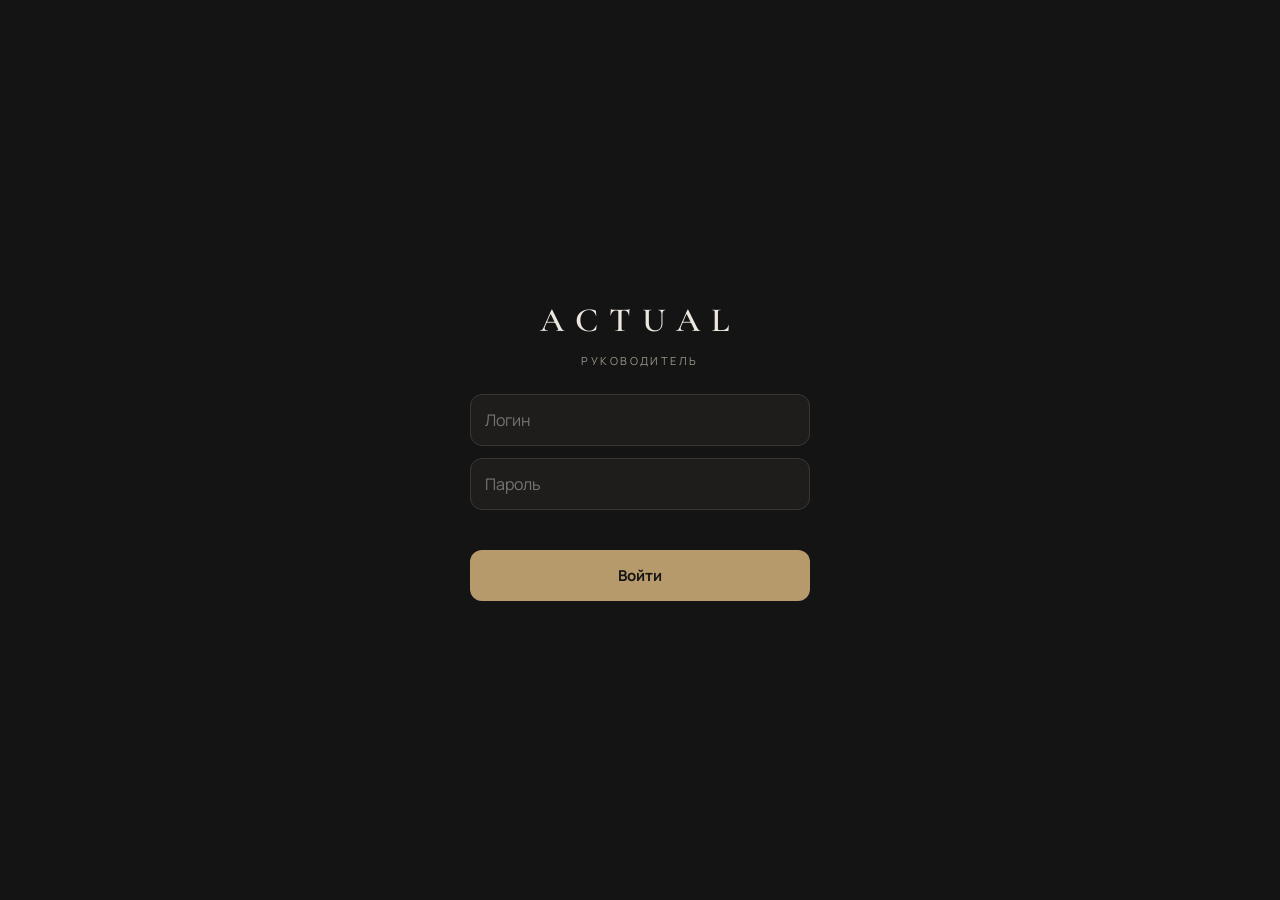
<file: boss/index.html>
<!DOCTYPE html>
<html lang="ru">
<head>
<meta charset="utf-8">
<meta name="viewport" content="width=device-width, initial-scale=1">
<meta name="apple-mobile-web-app-title" content="ACTUAL">
<meta name="apple-mobile-web-app-capable" content="yes">
<meta name="theme-color" content="#141414">
<link rel="apple-touch-icon" href="[data-uri]">
<link rel="icon" href="[data-uri]">
<title>ACTUAL · Руководитель</title>
<meta name="robots" content="noindex">
<link rel="preconnect" href="https://fonts.googleapis.com">
<link href="https://fonts.googleapis.com/css2?family=Cormorant+Garamond:wght@500;600&family=Manrope:wght@400;500;600;700&display=swap" rel="stylesheet">
<style>
:root{
  --bg:#F4F1EC; --surface:#FFFFFF; --ink:#141414; --ink2:#3A3733; --muted:#857E74;
  --line:#E6E0D6; --sand:#B79A6B; --sand-soft:#EFE7DA; --green:#2F6B4F; --red:#A8432F;
  --radius:14px; --serif:'Cormorant Garamond',Georgia,serif; --sans:'Manrope',system-ui,sans-serif;
}
*{box-sizing:border-box}
html,body{margin:0;background:var(--bg);color:var(--ink);font-family:var(--sans);font-size:15px;-webkit-font-smoothing:antialiased}
button,input,select,textarea{font:inherit;color:inherit}
a{color:inherit}
.app{display:flex;min-height:100vh}
/* sidebar */
.side{width:232px;background:var(--ink);color:#EDE8DF;padding:28px 18px;position:sticky;top:0;height:100vh;display:flex;flex-direction:column;gap:6px;flex-shrink:0}
.brand{font-family:var(--serif);font-size:30px;letter-spacing:.32em;font-weight:600;padding:0 10px}
.brand-sub{font-size:11px;letter-spacing:.22em;text-transform:uppercase;color:#9C958A;padding:2px 10px 26px}
.nav a{display:flex;align-items:center;gap:12px;padding:11px 12px;border-radius:10px;text-decoration:none;color:#CFC8BC;font-weight:500;font-size:14px}
.nav a svg{width:18px;height:18px;stroke:currentColor;fill:none;stroke-width:1.6}
.nav a.on{background:#25231F;color:#fff}
.nav a.on svg{stroke:var(--sand)}
.side-foot{margin-top:auto;font-size:12px;color:#8C857A;padding:0 10px;line-height:1.5}
/* main */
main{flex:1;min-width:0;padding:30px 36px 60px;max-width:1240px}
.top{display:flex;align-items:flex-end;justify-content:space-between;gap:16px;flex-wrap:wrap;margin-bottom:22px}
h1{font-family:var(--serif);font-weight:600;font-size:38px;margin:0;line-height:1}
.hello{color:var(--muted);font-size:13px;margin-bottom:6px;letter-spacing:.04em}
.seg{display:inline-flex;max-width:100%;overflow-x:auto;scrollbar-width:none;background:var(--surface);border:1px solid var(--line);border-radius:999px;padding:3px;gap:2px;flex-wrap:nowrap}
.seg button{flex-shrink:0;white-space:nowrap;border:0;background:none;padding:7px 14px;border-radius:999px;cursor:pointer;font-size:13px;color:var(--ink2);font-weight:500}
.seg button.on{background:var(--ink);color:#fff}
.grid{display:grid;gap:14px}
.k4{grid-template-columns:repeat(4,1fr)}
.k3{grid-template-columns:repeat(3,1fr)}
.k2{grid-template-columns:1.4fr 1fr}
.card{background:var(--surface);border:1px solid var(--line);border-radius:var(--radius);padding:18px 20px;min-width:0}
.card h3{margin:0 0 14px;font-size:12px;letter-spacing:.14em;text-transform:uppercase;color:var(--muted);font-weight:600;display:flex;justify-content:space-between;align-items:center;gap:8px}
.kpi .lbl{font-size:12px;color:var(--muted);letter-spacing:.06em;text-transform:uppercase;font-weight:600}
.kpi .val{font-family:var(--serif);font-size:34px;font-weight:600;margin:8px 0 4px;line-height:1.05;white-space:nowrap;overflow:hidden;text-overflow:ellipsis}
.kpi .sub{font-size:12.5px;color:var(--muted)}
.delta{font-weight:600;font-size:12.5px}
.up{color:var(--green)} .down{color:var(--red)}
.mt{margin-top:14px}
.muted{color:var(--muted)}
.small{font-size:12.5px}
.note{font-size:12px;color:var(--muted);margin-top:10px;line-height:1.45}
.dark{background:var(--ink);color:#F3EEE6;border-color:var(--ink)}
.dark .lbl,.dark .sub{color:#A39C91}
.bar{height:6px;background:var(--sand-soft);border-radius:999px;overflow:hidden;margin-top:12px}
.bar i{display:block;height:100%;background:var(--sand);border-radius:999px}
.dark .bar{background:#2E2B27}
.list{display:flex;flex-direction:column}
.row{display:flex;align-items:center;gap:12px;padding:10px 0;border-top:1px solid var(--line)}
.row:first-child{border-top:0}
.row .nm{flex:1;min-width:0;font-size:13.5px;overflow:hidden;text-overflow:ellipsis;white-space:nowrap}
.row .rt{text-align:right;font-size:13px;white-space:nowrap}
.row .rank{width:22px;color:var(--muted);font-size:12px}
.row .nm.wrap{white-space:normal}
.mini{height:3px;background:var(--sand-soft);border-radius:2px;margin-top:5px}
.mini i{display:block;height:100%;background:var(--sand);border-radius:2px}
table{width:100%;border-collapse:collapse;font-size:13.5px}
th{text-align:left;font-size:11.5px;letter-spacing:.08em;text-transform:uppercase;color:var(--muted);font-weight:600;padding:8px 8px;border-bottom:1px solid var(--line);white-space:nowrap}
td{padding:10px 8px;border-bottom:1px solid var(--line);vertical-align:middle}
td.n,th.n{text-align:right;white-space:nowrap}
.tbl{overflow-x:auto}
.btn{border:1px solid var(--ink);background:var(--ink);color:#fff;border-radius:999px;padding:9px 16px;font-size:13px;font-weight:600;cursor:pointer;white-space:nowrap}
.btn.ghost{background:transparent;color:var(--ink)}
.btn.sm{padding:6px 12px;font-size:12px}
.btn.sand{background:var(--sand);border-color:var(--sand)}
.icon-btn{border:0;background:none;cursor:pointer;color:var(--muted);padding:4px 6px;border-radius:6px;font-size:13px}
.icon-btn:hover{background:var(--sand-soft);color:var(--ink)}
.pill{display:inline-block;padding:3px 9px;border-radius:999px;font-size:11.5px;font-weight:600;background:var(--sand-soft);color:#6D5A3A}
.pill.red{background:#F5E1DB;color:var(--red)}
.pill.green{background:#DDEBE3;color:var(--green)}
.empty{padding:22px 4px;color:var(--muted);font-size:13.5px;text-align:center;line-height:1.5}
.err{background:#FBEFEA;border:1px solid #EDCFC4;color:#7D3423;border-radius:10px;padding:10px 12px;font-size:12.5px;margin-top:8px;line-height:1.45}
.skel{background:linear-gradient(90deg,#EEE9E1,#F7F4EF,#EEE9E1);background-size:200% 100%;animation:sk 1.3s infinite;border-radius:6px;color:transparent!important}
@keyframes sk{to{background-position:-200% 0}}
.chart svg{width:100%;height:auto;display:block}
.toolbar{display:flex;gap:8px;align-items:center;flex-wrap:wrap}
input.in,select.in,textarea.in{border:1px solid var(--line);background:#FBFAF7;border-radius:10px;padding:9px 12px;font-size:14px;outline:none;width:100%}
input.in:focus,select.in:focus,textarea.in:focus{border-color:var(--sand)}
.fresh{font-size:11.5px;color:var(--muted)}
.sec-title{font-family:var(--serif);font-size:24px;font-weight:600;margin:28px 0 12px}
/* modal */
.modal-bg{position:fixed;inset:0;background:rgba(20,20,20,.45);display:none;align-items:flex-end;justify-content:center;z-index:50}
.modal-bg.on{display:flex}
.modal{background:var(--surface);width:100%;max-width:480px;border-radius:18px 18px 0 0;padding:22px;max-height:90vh;overflow:auto}
@media(min-width:700px){.modal-bg{align-items:center}.modal{border-radius:18px}}
.modal h2{font-family:var(--serif);font-size:26px;margin:0 0 16px}
.field{margin-bottom:12px}
.field label{display:block;font-size:12px;color:var(--muted);margin-bottom:5px;font-weight:600;letter-spacing:.03em}
.modal .acts{display:flex;gap:8px;justify-content:flex-end;margin-top:18px}
.ai-out{font-size:14.5px;line-height:1.65;color:var(--ink2)}
.ai-out h4{font-family:var(--serif);font-size:20px;margin:16px 0 6px;color:var(--ink)}
.ai-out ul{padding-left:18px;margin:6px 0}
.ai-out li{margin:4px 0}
.chk{width:18px;height:18px;accent-color:var(--ink);cursor:pointer}
.done .nm{text-decoration:line-through;color:var(--muted)}
.ts{border-collapse:separate;border-spacing:3px;width:auto}
.ts td,.ts th{padding:0;border:0;text-align:center;font-size:11px}
.ts th.dh{color:var(--muted);font-weight:600;padding-bottom:4px;min-width:44px;letter-spacing:0;text-transform:none}
.ts th.dh.we{color:#8A6F45}
.ts th.nmc{position:sticky;left:0;background:var(--surface);text-align:left;padding:0 10px 0 0;font-size:13px;z-index:1;text-transform:none;letter-spacing:0;color:var(--ink);white-space:nowrap}
.c{min-width:44px;width:100%;height:38px;border-radius:7px;font-size:11px;border:0;cursor:pointer;background:var(--sand-soft);color:#6D5A3A;font-weight:600;padding:0 2px;line-height:1.15}
.c.off{background:#FAF8F4;color:#CFC7BA;font-weight:400}
.c.late,.c.early{background:#F6E3C3;color:#8A5A12}
.c.absent{background:#F5E1DB;color:var(--red)}
.c.sick{background:#E1E8F2;color:#3B5A85}
.c.dayoff{background:#ECEAE6;color:#857E74}
.c.extra{background:#DDEBE3;color:var(--green)}
.c.fut{opacity:.55}
.c.today{box-shadow:inset 0 0 0 2px var(--ink)}
.legend{display:flex;gap:12px;flex-wrap:wrap;font-size:12px;color:var(--muted);margin-top:10px}
.legend i{display:inline-block;width:12px;height:12px;border-radius:3px;vertical-align:-2px;margin-right:5px}
.sched-grid input{padding:7px 6px;font-size:12.5px;text-align:center}
.sched-grid td{padding:3px}
.tier{display:inline-block;padding:3px 9px;border-radius:999px;font-size:11.5px;font-weight:700}
.t0{background:#F5E1DB;color:var(--red)}.t1{background:#F6E3C3;color:#8A5A12}.t2{background:#DDEBE3;color:var(--green)}.t3{background:#141414;color:#E9D9B8}
.dayrow{display:grid;grid-template-columns:92px 1fr auto;gap:12px;align-items:center;padding:11px 0;border-top:1px solid var(--line);cursor:pointer}
.dayrow:first-child{border-top:0}
.dayrow.td{background:var(--sand-soft);margin:0 -12px;padding:11px 12px;border-radius:10px}
.chips{display:flex;flex-wrap:wrap;gap:5px}
.chip{font-size:11.5px;background:#F6F3EE;border-radius:999px;padding:3px 9px;color:var(--ink2)}
.msg{white-space:pre-wrap;background:#FBFAF7;border:1px solid var(--line);border-radius:12px;padding:14px;font-size:14px;line-height:1.55}
.dcard{border-top:1px solid var(--line);padding:14px 0}
.dcard:first-of-type{border-top:0}
.dhead{display:flex;justify-content:space-between;align-items:baseline;gap:10px;margin-bottom:8px}
.dtbl td,.dtbl th{padding:7px 6px;font-size:12.5px}
.tabbar{display:none}
.toast{position:fixed;left:50%;bottom:90px;transform:translateX(-50%);background:var(--ink);color:#fff;padding:10px 16px;border-radius:999px;font-size:13px;opacity:0;transition:.25s;pointer-events:none;z-index:60}
.toast.on{opacity:1}
@media(max-width:1020px){.k4{grid-template-columns:repeat(2,1fr)}.k2{grid-template-columns:1fr}}
@media(max-width:760px){
  .side{display:none}
  main{padding:18px 14px 100px}
  .mhead{display:flex!important}
  h1{font-size:30px}
  .kpi .val{font-size:27px}
  .k3{grid-template-columns:1fr}
  .card h3 .fresh{display:none}
  .top .toolbar{width:100%}
  .tabbar{display:flex;position:fixed;bottom:0;left:0;right:0;background:var(--ink);padding:6px 4px calc(6px + env(safe-area-inset-bottom));z-index:40;justify-content:space-around}
  .tabbar a{display:flex;flex-direction:column;align-items:center;gap:3px;font-size:8.6px;letter-spacing:-.01em;min-width:0;color:#A39C91;text-decoration:none;padding:5px 1px;flex:1}
  .tabbar a svg{width:20px;height:20px;stroke:currentColor;fill:none;stroke-width:1.6}
  .tabbar a.on{color:#fff}.tabbar a.on svg{stroke:var(--sand)}
  .card{padding:16px}
}
.mhead{display:none;align-items:center;justify-content:space-between;margin-bottom:16px}
.mhead .brand{font-size:22px;padding:0}
.bdrow{display:flex;justify-content:space-between;align-items:baseline;gap:12px;padding:10px 0;border-top:1px solid var(--line,#E6E0D6)}
.bdrow:first-of-type{border-top:0}.bdrow small{display:block;font-size:12px;color:#8a8175;margin-top:2px}
.bdrow.neg b{color:#B4532A}.bdrow.sub b{font-weight:600}.bdrow.total{border-top:2px solid #141414;margin-top:4px}.bdrow.total b{font-size:20px}
</style>
</head>
<body>
<div class="app">
  <aside class="side">
    <div class="brand">ACTUAL</div>
    <div class="brand-sub">Кабинет руководителя</div>
    <nav class="nav" id="nav"></nav>
    <div class="side-foot">ТРЦ Riviera Park · 1 этаж<br>Данные продаж — Paloma365</div>
  </aside>
  <main>
    <div class="mhead"><div class="brand">ACTUAL</div><span class="fresh" id="mfresh"></span></div>
    <div id="view"></div>
  </main>
</div>
<nav class="tabbar" id="tabbar"></nav>
<div class="modal-bg" id="modalBg"><div class="modal" id="modal"></div></div>
<div class="toast" id="toast"></div>
<input type="file" id="empFile" accept=".xlsx,.xls,.csv,application/vnd.openxmlformats-officedocument.spreadsheetml.sheet,application/vnd.ms-excel" style="position:fixed;left:-9999px;width:1px;height:1px;opacity:0">

<style>
#bossLogin{position:fixed;inset:0;z-index:9999;background:#141414;display:flex;align-items:center;justify-content:center;padding:24px}
#bossLogin .bl-box{width:100%;max-width:340px;display:flex;flex-direction:column;gap:12px}
#bossLogin .bl-logo{font-family:'Cormorant Garamond',Georgia,serif;font-size:34px;letter-spacing:.32em;color:#EDE8DF;text-align:center;font-weight:600}
#bossLogin .bl-sub{font-size:11px;letter-spacing:.22em;text-transform:uppercase;color:#9C958A;text-align:center;margin-bottom:14px}
#bossLogin input{border:1px solid #3a3733;background:#1f1d1b;color:#EDE8DF;border-radius:12px;padding:14px;font-size:16px;outline:none}
#bossLogin input:focus{border-color:#B79A6B}
#bossLogin button{border:0;border-radius:12px;padding:15px;background:#B79A6B;color:#141414;font-weight:700;font-size:15px;cursor:pointer}
#bossLogin .bl-err{color:#E08B6A;font-size:13px;min-height:16px}
#bossOut{position:fixed;right:10px;top:10px;z-index:50;border:1px solid #E6E0D6;background:rgba(255,255,255,.9);border-radius:10px;padding:6px 10px;font-size:12px;color:#857E74;cursor:pointer}
</style>
<script>
async function scryptKey(pass, salt, N, r, p, dkLen) {
  var enc = new TextEncoder();
  var pw = await crypto.subtle.importKey("raw", enc.encode(pass), "PBKDF2", false, ["deriveBits"]);
  var blen = 128 * r * p;
  var B = new Uint8Array(await crypto.subtle.deriveBits({ name: "PBKDF2", salt: enc.encode(salt), iterations: 1, hash: "SHA-256" }, pw, blen * 8));
  var R32 = 32 * r;
  var X = new Uint32Array(R32), V = new Uint32Array(R32 * N), Y = new Uint32Array(R32), T = new Uint32Array(16), x = new Uint32Array(16);
  function salsa(B16) {
    for (var i = 0; i < 16; i++) x[i] = B16[i];
    for (i = 0; i < 8; i += 2) {
      var u;
      u = x[0] + x[12]; x[4] ^= (u << 7) | (u >>> 25); u = x[4] + x[0]; x[8] ^= (u << 9) | (u >>> 23);
      u = x[8] + x[4]; x[12] ^= (u << 13) | (u >>> 19); u = x[12] + x[8]; x[0] ^= (u << 18) | (u >>> 14);
      u = x[5] + x[1]; x[9] ^= (u << 7) | (u >>> 25); u = x[9] + x[5]; x[13] ^= (u << 9) | (u >>> 23);
      u = x[13] + x[9]; x[1] ^= (u << 13) | (u >>> 19); u = x[1] + x[13]; x[5] ^= (u << 18) | (u >>> 14);
      u = x[10] + x[6]; x[14] ^= (u << 7) | (u >>> 25); u = x[14] + x[10]; x[2] ^= (u << 9) | (u >>> 23);
      u = x[2] + x[14]; x[6] ^= (u << 13) | (u >>> 19); u = x[6] + x[2]; x[10] ^= (u << 18) | (u >>> 14);
      u = x[15] + x[11]; x[3] ^= (u << 7) | (u >>> 25); u = x[3] + x[15]; x[7] ^= (u << 9) | (u >>> 23);
      u = x[7] + x[3]; x[11] ^= (u << 13) | (u >>> 19); u = x[11] + x[7]; x[15] ^= (u << 18) | (u >>> 14);
      u = x[0] + x[3]; x[1] ^= (u << 7) | (u >>> 25); u = x[1] + x[0]; x[2] ^= (u << 9) | (u >>> 23);
      u = x[2] + x[1]; x[3] ^= (u << 13) | (u >>> 19); u = x[3] + x[2]; x[0] ^= (u << 18) | (u >>> 14);
      u = x[5] + x[4]; x[6] ^= (u << 7) | (u >>> 25); u = x[6] + x[5]; x[7] ^= (u << 9) | (u >>> 23);
      u = x[7] + x[6]; x[4] ^= (u << 13) | (u >>> 19); u = x[4] + x[7]; x[5] ^= (u << 18) | (u >>> 14);
      u = x[10] + x[9]; x[11] ^= (u << 7) | (u >>> 25); u = x[11] + x[10]; x[8] ^= (u << 9) | (u >>> 23);
      u = x[8] + x[11]; x[9] ^= (u << 13) | (u >>> 19); u = x[9] + x[8]; x[10] ^= (u << 18) | (u >>> 14);
      u = x[15] + x[14]; x[12] ^= (u << 7) | (u >>> 25); u = x[12] + x[15]; x[13] ^= (u << 9) | (u >>> 23);
      u = x[13] + x[12]; x[14] ^= (u << 13) | (u >>> 19); u = x[14] + x[13]; x[15] ^= (u << 18) | (u >>> 14);
    }
    for (i = 0; i < 16; i++) B16[i] = (B16[i] + x[i]) >>> 0;
  }
  function blockMix() { // X -> X, через Y
    for (var k = 0; k < 16; k++) T[k] = X[(2 * r - 1) * 16 + k];
    for (var i = 0; i < 2 * r; i++) {
      for (k = 0; k < 16; k++) T[k] ^= X[i * 16 + k];
      salsa(T);
      var off = (i & 1) ? (r + (i >> 1)) * 16 : (i >> 1) * 16;
      for (k = 0; k < 16; k++) Y[off + k] = T[k];
    }
    X.set(Y);
  }
  var dv = new DataView(B.buffer);
  for (var pi = 0; pi < p; pi++) {
    var base = pi * 128 * r;
    for (var i = 0; i < R32; i++) X[i] = dv.getUint32(base + i * 4, true);
    for (i = 0; i < N; i++) { V.set(X, i * R32); blockMix(); }
    for (i = 0; i < N; i++) {
      var j = X[(2 * r - 1) * 16] & (N - 1);
      for (var k = 0; k < R32; k++) X[k] ^= V[j * R32 + k];
      blockMix();
    }
    for (i = 0; i < R32; i++) dv.setUint32(base + i * 4, X[i], true);
  }
  var bk = await crypto.subtle.importKey("raw", enc.encode(pass), "PBKDF2", false, ["deriveBits"]);
  return new Uint8Array(await crypto.subtle.deriveBits({ name: "PBKDF2", salt: B, iterations: 1, hash: "SHA-256" }, bk, dkLen * 8));
}
function b64(s){ return Uint8Array.from(atob(s),function(c){return c.charCodeAt(0)}); }
function hex(u){ return Array.from(u,function(b){return b.toString(16).padStart(2,"0")}).join(""); }
function unhex(h){ var u=new Uint8Array(h.length/2); for(var i=0;i<u.length;i++) u[i]=parseInt(h.substr(i*2,2),16); return u; }
async function aesOpen(keyBytes, box){ var k=await crypto.subtle.importKey("raw",keyBytes,"AES-GCM",false,["decrypt"]); var pt=await crypto.subtle.decrypt({name:"AES-GCM",iv:b64(box.iv)},k,b64(box.ct)); return JSON.parse(new TextDecoder().decode(pt)); }

/* ===== ACTUAL · Руководитель на сайте: вход + Paloma и база через Google ===== */
(function(){
var API="https://script.google.com/macros/s/AKfycbyQyJ7kTF21MbcRgo2IaqUFneBRqY0Ahm85K0fr15mbWcWmE0iU91ZDpij6XCcR1WGfsA/exec";
var TK="boss_tok", tok=null; try{tok=localStorage.getItem(TK)}catch(e){}
function post(a,p){return fetch(API,{method:"POST",body:JSON.stringify({t:tok,a:a,p:p||{}})}).then(function(r){return r.json()}).then(function(j){if(j&&j.error==="auth"){try{localStorage.removeItem(TK)}catch(e){}location.reload()}return j})}
var ready, setReady; ready=new Promise(function(r){setReady=r});
window.bossLogout=function(){try{localStorage.removeItem(TK);localStorage.removeItem("at_tok");localStorage.removeItem("at_boot")}catch(e){}location.href="../team/"};

/* --- вход --- */
function loginUI(){
  var d=document.createElement("div"); d.id="bossLogin";
  d.innerHTML='<div class="bl-box"><div class="bl-logo">ACTUAL</div><div class="bl-sub">Руководитель</div><input id="blL" placeholder="Логин" autocapitalize="none" autocomplete="username"><input id="blP" type="password" placeholder="Пароль" autocomplete="current-password"><div id="blE" class="bl-err"></div><button id="blB">Войти</button></div>';
  document.body.appendChild(d);
  var go=async function(){
    var l=document.getElementById("blL").value.trim().toLowerCase(), p=document.getElementById("blP").value, e=document.getElementById("blE"), b=document.getElementById("blB");
    e.textContent=""; b.disabled=true; b.textContent="Проверяю…";
    try{
      var users=await fetch("../team/d/users.json?t="+Date.now(),{cache:"no-store"}).then(function(r){return r.json()});
      var salt=users[l]; var key=await scryptKey(p, salt||"no-such-user", 16384, 8, 1, 32); if(!salt) throw new Error("wrong");
      var box=await fetch("../team/d/"+l+".json?t="+Date.now(),{cache:"no-store"}).then(function(r){return r.json()});
      var m; try{ m=await aesOpen(key,box) }catch(x){ throw new Error("wrong") }
      if(!m.body||!m.body.me||m.body.me.role!=="admin") throw new Error("role");
      tok=JSON.stringify({l:l,k:hex(key)}); try{localStorage.setItem(TK,tok)}catch(x){}
      d.remove(); syncTeam(); setReady();
    }catch(x){ e.textContent=x.message==="role"?"Этот вход только для руководителя":x.message==="wrong"?"Неверный логин или пароль":"Нет соединения, попробуйте ещё раз"; b.disabled=false; b.textContent="Войти"; }
  };
  document.getElementById("blB").onclick=go; document.getElementById("blP").onkeydown=function(ev){if(ev.key==="Enter")go()};
}
function syncTeam(){ try{ var cur=localStorage.getItem("at_tok"), want=JSON.stringify(tok); if(cur!==want){ localStorage.setItem("at_tok",want); localStorage.removeItem("at_boot"); } }catch(e){} }
if(tok) syncTeam();
if(tok) setReady(); else if(document.body) loginUI(); else document.addEventListener("DOMContentLoaded",loginUI);

/* --- Paloma через Google --- */
var q=[], qt=null, mem={};
function flush(){ qt=null; var batch=q.splice(0,25); if(q.length) qt=setTimeout(flush,0);
  post("paloma",{calls:batch.map(function(x){return {tool:x.tool,args:x.args,ttl:x.ttl}})}).then(function(j){
    batch.forEach(function(x,i){ var r=j&&j.ok&&j.results?j.results[i]:null;
      if(r&&r.ok&&r.payload&&r.payload.success===false) x.rej({code:r.payload.reason||"tool_error",message:r.payload.message||"Paloma не вернула данные"});
      else if(r&&r.ok){ mem[x.k]={t:Date.now(),payload:r.payload}; x.res({payload:r.payload}); }
      else x.rej({code:(r&&r.error)||(j&&j.error)||"unavailable",message:(r&&r.detail)||(j&&j.error)||"Paloma недоступна"}); });
  }).catch(function(){ batch.forEach(function(x){x.rej({code:"unavailable",message:"Нет соединения"})}) });
}
function callTool(srv,tool,args,opt){
  var c=(opt&&opt.cache)||{}, k=tool+JSON.stringify(args||{}), st=c.staleTime||0, m=mem[k];
  if(m&&!c.refresh&&Date.now()-m.t<st) return Promise.resolve({payload:m.payload});
  var ttl=c.refresh?0:Math.min(21600,Math.round(st/1000));
  return new Promise(function(res,rej){ q.push({tool:tool,args:args||{},ttl:ttl,k:k,res:res,rej:rej}); if(!qt) qt=setTimeout(flush,40); });
}
function watchTool(srv,tool,args,cb,opt){
  var dead=false, run=function(force){ callTool(srv,tool,args,force?{cache:{refresh:true}}:opt).then(function(r){ if(!dead) cb({type:"data",result:{payload:r.payload,cache:{storedAt:Date.now()}}}) },function(e){ if(!dead) cb({type:"error",error:e}) }) };
  run(false); var iv=opt&&opt.refetchInterval?setInterval(function(){run(true)},opt.refetchInterval):null;
  return function(){dead=true; if(iv) clearInterval(iv)};
}
var MCP={callTool:callTool,watchTool:watchTool,__retry:true};

/* --- база (сотрудники, планы, финансы…) в Google-таблице --- */
var docs={}, loaded=false, colL={}, docL={}, wq=[], wt=null;
function snapOf(c){ var pre=c+"/", out=[]; Object.keys(docs).forEach(function(k){ if(k.indexOf(pre)===0&&k.slice(pre.length).indexOf("/")<0){ var v=docs[k]; out.push({id:k.slice(pre.length),data:function(){return JSON.parse(JSON.stringify(v))}}) } }); return {docs:out,metadata:{fromCache:false},size:out.length,empty:!out.length}; }
function docSnap(p){ var v=docs[p]; return {id:p.split("/").pop(),exists:v!==undefined,data:function(){return v===undefined?undefined:JSON.parse(JSON.stringify(v))}}; }
function notify(path){ var c=path?path.split("/")[0]:null; Object.keys(colL).forEach(function(k){ if(!c||k===c) colL[k].forEach(function(f){f(snapOf(k))}) }); Object.keys(docL).forEach(function(k){ if(!path||k===path) docL[k].forEach(function(f){f(docSnap(k))}) }); }
function loadAll(){ return post("kvGet",{prefix:""}).then(function(j){ if(!j.ok) throw j; var n={}; j.docs.forEach(function(d){ try{n[d[0]]=JSON.parse(d[1])}catch(e){} }); var ch=JSON.stringify(n)!==JSON.stringify(docs); docs=n; loaded=true; if(ch) notify(null); }); }
function wflush(){ wt=null; var b=wq.splice(0); var set=[],del=[]; b.forEach(function(x){ if(x.del) del.push(x.p); else set.push([x.p,JSON.stringify(x.v)]) });
  post("kvSet",{set:set,del:del}).then(function(j){ b.forEach(function(x){ j&&j.ok?x.res():x.rej({code:"unavailable"}) }) }).catch(function(){ b.forEach(function(x){x.rej({code:"unavailable"})}) }); }
function write(p,v,del){ if(del) delete docs[p]; else docs[p]=JSON.parse(JSON.stringify(v)); notify(p); return new Promise(function(res,rej){ wq.push({p:p,v:v,del:del,res:res,rej:rej}); if(!wt) wt=setTimeout(wflush,60); }); }
function docRef(p){ return {id:p.split("/").pop(),path:p,
  set:function(v){return write(p,v,false)}, update:function(v){return write(p,Object.assign({},docs[p]||{},v),false)}, delete:function(){return write(p,null,true)},
  get:function(){return (loaded?Promise.resolve():loadAll()).then(function(){return docSnap(p)})},
  onSnapshot:function(cb,err){ (docL[p]=docL[p]||[]).push(cb); if(loaded) cb(docSnap(p)); return function(){docL[p]=docL[p].filter(function(f){return f!==cb})} } }; }
function rid(){ var a="abcdefghijklmnopqrstuvwxyzABCDEFGHIJKLMNOPQRSTUVWXYZ0123456789",s=""; var r=crypto.getRandomValues(new Uint8Array(20)); for(var i=0;i<20;i++) s+=a[r[i]%62]; return s; }
var DB={ collection:function(c){ return { doc:function(id){return docRef(c+"/"+id)}, add:function(v){ var id=rid(); return write(c+"/"+id,v,false).then(function(){return {id:id}}) },
  onSnapshot:function(cb,err){ (colL[c]=colL[c]||[]).push(cb); if(loaded) cb(snapOf(c)); else loadAll().catch(function(e){ if(err) err({code:"unavailable"}) }); return function(){colL[c]=colL[c].filter(function(f){return f!==cb})} } } },
  doc:function(p){ return docRef(p) } };
setInterval(function(){ if(tok&&document.visibilityState==="visible"&&!wq.length) loadAll().catch(function(){}) }, 60000);

window.claude={ use:function(n){ return ready.then(function(){ return n==="mcp"?MCP:n==="db"?DB:null }) } };
})();

</script>
<button id="bossOut" onclick="if(confirm('Выйти?'))bossLogout()">Выйти</button>
<style>
/* ===== AI-офис: котики-сотрудники ===== */
#office .of-stage{position:relative;border-radius:18px;overflow:hidden;background:#EDE6DA;border:1px solid var(--line);margin-bottom:12px}
#office .of-scroll{overflow-x:auto;scrollbar-width:none;-webkit-overflow-scrolling:touch}
#office .of-scroll::-webkit-scrollbar{display:none}
#office .of-scene{display:block;width:100%;min-width:760px;height:auto;user-select:none}
#office .of-hint{display:none;position:absolute;right:10px;bottom:10px;background:rgba(20,20,20,.72);color:#fff;font-size:11px;padding:5px 9px;border-radius:999px;pointer-events:none}
#office .of-mode{position:absolute;left:12px;top:12px;background:rgba(20,20,20,.78);color:#fff;font-size:12px;font-weight:600;padding:6px 11px;border-radius:999px;display:none}
#office .of-mode.on{display:block}
#office .cat{cursor:pointer}
#office .cat .head{transition:transform .6s ease;transform-origin:0 -50px}
#office .cat .pup{transition:transform .5s ease}
#office .cat.look-l .head{transform:rotate(-9deg)}#office .cat.look-l .pup{transform:translateX(-1.6px)}
#office .cat.look-r .head{transform:rotate(9deg)}#office .cat.look-r .pup{transform:translateX(1.6px)}
#office .cat.look-u .pup{transform:translateY(-1.4px)}
#office .cat .eyes{animation:ofBlink 4.6s infinite;transform-origin:0 -52px}
#office .cat .shut,#office .cat .zz,#office .cat .dots,#office .cat .mug,#office .cat .heart{display:none}
#office .cat .armR{transition:transform .5s ease;transform-origin:13px -34px}
#office .cat.sip .mug{display:block}
#office .cat.sip .armR{transform:rotate(-58deg)}
#office .cat.stretch .armL{transform:rotate(150deg)}#office .cat.stretch .armR{transform:rotate(-150deg)}
#office .cat .armL{transition:transform .6s ease;transform-origin:-13px -34px}
#office .cat.stretch .eyes .open{display:none}#office .cat.stretch .shut{display:block}
#office .cat.love .heart{display:block}
#office .cat.work .dots{display:block}
#office .cat.work .bod{animation:ofType .32s ease-in-out infinite alternate}
#office .cat.work .armL{animation:ofTapL .32s ease-in-out infinite alternate}
#office .cat.work .armR{animation:ofTapR .32s ease-in-out infinite alternate}
#office .cat.sleep .eyes .open{display:none}#office .cat.sleep .shut{display:block}#office .cat.sleep .zz{display:block}
#office .cat.sleep .head{transform:rotate(14deg) translateY(4px)}
#office .cat.sleep .bod{animation:ofBreath 3.4s ease-in-out infinite}
#office .cat .tail{animation:ofTail 3s ease-in-out infinite;transform-origin:10px -16px}
#office .cat.sleep .tail{animation:none}
#office .cat .dots circle{animation:ofDot 1.2s infinite}
#office .cat .dots circle:nth-child(3){animation-delay:.2s}#office .cat .dots circle:nth-child(4){animation-delay:.4s}
#office .cat .zz text{animation:ofZ 3s ease-out infinite}
#office .cat .zz text:nth-child(2){animation-delay:1s}#office .cat .zz text:nth-child(3){animation-delay:2s}
#office .cat .heart{animation:ofHeart 1.6s ease-out forwards}
#office .cat.sel .tagbg{fill:#B79A6B}
#office .lap .glow{opacity:0;transition:opacity .4s}
#office .lap.on .glow{opacity:1;animation:ofGlow 2s ease-in-out infinite}
#office .steam{animation:ofSteam 2.8s ease-out infinite}
#office .steam.s2{animation-delay:1.4s}
#office .clockh{transform-origin:640px 92px;animation:ofSpin 60s linear infinite}
#office .night{opacity:0;transition:opacity 1.2s;pointer-events:none}
#office.sleepy .night{opacity:.32}
@keyframes ofType{from{transform:translateY(0)}to{transform:translateY(1px)}}
@keyframes ofTapL{from{transform:rotate(0)}to{transform:rotate(-7deg)}}
@keyframes ofTapR{from{transform:rotate(-7deg)}to{transform:rotate(0)}}
@keyframes ofBreath{50%{transform:translateY(1.2px) scale(1.01)}}
@keyframes ofTail{0%,100%{transform:rotate(0)}50%{transform:rotate(16deg)}}
@keyframes ofBlink{0%,93%,100%{transform:scaleY(1)}96%{transform:scaleY(.1)}}
@keyframes ofDot{0%,60%,100%{opacity:.25}30%{opacity:1}}
@keyframes ofGlow{50%{opacity:.45}}
@keyframes ofSteam{0%{opacity:0;transform:translateY(3px)}40%{opacity:.8}100%{opacity:0;transform:translateY(-9px)}}
@keyframes ofSpin{to{transform:rotate(360deg)}}
@keyframes ofZ{0%{opacity:0;transform:translate(0,0) scale(.7)}25%{opacity:1}100%{opacity:0;transform:translate(10px,-22px) scale(1.15)}}
@keyframes ofHeart{0%{opacity:0;transform:translateY(0) scale(.5)}30%{opacity:1;transform:translateY(-6px) scale(1.1)}100%{opacity:0;transform:translateY(-22px) scale(1)}}
@keyframes ofPulse{50%{opacity:.35}}
#office .of-team{display:grid;grid-template-columns:repeat(6,minmax(0,1fr));gap:10px;margin-bottom:18px}
#office .of-card{background:var(--surface);border:1px solid var(--line);border-radius:var(--radius);padding:12px;display:flex;flex-direction:column;gap:6px;cursor:pointer;transition:border-color .2s,box-shadow .2s}
#office .of-card.on{border-color:var(--sand);box-shadow:0 0 0 1px var(--sand)}
#office .of-card.busy{background:#141414;border-color:#141414;color:#EDE8DF}
#office .of-ava{width:46px;height:46px;border-radius:50%;background:var(--sand-soft);overflow:hidden;flex-shrink:0}
#office .of-card.busy .of-ava{background:#2a2622}
#office .of-ch{display:flex;align-items:center;gap:9px}
#office .of-cn{font-weight:700;font-size:14px;line-height:1.15}
#office .of-cr{font-size:11.5px;color:var(--muted);line-height:1.2}
#office .of-card.busy .of-cr{color:#9C958A}
#office .of-cs{display:flex;align-items:center;gap:6px;font-size:11px;font-weight:700;letter-spacing:.06em;text-transform:uppercase;color:var(--muted)}
#office .of-cs i{width:7px;height:7px;border-radius:50%;background:#c9c1b4}
#office .of-card.busy .of-cs{color:var(--sand)}
#office .of-card.busy .of-cs i{background:var(--sand);animation:ofPulse 1.4s infinite}
#office .of-ct{font-size:12px;color:var(--ink2);line-height:1.35;display:-webkit-box;-webkit-line-clamp:2;-webkit-box-orient:vertical;overflow:hidden;min-height:32px}
#office .of-card.busy .of-ct{color:#CFC8BC}
#office .of-ask textarea,#office .of-fb textarea{width:100%;min-height:96px;resize:vertical;border:1px solid var(--line);border-radius:12px;padding:12px 14px;background:#FBFAF7;font-size:15px;line-height:1.45;outline:none}
#office .of-fb textarea{min-height:64px;font-size:14px}
#office .of-ask textarea:focus,#office .of-fb textarea:focus{border-color:var(--sand)}
#office .of-to{display:flex;gap:6px;overflow-x:auto;scrollbar-width:none;margin:0 0 10px;padding-bottom:2px}
#office .of-to::-webkit-scrollbar{display:none}
#office .of-to button{flex-shrink:0;border:1px solid var(--line);background:var(--surface);border-radius:999px;padding:7px 12px;font-size:13px;font-weight:600;cursor:pointer;color:var(--ink2)}
#office .of-to button.on{background:var(--ink);color:#fff;border-color:var(--ink)}
#office .of-chips{display:flex;flex-wrap:wrap;gap:6px;margin:10px 0 12px}
#office .of-chip{border:1px solid var(--line);background:var(--surface);border-radius:999px;padding:6px 11px;font-size:12.5px;cursor:pointer;color:var(--ink2)}
#office .of-chip.cmd{background:var(--sand-soft);border-color:transparent}
#office .of-chip:hover{border-color:var(--sand)}
#office .of-row{display:flex;align-items:center;justify-content:space-between;gap:12px;flex-wrap:wrap}
#office .of-go{border:0;border-radius:12px;padding:12px 20px;background:var(--ink);color:#fff;font-weight:700;cursor:pointer}
#office .of-go.sm{padding:9px 14px;font-size:13px}
#office .of-go[disabled]{opacity:.5;cursor:default}
#office .of-note{font-size:12.5px;color:var(--muted);line-height:1.45}
#office .of-note.err{color:var(--red)}
#office .of-res{margin-top:18px}
#office .of-item{background:var(--surface);border:1px solid var(--line);border-radius:var(--radius);margin-bottom:10px;overflow:hidden}
#office .of-item>button{all:unset;box-sizing:border-box;width:100%;display:flex;gap:12px;align-items:flex-start;justify-content:space-between;padding:14px 16px;cursor:pointer}
#office .of-item .t{font-weight:600;line-height:1.35}
#office .of-item .d{font-size:12px;color:var(--muted);margin-top:3px}
#office .of-badge{flex-shrink:0;font-size:11px;font-weight:700;letter-spacing:.05em;text-transform:uppercase;padding:4px 9px;border-radius:999px;background:var(--sand-soft);color:#7a6440}
#office .of-badge.done{background:#E3EDE6;color:var(--green)}
#office .of-body{border-top:1px solid var(--line);padding:4px 16px 14px}
#office .of-sec{padding:12px 0;border-bottom:1px solid var(--line)}
#office .of-sec:last-child{border-bottom:0}
#office .of-sec h4{margin:0 0 8px;font-size:12px;letter-spacing:.12em;text-transform:uppercase;color:var(--muted);display:flex;justify-content:space-between;align-items:center;gap:8px}
#office .of-sec h4 button{all:unset;cursor:pointer;font-size:11px;letter-spacing:.04em;text-transform:none;color:#7a6440;border:1px solid var(--line);border-radius:8px;padding:3px 8px}
#office .of-sec pre{margin:0;white-space:pre-wrap;word-wrap:break-word;font-family:var(--sans);font-size:14px;line-height:1.55;color:var(--ink2)}
#office .of-fb{padding-top:12px}
#office .of-fb select{border:1px solid var(--line);border-radius:10px;padding:8px 10px;background:var(--surface);font-size:13px}
@media (max-width:1100px){#office .of-team{grid-template-columns:repeat(3,minmax(0,1fr))}}
@media (max-width:700px){#office .of-team{grid-template-columns:1fr 1fr;gap:8px}#office .of-hint{display:block}#office .of-card{padding:10px}#office .of-ava{width:40px;height:40px}}
@media (prefers-reduced-motion:reduce){#office *{animation:none!important;transition:none!important}}
</style>
<script>
/* ===== AI-офис: котики-сотрудники, задачи, доработки, команды «спите / проснитесь» ===== */
(function(){
var HOOK="https://actual.app.n8n.cloud/webhook/";
var TEAM=[
  {id:"strategist",name:"Стратег",role:"Контент-стратег",fur:"#F0A55A",dark:"#C9762F",suit:"#2B3A55",tie:"#C9A24A",pat:"tabby",acc:"none",desk:95},
  {id:"creative",name:"Креатив",role:"Креативный директор",fur:"#B4B9C0",dark:"#7C828A",suit:"#1F1F1F",tie:"#6B8F71",pat:"tabby",acc:"beret",desk:220},
  {id:"copywriter",name:"Копирайтер",role:"Копирайтер",fur:"#FBF8F2",dark:"#E3DBCD",suit:"#7A2E2E",tie:"#C9A24A",pat:"none",acc:"glasses",desk:345},
  {id:"director",name:"Режиссёр",role:"Режиссёр",fur:"#2F2F33",dark:"#18181A",suit:"#5A5F66",tie:"#A8432F",pat:"none",acc:"cap",desk:470},
  {id:"editor",name:"Монтажёр",role:"Монтажёр-редактор",fur:"#F1E4CF",dark:"#7A5640",pat:"siamese",suit:"#4B5A3C",tie:"#C9A24A",acc:"phones",desk:595},
  {id:"consultant",name:"Консультант",role:"Комментарии и ответы клиентам",fur:"#FBF8F2",dark:"#2F2F33",suit:"#B79A6B",tie:"#141414",pat:"calico",acc:"headset",desk:720}
];
var CHAIN=["strategist","creative","copywriter","director","editor"];
var IDEAS={
  team:["Подготовь к публикации мой проект (текст вставлю ниже): подпись, хэштеги, сторис, время выхода","Reels с новинками The Great Steppe","Контент-план на неделю","Пост к выходным: худи + трико двойкой","Сторис: почему мужчины выбирают ACTUAL"],
  strategist:["Контент-план на неделю","Какие товары продвигать в этом месяце","Рубрики для ленты ACTUAL"],
  creative:["Идея фотосессии The Great Steppe","Стиль сторис в чёрно-золотом","Концепция обложек для Reels"],
  copywriter:["Подпись к посту с двойкой","Описание худи TGS для сайта и Kaspi","5 хуков для Reels"],
  director:["Раскадровка Reels 20 секунд в бутике","Сценарий примерки «до и после»","Как снять новинки на телефон"],
  editor:["План монтажа Reels 15 секунд","Отредактируй мой текст","Проверь пост на риски для Instagram"],
  consultant:["Ответы на комментарии (вставлю комментарии ниже)","Instagram: «Сколько стоит?»","WhatsApp: «Есть размер L?»","TikTok: «Доставка в Астану есть?»"]
};
var CMDS=["Спите","Проснитесь","Перерыв на кофе"];
var SECS=[["strategy","Бриф стратега"],["concept","Концепция"],["copy","Тексты и подпись"],["script","Сценарий съёмки"],["edit","Монтаж и чек-лист"]];
var STALE=20*60*1000, SEATY=344;
var O={agents:{},tasks:null,tasksErr:"",err:"",sending:false,note:"",noteErr:false,timer:null,open:{},fresh:0,draft:"",to:"team",gm:false,group:[],idle:{},fbTo:{},sleep:{},coffeeUntil:0};
try{O.sleep=JSON.parse(localStorage.getItem("of_sleep")||"{}")||{}}catch(x){O.sleep={}}
var reduce=window.matchMedia&&matchMedia("(prefers-reduced-motion: reduce)").matches;

function tok(){try{return localStorage.getItem("boss_tok")}catch(e){return null}}
function e(s){return String(s==null?"":s).replace(/[&<>"']/g,function(c){return {"&":"&amp;","<":"&lt;",">":"&gt;",'"':"&quot;","'":"&#39;"}[c]})}
function hm(iso){var d=new Date(iso);return isNaN(d)?"":d.toLocaleTimeString("ru-RU",{hour:"2-digit",minute:"2-digit"})}
function ago(iso){var d=Date.parse(iso);if(!d)return "";var m=Math.round((Date.now()-d)/60000);if(m<1)return "только что";if(m<60)return m+" мин назад";var h=Math.round(m/60);if(h<24)return h+" ч назад";return new Date(d).toLocaleDateString("ru-RU",{day:"numeric",month:"short"})}
function clean(t){return String(t||"").replace(/\*\*(.+?)\*\*/g,"$1").replace(/^#{1,6}\s*/gm,"").replace(/^\s*[-*]\s+/gm,"• ").trim()}
function busy(id){var a=O.agents[id];return !!(a&&a.status==="working"&&(Date.now()-Date.parse(a.updated||0))<STALE)}
function byId(id){return TEAM.filter(function(t){return t.id===id})[0]}
function ids(to){return to==="team"?TEAM.map(function(c){return c.id}):String(to||"").split(",").filter(byId)}
function nameOf(to){if(!to||to==="team")return "Вся команда";return ids(to).map(function(i){return byId(i).name}).join(" + ")}
function tgt(){return O.gm?(O.group.length>=2?O.group.join(","):null):O.to}
function isSel(id){return O.gm?O.group.indexOf(id)>=0:O.to===id}
function post(path,body){var f=new URLSearchParams();Object.keys(body).forEach(function(k){f.append(k,body[k]==null?"":String(body[k]))});return fetch(HOOK+path,{method:"POST",body:f}).then(function(r){return r.json().catch(function(){return {ok:false,error:r.status===401?"auth":"bad"}})})}
function rnd(a,b){return a+Math.random()*(b-a)}
function saveSleep(){try{localStorage.setItem("of_sleep",JSON.stringify(O.sleep))}catch(x){}}

/* ---------- милый котик (сидит за столом) ---------- */
function catSVG(c,opts){
  opts=opts||{};
  var f=c.fur,d=c.dark,s=c.suit,blk=(f==="#2F2F33");
  var eye=blk?"#D4E06E":"#2A211B";
  var p='<path class="tail" d="M10 -16 q22 -2 20 -22 q-1 -9 -8 -8" fill="none" stroke="'+(c.pat==="siamese"?d:f)+'" stroke-width="6" stroke-linecap="round"/>';
  // тело (пухлое, короткое)
  var b='<path d="M-15 -38 q15 -6 30 0 q4 14 3 30 q-18 5 -36 0 q-1 -16 3 -30z" fill="'+s+'"/>'+
    '<path d="M-5.5 -39 L0 -27 L5.5 -39z" fill="#FBFAF7"/><path d="M-1.8 -37.5 h3.6 l1.1 8.5 l-2.9 3.2 l-2.9 -3.2z" fill="'+c.tie+'"/>'+
    '<path d="M-5.5 -39 L-1.2 -26 M5.5 -39 L1.2 -26" stroke="rgba(0,0,0,.25)" stroke-width="1.2" fill="none"/>'+
    '<line x1="-4" y1="-37" x2="8" y2="-31" stroke="#C9A24A" stroke-width="1"/><rect x="5.5" y="-32" width="8" height="10" rx="1.4" fill="#FBFAF7" stroke="rgba(0,0,0,.14)" stroke-width=".5"/><rect x="5.5" y="-32" width="8" height="2.6" rx="1" fill="#C9A24A"/><circle cx="8" cy="-26.4" r="1.4" fill="#E3DBCD"/><rect x="10" y="-27" width="2.6" height=".9" fill="#B9B2A6"/><rect x="7" y="-24.4" width="5" height=".9" fill="#B9B2A6"/>'+
    '<g class="armL"><rect x="-21" y="-36" width="7.5" height="17" rx="3.7" fill="'+s+'" transform="rotate(10 -17 -36)"/><circle cx="-20" cy="-19" r="4" fill="'+f+'"/><circle cx="-21.4" cy="-17.6" r=".9" fill="#F2B8B0"/><circle cx="-18.6" cy="-17.6" r=".9" fill="#F2B8B0"/></g>'+
    '<g class="armR"><rect x="13.5" y="-36" width="7.5" height="17" rx="3.7" fill="'+s+'" transform="rotate(-10 17 -36)"/><circle cx="20" cy="-19" r="4" fill="'+f+'"/><circle cx="18.6" cy="-17.6" r=".9" fill="#F2B8B0"/><circle cx="21.4" cy="-17.6" r=".9" fill="#F2B8B0"/>'+
      '<g class="mug"><rect x="16" y="-27" width="8.5" height="9.5" rx="2" fill="#FBFAF7" stroke="#C9A24A" stroke-width=".9"/><path d="M24.5 -24.5 q3 0 3 2.5 t-3 2.5" fill="none" stroke="#C9A24A" stroke-width="1"/><path class="steam" d="M18.5 -30 q-1.5 -3 0 -6" stroke="#B9B2A6" stroke-width="1.1" fill="none"/><path class="steam s2" d="M22 -30 q1.5 -3 0 -6" stroke="#B9B2A6" stroke-width="1.1" fill="none"/></g></g>';
  // голова (большая, чиби)
  var earL=(c.pat==="siamese"?d:(c.pat==="calico"?"#2F2F33":f)), earR=(c.pat==="calico"?"#F0A55A":earL);
  var h='<path d="M-17 -60 L-14 -82 L-3 -71z" fill="'+earL+'"/><path d="M17 -60 L14 -82 L3 -71z" fill="'+earR+'"/>'+
    '<path d="M-14.2 -63.5 L-12.6 -77 L-6 -70.5z" fill="#F7BDB4"/><path d="M14.2 -63.5 L12.6 -77 L6 -70.5z" fill="#F7BDB4"/>'+
    '<ellipse cx="0" cy="-54" rx="19.5" ry="17.5" fill="'+f+'"/>';
  if(c.pat==="tabby") h+='<path d="M-4.5 -70 v5.5 M0 -71.5 v6.5 M4.5 -70 v5.5" stroke="'+d+'" stroke-width="2" stroke-linecap="round"/><path d="M-19 -55 h4.5 M-18.6 -51 h4 M19 -55 h-4.5 M18.6 -51 h-4" stroke="'+d+'" stroke-width="1.6" stroke-linecap="round"/>';
  if(c.pat==="siamese") h+='<ellipse cx="0" cy="-49" rx="10" ry="8.5" fill="'+d+'" opacity=".5"/>';
  if(c.pat==="calico") h+='<path d="M-19.4 -57 q2 -14 13 -14 q-2 9 -13 14z" fill="#F0A55A"/><path d="M19.4 -58 q-3 -12 -12 -13 q1 9 12 13z" fill="#2F2F33"/>';
  h+='<ellipse cx="0" cy="-46.5" rx="8" ry="5.6" fill="'+(blk?"#3a3a3f":"#FFFFFF")+'" opacity="'+(blk?".9":".55")+'"/>'+
    '<ellipse cx="-10.5" cy="-46" rx="4" ry="2.6" fill="#F7A9A0" opacity=".55"/><ellipse cx="10.5" cy="-46" rx="4" ry="2.6" fill="#F7A9A0" opacity=".55"/>'+
    '<g class="eyes"><g class="open">'+
      '<ellipse cx="-7" cy="-54" rx="4" ry="4.8" fill="'+eye+'"/><ellipse cx="7" cy="-54" rx="4" ry="4.8" fill="'+eye+'"/>'+
      '<g class="pup">'+(blk?'<ellipse cx="-7" cy="-54" rx="1.3" ry="3.8" fill="#111"/><ellipse cx="7" cy="-54" rx="1.3" ry="3.8" fill="#111"/>':'')+
      '<circle cx="-5.6" cy="-55.8" r="1.6" fill="#fff"/><circle cx="8.4" cy="-55.8" r="1.6" fill="#fff"/><circle cx="-8.2" cy="-52.4" r=".8" fill="#fff"/><circle cx="5.8" cy="-52.4" r=".8" fill="#fff"/></g></g>'+
      '<g class="shut"><path d="M-10.5 -53.5 q3.5 3 7 0 M3.5 -53.5 q3.5 3 7 0" stroke="'+(blk?"#999":"#2A211B")+'" stroke-width="1.5" fill="none" stroke-linecap="round"/></g></g>'+
    '<path d="M-2 -48.6 h4 l-2 2.2z" fill="#E58C8C"/><path d="M0 -46.4 q-1.8 2.4 -3.8 1 M0 -46.4 q1.8 2.4 3.8 1" stroke="'+(blk?"#9a9a9a":"#6B4A36")+'" stroke-width="1" fill="none" stroke-linecap="round"/>'+
    '<path d="M-8 -48.5 l-11 -2 M-8 -46.5 l-11 1.5 M8 -48.5 l11 -2 M8 -46.5 l11 1.5" stroke="'+(blk?"#777":"rgba(60,45,35,.4)")+'" stroke-width=".7"/>';
  if(c.acc==="glasses") h+='<circle cx="-7" cy="-54" r="6" fill="none" stroke="#141414" stroke-width="1.3"/><circle cx="7" cy="-54" r="6" fill="none" stroke="#141414" stroke-width="1.3"/><path d="M-1 -54 h2" stroke="#141414" stroke-width="1.3"/>';
  if(c.acc==="beret") h+='<path d="M-16 -66 q2 -11 17 -11 q14 0 16 9 q-16 -4 -33 2z" fill="#8E3434"/><circle cx="2" cy="-77.5" r="2" fill="#8E3434"/>';
  if(c.acc==="cap") h+='<path d="M-16 -63 q1 -13 16 -13 q15 0 16 13z" fill="#141414"/><rect x="-26" y="-64.5" width="14" height="3.6" rx="1.8" fill="#141414"/><text x="0" y="-66" text-anchor="middle" font-size="6.5" font-weight="700" fill="#C9A24A" font-family="Manrope,sans-serif">A</text>';
  if(c.acc==="phones") h+='<path d="M-19 -56 q0 -24 19 -24 q19 0 19 24" fill="none" stroke="#141414" stroke-width="2.6"/><rect x="-23" y="-60" width="7" height="12" rx="3" fill="#C9A24A"/><rect x="16" y="-60" width="7" height="12" rx="3" fill="#C9A24A"/>';
  if(c.acc==="headset") h+='<path d="M-19 -56 q0 -24 19 -24 q19 0 19 24" fill="none" stroke="#141414" stroke-width="2.2"/><rect x="-22.5" y="-58" width="6" height="10" rx="2.5" fill="#141414"/><path d="M-19.5 -48 q1 9 10 8" fill="none" stroke="#141414" stroke-width="1.4"/><circle cx="-9" cy="-40" r="1.8" fill="#C9A24A"/>';
  var extra='<g class="dots" transform="translate(22 -98)"><rect width="28" height="15" rx="7.5" fill="#FBFAF7" stroke="rgba(0,0,0,.12)"/><circle cx="8" cy="7.5" r="2" fill="#141414"/><circle cx="14" cy="7.5" r="2" fill="#141414"/><circle cx="20" cy="7.5" r="2" fill="#141414"/></g>'+
    '<g class="zz" font-family="Manrope,system-ui,sans-serif" font-weight="800" fill="#7C93A8"><text x="18" y="-78" font-size="10">z</text><text x="24" y="-86" font-size="12">z</text><text x="30" y="-94" font-size="14">Z</text></g>'+
    '<g class="heart" transform="translate(-4 -92)"><path d="M0 3 c-4 -4 -9 -1 -6 4 l6 5 l6 -5 c3 -5 -2 -8 -6 -4z" fill="#E58C8C"/></g>';
  var inner='<g class="bod">'+p+b+'<g class="head">'+h+'</g></g>';
  if(opts.noTag) return inner;
  var sc=1.55;
  var tag='<g transform="translate(0 -142)"><rect class="tagbg" x="'+(-c.name.length*3-8)+'" y="-9" width="'+(c.name.length*6+16)+'" height="14" rx="7" fill="#141414" opacity=".82"/><text x="0" y="1.6" text-anchor="middle" font-size="8.5" font-weight="700" fill="#fff" font-family="Manrope,system-ui,sans-serif">'+e(c.name)+'</text></g>';
  return '<g transform="scale('+sc+')">'+inner+extra+'</g>'+tag;
}
function avatar(c){return '<svg viewBox="-22 -84 44 44" width="100%" height="100%">'+catSVG(c,{noTag:true}).replace('class="tail"','class="tail" style="display:none"')+'</svg>'}

/* ---------- офис ---------- */
function desk(c){
  var x=c.desk;
  return '<g><rect x="'+(x-56)+'" y="330" width="112" height="7" rx="2" fill="#7A5A41"/><rect x="'+(x-52)+'" y="337" width="104" height="38" fill="#5E4533"/><rect x="'+(x-52)+'" y="337" width="104" height="3" fill="rgba(0,0,0,.18)"/>'+
    '<g class="lap" data-lap="'+c.id+'"><path d="M'+(x+14)+' 330 l3 -20 h30 l3 20z" fill="#1b1a19"/><rect class="glow" x="'+(x+16)+'" y="308" width="32" height="22" rx="3" fill="#C9A24A" style="filter:blur(6px)"/><text x="'+(x+32)+'" y="325" text-anchor="middle" font-family="Cormorant Garamond,Georgia,serif" font-weight="600" font-size="9" fill="#C9A24A">A</text></g>'+
    '<rect x="'+(x-48)+'" y="320" width="16" height="10" rx="1.5" fill="#FBFAF7"/><rect x="'+(x-46)+'" y="318" width="16" height="3" fill="#E8E1D4"/>'+
    (c.id==="consultant"?'<rect x="'+(x-26)+'" y="313" width="9" height="17" rx="2" fill="#141414"/><rect x="'+(x-25)+'" y="315" width="7" height="12" rx="1" fill="#6B8F71"/>':'<rect x="'+(x-26)+'" y="320" width="9" height="10" rx="2" fill="#FBFAF7" stroke="#C9A24A" stroke-width=".8"/>')+
    '<rect x="'+(x-24)+'" y="344" width="48" height="11" rx="2" fill="#141414" opacity=".85"/><text x="'+x+'" y="352" text-anchor="middle" font-size="6.5" font-weight="700" fill="#C9A24A" font-family="Manrope,sans-serif" letter-spacing=".5">'+e(c.name.toUpperCase())+'</text></g>';
}
function sceneSVG(){
  var s='<svg class="of-scene" id="ofSvg" viewBox="0 0 1000 440" role="img" aria-label="Офис команды ACTUAL">'+
    '<defs><linearGradient id="ofSky" x1="0" y1="0" x2="0" y2="1"><stop offset="0" stop-color="#9CC3DE"/><stop offset="1" stop-color="#E7EEF0"/></linearGradient>'+
    '<linearGradient id="ofFloor" x1="0" y1="0" x2="0" y2="1"><stop offset="0" stop-color="#B98E64"/><stop offset="1" stop-color="#A27A52"/></linearGradient>'+
    '<radialGradient id="ofSun" cx=".2" cy=".2" r=".9"><stop offset="0" stop-color="#FFF6E0" stop-opacity=".55"/><stop offset="1" stop-color="#FFF6E0" stop-opacity="0"/></radialGradient></defs>'+
    '<rect width="1000" height="300" fill="#EDE6DA"/><rect width="1000" height="300" fill="url(#ofSun)"/><rect y="286" width="1000" height="14" fill="#DCD2C2"/>'+
    '<rect y="300" width="1000" height="140" fill="url(#ofFloor)"/>';
  for(var i=0;i<12;i++) s+='<line x1="0" y1="'+(300+i*12)+'" x2="1000" y2="'+(300+i*12)+'" stroke="rgba(0,0,0,.06)"/>';
  for(var j=0;j<20;j++) s+='<line x1="'+(j*55+(j%2)*20)+'" y1="'+(300+(j%3)*12)+'" x2="'+(j*55+(j%2)*20)+'" y2="'+(312+(j%3)*12)+'" stroke="rgba(0,0,0,.07)"/>';
  s+='<rect x="28" y="36" width="232" height="168" rx="4" fill="#3A3330"/><rect x="36" y="44" width="216" height="152" fill="url(#ofSky)"/>'+
    '<path d="M36 160 L80 112 L104 128 L138 86 L170 120 L196 98 L252 150 V196 H36z" fill="#7C93A8"/><path d="M124 100 L138 86 L152 102 L144 98 L138 104 L131 98z M186 106 L196 98 L208 110 L199 106z M72 120 L80 112 L88 121z" fill="#F7FAFB"/>'+
    '<path d="M36 176 q60 -16 120 -6 t96 -4 V196 H36z" fill="#5E7B5F"/><rect x="141" y="44" width="6" height="152" fill="#3A3330"/><rect x="36" y="117" width="216" height="5" fill="#3A3330"/><rect x="22" y="202" width="244" height="8" rx="2" fill="#4A423D"/>'+
    '<circle cx="216" cy="70" r="12" fill="#FFF3C4" opacity=".9"/>'+
    '<text x="470" y="92" text-anchor="middle" font-family="Cormorant Garamond,Georgia,serif" font-weight="600" font-size="44" letter-spacing="14" fill="#141414">ACTUAL</text>'+
    '<rect x="380" y="104" width="180" height="2" fill="#C9A24A"/><text x="470" y="122" text-anchor="middle" font-family="Manrope,sans-serif" font-size="10" letter-spacing="4" fill="#857E74">CONTENT OFFICE</text>'+
    '<circle cx="640" cy="92" r="20" fill="#FBFAF7" stroke="#141414" stroke-width="3"/><path class="clockh" d="M640 92 V77" stroke="#C9A24A" stroke-width="2" stroke-linecap="round"/><path d="M640 92 h9" stroke="#141414" stroke-width="2.4" stroke-linecap="round"/>'+
    '<rect x="300" y="150" width="54" height="68" fill="#141414"/><rect x="305" y="155" width="44" height="58" fill="#B79A6B"/><path d="M305 200 q22 -24 44 -6 V213 H305z" fill="#6B4A36" opacity=".6"/>'+
    '<rect x="560" y="150" width="70" height="50" fill="#141414"/><rect x="565" y="155" width="60" height="40" fill="#EDE8DF"/><polyline points="572,186 586,176 598,180 612,164 620,160" fill="none" stroke="#C9A24A" stroke-width="2.2"/>'+
    '<rect x="690" y="178" width="70" height="6" fill="#5E4533"/><rect x="700" y="160" width="10" height="18" fill="#6B8F71" rx="2"/><rect x="714" y="164" width="8" height="14" fill="#B79A6B" rx="2"/><rect x="726" y="158" width="9" height="20" fill="#7A2E2E" rx="2"/><path d="M745 178 q-6 -16 2 -22 q4 12 -2 22" fill="#6B8F71"/>'+
    '<rect x="806" y="300" width="64" height="70" fill="#5E4533"/><rect x="802" y="294" width="72" height="8" rx="2" fill="#7A5A41"/><rect x="820" y="262" width="34" height="32" rx="4" fill="#2E2A27"/><rect x="826" y="268" width="22" height="9" rx="2" fill="#141414"/><circle cx="843" cy="272.5" r="2" fill="#6B8F71"/><rect x="833" y="282" width="8" height="10" rx="1" fill="#FBFAF7"/><path class="steam" d="M835 279 q-2 -4 0 -8" stroke="#B9B2A6" stroke-width="1.3" fill="none"/>'+
    '<rect x="884" y="318" width="100" height="42" rx="12" fill="#6B4A36"/><rect x="880" y="352" width="108" height="26" rx="10" fill="#7E5A44"/><rect x="876" y="342" width="16" height="40" rx="7" fill="#6B4A36"/><rect x="976" y="342" width="16" height="40" rx="7" fill="#6B4A36"/><rect x="902" y="352" width="22" height="16" rx="5" fill="#C9A24A" opacity=".9"/>'+
    '<path d="M950 300 h22 l-3 24 h-16z" fill="#2E2A27"/><path d="M961 300 q-18 -24 -6 -48 q8 22 6 48 q4 -30 20 -38 q-6 24 -20 38" fill="#5E7B5F"/>';
  TEAM.forEach(function(c){s+='<rect x="'+(c.desk-17)+'" y="262" width="34" height="68" rx="9" fill="#2E2A27"/>'});
  TEAM.forEach(function(c){s+='<g class="cat" data-cat="'+c.id+'" transform="translate('+c.desk+' '+SEATY+')">'+catSVG(c)+'</g>'});
  TEAM.forEach(function(c){s+=desk(c)});
  s+='<rect class="night" width="1000" height="440" fill="#1D2A44"/></svg>';
  return s;
}

/* ---------- поведение ---------- */
function catEl(id){return document.querySelector('#ofSvg .cat[data-cat="'+id+'"]')}
var MOODS=["look-l","look-r","look-u","sip","sip","stretch",null,null];
function setMood(id){
  var el=catEl(id);if(!el)return;
  el.classList.remove("look-l","look-r","look-u","sip","stretch");
  var st=stateOf(id);
  if(st!=="idle")return;
  if(Date.now()<O.coffeeUntil){el.classList.add("sip");return}
  var m=MOODS[Math.floor(Math.random()*MOODS.length)];
  if(m)el.classList.add(m);
}
function idleLoop(id){
  clearTimeout(O.idle[id]);
  if(!document.getElementById("office"))return;
  setMood(id);
  var el=catEl(id),ms=el&&el.classList.contains("stretch")?2200:rnd(2600,6500);
  O.idle[id]=setTimeout(function(){idleLoop(id)},reduce?20000:ms);
}
function stateOf(id){return busy(id)?"work":(O.sleep[id]?"sleep":"idle")}
function syncCats(){
  var anySleep=false;
  TEAM.forEach(function(c){
    var el=catEl(c.id);if(!el)return;var st=stateOf(c.id);
    el.classList.toggle("work",st==="work");el.classList.toggle("sleep",st==="sleep");
    if(st!=="idle")el.classList.remove("look-l","look-r","look-u","sip","stretch");
    el.classList.toggle("sel",isSel(c.id));
    var lap=document.querySelector('[data-lap="'+c.id+'"]');if(lap)lap.classList.toggle("on",st==="work");
    if(st==="sleep")anySleep=true;
  });
  var root=document.getElementById("office");if(root)root.classList.toggle("sleepy",anySleep&&TEAM.every(function(c){return stateOf(c.id)!=="idle"}));
  var m=document.getElementById("ofMode");
  if(m){var n=TEAM.filter(function(c){return stateOf(c.id)==="sleep"}).length;m.textContent=n===TEAM.length?"Команда спит 💤":n?("Спят: "+n):"";m.classList.toggle("on",!!n)}
}
function love(id){var el=catEl(id);if(!el)return;el.classList.remove("love");void el.getBoundingClientRect();el.classList.add("love");setTimeout(function(){el.classList.remove("love")},1700)}

/* команды без запуска n8n */
function command(text,to){
  var t=text.toLowerCase().replace(/[!.?,]/g," ").trim();
  var ids=to==="team"?TEAM.map(function(c){return c.id}):String(to).split(",");
  if(/^(спи|спите|спать|иди спать|идите спать|отбой|сон|поспите|поспи|sleep)(?=\s|$)/.test(t)){
    ids.forEach(function(id){O.sleep[id]=1});saveSleep();
    return to==="team"?"Котики улеглись спать 💤 Скажите «Проснитесь», чтобы разбудить.":(ids(to).length>1?nameOf(to)+" уснули 💤":nameOf(to)+" уснул 💤");
  }
  if(/^(проснись|проснитесь|подъём|подьем|просыпайтесь|просыпайся|вставай|вставайте|разбудить|wake)(?=\s|$)/.test(t)){
    ids.forEach(function(id){delete O.sleep[id]});saveSleep();ids.forEach(love);
    return to==="team"?"Все проснулись и снова на месте!":(ids(to).length>1?nameOf(to)+" проснулись!":nameOf(to)+" проснулся!");
  }
  if(/^(перерыв|кофе|кофе-брейк|кофебрейк|попейте кофе|пейте кофе)/.test(t)){
    ids.forEach(function(id){delete O.sleep[id]});saveSleep();O.coffeeUntil=Date.now()+60000;
    TEAM.forEach(function(c){idleLoop(c.id)});
    return "Кофе-брейк на минуту ☕";
  }
  return null;
}

/* ---------- карточки и задачи ---------- */
function cardsHTML(){
  return TEAM.map(function(c){var a=O.agents[c.id]||{},st=stateOf(c.id);
    var lbl=st==="work"?"Работает с "+hm(a.updated):st==="sleep"?"Спит":"На месте";
    var tx=st==="work"?(a.task||"Готовится"):(a.result?"Последнее: "+a.result:(c.id==="consultant"?"Вставьте сообщение клиента — напишет ответ":"Ждёт задачу"));
    return '<div class="of-card'+(st==="work"?" busy":"")+(isSel(c.id)?" on":"")+'" data-ofpick="'+c.id+'"><div class="of-ch"><div class="of-ava">'+avatar(c)+'</div><div><div class="of-cn">'+e(c.name)+'</div><div class="of-cr">'+e(c.role)+'</div></div></div>'+
      '<div class="of-cs"><i></i>'+e(lbl)+'</div><div class="of-ct">'+e(clean(tx))+'</div></div>';
  }).join("");
}
function toHTML(){return '<button data-ofto="team" class="'+(!O.gm&&O.to==="team"?"on":"")+'">Вся команда</button><button data-ofto="group" class="'+(O.gm?"on":"")+'">👥 Группа</button>'+TEAM.map(function(c){return '<button data-ofto="'+c.id+'" class="'+(isSel(c.id)?"on":"")+'">'+(O.gm&&isSel(c.id)?"✓ ":"")+e(c.name)+'</button>'}).join("")}
function placeholder(){
  if(O.gm)return O.group.length<2?"Отметьте 2–4 сотрудников выше — они поработают вместе":"Задача для группы: "+nameOf(O.group.join(","))+". Они обсудят и выдадут общий результат";
  if(O.to==="consultant")return "Вставьте комментарий или сообщение клиента. Например: Instagram — «Сколько стоит худи и есть ли размер L?»";
  if(O.to==="team")return "Задача всей команде или команда котикам («Спите», «Проснитесь», «Перерыв на кофе»)";
  return "Напишите "+byId(O.to).name.toLowerCase()+"у задачу или что исправить";
}
function resHTML(){
  if(O.tasksErr)return '<div class="of-note err">'+e(O.tasksErr)+'</div>';
  if(!O.tasks)return '<div class="of-note">Загружаю работы команды…</div>';
  if(!O.tasks.length)return '<div class="card"><div class="of-note">Здесь появятся готовые работы команды и ответы каждого сотрудника.</div></div>';
  return O.tasks.map(function(t){
    var done=t.state==="done",open=!!O.open[t.id],who=(t.agent&&t.agent!=="team"&&ids(t.agent).length)?{id:t.agent,name:nameOf(t.agent),role:ids(t.agent).length>1?"Работа группы":byId(ids(t.agent)[0]).role}:null,body='';
    if(open){
      if(!done)body='<div class="of-sec"><div class="of-note">'+(who?e(who.name)+" ещё работает.":"Команда ещё работает.")+' Результат появится здесь.</div></div>';
      else{
        if(t.answer)body='<div class="of-sec"><h4>'+(who?e(who.role):"Ответ")+'<button data-ofcopy="'+t.id+':answer">Копировать</button></h4><pre>'+e(clean(t.answer))+'</pre></div>';
        else body=SECS.map(function(s){var v=clean(t[s[0]]);return v?'<div class="of-sec"><h4>'+s[1]+'<button data-ofcopy="'+t.id+':'+s[0]+'">Копировать</button></h4><pre>'+e(v)+'</pre></div>':''}).join("");
        var def=O.fbTo[t.id]||(who?who.id:"copywriter");var opts=TEAM.map(function(c){return [c.id,c.name]});if(who&&ids(who.id).length>1)opts.unshift([who.id,"Группа: "+who.name]);
        body+='<div class="of-fb"><h4 style="margin:0 0 8px;font-size:12px;letter-spacing:.12em;text-transform:uppercase;color:var(--muted)">Не нравится? Доработать</h4>'+
          '<textarea data-offb="'+t.id+'" placeholder="Что исправить: короче, смешнее, другой хук, без эмодзи…"></textarea>'+
          '<div class="of-row" style="margin-top:8px"><select data-offbto="'+t.id+'">'+opts.map(function(o){return '<option value="'+o[0]+'"'+(o[0]===def?" selected":"")+'>'+e(o[1])+'</option>'}).join("")+'</select><button class="of-go sm" data-ofredo="'+t.id+'">Отправить на доработку</button></div></div>';
      }
      body='<div class="of-body">'+body+'</div>';
    }
    return '<div class="of-item"><button data-oftask="'+t.id+'"><div><div class="t">'+e(t.task.length>160?t.task.slice(0,160)+"…":t.task)+'</div><div class="d">'+(who?e(who.name):"Вся команда")+' · '+e(ago(t.createdAt))+'</div></div><span class="of-badge'+(done?" done":"")+'">'+(done?"Готово":"В работе")+'</span></button>'+body+'</div>';
  }).join("");
}

/* ---------- данные ---------- */
function loadStatus(){
  return fetch(HOOK+"ai-team-status",{cache:"no-store"}).then(function(r){return r.json()}).then(function(j){
    if(!j||!j.ok)throw 0;
    var was=TEAM.some(function(c){return busy(c.id)});
    O.agents={};(j.agents||[]).forEach(function(a){O.agents[a.agent]=a});
    O.err="";O.fresh=Date.now();
    var now=TEAM.some(function(c){return busy(c.id)});
    if(was&&!now)loadResults();
    return now;
  }).catch(function(){O.err="Офис не на связи: сервер n8n не ответил. Попробую ещё раз.";return false});
}
function loadResults(){
  var t=tok();if(!t){O.tasksErr="Войдите в кабинет руководителя заново, чтобы видеть работы команды.";paint();return Promise.resolve()}
  return post("ai-team-results",{t:t}).then(function(j){
    if(j&&j.ok){O.tasks=j.tasks||[];O.tasksErr=""}
    else O.tasksErr=j&&j.error==="auth"?"Вход устарел — выйдите и войдите в кабинет заново.":"Не получилось загрузить работы команды.";
    paint();
  }).catch(function(){O.tasksErr="Нет связи с n8n — работы загрузятся позже.";paint()});
}
function schedule(ms){clearTimeout(O.timer);O.timer=setTimeout(tick,ms)}
function tick(){
  if(location.hash!=="#office"){O.timer=null;return}
  if(document.hidden){schedule(300000);return}
  loadStatus().then(function(b){paint();schedule(b?15000:300000)});
}
function dispatch(task,to,label){
  var t=tok();if(!t){O.note="Войдите в кабинет руководителя заново.";O.noteErr=true;paint();return Promise.resolve(false)}
  O.sending=true;O.note="";paint();
  return post("ai-team-task",{t:t,task:task,agent:to}).then(function(j){
    O.sending=false;
    if(j&&j.ok){
      var ws=to==="team"?["strategist"]:ids(to);ws.forEach(function(w){delete O.sleep[w];O.agents[w]={agent:w,status:"working",task:(label||task).slice(0,140),updated:new Date().toISOString()}});saveSleep();
      O.note=to==="team"?"Задача у команды: стратег сел за ноутбук, дальше по цепочке — обычно 2–4 минуты.":ws.length>1?"Группа собралась: "+nameOf(to)+". Обсуждают и работают вместе — обычно 1–2 минуты.":byId(to).name+" взялся за работу. Обычно это меньше минуты.";O.noteErr=false;
      O.tasks=[{id:"tmp"+Date.now(),task:label||task,agent:to,state:"working",createdAt:new Date().toISOString()}].concat(O.tasks||[]);
      paint();schedule(to==="team"?15000:8000);setTimeout(loadResults,5000);return true;
    }
    O.note=j&&j.error==="auth"?"Вход устарел — выйдите и войдите в кабинет заново.":"Задачу не приняли. Попробуйте ещё раз.";O.noteErr=true;paint();return false;
  }).catch(function(){O.sending=false;O.note="Нет связи с n8n. Попробуйте через минуту.";O.noteErr=true;paint();return false});
}
function send(){
  var ta=document.getElementById("ofTask"),task=(ta&&ta.value||"").trim();
  if(!task){O.note=O.to==="consultant"?"Вставьте сообщение клиента.":"Напишите задачу.";O.noteErr=true;paint();return}
  var to=tgt();
  if(!to){O.note="Отметьте 2–4 сотрудников для группы.";O.noteErr=true;paint();return}
  var c=command(task,to);
  if(c){O.note=c;O.noteErr=false;O.draft="";ta.value="";paint();return}
  var list=to==="team"?CHAIN:ids(to);
  if(list.some(busy)&&!confirm(nameOf(to)+": ещё работают над прошлой задачей. Дать новую?"))return;
  dispatch(task,to).then(function(ok){if(ok){O.draft="";ta.value=""}});
}
function redo(id){
  var t=(O.tasks||[]).filter(function(k){return String(k.id)===String(id)})[0];if(!t)return;
  var fb=document.querySelector('[data-offb="'+id+'"]'),sel=document.querySelector('[data-offbto="'+id+'"]');
  var txt=(fb&&fb.value||"").trim();if(!txt){if(fb)fb.focus();return}
  var to=sel?sel.value:"copywriter";O.fbTo[id]=to;
  var prev=t.answer?clean(t.answer):SECS.map(function(s){var v=clean(t[s[0]]);return v?s[1].toUpperCase()+":\n"+v:""}).filter(Boolean).join("\n\n");
  if(prev.length>7000)prev=prev.slice(0,7000)+"…";
  var task="Жанерке просит доработать результат.\nЧто исправить: "+txt+"\n\nИсходная задача: "+t.task+"\n\nПрошлая версия:\n"+prev+"\n\nСделай новую исправленную версию целиком, учти замечание.";
  dispatch(task,to,"Доработка: "+txt).then(function(ok){if(ok){O.open={};ids(to).forEach(love)}});
}

/* ---------- отрисовка ---------- */
function paintAsk(){
  document.getElementById("ofTo").innerHTML=toHTML();
  document.getElementById("ofChips").innerHTML=CMDS.map(function(x){return '<button class="of-chip cmd" data-ofidea="'+e(x)+'">'+e(x)+'</button>'}).join("")+(IDEAS[O.gm?"team":O.to]||[]).map(function(x){return '<button class="of-chip" data-ofidea="'+e(x)+'">'+e(x)+'</button>'}).join("");
  document.getElementById("ofTask").placeholder=placeholder();
  document.getElementById("ofAskT").textContent=O.gm?"Задача группе"+(O.group.length?": "+nameOf(O.group.join(",")):""):O.to==="team"?"Задача всей команде":O.to==="consultant"?"Ответ клиенту":"Написать: "+byId(O.to).name;
}
function paint(){
  if(!document.getElementById("office"))return;
  document.getElementById("ofTeam").innerHTML=cardsHTML();
  var n=TEAM.filter(function(c){return busy(c.id)}).length;
  document.getElementById("ofSum").textContent=O.err?O.err:(n?("Сейчас работает: "+n+" из "+TEAM.length):"Все на местах и ждут задачу")+(O.fresh?" · обновлено "+new Date(O.fresh).toLocaleTimeString("ru-RU",{hour:"2-digit",minute:"2-digit"}):"");
  var no=document.getElementById("ofNote");no.textContent=O.note;no.className="of-note"+(O.noteErr?" err":"");
  var b=document.getElementById("ofGo");b.disabled=O.sending;b.textContent=O.sending?"Отправляю…":(O.gm?"Собрать группу":O.to==="consultant"?"Написать ответ":"Отправить");
  var openFb={};document.querySelectorAll("[data-offb]").forEach(function(x){if(x.value)openFb[x.getAttribute("data-offb")]=x.value});
  document.getElementById("ofRes").innerHTML=resHTML();
  Object.keys(openFb).forEach(function(k){var x=document.querySelector('[data-offb="'+k+'"]');if(x)x.value=openFb[k]});
  paintAsk();syncCats();
}
function pick(id){if(O.gm){var i=O.group.indexOf(id);if(i>=0)O.group.splice(i,1);else if(O.group.length<4)O.group.push(id);else{O.note="В группе максимум 4 сотрудника.";O.noteErr=true}}else O.to=id;love(id);paint()}
window.officeView=function(){
  var head=(typeof header==="function")?header("AI-офис",'<button class="icon-btn" id="ofRefresh">Обновить</button>'):'<h1>AI-офис</h1>';
  return '<div id="office">'+head+
    '<div class="of-note" id="ofSum" style="margin:-10px 0 12px"></div>'+
    '<div class="of-stage"><div class="of-scroll" id="ofScroll">'+sceneSVG()+'</div><div class="of-mode" id="ofMode"></div><div class="of-hint">листайте офис →</div></div>'+
    '<div class="of-team" id="ofTeam"></div>'+
    '<div class="card of-ask"><h3 style="margin-top:0" id="ofAskT">Задача</h3><div class="of-to" id="ofTo"></div>'+
      '<textarea id="ofTask" maxlength="3000">'+e(O.draft)+'</textarea><div class="of-chips" id="ofChips"></div>'+
      '<div class="of-row"><div class="of-note" id="ofNote"></div><button class="of-go" id="ofGo">Отправить</button></div></div>'+
    '<div class="of-res"><h3>Работы и ответы</h3><div id="ofRes"></div></div></div>';
};
window.officeMount=function(){
  var root=document.getElementById("office");if(!root)return;
  var sc=document.getElementById("ofScroll");if(sc&&sc.scrollWidth>sc.clientWidth)sc.scrollLeft=(sc.scrollWidth-sc.clientWidth)*.3;
  TEAM.forEach(function(c,i){setTimeout(function(){idleLoop(c.id)},i*400)});
  root.addEventListener("click",function(ev){
    var x;
    if((x=ev.target.closest(".cat"))){pick(x.getAttribute("data-cat"));return}
    if((x=ev.target.closest("[data-ofpick]"))){pick(x.getAttribute("data-ofpick"));var a=document.querySelector("#office .of-ask");if(a)a.scrollIntoView({behavior:"smooth",block:"center"});return}
    if((x=ev.target.closest("[data-ofto]"))){var v=x.getAttribute("data-ofto");if(v==="group"){O.gm=!O.gm;O.group=[];if(!O.gm)O.to="team"}else if(v==="team"){O.gm=false;O.to="team"}else pick(v);paint();return}
    if((x=ev.target.closest("[data-ofidea]"))){var ta=document.getElementById("ofTask");ta.value=x.getAttribute("data-ofidea");O.draft=ta.value;if(x.classList.contains("cmd")){send()}else ta.focus();return}
    if(ev.target.closest("#ofGo")){send();return}
    if(ev.target.closest("#ofRefresh")){O.err="";loadStatus().then(paint);loadResults();return}
    if((x=ev.target.closest("[data-ofredo]"))){redo(x.getAttribute("data-ofredo"));return}
    if((x=ev.target.closest("[data-ofcopy]"))){var p=x.getAttribute("data-ofcopy").split(":"),t=(O.tasks||[]).filter(function(k){return String(k.id)===p[0]})[0];
      if(t&&navigator.clipboard){navigator.clipboard.writeText(clean(t[p[1]])).then(function(){x.textContent="Скопировано";setTimeout(function(){x.textContent="Копировать"},1500)})}return}
    if((x=ev.target.closest("[data-oftask]"))){var id2=x.getAttribute("data-oftask");O.open[id2]=!O.open[id2];paint();return}
  });
  root.addEventListener("input",function(ev){if(ev.target.id==="ofTask")O.draft=ev.target.value});
  paint();tick();if(!O.tasks)loadResults();
};
window.officePaint=paint;
document.addEventListener("visibilitychange",function(){if(!document.hidden&&location.hash==="#office"&&!O.timer)tick()});
})();
</script>
<script>
/* ========== базовое ========== */
const SRV = "Paloma";
const ICONS = {
  kaspi:'<svg viewBox="0 0 24 24"><path d="M4 7h16l-1.4 10.5a2 2 0 0 1-2 1.5H7.4a2 2 0 0 1-2-1.5z"/><path d="M9 7V5.5a3 3 0 0 1 6 0V7"/></svg>',
  office:'<svg viewBox="0 0 24 24"><rect x="3" y="11" width="18" height="3" rx="1"/><path d="M5 14v6M19 14v6"/><circle cx="12" cy="5.5" r="2.5"/><path d="M8 11c0-2.2 1.8-3.5 4-3.5s4 1.3 4 3.5"/></svg>',
  home:'<svg viewBox="0 0 24 24"><path d="M3 11l9-7 9 7v9a1 1 0 0 1-1 1h-5v-6h-6v6H4a1 1 0 0 1-1-1z"/></svg>',
  sales:'<svg viewBox="0 0 24 24"><path d="M4 20V10M10 20V4M16 20v-7M22 20H2"/></svg>',
  stock:'<svg viewBox="0 0 24 24"><path d="M3 7l9-4 9 4-9 4-9-4z"/><path d="M3 7v10l9 4 9-4V7M12 11v10"/></svg>',
  team:'<svg viewBox="0 0 24 24"><circle cx="9" cy="8" r="3.5"/><path d="M2.5 20c.8-3.5 3.4-5.5 6.5-5.5s5.7 2 6.5 5.5"/><path d="M16 4.5a3.5 3.5 0 0 1 0 7M18 14.8c1.8.7 3 2.5 3.5 5.2"/></svg>',
  money:'<svg viewBox="0 0 24 24"><rect x="2.5" y="6" width="19" height="13" rx="2"/><path d="M2.5 10h19M7 15h3"/></svg>',
  channels:'<svg viewBox="0 0 24 24"><path d="M4 12a8 8 0 1 0 3-6.2L4 4v5h5"/><path d="M12 8v4l3 2"/></svg>',
  plan:'<svg viewBox="0 0 24 24"><circle cx="12" cy="12" r="9"/><circle cx="12" cy="12" r="5"/><circle cx="12" cy="12" r="1.5"/></svg>',
  ai:'<svg viewBox="0 0 24 24"><path d="M12 3l1.8 4.7L18.5 9.5l-4.7 1.8L12 16l-1.8-4.7L5.5 9.5l4.7-1.8z"/><path d="M19 15l.8 2.2L22 18l-2.2.8L19 21l-.8-2.2L16 18l2.2-.8z"/></svg>'
};
const VIEWS = [
  ["home","Главная"],["plan","План"],["sales","Продажи"],["stock","Склад"],["team","Команда"],
  ["money","Финансы"],["channels","Каналы"],["kaspi","Kaspi"],["office","Офис"]
];
const TASKS_LINK = `<a href="../team/#tasks" onclick="try{sessionStorage.setItem('from_boss','1')}catch(e){}"><svg viewBox="0 0 24 24"><rect x="4" y="3.5" width="16" height="18" rx="2.5"/><path d="M8.5 11l2.5 2.5 4.5-4.5M8.5 17h7"/></svg><span>Задачи</span></a>`;
const $ = s => document.querySelector(s);
const esc = s => String(s ?? "").replace(/[&<>"']/g, c => ({"&":"&amp;","<":"&lt;",">":"&gt;",'"':"&quot;","'":"&#39;"}[c]));
const num = v => { const n = Number(String(v ?? "").replace(/\s/g,"").replace(",", ".")); return isFinite(n) ? n : 0; };
const money = n => n == null || !isFinite(n) ? "—" : Math.round(n).toLocaleString("ru-RU") + " ₸";
const shortMoney = n => {
  if (n == null || !isFinite(n)) return "—";
  const a = Math.abs(n);
  if (a >= 1e6) return (n/1e6).toLocaleString("ru-RU",{maximumFractionDigits:1}) + " млн ₸";
  if (a >= 1e4) return Math.round(n/1e3).toLocaleString("ru-RU") + " тыс ₸";
  return money(n);
};
const pct = (a,b) => (b ? (a/b*100) : null);
const pad = n => String(n).padStart(2,"0");
const iso = d => `${d.getFullYear()}-${pad(d.getMonth()+1)}-${pad(d.getDate())}`;
const addDays = (d,n) => { const x = new Date(d); x.setDate(x.getDate()+n); return x; };
const today = () => { const t = new Date(); t.setHours(12,0,0,0); return t; };
const MONTHS = ["январь","февраль","март","апрель","май","июнь","июль","август","сентябрь","октябрь","ноябрь","декабрь"];
const MONTHS_G = ["января","февраля","марта","апреля","мая","июня","июля","августа","сентября","октября","ноября","декабря"];
const fmtDate = s => { if(!s) return ""; const [y,m,d] = s.split("-").map(Number); return `${d} ${MONTHS_G[m-1]}`; };
const monthKey = d => `${d.getFullYear()}-${pad(d.getMonth()+1)}`;
const monthLabel = k => { const [y,m] = k.split("-").map(Number); return MONTHS[m-1][0].toUpperCase()+MONTHS[m-1].slice(1)+" "+y; };
function monthRange(k){
  const [y,m] = k.split("-").map(Number);
  const from = new Date(y,m-1,1,12); let to = new Date(y,m,0,12);
  if (to > today()) to = today();
  return {from: iso(from), to: iso(to)};
}
function deltaHTML(cur, prev, invert){
  if (cur == null || prev == null || !prev) return '<span class="muted small">нет данных для сравнения</span>';
  const d = (cur-prev)/Math.abs(prev)*100;
  const good = invert ? d < 0 : d >= 0;
  return `<span class="delta ${good?"up":"down"}">${d>=0?"▲":"▼"} ${Math.abs(d).toLocaleString("ru-RU",{maximumFractionDigits:1})}%</span>`;
}
function toast(t){ const el = $("#toast"); el.textContent = t; el.classList.add("on"); clearTimeout(toast._t); toast._t = setTimeout(()=>el.classList.remove("on"), 2200); }

/* ========== состояние ========== */
const S = {
  view: "home", period: (new Date().getHours() < 10 ? "yesterday" : "today"), /* по умолчанию — день: до открытия (до 10:00) показываем вчерашний закрытый день, потом сегодняшний */ mcp: null, db: null, sample: null,
  paloma: {}, errs: {}, fresh: null,
  stock: null, stockErr: null, stockLoading: false, catalog: null, catLoading: false, catDone: 0, catErr: null, stockQ: "", stockFilter: "all",
  financeMonth: monthKey(today()), teamFrom: monthKey(today())+"-01", teamTo: iso(today()), planMonth: monthKey(today()), daily: {}, dailyLoading: false, channelMonth: monthKey(today()), teamMonth: monthKey(today()),
  data: { employees: [], shifts: [], expenses: [], channels: [], tasks: [], empSales: [], attendance: [], schedule: [], plans: [], returnsLog: [], goals: {} },
  dbState: "loading", ai: { text: "", busy: false, err: "" }
};

/* ========== периоды ========== */
function periodRange(p){
  const t = today();
  if (p === "today") return {from: iso(t), to: iso(t), pf: iso(addDays(t,-7)), pt: iso(addDays(t,-7)), label: "сегодня", cmp: "к этому дню неделю назад"};
  if (p === "yesterday"){ const y = addDays(t,-1); return {from: iso(y), to: iso(y), pf: iso(addDays(y,-7)), pt: iso(addDays(y,-7)), label: "вчера", cmp: "к этому дню неделю назад"}; }
  if (p === "week") return {from: iso(addDays(t,-6)), to: iso(t), pf: iso(addDays(t,-13)), pt: iso(addDays(t,-7)), label: "за 7 дней", cmp: "к прошлым 7 дням"};
  if (p === "30") return {from: iso(addDays(t,-29)), to: iso(t), pf: iso(addDays(t,-59)), pt: iso(addDays(t,-30)), label: "за 30 дней", cmp: "к прошлым 30 дням"};
  // месяц с 1-го числа
  const f = new Date(t.getFullYear(), t.getMonth(), 1, 12);
  const pf = new Date(t.getFullYear(), t.getMonth()-1, 1, 12);
  const lastPrev = new Date(t.getFullYear(), t.getMonth(), 0, 12);
  const pt = new Date(pf.getFullYear(), pf.getMonth(), Math.min(t.getDate(), lastPrev.getDate()), 12);
  return {from: iso(f), to: iso(t), pf: iso(pf), pt: iso(pt), label: "с начала месяца", cmp: "к тому же периоду прошлого месяца"};
}
const PERIODS = [["today","Сегодня"],["yesterday","Вчера"],["week","7 дней"],["month","Месяц"],["30","30 дней"]];

/* ========== Paloma: живые запросы ========== */
const watches = {};
const ERR_TEXT = {
  needs_reauth: "Paloma требует повторного входа: claude.ai → Настройки → Коннекторы → Paloma.",
  server_not_connected: "Paloma не подключена для этого аккаунта: добавьте её в claude.ai → Настройки → Коннекторы.",
  selection_required: "Подключено несколько Paloma — выберите нужную в окне claude.ai.",
  not_in_manifest: "Доступ этой странице к Paloma выключен. Откройте приложение в claude.ai и разрешите доступ.",
  blocked_by_policy: "Доступ к Paloma заблокирован настройками организации.",
  server_unavailable: "Paloma временно не отвечает — показаны последние данные.",
  not_granted: "Живые данные доступны, когда приложение открыто в claude.ai.",
  capability_disabled: "Живые данные недоступны в этом окне. Откройте приложение в claude.ai."
};
const DENY = ["needs_reauth","server_not_connected","blocked_by_policy","approval_required","not_in_manifest","selection_required","not_granted"];
function errText(e){
  if (!e) return "";
  if (e.code === "tool_error") return "Paloma: " + (e.message || "ошибка запроса");
  return ERR_TEXT[e.code] || ("Не удалось получить данные Paloma (" + e.code + ").");
}
const PKEY = "actual_paloma_v2";
let persistT = null;
function persistPaloma(){
  clearTimeout(persistT);
  persistT = setTimeout(()=>{ try { const d = {}; for (const k in S.paloma) if (S.paloma[k]) d[k] = S.paloma[k]; localStorage.setItem(PKEY, JSON.stringify({t: Date.now(), d})); } catch(e){} }, 1500);
}
function restorePaloma(){
  try { const j = JSON.parse(localStorage.getItem(PKEY) || "null"); if (j && j.d && Date.now() - j.t < 3*24*3600e3){ for (const k in j.d) if (S.paloma[k] === undefined || S.paloma[k] === null) S.paloma[k] = j.d[k]; S.restoredAt = j.t; } } catch(e){}
}
function watch(key, tool, input, opt){
  if (watches[key]) { watches[key](); delete watches[key]; }
  if (!S.mcp) return;
  try {
    watches[key] = S.mcp.watchTool(SRV, tool, input, ev => {
      if (ev.type === "data") {
        S.paloma[key] = ev.result.payload; S.errs[key] = null; persistPaloma();
        const st = ev.result.cache?.storedAt || Date.now();
        if (!S.fresh || st > S.fresh) S.fresh = st;
      } else {
        S.errs[key] = {err: ev.error, tool, input};
        if (DENY.includes(ev.error.code)) S.paloma[key] = undefined;
      }
      scheduleRender();
    }, opt && opt.past ? {cache: {staleTime: 12*3600e3, gcTime: 7*24*3600e3}} : {cache: {staleTime: 2*60e3, gcTime: 24*3600e3}, refetchInterval: 5*60e3});
  } catch(e) { S.errs[key] = {err: {code:"bad_request", message: String(e)}}; }
}
async function retryApproval(key){
  const e = S.errs[key]; if (!e) return;
  try { const r = await S.mcp.callTool(SRV, e.tool, e.input); S.paloma[key] = r.payload; S.errs[key] = null; render(); }
  catch(err){ S.errs[key] = {...e, err}; render(); }
}
function errBox(keys){
  for (const k of keys){
    const e = S.errs[k]; if (!e) continue;
    if (e.err.code === "approval_required") return `<div class="err">Нужно разрешение на чтение Paloma. <button class="btn sm" data-act="approve" data-key="${k}">Разрешить</button></div>`;
    return `<div class="err">${esc(errText(e.err))}</div>`;
  }
  return "";
}
const sumRows = p => p?.totals || null;
/* Выручка = как в Paloma: по складу (продажи минус возвраты). Сегодняшний день попадает в склад только после закрытия смены,
   поэтому до этого сегодня берётся по чекам (без возвратов) и помечается. */
const isErr = k => !!S.errs[k];
function wOrZero(k){ const w = sumRows(S.paloma[k]); if (w) return w; if (isErr(k)) return {salesum:0, quantity:0, profit:0, costsum:0, __err:true}; return null; }
function todayGap(){ const w = sumRows(S.paloma.d0); if (w && num(w.salesum) > 0) return null; if (!w && !isErr("d0")) return undefined; const r = sumRows(S.paloma.tR); if (r) return r; return isErr("tR") ? null : undefined; }
function netOf(k, inclToday){ const w = wOrZero(k); if (!w) return null; if (!inclToday) return w; const g = todayGap(); if (g === undefined) return null; if (!g) return w;
  return {salesum: num(w.salesum)+num(g.salesum), quantity: num(w.quantity)+num(g.quantity), profit: w.__err ? null : w.profit, costsum: w.__err ? null : w.costsum, partial: true, todayGross: num(g.salesum)}; }
function dayNet(i){ const w = sumRows(S.paloma["d"+i]); if (i === 0){ const g = todayGap(); if (g) return {salesum: num(g.salesum), quantity: num(g.quantity), partial: true}; } return w || (isErr("d"+i) ? {salesum:0, quantity:0} : null); }
function setupWatches(){
  const r = periodRange(S.period);
  watch("rev", "report_sales", {date_from: r.from, date_to: r.to, group_by: "warehouse"});
  watch("revPrev", "report_sales", {date_from: r.pf, date_to: r.pt, group_by: "warehouse"});
  watch("gp", "report_sales", {date_from: r.from, date_to: r.to, group_by: "warehouse", source: "warehouse"});
  watch("gpPrev", "report_sales", {date_from: r.pf, date_to: r.pt, group_by: "warehouse", source: "warehouse"});
  watch("top", "report_sales", {date_from: r.from, date_to: r.to, top: 15});
  watch("items", "report_sales", {date_from: r.from, date_to: r.to, top: 200, source: "warehouse"});
}
function setupFixedWatches(){
  const t = today();
  const m = monthRange(monthKey(t));
  watch("mRev", "report_sales", {date_from: m.from, date_to: m.to, group_by: "warehouse"});
  watch("mGp", "report_sales", {date_from: m.from, date_to: m.to, group_by: "warehouse", source: "warehouse"});
  watch("cash", "report_cash_balance", {date_from: iso(addDays(t,-91)), date_to: iso(t)});
  for (let i = 13; i >= 0; i--){
    const d = iso(addDays(t,-i));
    watch("d"+i, "report_sales", {date_from: d, date_to: d, group_by: "warehouse", source: "warehouse"}, i > 0 ? {past: true} : undefined);
  }
  watch("tR", "report_sales", {date_from: iso(t), date_to: iso(t), group_by: "warehouse"});
  watch("sold30", "report_sales", {date_from: iso(addDays(t,-29)), date_to: iso(t), top: 200, source: "warehouse"});
}
function setupFinanceWatches(){
  const m = monthRange(S.financeMonth);
  watch("fRev", "report_sales", {date_from: m.from, date_to: m.to, group_by: "warehouse"});
  watch("fGp", "report_sales", {date_from: m.from, date_to: m.to, group_by: "warehouse", source: "warehouse"});
}
async function loadStock(force){
  if (!S.mcp || S.stockLoading) return;
  S.stockLoading = true; S.stockErr = null; render();
  try {
    let rows = [], offset = 0;
    for (let page = 0; page < 20; page++){
      const res = await S.mcp.callTool(SRV, "report_stock_remainder", {warehouse_id: 1, limit: 500, offset},
        {cache: force ? {staleTime: 30*60e3, gcTime: 24*3600e3, refresh: true} : {staleTime: 30*60e3, gcTime: 24*3600e3}});
      const p = res.payload || {};
      rows = rows.concat(p.rows || []);
      if (!p.has_more) break;
      offset += 500;
    }
    S.stock = rows;
  } catch(e){ S.stockErr = e; }
  S.stockLoading = false; render();
}

async function loadCatalog(force){
  if (!S.mcp || S.catLoading) return;
  S.catLoading = true; S.catErr = null; S.catDone = 0; render();
  const map = new Map(); const LIM = 100;
  const opt = {cache: force ? {staleTime: 12*3600e3, gcTime: 24*3600e3, refresh: true} : {staleTime: 12*3600e3, gcTime: 24*3600e3}};
  const page = async off => { const r = await S.mcp.callTool(SRV, "list_items", {limit: LIM, offset: off, sort_by: "id", order: "asc"}, opt); return r.payload || {}; };
  try {
    let off = 0, more = true;
    while (more && off < 30000){
      const offs = [0,1,2,3].map(i => off + i*LIM);
      const res = await Promise.all(offs.map(page));
      for (const p of res){ (p.items || []).forEach(it => map.set(Number(it.id), {price: num(it.price), articul: it.articul || "", group: it.group || ""})); }
      more = res.every(p => p.has_more) ; off += 4*LIM;
      S.catDone = map.size; scheduleRender();
    }
    S.catalog = map;
  } catch(e){ S.catErr = e; if (map.size) S.catalog = map; }
  S.catLoading = false; render();
}

/* ========== разбор выручки: по прайсу → скидки → возвраты → итог ========== */
S.bd = {}; S.bdLoading = false;
function daysBetween(f, to){ const out = []; let d = new Date(f+"T12:00:00"); const e = new Date(to+"T12:00:00"); while (d <= e){ out.push(iso(d)); d = addDays(d,1); } return out; }
async function loadBreakdown(){
  if (!S.mcp || S.bdLoading) return;
  const r = periodRange(S.period); const key = r.from+"_"+r.to;
  if (S.bd[key] && S.bd[key].done && Date.now() - S.bd[key].at < 5*60e3) return;
  if (!S.catalog && !S.catLoading) loadCatalog();
  S.bdLoading = true; const td = iso(today());
  const days = daysBetween(r.from, r.to); const res = {};
  const one = async ds => {
    const past = ds < td; const cache = {cache: past ? {staleTime: 24*3600e3, gcTime: 7*24*3600e3} : {staleTime: 3*60e3, gcTime: 24*3600e3}};
    let items = null, w = null;
    try { items = (await S.mcp.callTool(SRV, "report_sales", {date_from: ds, date_to: ds, top: 200}, cache)).payload; } catch(e){}
    try { w = (await S.mcp.callTool(SRV, "report_sales", {date_from: ds, date_to: ds, group_by: "warehouse", source: "warehouse"}, cache)).payload?.totals; } catch(e){}
    res[ds] = {items, w};
  };
  try { for (let i = 0; i < days.length; i += 4) await Promise.all(days.slice(i,i+4).map(one)); } catch(e){}
  S.bd[key] = {days: res, done: true, at: Date.now()}; S.bdLoading = false; render();
}
function breakdown(){
  const r = periodRange(S.period); const b = S.bd[r.from+"_"+r.to]; if (!b) return null;
  let list = 0, sold = 0, net = 0, ret = 0, openToday = false, noPrice = 0;
  for (const [ds, d] of Object.entries(b.days)){
    const tot = num(d.items?.totals?.salesum); sold += tot;
    for (const row of (d.items?.rows || [])){ const c = S.catalog?.get(Number(row.group_id)); const lp = c && c.price > 0 ? c.price * num(row.quantity) : num(row.salesum); if (!c) noPrice++; list += Math.max(lp, num(row.salesum)); }
    const shown = (d.items?.rows || []).reduce((a,x)=>a+num(x.salesum),0); list += Math.max(0, tot - shown);
    const wn = d.w && num(d.w.salesum) > 0 ? num(d.w.salesum) : null;
    if (wn == null && tot > 0){ openToday = true; net += tot; } else { net += wn || 0; ret += Math.max(0, tot - (wn || 0)); }
  }
  return {list, disc: Math.max(0, list - sold), sold, ret, net, openToday, priced: !!S.catalog, noPrice};
}
function breakdownCard(){
  const r = periodRange(S.period); const b = breakdown();
  if (!b){ loadBreakdown(); return `<div class="card mt"><h3>Выручка по шагам · ${r.label}</h3><div class="note">Считаю…</div></div>`; }
  const row = (l, v, cls, note) => `<div class="bdrow ${cls||""}"><span>${l}${note?`<small>${note}</small>`:""}</span><b>${v}</b></div>`;
  return `<div class="card mt"><h3>Выручка по шагам · ${r.label}</h3>
    ${row("Общая сумма по прайсу", b.priced ? money(b.list) : "…", "", b.priced ? "если бы продали без скидок" : "загружаю цены каталога")}
    ${row("− Скидки клиентам", b.priced ? "−"+money(b.disc) : "…", "neg", b.priced && b.list ? Math.round(b.disc/b.list*100)+"% от прайса" : "")}
    ${row("= Продано по чекам", money(b.sold), "sub")}
    ${row("− Возвраты", b.openToday && !b.ret ? "после закрытия смены" : "−"+money(b.ret), "neg", b.openToday ? "сегодняшние возвраты видны после закрытия смены" : "")}
    ${row("= Итог (как в Paloma)", money(b.net), "total")}
    <div class="note">Скидка = цена в каталоге Paloma × количество минус сумма в чеке. Если цену товара меняли после продажи, скидка по нему может быть неточной.</div></div>`;
}

/* ---------- факт продаж из Paloma: по чекам, по дням, кто пробил (обновляется каждые 15 минут) ---------- */
function palApply(list){
  const P = S.pal; if (!P) return list;
  const m1 = P.from.slice(0,7), m2 = P.to.slice(0,7);
  const keep = (list || []).filter(x => x.day ? (x.day < P.from || x.day > P.to) : !(x.month >= m1 && x.month <= m2));
  const add = (P.rows || []).map(r => ({id: "d_" + r[1] + "_" + r[0], day: r[1], month: r[1].slice(0,7), employeeId: r[0], name: empName(r[0]), sales: r[2], returns: r[3], shifts: r[4] > 0 ? 1 : 0, to: r[1], source: "Paloma (чеки)", updatedAt: Date.parse(P.version)}));
  return keep.concat(add);
}
async function loadPal(){
  try {
    const t = JSON.parse(tok || "null"); if (!t || !t.l || !t.k) return;
    const box = await fetch("../team/d/" + t.l + ".json?t=" + Date.now(), {cache: "no-store"}).then(r => r.json());
    const m = await aesOpen(unhex(t.k), box); if (!m.ek) return;
    const f = await fetch("../team/d/sales.json?t=" + Date.now(), {cache: "no-store"}).then(r => r.json());
    const b = f.boxes && f.boxes[t.l]; if (!b) return;
    if (S.pal && S.pal.version === f.version) return;
    const priv = await crypto.subtle.importKey("pkcs8", b64(m.ek), {name: "ECDH", namedCurve: "P-256"}, false, ["deriveBits"]);
    const pub = await crypto.subtle.importKey("raw", b64(b.epk), {name: "ECDH", namedCurve: "P-256"}, false, []);
    const key = new Uint8Array(await crypto.subtle.digest("SHA-256", await crypto.subtle.deriveBits({name: "ECDH", public: pub}, priv, 256)));
    S.pal = await aesOpen(key, b);
    if (S.rawEmpSales) S.data.empSales = palApply(S.rawEmpSales);
    scheduleRender();
  } catch (e) {}
}
setTimeout(loadPal, 500); setInterval(() => { if (document.visibilityState === "visible") loadPal(); }, 5 * 60000);
document.addEventListener("visibilitychange", () => { if (document.visibilityState === "visible") loadPal(); });

/* ========== база (сотрудники, расходы и т.д.) ========== */
const COLS = ["employees","shifts","expenses","channels","tasks","empSales","attendance","schedule","plans","returnsLog"];
function startDb(){
  if (!S.db){ S.dbState = "off"; render(); return; }
  let got = 0;
  const timer = setTimeout(()=>{ if (S.dbState === "loading"){ S.dbState = "slow"; render(); } }, 10000);
  COLS.forEach(c => {
    S.db.collection(c).onSnapshot(snap => {
      S.data[c] = snap.docs.map(d => ({id: d.id, ...d.data()}));
      if (c === "empSales") { S.rawEmpSales = S.data[c]; S.data[c] = palApply(S.rawEmpSales); }
      if (!snap.metadata.fromCache){ got++; if (got >= COLS.length){ clearTimeout(timer); S.dbState = "ok"; } }
      if (S.dbState === "loading" && got > 0) S.dbState = "ok";
      scheduleRender();
    }, e => { clearTimeout(timer); S.dbState = "err:" + e.code; render(); });
  });
  S.db.doc("settings/goals").onSnapshot(s => { S.data.goals = s.exists ? s.data() : {}; scheduleRender(); }, ()=>{});
}
async function dbSave(col, id, obj){
  if (!S.db) { toast("Сохранение недоступно в этом окне"); return false; }
  try {
    if (id) await S.db.collection(col).doc(id).set(obj); else await S.db.collection(col).add(obj);
    toast("Сохранено"); return true;
  } catch(e){
    toast(e.code === "quota_exceeded" ? "Хранилище заполнено — удалите старые записи" : e.code === "invalid_argument" ? "Нет прав на изменение" : "Не удалось сохранить");
    return false;
  }
}
async function dbDel(col, id){
  if (!S.db) return;
  try { await S.db.collection(col).doc(id).delete(); toast("Удалено"); } catch(e){ toast("Не удалось удалить"); }
}
function dbNote(){
  if (S.dbState === "off") return '<div class="err">Записи (сотрудники, расходы, каналы) сохраняются, когда приложение открыто в claude.ai под вашим аккаунтом.</div>';
  if (S.dbState === "slow") return '<div class="note">Не удаётся связаться с хранилищем — данные могут быть неполными.</div>';
  if (S.dbState.startsWith("err:")) return '<div class="err">Хранилище недоступно, обновите страницу позже.</div>';
  return "";
}

/* ========== формы ========== */
const FORMS = {
  employees: {title: "Сотрудник", fields: [
    ["name","Имя","text",true],["role","Должность","select",false,["Стилист-Консультант","Старший","Продавец","Стажёр","Продавец-консультант","Старший продавец","Администратор","SMM / контент","Менеджер онлайн-продаж","Кладовщик","Другое"]],
    ["phone","Телефон","tel"],["start","Дата начала работы","date"],
    ["perHour","Оплата в час, ₸","number"],["salary","Оклад в месяц, ₸","number"],["perShift","Ставка за смену, ₸","number"],["percent","% с личных продаж","number"],
    ["active","Статус","select",false,["Работает","Не работает"]]]},
  shifts: {title: "Смена", fields: [
    ["date","Дата","date",true],["employeeId","Сотрудник","emp",true],["sales","Личные продажи за смену, ₸","number"],["note","Комментарий","text"]]},
  expenses: {title: "Расход", fields: [
    ["date","Дата","date",true],["category","Статья","select",true,["Аренда","Зарплаты","Реклама","Налоги","Коммунальные и связь","Упаковка и доставка","Фото и контент","Банк и эквайринг","Прочее"]],
    ["amount","Сумма, ₸","number",true],["note","Комментарий","text"]]},
  channels: {title: "Данные канала", fields: [
    ["date","Неделя (любая дата недели)","date",true],["channel","Канал","select",true,["Бутик","Instagram","WhatsApp","TikTok","Kaspi"]],
    ["leads","Обращений / заявок","number"],["orders","Продаж (заказов)","number"],["revenue","Выручка, ₸","number"],["ads","Расход на рекламу, ₸","number"],["note","Комментарий","text"]]},
  tasks: {title: "Задача", fields: [
    ["title","Что сделать","text",true],["assignee","Ответственный","emp"],["due","Срок","date"],["done","Готово","select",false,["Нет","Да"]]]},
  returnsLog: {title: "Возврат", fields: [
    ["date","Дата","date",true],["type","Тип","select",true,["Возврат от клиента","Ошибка пробития","Обмен на другой товар"]],
    ["amount","Сумма, ₸","number",true],["processedBy","Кто провёл возврат на кассе","emp",true],["soldBy","Кто продал вещь (для возврата клиента)","emp"],
    ["item","Товар","text"],["note","Причина / комментарий","text"]]},
  goals: {title: "Цели на месяц", fields: [["monthRevenue","План выручки в месяц, ₸","number"],["monthProfit","План валовой прибыли, ₸","number"]]}
};
const NUMF = ["perHour","salary","perShift","percent","sales","amount","leads","orders","revenue","ads","monthRevenue","monthProfit"];
function openForm(col, id){
  const f = col === "goals" ? {...FORMS.goals, title: "Цель на " + MONTHS[today().getMonth()]} : FORMS[col];
  const cur = col === "goals" ? curGoals() : (id ? (S.data[col].find(x => x.id === id) || {}) : {});
  const defaults = {date: iso(today()), active: "Работает", done: "Нет"};
  const emps = S.data.employees.filter(e => e.active !== "Не работает" || e.id === cur.employeeId || e.id === cur.assignee);
  const html = f.fields.map(([k,l,t,req,opts]) => {
    const v = cur[k] ?? defaults[k] ?? "";
    let inp;
    if (t === "select") inp = `<select class="in" name="${k}">${opts.map(o=>`<option ${o==v?"selected":""}>${esc(o)}</option>`).join("")}</select>`;
    else if (t === "emp") inp = `<select class="in" name="${k}" ${req?"required":""}><option value="">—</option>${emps.map(e=>`<option value="${e.id}" ${e.id==v?"selected":""}>${esc(e.name)}</option>`).join("")}</select>`;
    else inp = `<input class="in" name="${k}" type="${t==="number"?"text":t}" ${t==="number"?'inputmode="decimal"':""} value="${esc(v)}" ${req?"required":""}>`;
    return `<div class="field"><label>${esc(l)}${req?" *":""}</label>${inp}</div>`;
  }).join("");
  $("#modal").innerHTML = `<h2>${esc(f.title)}</h2><form id="frm">${html}
    <div class="acts">${id?`<button type="button" class="btn ghost" data-act="del" data-col="${col}" data-id="${id}" style="margin-right:auto;border-color:var(--red);color:var(--red)">Удалить</button>`:""}
    <button type="button" class="btn ghost" data-act="close">Отмена</button><button class="btn" type="submit">Сохранить</button></div></form>`;
  $("#modalBg").classList.add("on");
  if (col === "shifts" && !emps.length) $("#frm").insertAdjacentHTML("afterbegin", '<div class="err" style="margin:0 0 12px">Сначала добавьте сотрудников.</div>');
  $("#frm").onsubmit = async ev => {
    ev.preventDefault();
    const fd = new FormData(ev.target); const obj = {};
    for (const [k,v] of fd.entries()) obj[k] = NUMF.includes(k) ? num(v) : String(v).trim();
    obj.updatedAt = Date.now();
    let ok;
    if (col === "goals") { try { const mk = monthKey(today()); const months = {...(S.data.goals?.months || {}), [mk]: obj}; await S.db.doc("settings/goals").set({months}); toast("Сохранено"); ok = true; } catch(e){ toast("Не удалось сохранить"); } }
    else ok = await dbSave(col, id, obj);
    if (ok) closeModal();
  };
}
function closeModal(){ $("#modalBg").classList.remove("on"); $("#modal").style.maxWidth = ""; }
let confirmDel = null;

/* ========== расчёты ========== */
function curGoals(k){ k = k || monthKey(today()); const g = S.data.goals || {}; return (g.months && g.months[k]) || {}; }
const inMonth = (d, k) => (d || "").slice(0,7) === k;
function empName(id){ return S.data.employees.find(e => e.id === id)?.name || "—"; }
const lastDay = k => monthDays(k).slice(-1)[0];
function empRange(empId, from, to){
  const daily = S.data.empSales.filter(x => x.day && x.employeeId === empId && x.day >= from && x.day <= to);
  const dSum = daily.length ? {sales: daily.reduce((a,x)=>a+num(x.sales),0), returns: daily.reduce((a,x)=>a+num(x.returns),0), shifts: daily.reduce((a,x)=>a+num(x.shifts),0), last: daily.map(x=>x.day).sort().pop(), src: "daily"} : null;
  const k = from.slice(0,7);
  const m = from === k + "-01" ? S.data.empSales.find(x => !x.day && x.employeeId === empId && x.month === k) : null;
  const mTo = m ? (m.to || lastDay(k)) : null;
  if (m && to >= mTo && (!dSum || mTo > dSum.last)) return {sales: num(m.sales), returns: num(m.returns), shifts: num(m.shifts), last: mTo, src: "month"};
  return dSum;
}
function retAdj(empId, from, to){
  let a = 0;
  for (const x of S.data.returnsLog){
    if (x.date < from || x.date > to || x.type !== "Возврат от клиента" || !x.soldBy || x.soldBy === x.processedBy) continue;
    if (x.processedBy === empId) a += num(x.amount);
    if (x.soldBy === empId) a -= num(x.amount);
  }
  return a;
}
function factHoursRange(empId, from, to){
  const td = iso(today()); let h = 0;
  for (let d = new Date(from+"T12:00:00"); iso(d) <= to && iso(d) <= td; d = addDays(d, 1)){
    const ds = iso(d); if (!schedFor(ds.slice(0,7)) && !attOf(empId, ds)) continue;
    const f = dayFact(empId, ds); if (f.worked) h += f.hours;
  }
  return h;
}
function payrollRange(from, to){
  return S.data.employees.map(e => {
    const r = empRange(e.id, from, to);
    const hours = factHoursRange(e.id, from, to), hourPay = hours * num(e.perHour);
    let salaryPart = 0;
    const tdy = iso(today()); for (let d = new Date(from+"T12:00:00"); iso(d) <= to && iso(d) <= tdy; d = addDays(d, 1)){ const ds = iso(d); salaryPart += num(e.salary) / monthDays(ds.slice(0,7)).length; }
    const adj = retAdj(e.id, from, to);
    const sales = (r ? r.sales : 0) + adj, returns = (r ? r.returns : 0) - adj, shifts = r ? r.shifts : 0;
    const pl = planOf(from.slice(0,7));
    let ptd = 0; if (pl && (r || adj)) { const mp = num(pl.monthly?.[e.id]?.total); if (mp && from.slice(0,7) === to.slice(0,7) && from.endsWith("-01") && to === lastDay(from.slice(0,7))) ptd = mp; else for (const [ds, d] of Object.entries(pl.days||{})) if (ds >= from && ds <= to) ptd += num(d.emp?.[e.id]); }
    if (e.active === "Не работает" && num(e.monthPlan) && e.end && from.slice(0,7) === String(e.end).slice(0,7) && (r || adj)) ptd = num(e.monthPlan); // уволенный: бонус только от плана на весь месяц
    let pct = num(e.percent), exec = null;
    if (ptd){ exec = sales / ptd * 100; pct = tierRate(pl, exec); }
    const pctPay = Math.max(0, sales) * pct / 100;
    return {e, shifts, sales, returns, adj, pct, exec, planTo: ptd, repTo: r?.last, retDeduct: 0, pctPay, hours, hourPay, salaryPart, pay: salaryPart + num(e.perShift)*shifts + hourPay + pctPay, fromPaloma: !!r || !!adj};
  }).filter(x => x.e.active !== "Не работает" || x.shifts || x.hours || x.sales || x.adj).sort((a,b)=>b.sales-a.sales);
}
function payroll(k){ return payrollRange(k + "-01", lastDay(k)); }
function expensesFor(k){ return S.data.expenses.filter(x => inMonth(x.date, k)); }

/* ========== отрисовка ========== */
let rq = 0;
function scheduleRender(){ if (rq) return; rq = requestAnimationFrame(()=>{ rq = 0; render(); }); }
function navHTML(){
  return VIEWS.map(([k,l]) => `<a href="#${k}" class="${S.view===k?"on":""}">${ICONS[k]}<span>${l}</span></a>`).join("") + TASKS_LINK;
}
function render(){
  $("#nav").innerHTML = navHTML();
  $("#tabbar").innerHTML = VIEWS.map(([k,l]) => `<a href="#${k}" class="${S.view===k?"on":""}">${ICONS[k]}<span>${l}</span></a>`).join("") + TASKS_LINK;
  const fr = S.fresh ? "обновлено " + new Date(S.fresh).toLocaleTimeString("ru-RU",{hour:"2-digit",minute:"2-digit"}) : "";
  $("#mfresh").textContent = fr;
  const active = document.activeElement; const keepId = active && active.id; const sel = keepId && active.selectionStart;
  if (S.view === "office" && window.officeView) {
    if (document.getElementById("office")) window.officePaint();
    else { $("#view").innerHTML = window.officeView(); window.officeMount(); }
  } else $("#view").innerHTML = ({plan: vPlan, home: vHome, sales: vSales, stock: vStock, team: vTeam, money: vMoney, channels: vChannels, kaspi: vKaspi, ai: vAI}[S.view] || vHome)();
  if (keepId && document.getElementById(keepId)){ const el = document.getElementById(keepId); el.focus(); try{ el.setSelectionRange(sel, sel); }catch(e){} }
}
function header(title, extra){
  const hr = new Date().getHours();
  const hi = hr < 12 ? "Доброе утро" : hr < 18 ? "Добрый день" : "Добрый вечер";
  return `<div class="top"><div><div class="hello">${hi}, Жанерке</div><h1>${title}</h1></div><div class="toolbar">${extra||""}</div></div>`;
}
function periodSeg(){ return `<div class="seg">${PERIODS.map(([k,l])=>`<button data-act="period" data-p="${k}" class="${S.period===k?"on":""}">${l}</button>`).join("")}</div>`; }
const sk = (w) => `<span class="skel">${"0".repeat(w||8)}</span>`;
function noMcp(){ return S.mcp ? "" : `<div class="err">Живые данные Paloma появятся, когда приложение открыто в claude.ai под аккаунтом с подключённой Paloma.</div>`; }

function kpi(label, val, sub, cls){ return `<div class="card kpi ${cls||""}"><div class="lbl">${label}</div><div class="val">${val}</div><div class="sub">${sub||""}</div></div>`; }

function trendSVG(){
  const pts = []; const t = today();
  for (let i = 13; i >= 0; i--) pts.push({d: addDays(t,-i), v: dayNet(i)?.salesum});
  const max = Math.max(1, ...pts.map(p=>p.v||0));
  const W = 700, H = 210, bw = W/14;
  const bars = pts.map((p,i) => {
    const h = p.v == null ? 0 : Math.max(2, (p.v/max)*(H-50));
    const x = i*bw + 6, y = H-28-h;
    const wk = [0,6].includes(p.d.getDay());
    const last = i === 13;
    return `<g><title>${p.d.getDate()} ${MONTHS_G[p.d.getMonth()]}: ${p.v==null?"загрузка…":money(p.v)}</title>
      <rect x="${x}" y="${p.v==null?H-30:y}" width="${bw-12}" height="${p.v==null?2:h}" rx="4" fill="${last?"#141414":wk?"#B79A6B":"#D9CBB2"}"/>
      ${p.v!=null && (last || p.v===max)?`<text x="${x+(bw-12)/2}" y="${y-6}" text-anchor="middle" font-size="11" fill="#3A3733" font-family="Manrope">${Math.round(p.v/1000)}к</text>`:""}
      <text x="${x+(bw-12)/2}" y="${H-10}" text-anchor="middle" font-size="11" fill="${wk?"#8A6F45":"#857E74"}" font-family="Manrope">${p.d.getDate()}</text></g>`;
  }).join("");
  return `<svg viewBox="0 0 ${W} ${H}" role="img" aria-label="Выручка за 14 дней">${bars}</svg>`;
}

function vHome(){
  const r = periodRange(S.period);
  const inT = r.to === iso(today()); const rev = netOf("gp", inT), revP = wOrZero("gpPrev"), gp0 = wOrZero("gp"); const gp = rev && rev.partial ? (rev.profit != null && num(gp0?.salesum) > 0 ? gp0 : null) : gp0;
  const margin = gp ? pct(gp.profit, gp.salesum) : null;
  const marginP = sumRows(S.paloma.gpPrev) ? pct(sumRows(S.paloma.gpPrev).profit, sumRows(S.paloma.gpPrev).salesum) : null;
  const mNet = netOf("mGp", true); const mRev = mNet?.salesum, mGp = sumRows(S.paloma.mGp)?.profit;
  const pln = planOf(monthKey(today())); const goal = num(curGoals().monthRevenue) || num(pln?.total); const todayPlan = pln?.days?.[iso(today())]; const todayFact = dayNet(0)?.salesum;
  const t = today(); const dim = new Date(t.getFullYear(), t.getMonth()+1, 0).getDate();
  const forecast = mRev != null ? mRev / t.getDate() * dim : null;
  const cash = S.paloma.cash?.rows || null;
  const cashSum = cash ? cash.reduce((a,x)=>a+num(x.closing_balance),0) : null;
  const top = (S.paloma.top?.rows || []).slice(0,5);
  const topMax = Math.max(1,...top.map(x=>x.salesum));
  const mk = monthKey(t);
  const exp = expensesFor(mk).reduce((a,x)=>a+num(x.amount),0);
  const pr = payroll(mk).reduce((a,x)=>a+x.pay,0);
  const hasPayrollExp = expensesFor(mk).some(x=>x.category==="Зарплаты");
  const net = mGp != null ? mGp - exp - (hasPayrollExp ? 0 : pr) : null;
  const openTasks = S.data.tasks.filter(x => x.done !== "Да").sort((a,b)=>(a.due||"9").localeCompare(b.due||"9")).slice(0,5);
  const lowCount = lowStock().length;
  return header("Обзор", periodSeg()) + noMcp() + errBox(["rev","mRev","cash"]) + `
  <div class="grid k4">
    ${kpi("Выручка " + r.label, rev ? shortMoney(rev.salesum) : sk(), rev ? `${deltaHTML(rev.salesum, revP?.salesum)} <span class="muted">${r.cmp}</span>${rev.partial ? `<br><span class="muted">сегодня без учёта возвратов, точная сумма после закрытия смены</span>` : ""}` : "")}
    ${kpi("Валовая прибыль", gp ? shortMoney(gp.profit) : (rev && rev.partial ? "—" : sk()), gp ? `${deltaHTML(gp.profit, sumRows(S.paloma.gpPrev)?.profit)} · маржа ${margin==null?"—":margin.toFixed(1)+"%"}${rev && rev.partial ? " · без сегодня" : ""}` : (rev && rev.partial ? "посчитается после закрытия смены" : ""))}
    ${kpi("Продано вещей", rev ? rev.quantity.toLocaleString("ru-RU") + " шт" : sk(5), rev ? `${deltaHTML(rev.quantity, revP?.quantity)} · ср. цена ${shortMoney(rev.quantity ? rev.salesum/rev.quantity : null)}` : "")}
    ${kpi("Деньги: касса + банк", cash ? shortMoney(cashSum) : sk(), cash ? cash.map(x=>`${esc(x.account)}: ${shortMoney(x.closing_balance)}`).join(" · ") : "")}
  </div>
  ${breakdownCard()}
  <div class="grid k2 mt">
    <div class="card chart"><h3>Выручка по дням · 14 дней <span class="fresh">${S.fresh?"обновлено "+new Date(S.fresh).toLocaleTimeString("ru-RU",{hour:"2-digit",minute:"2-digit"}):""}</span></h3>${trendSVG()}
      <div class="note">Тёмный столбик — сегодня, золотые — выходные. Наведите или нажмите на столбик, чтобы увидеть сумму.</div></div>
    <div class="card dark kpi"><div class="lbl">План на ${MONTHS[t.getMonth()]}</div>
      <div class="val">${mRev!=null ? shortMoney(mRev) : sk()}</div>
      <div class="sub">${goal ? `из ${shortMoney(goal)} · ${Math.round(pct(mRev||0, goal))}%` : `<button class="btn sand sm" data-act="form" data-col="goals">Поставить цель</button>`}</div>
      ${goal ? `<div class="bar"><i style="width:${Math.min(100, pct(mRev||0,goal))}%"></i></div>` : ""}
      ${todayPlan?`<div class="sub" style="margin-top:14px">Сегодня: <b style="color:#fff">${todayFact!=null?shortMoney(todayFact):"…"}</b> из ${shortMoney(todayPlan.total)} ${todayFact!=null?`<span class="tier ${tierCls(pln, todayFact/todayPlan.total*100)}">${Math.round(todayFact/todayPlan.total*100)}%</span>`:""} <a class="icon-btn" style="color:#A39C91" href="#plan">план →</a></div>`:""}
      <div class="sub" style="margin-top:14px;line-height:1.7">
        Прогноз к концу месяца: <b style="color:#fff">${forecast!=null?shortMoney(forecast):"—"}</b><br>
        Валовая прибыль месяца: <b style="color:#fff">${mGp!=null?shortMoney(mGp):"—"}</b><br>
        Чистая прибыль (после расходов): <b style="color:${net!=null&&net<0?"#E39B85":"#fff"}">${net!=null?shortMoney(net):"—"}</b>
        ${goal?`<br><button class="icon-btn" style="color:#A39C91;padding-left:0" data-act="form" data-col="goals">Изменить цель</button>`:""}
      </div></div>
  </div>
  <div class="grid k3 mt">
    <div class="card"><h3>Хиты ${r.label} <a class="icon-btn" href="#sales">все →</a></h3><div class="list">
      ${top.length ? top.map((x,i)=>`<div class="row"><span class="rank">${i+1}</span><div class="nm">${esc(x.group_name)}<div class="mini"><i style="width:${x.salesum/topMax*100}%"></i></div></div><div class="rt">${shortMoney(x.salesum)}<div class="muted small">${x.quantity} шт</div></div></div>`).join("") : (S.paloma.top ? '<div class="empty">Продаж за период нет</div>' : `<div class="empty">${S.mcp?"Загрузка…":"—"}</div>`)}
    </div></div>
    <div class="card"><h3>Задачи <button class="icon-btn" data-act="form" data-col="tasks">+ добавить</button></h3><div class="list">
      ${openTasks.length ? openTasks.map(taskRow).join("") : '<div class="empty">Открытых задач нет</div>'}
    </div></div>
    <div class="card"><h3>Внимание</h3><div class="list">
      ${attention(lowCount).join("") || '<div class="empty">Всё спокойно</div>'}
    </div></div>
  </div>`;
}
function attention(lowCount){
  const out = [];
  const crew = todayCrew();
  if (crew.length) out.push(`<div class="row"><span class="pill green">${crew.length}</span><div class="nm wrap">сегодня в магазине: ${crew.map(x=>`${esc(x.e.name)} ${x.f.p?shortT(x.f.p.start)+"–"+shortT(x.f.p.end):""}${["absent","sick","dayoff"].includes(x.f.st)?" (нет)":""}`).join(", ")}</div><a class="icon-btn" href="#team">→</a></div>`);
  const items = S.paloma.items?.rows || [];
  const zeroCost = items.filter(x => !x.costsum || x.costsum <= 0).length;
  const loss = items.filter(x => x.costsum > 0 && x.profit < 0).length;
  if (loss) out.push(`<div class="row"><span class="pill red">${loss}</span><div class="nm wrap">проданы в минус (цена ниже себестоимости)</div><a class="icon-btn" href="#sales">→</a></div>`);
  if (zeroCost) out.push(`<div class="row"><span class="pill">${zeroCost}</span><div class="nm wrap">продажи без себестоимости — проверьте приёмку</div><a class="icon-btn" href="#sales">→</a></div>`);
  if (lowCount) out.push(`<div class="row"><span class="pill">${lowCount}</span><div class="nm wrap">ходовых позиций осталось по 1 шт</div><a class="icon-btn" href="#stock" data-act="lowfilter">→</a></div>`);
  const overdue = S.data.tasks.filter(x => x.done !== "Да" && x.due && x.due < iso(today())).length;
  if (overdue) out.push(`<div class="row"><span class="pill red">${overdue}</span><div class="nm wrap">просроченных задач</div></div>`);
  const mk = monthKey(today());
  if (!S.data.expenses.some(x => inMonth(x.date, mk)) && S.dbState === "ok") out.push(`<div class="row"><span class="pill">!</span><div class="nm wrap">расходы за месяц не внесены — чистая прибыль неточна</div><a class="icon-btn" href="#money">→</a></div>`);
  return out;
}
function taskRow(x){
  return `<div class="row ${x.done==="Да"?"done":""}"><input type="checkbox" class="chk" data-act="task" data-id="${x.id}" ${x.done==="Да"?"checked":""}>
    <div class="nm" data-act="form" data-col="tasks" data-id="${x.id}" style="cursor:pointer">${esc(x.title)}<div class="muted small">${x.assignee?esc(empName(x.assignee)):""}${x.due?` · до ${fmtDate(x.due)}`:""}</div></div>
    ${x.due && x.due < iso(today()) && x.done!=="Да" ? '<span class="pill red">просрочено</span>' : ""}</div>`;
}

function vSales(){
  const r = periodRange(S.period);
  const rows = S.paloma.items?.rows || [];
  const sort = S.salesSort || "salesum";
  const sorted = [...rows].sort((a,b)=> sort==="margin" ? (pct(b.profit,b.salesum)||0)-(pct(a.profit,a.salesum)||0) : (b[sort]||0)-(a[sort]||0));
  const gp = sumRows(S.paloma.gp);
  const cats = {};
  rows.forEach(x => { const c = (x.group_name||"").trim().replace(/^[|\s]+/,"").split(/\s+/)[0].toLowerCase(); const k = c ? c[0].toUpperCase()+c.slice(1) : "Другое"; cats[k] = cats[k] || {s:0,q:0,p:0}; cats[k].s += x.salesum; cats[k].q += x.quantity; cats[k].p += x.profit; });
  const catArr = Object.entries(cats).sort((a,b)=>b[1].s-a[1].s).slice(0,8);
  const cMax = Math.max(1,...catArr.map(c=>c[1].s));
  const issues = rows.filter(x => !x.costsum || x.costsum <= 0 || x.profit < 0);
  return header("Продажи", periodSeg()) + noMcp() + errBox(["items","gp"]) + `
  <div class="grid k3">
    ${kpi("Выручка по складу", gp ? shortMoney(gp.salesum) : sk(), gp ? `${gp.quantity} шт ${r.label}` : "")}
    ${kpi("Себестоимость", gp ? shortMoney(gp.costsum) : sk(), "по закупочным ценам")}
    ${kpi("Валовая прибыль", gp ? shortMoney(gp.profit) : sk(), gp ? `маржа ${pct(gp.profit,gp.salesum).toFixed(1)}%` : "")}
  </div>
  <div class="grid k2 mt">
    <div class="card"><h3>Товары ${r.label}
      <span class="seg">${[["salesum","Выручка"],["profit","Прибыль"],["quantity","Штуки"],["margin","Маржа"]].map(([k,l])=>`<button data-act="ssort" data-s="${k}" class="${sort===k?"on":""}">${l}</button>`).join("")}</span></h3>
      <div class="tbl"><table><thead><tr><th>Товар</th><th class="n">Шт</th><th class="n">Выручка</th><th class="n">Прибыль</th><th class="n">Маржа</th></tr></thead><tbody>
      ${sorted.slice(0,40).map(x=>{ const m = pct(x.profit,x.salesum); return `<tr><td>${esc(x.group_name)}</td><td class="n">${x.quantity}</td><td class="n">${money(x.salesum)}</td><td class="n ${x.profit<0?"down":""}">${money(x.profit)}</td><td class="n">${!x.costsum||x.costsum<=0?'<span class="pill">нет с/с</span>':(m==null?"—":m.toFixed(0)+"%")}</td></tr>`; }).join("") || `<tr><td colspan="5" class="empty">${S.paloma.items?"Продаж нет":"Загрузка…"}</td></tr>`}
      </tbody></table></div>
      <div class="note">Показаны первые 40 из ${rows.length}${rows.length>=200?" (Paloma отдаёт до 200 товаров за запрос)":""}. Источник — складской учёт Paloma: выручка, себестоимость и прибыль по каждой позиции.</div>
    </div>
    <div>
      <div class="card"><h3>По категориям</h3><div class="list">
        ${catArr.map(([k,v])=>`<div class="row"><div class="nm">${esc(k)}<div class="mini"><i style="width:${v.s/cMax*100}%"></i></div></div><div class="rt">${shortMoney(v.s)}<div class="muted small">${v.q} шт · ${pct(v.p,v.s)?.toFixed(0)}%</div></div></div>`).join("") || '<div class="empty">—</div>'}
      </div><div class="note">Категория определяется по первому слову названия товара.</div></div>
      <div class="card mt"><h3>Проверить <span class="pill ${issues.length?"red":"green"}">${issues.length}</span></h3><div class="list">
        ${issues.slice(0,12).map(x=>`<div class="row"><div class="nm">${esc(x.group_name)}<div class="muted small">${!x.costsum||x.costsum<=0?"нет себестоимости":"продано ниже себестоимости"}</div></div><div class="rt ${x.profit<0?"down":""}">${money(x.profit)}</div></div>`).join("") || '<div class="empty">Ошибок в ценах не найдено</div>'}
      </div></div>
    </div>
  </div>`;
}

function soldMap(){ const m = new Map(); (S.paloma.sold30?.rows || []).forEach(x => m.set(Number(x.group_id), x)); return m; }
function lowStock(){
  if (!S.stock) return [];
  const sm = soldMap();
  return S.stock.filter(x => num(x.quantity) <= 1 && sm.has(Number(x.item_id)));
}
function vStock(){
  if (S.mcp && !S.stock && !S.stockLoading && !S.stockErr) setTimeout(()=>loadStock(), 0);
  if (S.mcp && !S.catalog && !S.catLoading && !S.catErr) setTimeout(()=>loadCatalog(), 0);
  const cat = S.catalog || new Map(); const ci = x => cat.get(Number(x.item_id));
  const rows = S.stock || [];
  const sm = soldMap();
  const truncated = (S.paloma.sold30?.rows || []).length >= 200;
  const units = rows.reduce((a,x)=>a+num(x.quantity),0);
  const value = rows.reduce((a,x)=>a+num(x.costsum),0);
  const low = lowStock();
  const stale = rows.filter(x => !sm.has(Number(x.item_id)));
  const q = S.stockQ.toLowerCase();
  let list = S.stockFilter === "low" ? low : S.stockFilter === "stale" ? stale : rows;
  if (q) list = list.filter(x => (x.item||"").toLowerCase().includes(q) || (ci(x)?.articul||"").includes(q));
  const retail = rows.reduce((a,x)=>a+num(x.quantity)*(ci(x)?.price||0),0);
  list = [...list].sort((a,b)=> S.stockFilter==="stale" ? num(b.costsum)-num(a.costsum) : (a.item||"").localeCompare(b.item||"","ru"));
  const err = S.stockErr ? `<div class="err">${esc(errText(S.stockErr))}</div>` : "";
  return header("Склад", `<button class="btn ghost sm" data-act="stockreload">${S.stockLoading||S.catLoading?"Загрузка…":"Обновить"}</button>`) + noMcp() + err + `
  <div class="grid k4">
    ${kpi("Позиций в наличии", S.stock ? rows.length.toLocaleString("ru-RU") : sk(4), "склад «Основной»")}
    ${kpi("В ценах продажи", S.stock && S.catalog ? shortMoney(retail) : sk(), S.stock ? units.toLocaleString("ru-RU") + " шт на складе" : "")}
    ${kpi("Товар по себестоимости", S.stock ? shortMoney(value) : sk(), "деньги, вложенные в остатки")}
    ${kpi("Последняя штука", S.stock ? low.length : sk(3), "ходовые позиции с остатком 1 шт")}
  </div>
  <div class="card mt">
    <div class="toolbar" style="margin-bottom:12px">
      <div class="seg">${[["all","Все"],["low","Заканчиваются"],["stale","Не продавались 30 дней"]].map(([k,l])=>`<button data-act="sfilter" data-f="${k}" class="${S.stockFilter===k?"on":""}">${l}</button>`).join("")}</div>
      <input class="in" id="stockQ" placeholder="Поиск по названию или артикулу" value="${esc(S.stockQ)}" style="max-width:320px">
    </div>
    <div class="tbl"><table><thead><tr><th>Товар</th><th class="n">Остаток</th><th class="n">Цена продажи</th><th class="n">Закупочная</th><th class="n">Наценка</th><th class="n">Продано за 30 дн.</th></tr></thead><tbody>
    ${list.slice(0,150).map(x=>{ const s = sm.get(Number(x.item_id)); const c = ci(x); const buy = num(x.last_income_price) || (num(x.quantity) ? num(x.costsum)/num(x.quantity) : 0); const mk = c && c.price && buy ? (c.price/buy-1)*100 : null; return `<tr><td>${esc(x.item)}${c?.articul?`<div class="muted small">арт. ${esc(c.articul)}</div>`:""}</td><td class="n">${num(x.quantity)} шт</td><td class="n"><b>${c ? (c.price ? money(c.price) : '<span class="pill">нет цены</span>') : (S.catLoading ? '<span class="muted">…</span>' : "—")}</b></td><td class="n">${money(buy)}</td><td class="n">${mk==null?"—":`<span class="${mk<50?"down":""}">${mk.toFixed(0)}%</span>`}</td><td class="n">${s?s.quantity+" шт":'<span class="muted">—</span>'}</td></tr>`; }).join("") || `<tr><td colspan="6" class="empty">${S.stockLoading||(!S.stock&&S.mcp)?"Загружаю остатки…":"Ничего не найдено"}</td></tr>`}
    </tbody></table></div>
    <div class="note">${S.catLoading?`Загружаю цены продажи… ${S.catDone} товаров. `:""}${S.catErr?"Цены продажи загрузились не полностью. ":""}Цена продажи — розничная цена из карточки товара в Paloma. Показано ${Math.min(150,list.length)} из ${list.length}. ${truncated?"«Не продавались» — товары вне топ-200 продаж за 30 дней (ограничение Paloma), поэтому список приблизительный.":""}</div>
  </div>`;
}

function monthPicker(act, val){ return `<input class="in" type="month" data-act="${act}" value="${val}" style="width:auto">`; }
function empMonthPlan(e, k){
  const id = e.id, p = planOf(k);
  const m = p && p.monthly && p.monthly[id] && num(p.monthly[id].total);
  if (m) return m;
  if (num(e.monthPlan)) return num(e.monthPlan);
  if (!p) return 0;
  return Object.values(p.days || {}).reduce((a, d) => a + num(d.emp && d.emp[id]), 0);
}
function vTeam(){
  const from = S.teamFrom, to = S.teamTo, k = from.slice(0,7); S.teamMonth = k;
  const pr = payrollRange(from, to);
  const per = from === to ? fmtDate(from) : `${fmtDate(from)} — ${fmtDate(to)}`;
  const td = iso(today()), ms = monthKey(today())+"-01", pm = monthKey(new Date(today().getFullYear(), today().getMonth()-1, 15));
  const quick = [["Сегодня",td,td],["Вчера",iso(addDays(today(),-1)),iso(addDays(today(),-1))],["7 дней",iso(addDays(today(),-6)),td],["Этот месяц",ms,td],["Прошлый месяц",pm+"-01",lastDay(pm)]];
  const rangeBar = `<div class="card" style="margin-bottom:14px;padding:14px 16px"><div class="toolbar"><div class="seg">${quick.map(([l,f,t])=>`<button data-act="trange" data-f="${f}" data-t="${t}" class="${from===f&&to===t?"on":""}">${l}</button>`).join("")}</div>
    <span class="toolbar" style="gap:6px"><input class="in" type="date" data-act="tfrom" value="${from}" style="width:auto"> <span class="muted">—</span> <input class="in" type="date" data-act="tto" value="${to}" style="width:auto"></span></div></div>`;
  const emps = S.data.employees;
  const shifts = S.data.shifts.filter(s => inMonth(s.date, k)).sort((a,b)=>b.date.localeCompare(a.date));
  const tasks = [...S.data.tasks].sort((a,b)=> (a.done==="Да")-(b.done==="Да") || (a.due||"9").localeCompare(b.due||"9"));
  const best = [...pr].sort((a,b)=>b.sales-a.sales)[0];
  const hasRep = pr.some(x=>x.fromPaloma);
  const interim = iso(today()) < lastDay(to.slice(0,7)) && to.slice(0,7) >= monthKey(today());
  const totSales = pr.reduce((a,x)=>a+x.sales,0), totRet = pr.reduce((a,x)=>a+x.returns,0);
  return header("Команда", `<button class="btn ghost" data-act="motiv">💬 Мотивация</button><button class="btn ghost" data-act="pickfile" ${S.uploading?"disabled":""}>${S.uploading?"Загружаю…":"Загрузить отчёт Paloma"}</button><button class="btn" data-act="form" data-col="employees">+ Сотрудник</button>`) + (S.uploadMsg ? `<div class="${S.uploadMsg.ok?"note":"err"}" style="margin:0 0 12px;${S.uploadMsg.ok?"color:var(--green);font-weight:600":""}">${esc(S.uploadMsg.text)}</div>` : "") + rangeBar + dbNote() + `
  <div class="grid k3">
    ${kpi("Продажи команды", totSales ? shortMoney(totSales) : "—", totSales ? `возвраты ${shortMoney(totRet)} · ${emps.filter(e=>e.active!=="Не работает").length} чел.` : "загрузите «Отчёт по сотрудникам» из Paloma")}
    ${kpi("Фонд оплаты", shortMoney(pr.reduce((a,x)=>a+x.pay,0)), "за " + per + (interim?" · прогноз, итог в конце месяца":"") + (pr.some(x=>x.retDeduct)?` · за возвраты −${money(pr.reduce((a,x)=>a+(x.retDeduct||0),0))}`:""))}
    ${kpi("Лучший продавец", best && best.sales ? esc(best.e.name) : "—", best && best.sales ? shortMoney(best.sales) + " личных продаж" : "внесите смены с продажами")}
  </div>
  <div class="card mt"><h3>Сотрудники · ${per}</h3>
    <div class="tbl"><table><thead><tr><th>Имя</th><th>Должность</th><th class="n">Смен</th><th class="n">Продано</th><th class="n">Возвраты</th><th class="n">Итого продаж</th><th class="n">План месяца</th><th class="n">За смену</th><th class="n">${interim?"Начислено (прогноз)":"К выплате"}</th><th></th></tr></thead><tbody>
    ${pr.map((x,i)=>`<tr><td><b>${esc(x.e.name)}</b>${i===0&&x.sales?' <span class="pill green">лидер</span>':""}<div class="mini" style="max-width:150px"><i style="width:${totSales?x.sales/Math.max(...pr.map(y=>y.sales))*100:0}%"></i></div></td><td>${esc(x.e.role||"")} ${x.e.active==="Не работает"?'<span class="pill">не работает</span>':""}</td><td class="n">${x.shifts}</td><td class="n">${money(x.sales + x.returns)}</td><td class="n ${x.returns?"down":""}">${x.returns?"−"+money(x.returns):"—"}${x.returns&&(x.sales+x.returns)>0?`<div class="muted small">${(x.returns/(x.sales+x.returns)*100).toFixed(1)}% от продаж</div>`:""}${x.adj?`<div class="small" style="color:var(--green)">${x.adj>0?"+":"−"}${money(Math.abs(x.adj))} перенос по журналу</div>`:""}</td><td class="n"><b>${money(x.sales)}</b></td>${(()=>{ const mp = empMonthPlan(x.e, k); if (!mp) return `<td class="n"><span class="muted">—</span></td>`; const p = x.sales/mp*100, left = mp - x.sales; return `<td class="n"><b>${shortMoney(mp)}</b><div class="small"><b class="${p>=100?"up":""}">${p.toFixed(0)}%</b> выполнено</div><div class="muted small">${left>0?"осталось "+shortMoney(left):"план выполнен"}</div></td>`; })()}<td class="n">${x.shifts?shortMoney(x.sales/x.shifts):"—"}</td><td class="n"><b>${money(x.pay)}</b><div class="muted small">${[x.hourPay?`${x.hours.toLocaleString("ru-RU",{maximumFractionDigits:1})} ч × ${num(x.e.perHour)} = ${shortMoney(x.hourPay)}`:"", x.salaryPart?"оклад "+shortMoney(x.salaryPart):"", num(x.e.perShift)?"смены "+shortMoney(num(x.e.perShift)*x.shifts):"", x.pct?`${x.pct}% × ${shortMoney(Math.max(0,x.sales))}${x.returns?" (после возвратов)":""}`:""].filter(Boolean).join(" + ")}</div>${x.retDeduct?`<div class="small down">вычтено за возвраты −${money(x.retDeduct)}</div>`:""}${x.exec!=null?`<div class="small">план на ${fmtDate(to)}: ${(Math.floor(x.exec*10)/10).toLocaleString("ru-RU")}% → <span class="tier ${tierCls(planOf(k), x.exec)}">${x.pct}%</span>${interim?" · прогноз":""}</div>`:""}</td><td class="n"><button class="icon-btn" data-act="form" data-col="employees" data-id="${x.e.id}">Изменить</button></td></tr>`).join("") || `<tr><td colspan="10" class="empty">Добавьте сотрудников: имя, должность и схему оплаты (оклад, ставка за смену, % с продаж). Зарплата посчитается автоматически.</td></tr>`}
    </tbody></table></div>
    <div class="note">${hasRep?"Продажи, возвраты и смены — из «Отчёта по сотрудникам» Paloma. Процент считает приложение по шкале выполнения личного плана (в Paloma процент с продаж отключён). ":""}К выплате = часы по табелю × оплата в час (или оклад) + процент от продаж.${interim?" Пока месяц не закончился, выполнение считается от плана на выбранную дату, поэтому процент и сумма — прогноз. Окончательно бонус считается по итогу месяца от личного плана месяца.":""} «Продано» — все продажи, «Возвраты» — оформленные этим сотрудником возвраты, «Итого продаж» = продано − возвраты; от него считаются план и процент. Paloma записывает возврат на того, кто его провёл. Часы считаются по табелю с учётом опозданий и ранних уходов. Каждый месяц: Paloma → Отчёты → «Отчёт по сотрудникам» → Excel → кнопка «Загрузить отчёт Paloma».</div>
  </div>
  ${vDaily(from, to)}
  ${vReturns(from, to, pr)}
  ${vTimesheet(k)}
  <div class="mt">
    <div class="card"><h3>Задачи команде <button class="btn sm" data-act="form" data-col="tasks">+ Задача</button></h3><div class="list">
      ${tasks.slice(0,30).map(taskRow).join("") || '<div class="empty">Задач нет</div>'}
    </div></div>
  </div>`;
}

function vMoney(){
  const k = S.financeMonth;
  const rev = netOf("fGp", S.financeMonth === monthKey(today())), gp = sumRows(S.paloma.fGp);
  const ex = expensesFor(k).sort((a,b)=>b.date.localeCompare(a.date));
  const byCat = {}; ex.forEach(x => byCat[x.category] = (byCat[x.category]||0) + num(x.amount));
  const exSum = ex.reduce((a,x)=>a+num(x.amount),0);
  const pr = payroll(k).reduce((a,x)=>a+x.pay,0);
  const hasPay = ex.some(x=>x.category==="Зарплаты");
  const payAdd = hasPay ? 0 : pr;
  const net = gp ? gp.profit - exSum - payAdd : null;
  const cash = S.paloma.cash?.rows || [];
  const catArr = Object.entries(byCat).sort((a,b)=>b[1]-a[1]);
  if (!hasPay && pr) catArr.push(["Зарплаты (расчёт из «Команды»)", pr]);
  const cMax = Math.max(1,...catArr.map(c=>c[1]));
  const line = (l, v, cls, b) => `<div class="row"><div class="nm" style="${b?"font-weight:700":""}">${l}</div><div class="rt ${cls||""}" style="${b?"font-weight:700;font-size:15px":""}">${v}</div></div>`;
  return header("Финансы", monthPicker("finmonth", k) + `<button class="btn" data-act="form" data-col="expenses">+ Расход</button>`) + noMcp() + errBox(["fRev","fGp","cash"]) + dbNote() + `
  <div class="grid k2">
    <div class="card"><h3>Прибыль и убытки · ${monthLabel(k)}</h3><div class="list">
      ${line("Выручка (по чекам)", rev?money(rev.salesum):"…")}
      ${line("Выручка по складу", gp?money(gp.salesum):"…")}
      ${line("− Себестоимость проданного", gp?money(-gp.costsum):"…")}
      ${line("= Валовая прибыль", gp?money(gp.profit):"…", "", true)}
      ${catArr.map(([c,v])=>line("− "+esc(c), money(-v))).join("")}
      ${line("= Чистая прибыль", net!=null?money(net):"…", net<0?"down":"up", true)}
      ${line("Рентабельность", net!=null&&gp?.salesum?(net/gp.salesum*100).toFixed(1)+"%":"—")}
    </div><div class="note">Себестоимость и валовая прибыль — из складского учёта Paloma. Расходы вы вносите сами. Если статья «Зарплаты» не внесена, подставляется расчёт из «Команды» на сегодня: часы по табелю × ставка, оклад за прошедшие дни и бонус по текущему выполнению плана.</div></div>
    <div>
      <div class="card dark kpi"><div class="lbl">Деньги сейчас</div><div class="val">${cash.length?shortMoney(cash.reduce((a,x)=>a+num(x.closing_balance),0)):sk()}</div>
        <div class="sub" style="line-height:1.8">${cash.map(x=>`${esc(x.account)}: <b style="color:#fff">${money(x.closing_balance)}</b>`).join("<br>")}</div>
        <div class="note" style="color:#8C857A">Остатки по кассе и банку в Paloma — это не выручка.</div></div>
      <div class="card mt"><h3>Расходы по статьям</h3><div class="list">
        ${catArr.map(([c,v])=>`<div class="row"><div class="nm">${esc(c)}<div class="mini"><i style="width:${v/cMax*100}%"></i></div></div><div class="rt">${money(v)}</div></div>`).join("") || '<div class="empty">Расходов за месяц нет</div>'}
      </div></div>
    </div>
  </div>
  <div class="card mt"><h3>Журнал расходов</h3><div class="tbl"><table><thead><tr><th>Дата</th><th>Статья</th><th>Комментарий</th><th class="n">Сумма</th><th></th></tr></thead><tbody>
    ${ex.map(x=>`<tr><td>${fmtDate(x.date)}</td><td>${esc(x.category)}</td><td class="muted">${esc(x.note||"")}</td><td class="n">${money(x.amount)}</td><td class="n"><button class="icon-btn" data-act="form" data-col="expenses" data-id="${x.id}">Изменить</button></td></tr>`).join("") || '<tr><td colspan="5" class="empty">Внесите аренду, рекламу, налоги и другие расходы — посчитаю чистую прибыль.</td></tr>'}
  </tbody></table></div></div>`;
}


/* ========== Kaspi: списания по заказам из Паломы, ссылки в кабинет Kaspi ========== */
S.kaspi = {data:null, loading:false, err:"", at:0};
const KASPI_MC = "https://kaspi.kz/mc/#";
async function loadKaspi(force){
  const K = S.kaspi;
  if (K.loading || (!force && K.data && Date.now() - K.at < 5*60e3)) return;
  K.loading = true; K.err = ""; scheduleRender();
  try {
    const tk = localStorage.getItem("boss_tok") || "";
    const r = await fetch("https://actual.app.n8n.cloud/webhook/kaspi-panel", {method:"POST", body:new URLSearchParams({t: tk})});
    const j = await r.json().catch(()=>({ok:false}));
    if (!j.ok) throw new Error(j.error === "auth" ? "Нужно заново войти в кабинет руководителя" : "Палома не ответила");
    K.data = j; K.at = Date.now();
  } catch(e){ K.err = e.message || "Не удалось загрузить"; }
  K.loading = false; scheduleRender();
}
function vKaspi(){
  const K = S.kaspi, d = K.data;
  const links = [
    ["Новые и упаковка", "/orders?status=KASPI_DELIVERY_CARGO_ASSEMBLY"],
    ["Переданы на доставку", "/orders?status=KASPI_DELIVERY_TRANSMITTED"],
    ["Архив заказов", "/orders?status=ARCHIVED"],
    ["Товары, цены и остатки", "/products"]
  ].map(([l,u]) => `<a class="btn ghost sm" href="${KASPI_MC}${u}" target="_blank" rel="noopener">${l} ↗</a>`).join(" ");
  const refresh = `<button class="btn ghost sm" data-act="kaspiReload">${K.loading ? "Обновляю…" : "Обновить"}</button>`;
  let body;
  if (!d) body = K.err ? `<div class="err">${esc(K.err)}</div>` : `<div class="card"><div class="empty">Загружаю списания из Паломы…</div></div>`;
  else {
    const t = d.totals || {}, docs = d.docs || [];
    const last = docs.find(x => x.kind === "writeoff");
    const lastT = last ? new Date(last.dt.replace(" ","T")+"+05:00") : null;
    const ago = lastT ? Math.round((Date.now() - lastT)/36e5) : null;
    const wait = docs.filter(x => !x.conducted);
    const pal = x => `https://dashboard.paloma365.com/warehouse/documents/${x.kind === "return" ? "posting" : "cancellation"}/${x.id}`;
    body = `
    <div class="grid k4">
      ${kpi("Списано с остатков", (t.items||0) + " шт", (t.writeoffs||0) + " документов за 45 дней")}
      ${kpi("Заказов Kaspi", docs.filter(x=>x.kind==="writeoff").reduce((a,x)=>a+x.orders.length,0), "списаны в Паломе")}
      ${kpi("Возвраты на остаток", t.returns||0, "вернули товар после отмены")}
      ${kpi("Ждут проведения", wait.length, wait.length ? "проведите в Паломе" : "всё проведено", wait.length ? "dark" : "")}
    </div>
    <div class="note">Автосписание: каждый час с 10:00 до 23:00 Claude проверяет принятые и переданные заказы Kaspi и списывает их в Паломе. ${lastT ? `Последнее списание — ${lastT.toLocaleString("ru-RU",{day:"numeric",month:"short",hour:"2-digit",minute:"2-digit"})}${ago != null && ago > 26 ? " (давно — проверьте, что Chrome на ноутбуке открыт и вход в Kaspi и Палому не слетел)" : ""}.` : ""}</div>
    <div class="card mt"><h3>Списания и возвраты <span class="fresh">${d.at ? "обновлено " + new Date(d.at).toLocaleTimeString("ru-RU",{hour:"2-digit",minute:"2-digit"}) : ""}</span></h3><div class="list">
      ${docs.length ? docs.map(x => `<div class="row" style="align-items:flex-start"><div class="nm wrap">
          <div><b>${x.kind === "return" ? "Возврат на остаток" : "Списание"} №${esc(x.number)}</b> · <span class="muted small">${esc(x.dt.slice(0,16))}</span>
            ${x.conducted ? `<span class="pill green">проведён</span>` : `<span class="pill red">не проведён</span>`}</div>
          <div class="small" style="margin-top:4px">${x.lines.map(l => esc(l.name) + (l.qty > 1 ? ` × ${l.qty}` : "")).join("<br>")}</div>
          ${x.orders.length ? `<div class="small muted" style="margin-top:4px">Заказы: ${x.orders.map(o => `<a href="${KASPI_MC}/orders/${o}" target="_blank" rel="noopener">${o}</a>`).join(", ")}</div>` : ""}
        </div><div class="rt"><a class="btn ghost sm" href="${pal(x)}" target="_blank" rel="noopener">Палома ↗</a></div></div>`).join("")
        : `<div class="empty">За 45 дней списаний по Kaspi нет</div>`}
    </div></div>`;
  }
  return header("Kaspi", refresh) + `<div class="card"><h3>Кабинет Kaspi</h3><div class="toolbar">${links}</div><div class="note">Цены, остатки и карточки меняются в кабинете Kaspi — кнопки открывают нужный раздел.</div></div>` + `<div class="mt">${body}</div>`;
}

function vChannels(){
  const k = S.channelMonth;
  const rows = S.data.channels.filter(x => inMonth(x.date, k));
  const CH = ["Бутик","Instagram","WhatsApp","TikTok","Kaspi"];
  const agg = CH.map(c => { const r = rows.filter(x=>x.channel===c); const o = {c, leads:0, orders:0, revenue:0, ads:0}; r.forEach(x=>{o.leads+=num(x.leads);o.orders+=num(x.orders);o.revenue+=num(x.revenue);o.ads+=num(x.ads);}); return o; });
  const tot = agg.reduce((a,x)=>({leads:a.leads+x.leads,orders:a.orders+x.orders,revenue:a.revenue+x.revenue,ads:a.ads+x.ads}),{leads:0,orders:0,revenue:0,ads:0});
  const rMax = Math.max(1,...agg.map(x=>x.revenue));
  return header("Каналы продаж", monthPicker("chmonth", k) + `<button class="btn" data-act="form" data-col="channels">+ Данные</button>`) + dbNote() + `
  <div class="grid k4">
    ${kpi("Обращений", tot.leads.toLocaleString("ru-RU"), "все каналы за месяц")}
    ${kpi("Продаж", tot.orders.toLocaleString("ru-RU"), tot.leads?`конверсия ${(tot.orders/tot.leads*100).toFixed(0)}%`:"")}
    ${kpi("Реклама", shortMoney(tot.ads), tot.revenue?`ДРР ${(tot.ads/tot.revenue*100).toFixed(1)}%`:"доля рекламных расходов")}
    ${kpi("Цена продажи", tot.orders&&tot.ads?shortMoney(tot.ads/tot.orders):"—", "реклама ÷ продажи")}
  </div>
  <div class="card mt"><h3>Сравнение каналов · ${monthLabel(k)}</h3><div class="tbl"><table><thead><tr><th>Канал</th><th class="n">Обращения</th><th class="n">Продажи</th><th class="n">Конверсия</th><th class="n">Выручка</th><th class="n">Реклама</th><th class="n">ДРР</th></tr></thead><tbody>
    ${agg.map(x=>`<tr><td><b>${x.c}</b><div class="mini" style="max-width:140px"><i style="width:${x.revenue/rMax*100}%"></i></div></td><td class="n">${x.leads||"—"}</td><td class="n">${x.orders||"—"}</td><td class="n">${x.leads?(x.orders/x.leads*100).toFixed(0)+"%":"—"}</td><td class="n">${x.revenue?money(x.revenue):"—"}</td><td class="n">${x.ads?money(x.ads):"—"}</td><td class="n">${x.revenue&&x.ads?`<span class="pill ${x.ads/x.revenue>.2?"red":"green"}">${(x.ads/x.revenue*100).toFixed(1)}%</span>`:"—"}</td></tr>`).join("")}
  </tbody></table></div>
  <div class="note">Раз в неделю вносите по каждому каналу: сколько написали, сколько купили, выручку и траты на рекламу. ДРР (доля рекламных расходов) выше 20% — повод пересмотреть рекламу.</div></div>
  <div class="card mt"><h3>Записи</h3><div class="list">
    ${rows.sort((a,b)=>b.date.localeCompare(a.date)).map(x=>`<div class="row" data-act="form" data-col="channels" data-id="${x.id}" style="cursor:pointer"><div class="nm"><b>${esc(x.channel)}</b> · неделя ${fmtDate(x.date)}${x.note?`<div class="muted small">${esc(x.note)}</div>`:""}</div><div class="rt">${num(x.orders)} из ${num(x.leads)}<div class="muted small">${x.revenue?shortMoney(x.revenue):""}</div></div></div>`).join("") || '<div class="empty">Пока пусто</div>'}
  </div></div>`;
}

function snapshotForAI(){
  const r = periodRange(S.period);
  const mk = monthKey(today());
  const items = (S.paloma.items?.rows || []).slice(0,25).map(x=>({товар:x.group_name, шт:x.quantity, выручка:Math.round(x.salesum), прибыль:Math.round(x.profit)}));
  return {
    период: r.label + ` (${r.from} — ${r.to})`,
    выручка: netOf("gp", periodRange(S.period).to === iso(today())), выручка_прошлый_период: sumRows(S.paloma.revPrev),
    валовая_прибыль: sumRows(S.paloma.gp), валовая_прибыль_прошлый: sumRows(S.paloma.gpPrev),
    выручка_по_дням_14: Array.from({length:14},(_,i)=>({дата: iso(addDays(today(),-(13-i))), выручка: dayNet(13-i)?.salesum ?? null})),
    топ_товаров: items,
    месяц: {выручка: netOf("mGp", true)?.salesum, валовая: sumRows(S.paloma.mGp)?.profit, цель: curGoals().monthRevenue || null},
    расходы_месяца: expensesFor(mk).map(x=>({статья:x.category, сумма:x.amount})),
    команда: payroll(mk).map(x=>({имя:x.e.name, должность:x.e.role, смен:x.shifts, продажи:Math.round(x.sales), возвраты:Math.round(x.returns), выплата:Math.round(x.pay)})),
    каналы_месяца: S.data.channels.filter(x=>inMonth(x.date,mk)).map(x=>({канал:x.channel, обращений:x.leads, продаж:x.orders, выручка:x.revenue, реклама:x.ads})),
    склад: S.stock ? {позиций: S.stock.length, единиц: S.stock.reduce((a,x)=>a+num(x.quantity),0), себестоимость_остатков: Math.round(S.stock.reduce((a,x)=>a+num(x.costsum),0)), последняя_штука_ходовых: lowStock().length} : "не загружен",
    открытые_задачи: S.data.tasks.filter(x=>x.done!=="Да").map(x=>({задача:x.title, срок:x.due}))
  };
}
function mdLite(t){
  const lines = esc(t).split("\n"); let out = "", inList = false;
  for (let l of lines){
    l = l.replace(/\*\*(.+?)\*\*/g,"<b>$1</b>");
    if (/^#{1,4}\s/.test(l)){ if(inList){out+="</ul>";inList=false;} out += `<h4>${l.replace(/^#+\s/,"")}</h4>`; }
    else if (/^\s*([-•*]|\d+\.)\s/.test(l)){ if(!inList){out+="<ul>";inList=true;} out += `<li>${l.replace(/^\s*([-•*]|\d+\.)\s/,"")}</li>`; }
    else if (l.trim()===""){ if(inList){out+="</ul>";inList=false;} }
    else { if(inList){out+="</ul>";inList=false;} out += `<p>${l}</p>`; }
  }
  return out + (inList?"</ul>":"");
}
async function askAI(question){
  if (!S.sample || S.ai.busy) return;
  S.ai = {text: "", busy: true, err: "", q: question}; render();
  const prompt = `Ты — опытный бизнес-аналитик и советник владелицы магазина мужской одежды ACTUAL (Алматы, бутик в ТРЦ Riviera Park; продажи также через Instagram, WhatsApp, TikTok, Kaspi). Средний и средний плюс ценовой сегмент, стиль smart casual / old money. Отвечай по-русски, обращайся на «вы», коротко и по делу, с конкретными цифрами из данных. Не выдумывай данных, которых нет; если чего-то не хватает — скажи, что внести. Суммы в тенге (₸).

Данные магазина (JSON):
${JSON.stringify(snapshotForAI())}

${question ? "Вопрос владелицы: " + question : "Сделай разбор: 1) главное за период в 2–3 предложениях; 2) что идёт хорошо; 3) риски и проблемы; 4) пять конкретных действий на эту неделю (товар, команда, маркетинг, деньги). Используй заголовки ## и списки."}`;
  try {
    await S.sample(prompt, {modelTier: "default", cache: false, onText: ({text}) => { S.ai.text = text; scheduleRender(); }});
  } catch(e){
    S.ai.err = e.code === "not_granted" ? "Советник недоступен в этом окне." : e.code === "rate_limited" ? "Слишком много запросов — попробуйте через минуту." : "Не получилось получить ответ.";
  }
  S.ai.busy = false; render();
}
function vAI(){
  const quick = ["Почему выручка изменилась?","Что дозаказать в первую очередь?","Как поднять средний чек?","Какие товары убрать в распродажу?","Идеи акций на выходные"];
  if (!S.sample) return header("Советник") + `<div class="card"><div class="empty">Советник на базе Claude работает, когда приложение открыто в claude.ai.</div></div>`;
  return header("Советник") + `
  <div class="card dark" style="padding:24px">
    <div class="kpi"><div class="lbl">Claude смотрит на ваши цифры</div></div>
    <p style="font-family:var(--serif);font-size:24px;margin:10px 0 16px;line-height:1.25">Разбор продаж, склада, команды и рекламы — и что делать на этой неделе.</p>
    <button class="btn sand" data-act="ai" ${S.ai.busy?"disabled":""}>${S.ai.busy?"Анализирую…":"Сделать разбор"}</button>
  </div>
  <div class="card mt">
    <form id="aiForm" class="toolbar"><input class="in" id="aiQ" value="${esc(S.aiDraft||"")}" placeholder="Задайте вопрос о бизнесе…" style="flex:1;min-width:200px"><button class="btn" ${S.ai.busy?"disabled":""}>Спросить</button></form>
    <div class="toolbar" style="margin-top:10px">${quick.map(q=>`<button class="btn ghost sm" data-act="aiq" data-q="${esc(q)}" ${S.ai.busy?"disabled":""}>${esc(q)}</button>`).join("")}</div>
  </div>
  ${S.ai.text || S.ai.busy || S.ai.err ? `<div class="card mt">${S.ai.q?`<h3>${esc(S.ai.q)}</h3>`:"<h3>Разбор</h3>"}${S.ai.err?`<div class="err">${esc(S.ai.err)}</div>`:""}<div class="ai-out">${S.ai.text?mdLite(S.ai.text):'<span class="muted">Думаю…</span>'}</div></div>` : ""}
  <div class="note">В анализ уходят цифры из приложения за выбранный на «Главной» период: ${esc(periodRange(S.period).label)}.</div>`;
}

/* ========== ежедневный отчёт ========== */
function dayEmpSales(empId, ds){ const x = S.data.empSales.find(y => y.day === ds && y.employeeId === empId); return x ? {sales: num(x.sales), returns: num(x.returns)} : null; }
function vDaily(from, to){
  const td = iso(today());
  const k = from.slice(0,7), pl = planOf(k);
  const rateOf = {}; payrollRange(k + "-01", td < lastDay(k) ? td : lastDay(k)).forEach(x => rateOf[x.e.id] = {pct: x.pct, exec: x.exec});
  const emps = S.data.employees.filter(e => e.active !== "Не работает");
  const days = []; for (let d = new Date(to+"T12:00:00"); iso(d) >= from; d = addDays(d, -1)){ if (iso(d) <= td) days.push(iso(d)); if (days.length > 62) break; }
  const tot = {plan:0, fact:0, pay:0};
  const html = days.map(ds => {
    const dp = pl?.days?.[ds];
    const rows = emps.map(e => {
      const sl = dayEmpSales(e.id, ds), f = dayFact(e.id, ds), ep = num(dp?.emp?.[e.id]);
      if (!sl && !f.worked && !ep && f.st === "off") return "";
      const hours = f.worked ? f.hours : 0, hourPay = hours * num(e.perHour), sal = num(e.salary) / monthDays(ds.slice(0,7)).length;
      const rate = rateOf[e.id]?.pct ?? num(e.percent), bonus = sl ? Math.max(0, sl.sales) * rate / 100 : 0, pay = hourPay + sal + bonus;
      const pc = sl && ep ? sl.sales / ep * 100 : null;
      tot.pay += pay;
      const stl = {late:"опоздал", early:"ушёл раньше", absent:"не вышел", sick:"больничный", dayoff:"отгул", extra:"доп. смена"}[f.st] || "";
      return `<tr><td><b>${esc(e.name)}</b>${stl?`<div class="small muted">${stl}</div>`:""}</td><td class="n">${ep?shortMoney(ep):"—"}</td><td class="n">${sl?money(sl.sales):'<span class="muted">нет отчёта</span>'}${sl&&sl.returns?`<div class="small down">возвр. −${shortMoney(sl.returns)}</div>`:""}</td><td class="n">${pc!=null?`<span class="tier ${tierCls(pl,pc)}">${Math.round(pc)}%</span>`:"—"}</td><td class="n">${hours?hours.toLocaleString("ru-RU",{maximumFractionDigits:1})+" ч":"—"}</td><td class="n">${money(hourPay+sal)}</td><td class="n">${bonus?money(bonus):"—"}</td><td class="n"><b>${money(pay)}</b></td></tr>`;
    }).join("");
    const factDay = emps.reduce((a,e)=>a+(dayEmpSales(e.id, ds)?.sales||0),0), planDay = num(dp?.total);
    const hasRep = emps.some(e => dayEmpSales(e.id, ds));
    tot.plan += planDay; tot.fact += factDay;
    const dt = new Date(ds+"T12:00:00");
    return `<div class="dcard"><div class="dhead"><b>${dt.getDate()} ${MONTHS_G[dt.getMonth()]}, ${DOW[(dt.getDay()+6)%7]}</b><span class="small">${hasRep?`${shortMoney(factDay)} из ${shortMoney(planDay)} <span class="tier ${tierCls(pl, planDay?factDay/planDay*100:0)}">${planDay?Math.round(factDay/planDay*100):0}%</span>`:'<span class="muted">отчёт за день не загружен</span>'}</span></div>
      <div class="tbl"><table class="dtbl"><thead><tr><th>Сотрудник</th><th class="n">План</th><th class="n">Факт</th><th class="n">%</th><th class="n">Часы</th><th class="n">За часы / оклад</th><th class="n">Бонус*</th><th class="n">За день</th></tr></thead><tbody>${rows}</tbody></table></div></div>`;
  }).join("");
  return `<div class="card mt"><h3>Отчёт по дням <span class="fresh">${days.length} дн.</span></h3>
    <div class="list" style="margin-bottom:6px"><div class="row"><div class="nm">Итого за период: факт ${shortMoney(tot.fact)} из плана ${shortMoney(tot.plan)}</div><div class="rt"><b>${money(tot.pay)}</b><div class="small muted">начислено</div></div></div></div>
    ${html || '<div class="empty">Нет дней в выбранном периоде.</div>'}
    <div class="note">* Бонус за день посчитан по ставке, которую сотрудник получает сейчас по выполнению плана месяца (${emps.map(e=>`${esc(e.name)} ${rateOf[e.id]?.pct ?? "—"}%`).join(", ")}). Окончательная ставка определяется в конце месяца, поэтому бонусы прошлых дней могут пересчитаться. «За часы / оклад» — часы по табелю × ставка или дневная доля оклада.</div></div>`;
}

/* ========== журнал возвратов ========== */
function vReturns(from, to, pr){
  const list = S.data.returnsLog.filter(x => x.date >= from && x.date <= to).sort((a,b)=>b.date.localeCompare(a.date));
  const palomaRet = pr.reduce((a,x)=>a + (x.returns + (x.adj||0)), 0);
  const by = t => list.filter(x=>x.type===t).reduce((a,x)=>a+num(x.amount),0);
  const client = by("Возврат от клиента"), err = by("Ошибка пробития"), exch = by("Обмен на другой товар");
  const logged = client + err + exch, left = Math.max(0, palomaRet - logged);
  const gross = pr.reduce((a,x)=>a + x.sales + x.returns, 0);
  return `<div class="card mt"><h3>Возвраты <button class="btn sm" data-act="form" data-col="returnsLog">+ Возврат</button></h3>
    <div class="grid k4" style="gap:10px">
      <div class="kpi"><div class="lbl">Всего по Paloma</div><div class="val" style="font-size:26px">${shortMoney(palomaRet)}</div><div class="sub">${gross>0?(palomaRet/gross*100).toFixed(1)+"% от продаж":""}</div></div>
      <div class="kpi"><div class="lbl">От клиентов</div><div class="val" style="font-size:26px">${shortMoney(client)}</div><div class="sub">${gross>0&&client?(client/gross*100).toFixed(1)+"% от продаж":"настоящие возвраты"}</div></div>
      <div class="kpi"><div class="lbl">Ошибки и обмены</div><div class="val" style="font-size:26px">${shortMoney(err+exch)}</div><div class="sub">ошибки ${shortMoney(err)} · обмены ${shortMoney(exch)}</div></div>
      <div class="kpi"><div class="lbl">Не разобрано</div><div class="val ${left?"down":""}" style="font-size:26px">${shortMoney(left)}</div><div class="sub">${left?"отметьте причину":"всё разобрано ✓"}</div></div>
    </div>
    <div class="list mt">${list.map(x=>`<div class="row" data-act="form" data-col="returnsLog" data-id="${x.id}" style="cursor:pointer"><div class="nm wrap"><span class="pill ${x.type==="Возврат от клиента"?"red":x.type==="Ошибка пробития"?"":"green"}">${esc(x.type)}</span> ${esc(x.item||"")}<div class="muted small">${fmtDate(x.date)} · провёл(а) ${esc(empName(x.processedBy))}${x.soldBy&&x.soldBy!==x.processedBy?` · продал(а) ${esc(empName(x.soldBy))}`:""}${x.note?" · "+esc(x.note):""}</div></div><div class="rt">${money(x.amount)}</div></div>`).join("") || '<div class="empty">За период возвраты не отмечены.</div>'}</div>
    <div class="note">Paloma записывает возврат на того, кто провёл его на кассе. Если вещь продавал другой человек, укажите «Кто продал»: сумма перейдёт с провёдшего на продавца, и план с процентами посчитаются честно. Ошибки пробития и обмены не влияют на зарплату: продажа и возврат в них взаимно гасятся. Здесь они нужны, чтобы видеть реальный процент возвратов от клиентов.</div></div>`;
}

/* ========== план продаж ========== */
const DOW_FULL = ["понедельник","вторник","среда","четверг","пятница","суббота","воскресенье"];
const planOf = k => S.data.plans.find(x => x.id === k) || null;
function tierRate(pl, pct){ const t = pl?.tiers || [[0,1.5],[80,2],[100,3],[120,4.5]]; let r = t[0][1]; for (const [th, rt] of t) if (pct >= th) r = rt; return r; }
function tierCls(pl, pct){ const t = pl?.tiers || [[0,1.5],[80,2],[100,3],[120,4.5]]; const top = t[t.length-1][0]; return pct >= top ? "t3" : pct >= 100 ? "t2" : pct >= 80 ? "t1" : "t0"; }
function empPlanTo(pl, empId, toDs){ let s = 0; for (const [ds, d] of Object.entries(pl.days || {})) if (ds <= toDs) s += num(d.emp?.[empId]); return s; }
function planTo(pl, toDs){ let s = 0; for (const [ds, d] of Object.entries(pl.days || {})) if (ds <= toDs) s += num(d.total); return s; }
async function loadDaily(k){
  if (!S.mcp || S.dailyLoading) return;
  const td = iso(today()); const days = monthDays(k).filter(ds => ds <= td);
  S.dailyLoading = true;
  const one = async ds => {
    try {
      const r = await S.mcp.callTool(SRV, "report_sales", ds < td ? {date_from: ds, date_to: ds, group_by: "warehouse", source: "warehouse"} : {date_from: ds, date_to: ds, group_by: "warehouse"}, {cache: ds < td ? {staleTime: 24*3600e3, gcTime: 7*24*3600e3} : {staleTime: 5*60e3, gcTime: 24*3600e3}});
      S.daily[ds] = num(r.payload?.totals?.salesum);
    } catch(e){ S.daily[ds] = S.daily[ds] ?? null; }
    scheduleRender();
  };
  for (let i = 0; i < days.length; i += 5) await Promise.all(days.slice(i, i+5).map(one));
  S.dailyLoading = false; S.dailyFor = k; render();
}
function dayMessage(ds, d){
  const dt = new Date(ds+"T12:00:00"), wd = (dt.getDay()+6)%7;
  const emps = Object.entries(d.emp || {}).sort((a,b)=>b[1]-a[1]).map(([id,a]) => `• ${empName(id)} — ${money(a)}`).join("\n");
  const pl = planOf(ds.slice(0,7));
  const t = (pl?.tiers || [[0,1.5],[80,2],[100,3],[120,4.5]]);
  const tiers = t.map(([th,r],i) => i===0 ? `до ${t[1][0]}% — ${String(r).replace(".",",")}%` : i===t.length-1 ? `от ${th}% — ${String(r).replace(".",",")}%` : `${th}–${t[i+1][0]-1}% — ${String(r).replace(".",",")}%`).join(" · ");
  return `📅 ${dt.getDate()} ${MONTHS_G[dt.getMonth()]}, ${DOW_FULL[wd]}${d.note?` — ${d.note}`:""}\nПлан дня: ${money(d.total)}\nБутик ${money(d.total - num(d.online))} · онлайн ${money(d.online)}\n\nЛичные планы на сегодня:\n${emps}\n\nПроцент от выполнения личного плана: ${tiers}\nВперёд, команда ACTUAL! 💪`;
}
function openDay(ds){
  const pl = planOf(ds.slice(0,7)); const d = pl?.days?.[ds]; if (!d) return;
  const msg = dayMessage(ds, d); const f = S.daily[ds];
  $("#modal").innerHTML = `<h2>${fmtDate(ds)}</h2>
    <div class="list" style="margin-bottom:14px">${Object.entries(d.emp||{}).sort((a,b)=>b[1]-a[1]).map(([id,a])=>`<div class="row"><div class="nm">${esc(empName(id))}</div><div class="rt">${money(a)}</div></div>`).join("")}
    <div class="row"><div class="nm"><b>Всего</b>${f!=null?`<div class="muted small">факт ${money(f)} · ${Math.round(f/d.total*100)}%</div>`:""}</div><div class="rt"><b>${money(d.total)}</b></div></div></div>
    <div class="field"><label>Сообщение для чата сотрудников</label><div class="msg" id="dayMsg">${esc(msg)}</div></div>
    <div class="acts"><button type="button" class="btn ghost" data-act="close">Закрыть</button><button type="button" class="btn" data-act="copymsg">Скопировать</button></div>`;
  $("#modalBg").classList.add("on");
}
function vPlan(){
  const k = S.planMonth, pl = planOf(k), td = iso(today());
  const top = header("План продаж", monthPicker("planmonth", k));
  if (!pl) return top + dbNote() + `<div class="card"><div class="empty">План на ${monthLabel(k).toLowerCase()} не задан. Попросите Claude составить план на месяц — он появится здесь с разбивкой по дням и продавцам.</div></div>`;
  if (S.mcp && S.dailyFor !== k && !S.dailyLoading) setTimeout(()=>loadDaily(k), 0);
  const days = Object.keys(pl.days).sort();
  const last = days[days.length-1];
  const isCur = k === monthKey(today()), isPast = k < monthKey(today());
  const toDs = isPast ? last : td;
  const factMonth = days.filter(ds => ds <= toDs).reduce((a,ds)=>a+(num(S.daily[ds])||0),0);
  const planToDate = planTo(pl, toDs);
  const exec = planToDate ? factMonth/planToDate*100 : null;
  const left = days.filter(ds => ds > td);
  const need = left.length ? Math.max(0, pl.total - factMonth) / left.length : 0;
  const online = Object.values(pl.days).reduce((a,d)=>a+num(d.online),0);
  const pr = payroll(k).filter(x => pl.monthly?.[x.e.id]);
  const repTo = pr.find(x=>x.repTo)?.repTo;
  const kpis = `<div class="grid k4">
    ${kpi("План месяца", shortMoney(pl.total), `бутик ${shortMoney(pl.total-online)} · онлайн ${shortMoney(online)}`)}
    ${kpi("Факт " + (isPast?"за месяц":"с 1-го"), S.dailyLoading && !factMonth ? sk() : shortMoney(factMonth), `план на эту дату ${shortMoney(planToDate)}`)}
    ${kpi("Выполнение", exec==null?"—":Math.round(exec)+"%", exec==null?"":`<span class="tier ${tierCls(pl,exec)}">${exec>=100?"идём по плану":"отстаём на "+shortMoney(planToDate-factMonth)}</span>`)}
    ${kpi("Нужно в день", left.length?shortMoney(need):"—", left.length?`осталось ${left.length} дн. до конца месяца`:"месяц завершён")}
  </div>`;
  const people = `<div class="card mt"><h3>Личные планы продавцов</h3><div class="tbl"><table><thead><tr><th>Продавец</th><th class="n">План месяца</th><th class="n">План на ${repTo?fmtDate(repTo):"дату отчёта"}</th><th class="n">Факт (без возвратов)</th><th class="n">Выполнение</th><th class="n">Ставка</th><th class="n">Процент к выплате</th></tr></thead><tbody>
    ${Object.entries(pl.monthly).map(([id,m]) => { const x = pr.find(y=>y.e.id===id); const net = x ? x.sales : null;
      return `<tr><td><b>${esc(empName(id))}</b>${num(m.online)?`<div class="muted small">в т.ч. онлайн ${shortMoney(m.online)}</div>`:""}</td><td class="n">${money(m.total)}</td><td class="n">${x?.planTo?money(x.planTo):"—"}</td><td class="n">${net!=null&&x.sales?money(net):"—"}</td><td class="n">${x?.exec!=null?`<span class="tier ${tierCls(pl,x.exec)}">${Math.round(x.exec)}%</span>`:"—"}</td><td class="n">${x?.exec!=null?x.pct+"%":"—"}</td><td class="n">${x?.exec!=null?money(x.pctPay):"—"}</td></tr>`; }).join("")}
  </tbody></table></div>
  <div class="note">${repTo?`Факт по продавцам — из «Отчёта по сотрудникам» Paloma по ${fmtDate(repTo)}. `:"Факт по продавцам появится после загрузки «Отчёта по сотрудникам» в разделе «Команда». "}Ставка: ${(pl.tiers||[]).map(([th,r])=>`от ${th}% — ${r}%`).join(" · ")}. Считается от выполнения личного плана месяца, продажи за вычетом возвратов.</div></div>`;
  const list = days.map(ds => { const d = pl.days[ds], dt = new Date(ds+"T12:00:00"), wd = (dt.getDay()+6)%7; const f = S.daily[ds]; const pc = f!=null && ds<=td ? f/d.total*100 : null;
    return `<div class="dayrow ${ds===td?"td":""}" data-act="day" data-d="${ds}"><div><b>${dt.getDate()} ${MONTHS_G[dt.getMonth()].slice(0,3)}</b><div class="muted small">${DOW[wd]}${d.note?" · "+esc(d.note):""}</div></div>
      <div><div class="chips">${Object.entries(d.emp||{}).sort((a,b)=>b[1]-a[1]).map(([id,a])=>`<span class="chip">${esc(empName(id))} ${Math.round(a/1000)}к</span>`).join("")}</div></div>
      <div class="rt" style="text-align:right"><b>${shortMoney(d.total)}</b><div class="small">${pc!=null?`<span class="tier ${tierCls(pl,pc)}">${shortMoney(f)} · ${Math.round(pc)}%</span>`:(ds<=td&&S.dailyLoading?'<span class="muted">…</span>':"")}</div></div></div>`; }).join("");
  return top + noMcp() + dbNote() + kpis + people + `<div class="card mt"><h3>План по дням <span class="fresh">нажмите на день — сообщение для чата</span></h3><div class="list">${list}</div></div>`;
}

function factHours(empId, k){
  if (!schedFor(k) && !S.data.attendance.some(a => a.employeeId === empId && inMonth(a.date, k))) return 0;
  const td = iso(today()); let h = 0;
  for (const ds of monthDays(k)){ if (ds > td) break; const f = dayFact(empId, ds); if (f.worked) h += f.hours; }
  return h;
}
/* ========== табель ========== */
const DOW = ["Пн","Вт","Ср","Чт","Пт","Сб","Вс"];
const ATT = {ok:"По графику", late:"Опоздал(а)", early:"Ушёл(ла) раньше / отпросился", absent:"Не вышел(ла)", sick:"Больничный", dayoff:"Отгул по согласованию", extra:"Доп. смена / замена"};
const parseHM = t => { const m = String(t||"").match(/(\d{1,2})[:.](\d{2})/); return m ? +m[1]*60 + +m[2] : null; };
function parseShift(t){ const m = String(t||"").match(/(\d{1,2})[:.](\d{2})\s*[–—-]\s*(\d{1,2})[:.](\d{2})/); if (!m) return null; const a = +m[1]*60 + +m[2], b = +m[3]*60 + +m[4]; return b > a ? {start:a, end:b, hours:(b-a)/60} : null; }
const hm = m => `${Math.floor(m/60)}:${pad(m%60)}`;
const shortT = m => m%60 ? hm(m) : String(m/60);
function schedFor(k){ const d = S.data.schedule; return d.find(x => x.id === k) || [...d].filter(x => x.id < k).sort((a,b)=>b.id.localeCompare(a.id))[0] || null; }
function planned(empId, ds){ const w = schedFor(ds.slice(0,7))?.week?.[empId]; if (!w) return ""; const i = (new Date(ds+"T12:00:00").getDay()+6)%7; return w[i] || ""; }
const attOf = (empId, ds) => S.data.attendance.find(a => a.employeeId === empId && a.date === ds);
function dayFact(empId, ds){
  const p = parseShift(planned(empId, ds)), a = attOf(empId, ds);
  if (!a) return {p, st: p ? "ok" : "off", hours: p ? p.hours : 0, worked: !!p, late: 0, early: 0};
  const st = a.status;
  if (["absent","sick","dayoff"].includes(st)) return {p, st, hours: 0, worked: false, late: 0, early: 0, a};
  let b = p?.start, e = p?.end;
  if (a.start && parseHM(a.start) != null) b = parseHM(a.start);
  if (a.end && parseHM(a.end) != null) e = parseHM(a.end);
  if (b == null || e == null || e <= b) return {p, st, hours: 0, worked: st === "extra", late: 0, early: 0, a};
  return {p, st, hours: (e-b)/60, worked: true, late: st==="late" && p ? Math.max(0, b-p.start) : 0, early: st==="early" && p ? Math.max(0, p.end-e) : 0, a, b, e};
}
function monthDays(k){ const [y,m] = k.split("-").map(Number); const n = new Date(y, m, 0).getDate(); return Array.from({length:n}, (_,i) => `${k}-${pad(i+1)}`); }
const tsEmps = () => S.data.employees.filter(e => e.active !== "Не работает").sort((a,b)=>(a.name||"").localeCompare(b.name||"","ru"));
function tsSummary(k){
  const days = monthDays(k), td = iso(today());
  return tsEmps().map(e => {
    const r = {e, planShifts:0, planHours:0, toDatePlan:0, shifts:0, hours:0, lates:0, lateMin:0, early:0, absent:0, sick:0, dayoff:0, extra:0};
    days.forEach(ds => {
      const f = dayFact(e.id, ds);
      if (f.p){ r.planShifts++; r.planHours += f.p.hours; }
      if (ds > td) return;
      if (f.p) r.toDatePlan++;
      if (f.worked){ r.shifts++; r.hours += f.hours; }
      if (f.st === "late"){ r.lates++; r.lateMin += f.late; }
      if (f.st === "early") r.early++;
      if (f.st === "absent") r.absent++;
      if (f.st === "sick") r.sick++;
      if (f.st === "dayoff") r.dayoff++;
      if (f.st === "extra") r.extra++;
    });
    return r;
  });
}
function vTimesheet(k){
  const emps = tsEmps(), days = monthDays(k), td = iso(today());
  const sc = schedFor(k);
  if (!emps.length) return "";
  const sum = tsSummary(k);
  const head = days.map(ds => { const d = new Date(ds+"T12:00:00"), wd = (d.getDay()+6)%7; return `<th class="dh ${wd>4?"we":""}">${d.getDate()}<br>${DOW[wd]}</th>`; }).join("");
  const body = emps.map(e => `<tr><th class="nmc">${esc(e.name)}</th>${days.map(ds => {
    const f = dayFact(e.id, ds);
    let txt = f.p ? `${shortT(f.p.start)}–${shortT(f.p.end)}` : "·";
    if (f.st === "late") txt = `+${f.late}м`;
    if (f.st === "early") txt = `до ${f.e!=null?shortT(f.e):"?"}`;
    if (f.st === "absent") txt = "нет";
    if (f.st === "sick") txt = "б/л";
    if (f.st === "dayoff") txt = "отгул";
    if (f.st === "extra") txt = f.b!=null ? `${shortT(f.b)}–${shortT(f.e)}` : "доп";
    return `<td><button class="c ${f.st} ${ds>td?"fut":""} ${ds===td?"today":""}" data-act="att" data-e="${e.id}" data-d="${ds}" title="${esc(e.name)}, ${fmtDate(ds)}">${txt}</button></td>`;
  }).join("")}</tr>`).join("");
  const L = [["ok","#EFE7DA","по графику"],["late","#F6E3C3","опоздание / ушёл раньше"],["absent","#F5E1DB","не вышел"],["sick","#E1E8F2","больничный"],["dayoff","#ECEAE6","отгул"],["extra","#DDEBE3","доп. смена"]];
  return `<div class="card mt"><h3>Табель · ${monthLabel(k)} <span class="toolbar"><button class="btn ghost sm" data-act="sched">График смен</button></span></h3>
    ${sc ? "" : '<div class="err" style="margin-bottom:10px">График на этот месяц не задан. Нажмите «График смен».</div>'}
    <div class="tbl"><table class="ts"><thead><tr><th class="nmc"></th>${head}</tr></thead><tbody>${body}</tbody></table></div>
    <div class="legend">${L.map(([k,c,l])=>`<span><i style="background:${c}"></i>${l}</span>`).join("")}</div>
    <div class="note">Нажмите на клетку, чтобы отметить опоздание, пропуск, больничный или замену. Если ничего не отмечено, день считается отработанным по графику.</div>
  </div>
  <div class="card mt"><h3>Итоги рабочего времени · ${monthLabel(k)}</h3><div class="tbl"><table><thead><tr><th>Сотрудник</th><th class="n">Смен по плану</th><th class="n">Отработано смен</th><th class="n">Часов</th><th class="n">Опоздания</th><th class="n">Не вышел</th><th class="n">Б/л · отгул</th><th class="n">Доп. смены</th></tr></thead><tbody>
    ${sum.map(r=>`<tr><td><b>${esc(r.e.name)}</b></td><td class="n">${r.planShifts}<div class="muted small">${Math.round(r.planHours)} ч</div></td><td class="n">${r.shifts}<div class="muted small">из ${r.toDatePlan} на сегодня</div></td><td class="n">${r.hours.toLocaleString("ru-RU",{maximumFractionDigits:1})} ч</td><td class="n ${r.lates?"down":""}">${r.lates?`${r.lates} · ${r.lateMin} мин`:"—"}</td><td class="n ${r.absent?"down":""}">${r.absent||"—"}</td><td class="n">${r.sick||r.dayoff?`${r.sick} · ${r.dayoff}`:"—"}</td><td class="n">${r.extra||"—"}</td></tr>`).join("")}
  </tbody></table></div></div>`;
}
function openAtt(empId, ds){
  const e = S.data.employees.find(x => x.id === empId); const a = attOf(empId, ds) || {}; const pl = planned(empId, ds);
  $("#modal").innerHTML = `<h2>${esc(e?.name||"")}</h2><div class="muted" style="margin:-8px 0 14px">${fmtDate(ds)}, ${DOW[(new Date(ds+"T12:00:00").getDay()+6)%7]} · по графику: <b>${pl ? esc(pl) : "выходной"}</b></div>
  <form id="attFrm"><div class="field"><label>Что было</label><select class="in" name="status">${Object.entries(ATT).map(([k,l])=>`<option value="${k}" ${(a.status||"ok")===k?"selected":""}>${l}</option>`).join("")}</select></div>
  <div class="grid" style="grid-template-columns:1fr 1fr;gap:10px"><div class="field"><label>Пришёл(ла)</label><input class="in" type="time" name="start" value="${esc(a.start||"")}"></div><div class="field"><label>Ушёл(ла)</label><input class="in" type="time" name="end" value="${esc(a.end||"")}"></div></div>
  <div class="field"><label>Комментарий</label><input class="in" name="note" value="${esc(a.note||"")}" placeholder="например, замена за Марата"></div>
  <div class="note" style="margin-top:0">Время нужно для опоздания, раннего ухода и доп. смены. Для «по графику» оставьте пустым.</div>
  <div class="acts"><button type="button" class="btn ghost" data-act="close">Отмена</button><button class="btn">Сохранить</button></div></form>`;
  $("#modalBg").classList.add("on");
  $("#attFrm").onsubmit = async ev => {
    ev.preventDefault(); const fd = Object.fromEntries(new FormData(ev.target).entries());
    const ref = S.db && S.db.collection("attendance").doc(`${ds}_${empId}`);
    if (!ref){ toast("Сохранение недоступно в этом окне"); return; }
    try {
      if (fd.status === "ok" && !fd.note.trim() && !fd.start && !fd.end) await ref.delete();
      else await ref.set({date: ds, employeeId: empId, status: fd.status, start: fd.start, end: fd.end, note: fd.note.trim(), updatedAt: Date.now()});
      toast("Сохранено"); closeModal();
    } catch(e){ toast("Не удалось сохранить"); }
  };
}
function openSched(){
  const k = S.teamMonth, sc = schedFor(k), emps = tsEmps();
  $("#modal").style.maxWidth = "760px";
  $("#modal").innerHTML = `<h2>График смен · ${monthLabel(k)}</h2><div class="muted small" style="margin:-8px 0 12px">Формат: 10:00–20:00. Пустая клетка — выходной. ${sc && sc.id !== k ? "Взят график за "+monthLabel(sc.id).toLowerCase()+"." : ""}</div>
  <form id="schFrm"><div class="tbl"><table class="sched-grid"><thead><tr><th></th>${DOW.map(d=>`<th class="n" style="text-align:center">${d}</th>`).join("")}</tr></thead><tbody>
  ${emps.map(e=>`<tr><td style="white-space:nowrap;font-weight:600;font-size:13px">${esc(e.name)}</td>${DOW.map((_,i)=>`<td><input class="in" name="${e.id}_${i}" value="${esc(sc?.week?.[e.id]?.[i]||"")}" placeholder="вых" style="min-width:92px"></td>`).join("")}</tr>`).join("")}
  </tbody></table></div><div class="acts"><button type="button" class="btn ghost" data-act="close">Отмена</button><button class="btn">Сохранить на ${MONTHS[+k.slice(5)-1]}</button></div></form>`;
  $("#modalBg").classList.add("on");
  $("#schFrm").onsubmit = async ev => {
    ev.preventDefault(); const fd = new FormData(ev.target); const week = {};
    for (const e of emps){ week[e.id] = DOW.map((_,i) => String(fd.get(`${e.id}_${i}`)||"").trim().replace(/\s*[-—]\s*/,"–")); }
    const bad = Object.values(week).flat().filter(v => v && !parseShift(v));
    if (bad.length){ toast("Проверьте формат: " + bad[0]); return; }
    try { await S.db.doc("schedule/" + k).set({week, updatedAt: Date.now()}); toast("График сохранён"); closeModal(); } catch(e){ toast("Не удалось сохранить"); }
  };
}
function todayCrew(){
  const td = iso(today());
  return tsEmps().map(e => ({e, f: dayFact(e.id, td)})).filter(x => x.f.p || x.f.st === "extra");
}

/* ========== импорт отчёта по сотрудникам ========== */
function loadXLSX(){
  if (window.XLSX) return Promise.resolve();
  const load = src => new Promise((res, rej) => { const sc = document.createElement("script"); sc.src = src; sc.onload = () => window.XLSX ? res() : rej(new Error("no XLSX")); sc.onerror = rej; document.head.appendChild(sc); });
  return load("xlsx.mini.min.js").catch(() => load("https://cdnjs.cloudflare.com/ajax/libs/xlsx/0.18.5/xlsx.full.min.js"));
}
async function importEmpReport(file){
  if (!S.db){ toast("Загрузка работает, когда приложение открыто в claude.ai"); return; }
  S.uploading = true; S.uploadMsg = null; render();
  try {
    try { await loadXLSX(); } catch(e){ throw new Error("Не загрузился модуль чтения Excel — проверьте интернет и попробуйте ещё раз"); }
    if (!window.XLSX) throw new Error("Не загрузился модуль чтения Excel");
    const wb = XLSX.read(await file.arrayBuffer(), {type: "array"});
    const rows = XLSX.utils.sheet_to_json(wb.Sheets[wb.SheetNames[0]], {header: 1, raw: false, defval: ""});
    // период: ищем «дд.мм.гггг» в первых строках, в любой колонке
    let perTxt = "";
    for (const r of rows.slice(0, 15)){ const t = r.map(c => String(c)).join(" "); if (/\d{2}\.\d{2}\.\d{4}/.test(t) && /(период|с\s+\d{2}\.|по\s+\d{2}\.|отч[её]т)/i.test(t)){ perTxt = t; break; } }
    const all = [...perTxt.matchAll(/(\d{2})\.(\d{2})\.(\d{4})/g)];
    if (!all.length) throw new Error("В файле не найден период отчёта");
    const m = all[0];
    const month = `${m[3]}-${m[2]}`; const fromD = `${m[3]}-${m[2]}-${m[1]}`;
    const to = all.length > 1 ? `${all[all.length-1][3]}-${all[all.length-1][2]}-${all[all.length-1][1]}` : fromD;
    // вид «по дням»: строка «Сотрудник: Имя», под ней даты
    const cellOf = (r, re) => { for (const c of r){ const t = String(c||"").trim(); if (re.test(t)) return t; } return ""; };
    if (rows.some(r => cellOf(r, /^Сотрудник:/i))){
      const H2 = (rows.find(r => r.some(c => String(c).trim() === "Дата")) || []).map(c => String(c).trim().toLowerCase());
      const ci = n => H2.findIndex(h => h.includes(n));
      const cS = ci("общая сумма"), cP = ci("процент"), cR = ci("возврат");
      let cur = null, count = 0, added = 0; const names = new Set();
      for (const r of rows){
        const b = cellOf(r, /^Сотрудник:/i) || cellOf(r, /^\d{1,2}\s+[а-яё]+\s+\d{4}/i);
        const mm = b.match(/^Сотрудник:\s*(.+)$/i);
        if (mm){
          const name = mm[1].trim();
          const nk = x => String(x||"").toLowerCase().replace(/ұ|ү/g,"у").replace(/қ/g,"к").replace(/ә/g,"а").replace(/і/g,"и").replace(/ң/g,"н").replace(/ғ/g,"г").replace(/ө/g,"о").replace(/ё/g,"е").replace(/\s+/g," ").trim();
          let emp = S.data.employees.find(e => nk(e.name) === nk(name));
          if (!emp){ const ref = await S.db.collection("employees").add({name, role: "Стилист-Консультант", phone: "", start: "", salary: 0, perShift: 0, perHour: 390, percent: 3, active: "Работает", updatedAt: Date.now()}); emp = {id: ref.id, name}; added++; }
          cur = emp; continue;
        }
        const dm = b.match(/^(\d{1,2})\s+([а-яё]+)\s+(\d{4})/i);
        if (!cur || !dm) continue;
        const mi = MONTHS_G.indexOf(dm[2].toLowerCase()); if (mi < 0) continue;
        const ds = `${dm[3]}-${pad(mi+1)}-${pad(+dm[1])}`;
        await S.db.collection("empSales").doc(`d_${ds}_${cur.id}`).set({day: ds, month: ds.slice(0,7), employeeId: cur.id, name: cur.name, sales: num(r[cS]), percentPay: cP>=0 ? num(r[cP]) : null, returns: cR>=0 ? num(r[cR]) : 0, shifts: 1, to: ds, source: "Paloma: " + file.name, updatedAt: Date.now()});
        count++; names.add(cur.name);
      }
      if (!count) throw new Error("В файле не найдено ни одной строки с датой");
      if (to){ S.teamFrom = fromD; S.teamTo = to; }
      S.uploadMsg = {ok: true, text: `Загружено по дням: ${names.size} сотрудников, ${count} записей (${fmtDate(fromD)} — ${fmtDate(to||fromD)})${added?`, новых: ${added}`:""}`};
      toast("Отчёт загружен");
      S.uploading = false; render(); return;
    }
    const hi = rows.findIndex(r => r.some(c => String(c).trim() === "Сотрудник"));
    if (hi < 0) throw new Error("Это не «Отчёт по сотрудникам»");
    const H = rows[hi].map(c => String(c).trim().toLowerCase());
    const col = name => H.findIndex(h => h.includes(name));
    const cN = col("сотрудник"), cS = col("общая сумма"), cP = col("процент"), cR = col("возврат"), cSh = col("смен");
    let count = 0, added = 0;
    for (const r of rows.slice(hi+1)){
      const name = String(r[cN] || "").trim();
      if (!name || /^итого/i.test(String(r[0])) || /^итого/i.test(name)) continue;
      let emp = S.data.employees.find(e => (e.name||"").trim().toLowerCase() === name.toLowerCase());
      let empId = emp?.id;
      if (!emp){
        const ref = await S.db.collection("employees").add({name, role: "Продавец-консультант", phone: "", start: "", salary: 0, perShift: 0, percent: 3, active: "Работает", updatedAt: Date.now()});
        empId = ref.id; added++;
      }
      const isDay = to && to === fromD;
      await S.db.collection("empSales").doc(isDay ? `d_${fromD}_${empId}` : month + "_" + empId).set({day: isDay ? fromD : null, month, employeeId: empId, name, sales: num(r[cS]), percentPay: cP>=0 ? num(r[cP]) : null, returns: cR>=0 ? num(r[cR]) : 0, shifts: cSh>=0 ? num(r[cSh]) : 0, to, source: "Paloma: " + file.name, updatedAt: Date.now()});
      count++;
    }
    if (to){ S.teamFrom = fromD; S.teamTo = to; }
    if (!count) throw new Error("В файле не найдено ни одного сотрудника");
    S.uploadMsg = {ok: true, text: `Загружено: ${count} сотрудников за ${to && to!==fromD ? fmtDate(fromD)+" — "+fmtDate(to) : fmtDate(fromD)}${added?`, новых: ${added}`:""}`};
    toast(`Загружено: ${count} сотрудников за ${to && to!==fromD ? fmtDate(fromD)+" — "+fmtDate(to) : fmtDate(fromD)}${added?`, новых: ${added}`:""}`);
  } catch(e){ const t = e && e.message && e.message.length < 120 ? e.message : "Не удалось прочитать файл (" + (e?.code || "ошибка") + ")"; S.uploadMsg = {ok: false, text: t}; toast(t); }
  S.uploading = false; render();
}

/* ========== события ========== */
document.addEventListener("click", async ev => {
  const el = ev.target.closest("[data-act]"); if (!el) return;
  const a = el.dataset.act;
  if (a === "period"){ S.period = el.dataset.p; setupWatches(); render(); }
  if (a === "kaspiReload"){ loadKaspi(true); return; }
  else if (a === "form"){ ev.preventDefault(); openForm(el.dataset.col, el.dataset.id); }
  else if (a === "close") closeModal();
  else if (a === "del"){
    if (confirmDel !== el.dataset.id){ confirmDel = el.dataset.id; el.textContent = "Точно удалить?"; return; }
    confirmDel = null; await dbDel(el.dataset.col, el.dataset.id); closeModal();
  }
  else if (a === "task"){
    const t = S.data.tasks.find(x=>x.id===el.dataset.id); if (!t) return;
    const {id, ...rest} = t; await dbSave("tasks", id, {...rest, done: el.checked ? "Да" : "Нет", updatedAt: Date.now()});
  }
  else if (a === "approve") retryApproval(el.dataset.key);
  else if (a === "att") openAtt(el.dataset.e, el.dataset.d);
  else if (a === "day") openDay(el.dataset.d);
  else if (a === "pickfile"){ const fi = $("#empFile"); fi.value = ""; fi.click(); }
  else if (a === "trange"){ S.teamFrom = el.dataset.f; S.teamTo = el.dataset.t; render(); }
  else if (a === "copymsg"){ try { await navigator.clipboard.writeText($("#dayMsg").textContent); toast("Скопировано — вставьте в чат"); } catch(e){ const r = document.createRange(); r.selectNodeContents($("#dayMsg")); const sl = getSelection(); sl.removeAllRanges(); sl.addRange(r); toast("Выделено — нажмите «Копировать»"); } }
  else if (a === "sched") openSched();
  else if (a === "ssort"){ S.salesSort = el.dataset.s; render(); }
  else if (a === "sfilter"){ S.stockFilter = el.dataset.f; render(); }
  else if (a === "lowfilter"){ S.stockFilter = "low"; }
  else if (a === "stockreload"){ loadStock(true); loadCatalog(true); }
  else if (a === "ai") askAI("");
  else if (a === "aiq") askAI(el.dataset.q);
});
document.addEventListener("input", ev => {
  if (ev.target.id === "aiQ") S.aiDraft = ev.target.value;
  if (ev.target.id === "stockQ"){ S.stockQ = ev.target.value; clearTimeout(S._sq); S._sq = setTimeout(render, 200); }
});
document.addEventListener("change", ev => {
  const a = ev.target.dataset.act; if (!a || !ev.target.value) return;
  if (a === "finmonth"){ S.financeMonth = ev.target.value; setupFinanceWatches(); render(); }
  if (a === "chmonth"){ S.channelMonth = ev.target.value; render(); }
  if (a === "planmonth"){ S.planMonth = ev.target.value; render(); }
  if (a === "tfrom"){ S.teamFrom = ev.target.value; if (S.teamTo < S.teamFrom) S.teamTo = S.teamFrom; render(); }
  if (a === "tto"){ S.teamTo = ev.target.value; if (S.teamTo < S.teamFrom) S.teamFrom = S.teamTo; render(); }
  if (a === "teammonth"){ S.teamMonth = ev.target.value; render(); }
});
document.addEventListener("submit", ev => {
  if (ev.target.id === "aiForm"){ ev.preventDefault(); const q = $("#aiQ").value.trim(); if (q) askAI(q); }
});
$("#empFile").addEventListener("change", ev => { const f = ev.target.files && ev.target.files[0]; if (f) importEmpReport(f); });
$("#modalBg").addEventListener("click", ev => { if (ev.target.id === "modalBg") closeModal(); });
function route(){ const h = location.hash.replace("#",""); S.view = VIEWS.some(v=>v[0]===h) ? h : "home"; if (S.view === "kaspi") loadKaspi(); render(); window.scrollTo(0,0); }
window.addEventListener("hashchange", route);

/* ========== запуск ========== */
/* При каждом новом открытии приложения — главный экран, а не последний раздел (Задачи, Склад и т.д.) */
try { if (!sessionStorage.getItem("boss_open")) { sessionStorage.setItem("boss_open","1"); if (location.hash) history.replaceState(null, "", location.pathname); } } catch(e) {}
route();
(async () => {
  const use = n => (window.claude && window.claude.use) ? window.claude.use(n).catch(()=>null) : Promise.resolve(null);
  const [mcp, db, sample] = await Promise.all([use("mcp"), use("db"), use("sample")]);
  if (mcp && mcp.callTool && !mcp.__retry) {
    const orig = mcp.callTool.bind(mcp);
    mcp.callTool = async (...a) => {
      let last;
      for (let i = 0; i < 6; i++) {
        try { return await orig(...a); }
        catch (e) {
          last = e;
          const m = String((e && (e.message || e.code)) || '');
          if (!/busy|rate|timeout|unavailable/i.test(m)) throw e;
          await new Promise(r => setTimeout(r, 2500 * (i + 1)));
        }
      }
      throw last;
    };
    mcp.__retry = true;
  }
  S.mcp = mcp; S.db = db; S.sample = sample;
  restorePaloma();
  if (mcp){ setupWatches(); setTimeout(()=>{ setupFixedWatches(); setupFinanceWatches(); }, 3000); setTimeout(loadStock, 8000); }
  startDb();
  render();
})();
</script>
<script>
/* ===== Мотивация продавцам в WhatsApp (руководитель нажимает «Отправить») ===== */
(function(){
var API="https://script.google.com/macros/s/AKfycbyQyJ7kTF21MbcRgo2IaqUFneBRqY0Ahm85K0fr15mbWcWmE0iU91ZDpij6XCcR1WGfsA/exec";
var LOGIN={p00000000:"nuraly",p00000008:"marat",p00000005:"alikhan",p00000004:"aruzhan"};
var SIZ={p00000000:true};
function pick(a){return a[Math.floor(Math.random()*a.length)]}
function m(n){n=Math.round(+n||0);return String(Math.abs(n)).replace(/\B(?=(\d{3})+(?!\d))/g," ")+" ₸"}
function mln(n){n=+n||0;return Math.abs(n)>=1e6?(n/1e6).toFixed(1).replace(".",",").replace(",0","")+" млн ₸":Math.round(n/1e3)+" мың ₸"}
function almaty(){return new Date(Date.now()+5*3600e3).toISOString().slice(0,10)}
function factOf(id,ym){var ds=S.data.empSales.filter(function(x){return x.employeeId===id&&String(x.id).indexOf("d_"+ym)===0});if(ds.length)return [ds.reduce(function(a,x){return a+(+x.sales||0)},0),ds.map(function(x){return x.day}).sort().pop()];var mo=S.data.empSales.filter(function(x){return x.employeeId===id&&x.id===ym+"_"+id})[0];return [mo?+mo.sales||0:0,mo?mo.to:""]}
function textFor(e,tasks){
  var td=almaty(), ym=td.slice(0,7), pl=(S.data.plans||[]).filter(function(x){return x.id===ym})[0]||{};
  var plan=+(((pl.monthly||{})[e.id]||{}).total)||0, today=+((((pl.days||{})[td]||{}).emp||{})[e.id])||0;
  var f=factOf(e.id,ym), fact=f[0], left=Math.max(0,plan-fact);
  var y=+ym.slice(0,4),mo=+ym.slice(5,7),dim=new Date(Date.UTC(y,mo,0)).getUTCDate(),dl=dim-+td.slice(8,10)+1;
  var pct=plan?Math.round(fact/plan*100):0, siz=!!SIZ[e.id], nm=e.name;
  var L=[];
  var hr=new Date(Date.now()+5*3600e3).getUTCHours(), g=hr<12?"Қайырлы таң":hr<18?"Қайырлы күн":"Қайырлы кеш", gi=hr<12?" ☀️":hr<18?" 🌿":" 🌙";
  L.push(pick(siz?[g+", "+nm+" аға!"+gi,"Сәлеметсіз бе, "+nm+" аға! 🌿"]:[g+", "+nm+"!"+gi,"Сәлем, "+nm+"! 👋","Қалайсың, "+nm+"? ✨"]));
  if(today) L.push((siz?"Бүгінгі жоспарыңыз: ":"Бүгінгі жоспарың: ")+m(today)+" 🎯");
  if(plan){
    L.push((siz?"Айлық жоспарыңыз ":"Айлық жоспарың ")+mln(plan)+", қазір "+pct+"% орындалды"+(f[1]?" ("+f[1].slice(8,10)+"."+f[1].slice(5,7)+" дейін)":"")+".");
    if(left>0) L.push("Жоспарға "+mln(left)+" қалды, күніне шамамен "+mln(left/Math.max(1,dl))+" 💪");
    else L.push(siz?"Айлық жоспар орындалды, керемет! 🏆":"Айлық жоспар орындалды, сен кереметсің! 🏆");
  }
  var open=tasks.filter(function(t){return t.status==="new"||t.status==="returned"});
  if(open.length) L.push((siz?"Тапсырмаларыңыз:\n":"Тапсырмаларың:\n")+open.slice(0,5).map(function(t){return "• "+t.title.replace(/^🔴\s*/,"🔴 ")}).join("\n"));
  var hot=pct>=100?(siz?["Сіз бәрімізге үлгісіз, рақмет! 🙏","Керемет нәтиже, осылай жалғастырайық! 🚀"]:["Сен бәрімізге үлгісің, рақмет! 🙏","Керемет нәтиже, осылай жалғастыр! 🚀"]):pct>=70?(siz?["Бонусқа жақынсыз, тағы аздап! 🔥","Жақсы қарқын, тоқтамайық! 🔥"]:["Бонусқа жақынсың, тағы аздап! 🔥","Жақсы қарқын, тоқтама! 🔥"]):(siz?["Сізге сенемін, бүгін керемет күн болады! 💫","Әр клиент маңызды, бәрі қолыңыздан келеді! 💫"]:["Саған сенемін, сен істей аласың! 💫","Бүгін рекорд күн болсын, алға! 💫","Әр клиент — мүмкіндік, сен мықтысың! 💫"]);
  L.push(pick(hot));
  L.push(siz?"⚠️ Тапсырмаларды міндетті түрде орындап, қосымшада фотоотчёт жіберіп, белгілеңіз. Фотосыз тапсырма есептелмейді.":"⚠️ Тапсырмаларды міндетті түрде орындап, қосымшада фотоотчёт жіберіп, белгіле. Фотосыз тапсырма есептелмейді.");
  L.push("📲 https://actual-almaty.github.io/team/");
  L.push("Жанерке");
  return L.join("\n");
}
function openMotiv(){
  var tok=null; try{tok=localStorage.getItem("boss_tok")}catch(e){}
  $("#modal").style.maxWidth="640px";
  $("#modal").innerHTML='<h2>Мотивация в WhatsApp</h2><div class="muted small" style="margin:-8px 0 12px">Текст можно поправить. «Отправить» откроет WhatsApp, останется выбрать чат и нажать отправить.</div><div id="mvList"><div class="empty">Собираю цифры и задачи…</div></div><div class="acts"><button type="button" class="btn ghost" data-act="close">Закрыть</button></div>';
  $("#modalBg").classList.add("on");
  fetch(API,{method:"POST",body:JSON.stringify({t:tok,a:"list",p:{}})}).then(function(r){return r.json()}).catch(function(){return {}}).then(function(j){
    var tasks=(j&&j.tasks)||[];
    var emps=S.data.employees.filter(function(e){return e.active!=="Не работает"&&LOGIN[e.id]});
    $("#mvList").innerHTML=emps.map(function(e,i){var t=textFor(e,tasks.filter(function(x){return x.login===LOGIN[e.id]}));return '<div class="card" style="margin:0 0 12px"><div style="display:flex;justify-content:space-between;align-items:center;margin-bottom:8px"><b>'+esc(e.name)+'</b><span class="muted small">'+(e.phone?esc(e.phone):"номер не указан — выберете чат")+'</span></div><textarea class="in" id="mv'+i+'" rows="8" style="width:100%;font-size:14px;line-height:1.45">'+esc(t)+'</textarea><div style="display:flex;gap:8px;margin-top:8px"><button type="button" class="btn" data-mv="'+i+'" data-ph="'+esc(String(e.phone||"").replace(/\D/g,""))+'">Отправить в WhatsApp</button><button type="button" class="btn ghost" data-mvr="'+i+'" data-id="'+e.id+'">Другой текст</button></div></div>'}).join("")||'<div class="empty">Нет работающих продавцов</div>';
    document.querySelectorAll("[data-mv]").forEach(function(b){b.onclick=function(){var ph=b.dataset.ph;if(ph&&ph.length===11&&ph[0]==="8")ph="7"+ph.slice(1);var txt=$("#mv"+b.dataset.mv).value;window.open("https://wa.me/"+(ph||"")+"?text="+encodeURIComponent(txt),"_blank");b.textContent="Открыто ✓"}});
    document.querySelectorAll("[data-mvr]").forEach(function(b){b.onclick=function(){var e=S.data.employees.filter(function(x){return x.id===b.dataset.id})[0];$("#mv"+b.dataset.mvr).value=textFor(e,tasks.filter(function(x){return x.login===LOGIN[e.id]}))}});
  });
}
document.addEventListener("click",function(ev){var el=ev.target.closest&&ev.target.closest('[data-act="motiv"]');if(el){ev.preventDefault();ev.stopPropagation();openMotiv()}},true);
})();
</script>
</body>
</html>
</file>
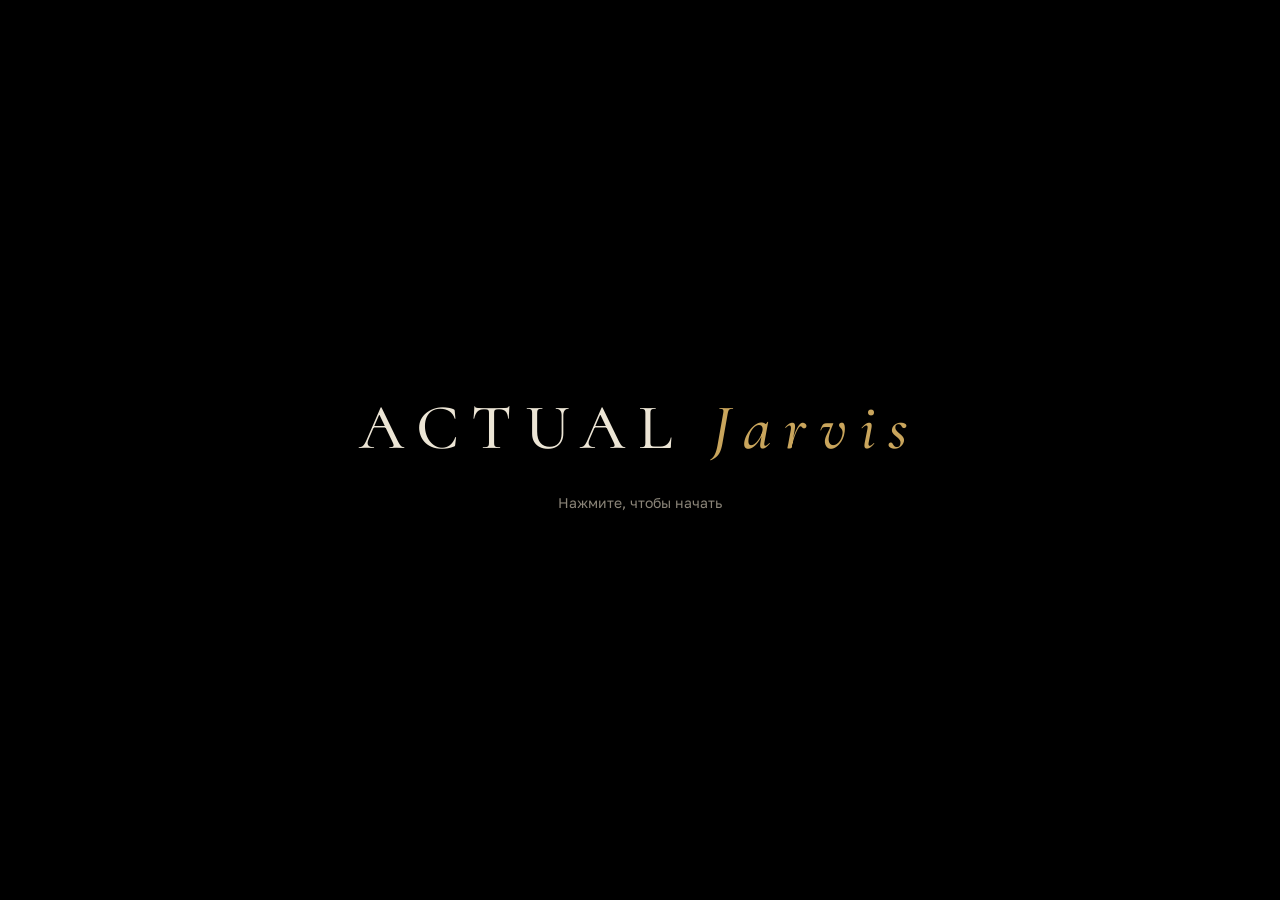
<file: jarvis/index.html>
<!DOCTYPE html>
<html lang="ru">
<head>
<meta charset="utf-8">
<meta name="viewport" content="width=device-width, initial-scale=1, viewport-fit=cover">
<meta name="theme-color" content="#000000">
<meta name="robots" content="noindex">
<link rel="manifest" href="manifest.webmanifest">
<link rel="apple-touch-icon" href="icon-180.png">
<meta name="apple-mobile-web-app-capable" content="yes">
<meta name="mobile-web-app-capable" content="yes">
<meta name="apple-mobile-web-app-status-bar-style" content="black">
<meta name="apple-mobile-web-app-title" content="Jarvis">
<title>ACTUAL Jarvis</title>
<style>
/* golos-text-cyrillic-ext-400-normal */
@font-face {
  font-family: 'Golos Text';
  font-style: normal;
  font-display: swap;
  font-weight: 400;
  src:url(./fonts/golos-text-cyrillic-ext-400-normal.woff2) format('woff2');
  unicode-range: U+0460-052F,U+1C80-1C8A,U+20B4,U+2DE0-2DFF,U+A640-A69F,U+FE2E-FE2F;
}
/* golos-text-cyrillic-400-normal */
@font-face {
  font-family: 'Golos Text';
  font-style: normal;
  font-display: swap;
  font-weight: 400;
  src:url(./fonts/golos-text-cyrillic-400-normal.woff2) format('woff2');
  unicode-range: U+0301,U+0400-045F,U+0490-0491,U+04B0-04B1,U+2116;
}
/* golos-text-latin-ext-400-normal */
@font-face {
  font-family: 'Golos Text';
  font-style: normal;
  font-display: swap;
  font-weight: 400;
  src:url(./fonts/golos-text-latin-ext-400-normal.woff2) format('woff2');
  unicode-range: U+0100-02BA,U+02BD-02C5,U+02C7-02CC,U+02CE-02D7,U+02DD-02FF,U+0304,U+0308,U+0329,U+1D00-1DBF,U+1E00-1E9F,U+1EF2-1EFF,U+2020,U+20A0-20AB,U+20AD-20C0,U+2113,U+2C60-2C7F,U+A720-A7FF;
}
/* golos-text-latin-400-normal */
@font-face {
  font-family: 'Golos Text';
  font-style: normal;
  font-display: swap;
  font-weight: 400;
  src:url(./fonts/golos-text-latin-400-normal.woff2) format('woff2');
  unicode-range: U+0000-00FF,U+0131,U+0152-0153,U+02BB-02BC,U+02C6,U+02DA,U+02DC,U+0304,U+0308,U+0329,U+2000-206F,U+20AC,U+2122,U+2191,U+2193,U+2212,U+2215,U+FEFF,U+FFFD;
}
/* golos-text-cyrillic-ext-500-normal */
@font-face {
  font-family: 'Golos Text';
  font-style: normal;
  font-display: swap;
  font-weight: 500;
  src:url(./fonts/golos-text-cyrillic-ext-500-normal.woff2) format('woff2');
  unicode-range: U+0460-052F,U+1C80-1C8A,U+20B4,U+2DE0-2DFF,U+A640-A69F,U+FE2E-FE2F;
}
/* golos-text-cyrillic-500-normal */
@font-face {
  font-family: 'Golos Text';
  font-style: normal;
  font-display: swap;
  font-weight: 500;
  src:url(./fonts/golos-text-cyrillic-500-normal.woff2) format('woff2');
  unicode-range: U+0301,U+0400-045F,U+0490-0491,U+04B0-04B1,U+2116;
}
/* golos-text-latin-ext-500-normal */
@font-face {
  font-family: 'Golos Text';
  font-style: normal;
  font-display: swap;
  font-weight: 500;
  src:url(./fonts/golos-text-latin-ext-500-normal.woff2) format('woff2');
  unicode-range: U+0100-02BA,U+02BD-02C5,U+02C7-02CC,U+02CE-02D7,U+02DD-02FF,U+0304,U+0308,U+0329,U+1D00-1DBF,U+1E00-1E9F,U+1EF2-1EFF,U+2020,U+20A0-20AB,U+20AD-20C0,U+2113,U+2C60-2C7F,U+A720-A7FF;
}
/* golos-text-latin-500-normal */
@font-face {
  font-family: 'Golos Text';
  font-style: normal;
  font-display: swap;
  font-weight: 500;
  src:url(./fonts/golos-text-latin-500-normal.woff2) format('woff2');
  unicode-range: U+0000-00FF,U+0131,U+0152-0153,U+02BB-02BC,U+02C6,U+02DA,U+02DC,U+0304,U+0308,U+0329,U+2000-206F,U+20AC,U+2122,U+2191,U+2193,U+2212,U+2215,U+FEFF,U+FFFD;
}
/* golos-text-cyrillic-ext-600-normal */
@font-face {
  font-family: 'Golos Text';
  font-style: normal;
  font-display: swap;
  font-weight: 600;
  src:url(./fonts/golos-text-cyrillic-ext-600-normal.woff2) format('woff2');
  unicode-range: U+0460-052F,U+1C80-1C8A,U+20B4,U+2DE0-2DFF,U+A640-A69F,U+FE2E-FE2F;
}
/* golos-text-cyrillic-600-normal */
@font-face {
  font-family: 'Golos Text';
  font-style: normal;
  font-display: swap;
  font-weight: 600;
  src:url(./fonts/golos-text-cyrillic-600-normal.woff2) format('woff2');
  unicode-range: U+0301,U+0400-045F,U+0490-0491,U+04B0-04B1,U+2116;
}
/* golos-text-latin-ext-600-normal */
@font-face {
  font-family: 'Golos Text';
  font-style: normal;
  font-display: swap;
  font-weight: 600;
  src:url(./fonts/golos-text-latin-ext-600-normal.woff2) format('woff2');
  unicode-range: U+0100-02BA,U+02BD-02C5,U+02C7-02CC,U+02CE-02D7,U+02DD-02FF,U+0304,U+0308,U+0329,U+1D00-1DBF,U+1E00-1E9F,U+1EF2-1EFF,U+2020,U+20A0-20AB,U+20AD-20C0,U+2113,U+2C60-2C7F,U+A720-A7FF;
}
/* golos-text-latin-600-normal */
@font-face {
  font-family: 'Golos Text';
  font-style: normal;
  font-display: swap;
  font-weight: 600;
  src:url(./fonts/golos-text-latin-600-normal.woff2) format('woff2');
  unicode-range: U+0000-00FF,U+0131,U+0152-0153,U+02BB-02BC,U+02C6,U+02DA,U+02DC,U+0304,U+0308,U+0329,U+2000-206F,U+20AC,U+2122,U+2191,U+2193,U+2212,U+2215,U+FEFF,U+FFFD;
}
/* cormorant-cyrillic-ext-500-normal */
@font-face {
  font-family: 'Cormorant';
  font-style: normal;
  font-display: swap;
  font-weight: 500;
  src:url(./fonts/cormorant-cyrillic-ext-500-normal.woff2) format('woff2');
  unicode-range: U+0460-052F,U+1C80-1C8A,U+20B4,U+2DE0-2DFF,U+A640-A69F,U+FE2E-FE2F;
}
/* cormorant-cyrillic-500-normal */
@font-face {
  font-family: 'Cormorant';
  font-style: normal;
  font-display: swap;
  font-weight: 500;
  src:url(./fonts/cormorant-cyrillic-500-normal.woff2) format('woff2');
  unicode-range: U+0301,U+0400-045F,U+0490-0491,U+04B0-04B1,U+2116;
}
/* cormorant-latin-ext-500-normal */
@font-face {
  font-family: 'Cormorant';
  font-style: normal;
  font-display: swap;
  font-weight: 500;
  src:url(./fonts/cormorant-latin-ext-500-normal.woff2) format('woff2');
  unicode-range: U+0100-02BA,U+02BD-02C5,U+02C7-02CC,U+02CE-02D7,U+02DD-02FF,U+0304,U+0308,U+0329,U+1D00-1DBF,U+1E00-1E9F,U+1EF2-1EFF,U+2020,U+20A0-20AB,U+20AD-20C0,U+2113,U+2C60-2C7F,U+A720-A7FF;
}
/* cormorant-latin-500-normal */
@font-face {
  font-family: 'Cormorant';
  font-style: normal;
  font-display: swap;
  font-weight: 500;
  src:url(./fonts/cormorant-latin-500-normal.woff2) format('woff2');
  unicode-range: U+0000-00FF,U+0131,U+0152-0153,U+02BB-02BC,U+02C6,U+02DA,U+02DC,U+0304,U+0308,U+0329,U+2000-206F,U+20AC,U+2122,U+2191,U+2193,U+2212,U+2215,U+FEFF,U+FFFD;
}
/* cormorant-cyrillic-ext-600-normal */
@font-face {
  font-family: 'Cormorant';
  font-style: normal;
  font-display: swap;
  font-weight: 600;
  src:url(./fonts/cormorant-cyrillic-ext-600-normal.woff2) format('woff2');
  unicode-range: U+0460-052F,U+1C80-1C8A,U+20B4,U+2DE0-2DFF,U+A640-A69F,U+FE2E-FE2F;
}
/* cormorant-cyrillic-600-normal */
@font-face {
  font-family: 'Cormorant';
  font-style: normal;
  font-display: swap;
  font-weight: 600;
  src:url(./fonts/cormorant-cyrillic-600-normal.woff2) format('woff2');
  unicode-range: U+0301,U+0400-045F,U+0490-0491,U+04B0-04B1,U+2116;
}
/* cormorant-latin-ext-600-normal */
@font-face {
  font-family: 'Cormorant';
  font-style: normal;
  font-display: swap;
  font-weight: 600;
  src:url(./fonts/cormorant-latin-ext-600-normal.woff2) format('woff2');
  unicode-range: U+0100-02BA,U+02BD-02C5,U+02C7-02CC,U+02CE-02D7,U+02DD-02FF,U+0304,U+0308,U+0329,U+1D00-1DBF,U+1E00-1E9F,U+1EF2-1EFF,U+2020,U+20A0-20AB,U+20AD-20C0,U+2113,U+2C60-2C7F,U+A720-A7FF;
}
/* cormorant-latin-600-normal */
@font-face {
  font-family: 'Cormorant';
  font-style: normal;
  font-display: swap;
  font-weight: 600;
  src:url(./fonts/cormorant-latin-600-normal.woff2) format('woff2');
  unicode-range: U+0000-00FF,U+0131,U+0152-0153,U+02BB-02BC,U+02C6,U+02DA,U+02DC,U+0304,U+0308,U+0329,U+2000-206F,U+20AC,U+2122,U+2191,U+2193,U+2212,U+2215,U+FEFF,U+FFFD;
}
/* cormorant-cyrillic-ext-500-italic */
@font-face {
  font-family: 'Cormorant';
  font-style: italic;
  font-display: swap;
  font-weight: 500;
  src:url(./fonts/cormorant-cyrillic-ext-500-italic.woff2) format('woff2');
  unicode-range: U+0460-052F,U+1C80-1C8A,U+20B4,U+2DE0-2DFF,U+A640-A69F,U+FE2E-FE2F;
}
/* cormorant-cyrillic-500-italic */
@font-face {
  font-family: 'Cormorant';
  font-style: italic;
  font-display: swap;
  font-weight: 500;
  src:url(./fonts/cormorant-cyrillic-500-italic.woff2) format('woff2');
  unicode-range: U+0301,U+0400-045F,U+0490-0491,U+04B0-04B1,U+2116;
}
/* cormorant-latin-ext-500-italic */
@font-face {
  font-family: 'Cormorant';
  font-style: italic;
  font-display: swap;
  font-weight: 500;
  src:url(./fonts/cormorant-latin-ext-500-italic.woff2) format('woff2');
  unicode-range: U+0100-02BA,U+02BD-02C5,U+02C7-02CC,U+02CE-02D7,U+02DD-02FF,U+0304,U+0308,U+0329,U+1D00-1DBF,U+1E00-1E9F,U+1EF2-1EFF,U+2020,U+20A0-20AB,U+20AD-20C0,U+2113,U+2C60-2C7F,U+A720-A7FF;
}
/* cormorant-latin-500-italic */
@font-face {
  font-family: 'Cormorant';
  font-style: italic;
  font-display: swap;
  font-weight: 500;
  src:url(./fonts/cormorant-latin-500-italic.woff2) format('woff2');
  unicode-range: U+0000-00FF,U+0131,U+0152-0153,U+02BB-02BC,U+02C6,U+02DA,U+02DC,U+0304,U+0308,U+0329,U+2000-206F,U+20AC,U+2122,U+2191,U+2193,U+2212,U+2215,U+FEFF,U+FFFD;
}

:root{--ink:#000;--face:#141311;--gilt:#c9a55c;--gilt2:#8d743f;--ivory:#ece5d5;--smoke:#8a8478;--line:rgba(236,229,213,.12);--red:#c4472f;--moss:#9db08c;
--fs:"Golos Text",system-ui,sans-serif;--fd:"Cormorant",Georgia,serif}
*{box-sizing:border-box;margin:0;padding:0}
html,body{height:100%;background:var(--ink);color:var(--ivory);font-family:var(--fs);font-size:15px;overflow:hidden;-webkit-font-smoothing:antialiased;font-variant-numeric:tabular-nums}
#app{height:100%;display:grid;grid-template-columns:minmax(260px,1fr) minmax(420px,1.3fr) minmax(260px,1fr);grid-template-rows:auto auto 1fr;column-gap:48px;padding:26px 44px 22px}
header{grid-column:1/-1;display:flex;align-items:baseline;justify-content:space-between;padding-bottom:18px;border-bottom:1px solid var(--line)}
header .brand{font-family:var(--fd);font-weight:600;font-size:26px;letter-spacing:.18em;color:var(--ivory)}
header .brand span{color:var(--gilt);font-style:italic;font-weight:500;letter-spacing:0;font-size:20px;margin-left:12px}
header .st{display:flex;gap:28px;align-items:baseline;color:var(--smoke);font-size:13px}
#clock{font-variant-numeric:lining-nums;font-family:var(--fd);font-size:24px;color:var(--ivory);font-weight:500}
.col{display:flex;flex-direction:column;justify-content:center;min-height:0}
.pn{padding:22px 0;border-bottom:1px solid var(--line);transition:opacity .4s}
.pn:last-child{border-bottom:0}
.col.dim .pn:not(.focus){opacity:.35}
.pn h3{font-weight:500;font-size:13px;color:var(--smoke);margin-bottom:6px;display:flex;justify-content:space-between;gap:12px}
.pn h3 span:last-child{font-weight:400}
.pn.focus h3{color:var(--gilt)}
.big{font-variant-numeric:lining-nums tabular-nums;font-family:var(--fd);font-weight:500;font-size:46px;line-height:1;color:var(--ivory);letter-spacing:-.01em}
.sub{color:var(--smoke);font-size:13.5px;margin-top:8px;line-height:1.45}
.sub b{color:var(--ivory);font-weight:500}
.up{color:var(--moss)}.dn{color:var(--red)}
.row{display:grid;grid-template-columns:22px 1fr auto;gap:10px;align-items:baseline;padding:7px 0;border-bottom:1px solid rgba(236,229,213,.06)}
.row:last-child{border-bottom:0}
.row .i{font-family:var(--fd);font-style:italic;color:var(--gilt);font-size:17px}
.row .n{white-space:nowrap;overflow:hidden;text-overflow:ellipsis}
.row .v{color:var(--smoke);font-size:13px;white-space:nowrap}
.row.plain{grid-template-columns:1fr auto}
.bar{height:2px;background:rgba(236,229,213,.08);margin-top:12px;position:relative}
.bar i{position:absolute;left:0;top:0;bottom:0;background:var(--gilt);transition:width 1.6s cubic-bezier(.2,.8,.2,1)}
svg.ch{width:100%;height:70px;display:block;margin-top:12px}
.center{display:flex;flex-direction:column;align-items:center;justify-content:center;gap:12px;min-height:0;overflow:hidden;padding-top:6px}
#reactor{position:relative;flex:none;width:min(37vh,350px);aspect-ratio:1;cursor:pointer;user-select:none}
#reactor svg{width:100%;height:100%;display:block;font-variant-numeric:lining-nums}
#reactor:focus-visible{outline:1px solid var(--gilt);outline-offset:6px;border-radius:50%}
.hand{transition:transform 2.2s cubic-bezier(.3,1.25,.4,1);transform-origin:200px 200px}
#handSec{transform-origin:200px 200px;opacity:0;transition:opacity .3s}
#reactor.speak #handSec{opacity:1;animation:sweep 6s linear infinite}
@keyframes sweep{to{transform:rotate(360deg)}}
#bezel{transition:stroke .3s,stroke-width .3s}
#reactor.listen #bezel{stroke:var(--gilt);stroke-width:3}
#core{transform-origin:200px 200px;transition:transform .12s}
#ctext{display:none}
#cstate{font-size:13px;color:var(--smoke);min-height:18px;text-align:center}
#reactor.listen~#cstate{color:var(--gilt)}
#plTxt{display:none}
#heard{min-height:20px;font-size:14px;color:var(--gilt);text-align:center;max-width:90%;font-style:italic;font-family:var(--fd);font-size:18px}
#said{min-height:48px;max-height:20vh;overflow-y:auto;flex:none;font-size:17px;line-height:1.55;text-align:center;max-width:560px;color:var(--ivory)}
#said b{font-weight:500}
#said .kz{margin-top:8px;font-family:var(--fd);font-style:italic;font-size:19px;color:var(--gilt)}
.ctl{display:flex;gap:8px;flex-wrap:wrap;justify-content:center;flex:none}
.btn{font:500 12.5px var(--fs);color:var(--ivory);background:transparent;border:1px solid var(--line);border-radius:999px;padding:7px 14px;cursor:pointer;transition:border-color .2s,background .2s}
.btn:hover{border-color:var(--smoke)}
.btn.on{border-color:var(--gilt);color:var(--gilt)}
.btn:focus-visible,#ask input:focus-visible{outline:1px solid var(--gilt);outline-offset:2px}
#ask{display:flex;width:min(520px,100%);border-bottom:1px solid var(--line)}
#ask input{flex:1;background:transparent;border:0;color:var(--ivory);font:400 15px var(--fs);padding:10px 2px;outline:0}
#ask input::placeholder{color:#5f5a51}
#ask button{border:0;color:var(--gilt)}
#tick{max-width:520px;color:var(--smoke);font-size:13.5px;line-height:1.5;text-align:center;flex:none}
#tick span{display:none}#tick span.on{display:block}
#tick b{color:var(--ivory);font-weight:500}
.hint{font-size:12.5px;color:var(--smoke);text-align:center;max-width:440px;line-height:1.45}.hint b{color:var(--gilt);font-weight:500}
#boot{position:fixed;inset:0;z-index:20;background:#000;display:flex;flex-direction:column;align-items:center;justify-content:center;gap:28px;cursor:pointer}
#boot .l{font-family:var(--fd);font-size:clamp(34px,5vw,64px);font-weight:500;letter-spacing:.2em;color:var(--ivory)}
#boot .l i{color:var(--gilt)}
#boot .p{font-size:14px;color:var(--smoke)}
#boot input{background:transparent;border:0;border-bottom:1px solid var(--line);color:var(--ivory);font:400 16px var(--fs);padding:10px 2px;width:280px;outline:0;display:block;margin:0 auto 14px}
#boot input:focus{border-color:var(--gilt)}
#boot .err{color:var(--red);min-height:20px;text-align:center;font-size:13px}
.log{font-size:13px;color:var(--smoke);height:80px;overflow:hidden;text-align:left;width:280px;line-height:1.8}

#morning{position:fixed;inset:0;z-index:15;background:#000;display:none;grid-template-columns:1.05fr 1fr;grid-template-rows:auto 1fr;column-gap:56px;padding:26px 44px 26px;overflow:auto}
#morning.on{display:grid;animation:mIn .5s ease}
@keyframes mIn{from{opacity:0}to{opacity:1}}
#morning header{grid-column:1/-1}
.m-l h2,.m-r h2{font-family:var(--fd);font-weight:500;font-size:30px;color:var(--ivory);margin:22px 0 4px}
.m-l h2 i,.m-r h2 i{color:var(--gilt)}
.m-k{color:var(--smoke);font-size:13.5px;margin-bottom:16px}
.m-big{font-family:var(--fd);font-variant-numeric:lining-nums;font-weight:500;font-size:84px;line-height:1;color:var(--ivory)}
.m-stats{display:flex;gap:36px;margin:14px 0 20px;color:var(--smoke);font-size:13.5px}
.m-stats b{display:block;font-family:var(--fd);font-variant-numeric:lining-nums;font-size:26px;font-weight:500;color:var(--ivory)}
.m-grid{display:grid;grid-template-columns:repeat(6,1fr);gap:10px}
.m-it{position:relative;aspect-ratio:3/4;background:#141311;overflow:hidden}
.m-it img{width:100%;height:100%;object-fit:cover;display:block;filter:saturate(.85)}
.m-it span{position:absolute;left:0;right:0;bottom:0;padding:18px 7px 6px;font-size:11px;line-height:1.3;color:#fff;background:linear-gradient(transparent,rgba(0,0,0,.85))}
.m-it .ph{display:flex;align-items:center;justify-content:center;height:100%;font-family:var(--fd);font-size:15px;color:var(--smoke);text-align:center;padding:8px}
.m-top3{display:grid;grid-template-columns:repeat(3,1fr);gap:12px;margin-bottom:18px}
.m-card{border:1px solid var(--line);padding:16px 16px 14px;display:flex;flex-direction:column;gap:8px}
.m-card:first-child{border-color:var(--gilt)}
.m-card .sc{display:flex;justify-content:space-between;align-items:baseline;font-family:var(--fd);font-variant-numeric:lining-nums}
.m-card .sc em{font-size:30px;color:var(--gilt);font-style:normal}
.m-card .sc small{font-size:13px;color:var(--smoke);font-family:var(--fs)}
.m-card h4{font-weight:500;font-size:14.5px;line-height:1.35}
.m-card p{font-size:12.5px;color:var(--smoke);line-height:1.45}
.m-card p.d{color:var(--ivory)}
.m-list .row{grid-template-columns:30px 1fr auto}
.m-list .row .v{font-family:var(--fd);font-size:17px;color:var(--gilt)}
.m-close{position:fixed;top:24px;right:44px;z-index:16}
@media (max-width:980px){#morning{grid-template-columns:1fr;padding:18px 20px}.m-grid{grid-template-columns:repeat(3,1fr)}.m-top3{grid-template-columns:1fr}.m-big{font-size:60px}}

#hub{position:fixed;inset:0;z-index:15;background:#000;display:none;flex-direction:column;padding:26px 44px 26px;overflow:auto}
#hub.on{display:flex;animation:mIn .4s ease}
#hub .tabs{display:flex;gap:8px;margin:18px 0 6px;flex-wrap:wrap}
#hub>*{flex-shrink:0}
#hub .tabs .btn.on{border-color:var(--gilt);color:var(--gilt)}
.h-grid{display:grid;grid-template-columns:repeat(4,1fr);gap:0 40px}
.h-sec{padding:20px 0;border-bottom:1px solid var(--line)}
.h-sec h3{font-weight:500;font-size:13px;color:var(--smoke);margin-bottom:6px}
.h-num{font-family:var(--fd);font-variant-numeric:lining-nums;font-weight:500;font-size:40px;line-height:1.05}
.h-wide{grid-column:span 2}.h-full{grid-column:1/-1}
.h-tbl{width:100%;border-collapse:collapse;font-size:14px}
.h-tbl th{text-align:left;font-weight:500;color:var(--smoke);font-size:12.5px;padding:6px 6px 6px 0;border-bottom:1px solid var(--line)}
.h-tbl td{padding:8px 6px 8px 0;border-bottom:1px solid rgba(236,229,213,.06);vertical-align:top}
.h-tbl .n{text-align:right;white-space:nowrap;font-variant-numeric:tabular-nums}
.h-note{color:var(--smoke);font-size:13px;line-height:1.5;margin-top:8px;max-width:760px}
.h-task{border-top:1px solid var(--line);padding:16px 0}
.h-task h4{font-weight:500;font-size:15px;margin-bottom:4px}
.h-task .meta{color:var(--smoke);font-size:12.5px;margin-bottom:10px}
.h-cols{display:grid;grid-template-columns:repeat(4,1fr);gap:18px}
.h-cols div b{display:block;font-weight:500;font-size:12.5px;color:var(--gilt);margin-bottom:4px}
.h-cols div p{font-size:13px;line-height:1.5;color:var(--ivory);white-space:pre-line;max-height:220px;overflow:auto}
.h-ag{display:grid;grid-template-columns:repeat(6,1fr);gap:12px}
.h-ag div{border:1px solid var(--line);padding:12px}
.h-ag b{display:block;font-weight:500}.h-ag span{font-size:12.5px;color:var(--smoke)}
.h-ag .w{border-color:var(--gilt)}
.lb{font:500 12px var(--fs);background:transparent;color:var(--ivory);border:1px solid var(--line);border-radius:999px;padding:3px 10px;cursor:pointer}.lb.y{border-color:var(--moss);color:var(--moss)}.lb:hover{border-color:var(--smoke)}
.st-new{color:var(--gilt)}.st-bought{color:var(--moss)}.st-lost{color:var(--red)}
@media (max-width:980px){#hub{padding:18px 20px}.h-grid{grid-template-columns:1fr 1fr}.h-cols,.h-ag{grid-template-columns:1fr 1fr}}
@media (max-width:980px){html,body{overflow:auto}#app{grid-template-columns:1fr;height:auto;padding:18px 20px}.center{order:-1;padding:20px 0}#reactor{width:min(80vw,340px)}}
.h-bars{display:flex;align-items:flex-end;gap:4px;height:96px;margin-top:10px}
.h-bars div{flex:1;display:flex;flex-direction:column;justify-content:flex-end;align-items:center;height:100%;min-width:0}
.h-bars i{display:block;width:100%;background:var(--gilt);opacity:.8;min-height:1px;border-radius:2px 2px 0 0}
.h-bars span{font-size:10.5px;color:var(--smoke);margin-top:4px}
.h-list{padding-left:20px;line-height:1.55;font-size:14.5px}.h-list li{margin:6px 0}
.h-scroll{overflow-x:auto;-webkit-overflow-scrolling:touch}
.h-sec a{color:var(--gilt)}a.btn{text-decoration:none;display:inline-block;margin:4px 4px 4px 0;color:var(--ivory)}
.h-f{display:block;font-size:12.5px;color:var(--smoke);margin:8px 0 12px}
.h-f input,.h-f select{display:block;width:100%;max-width:360px;margin-top:4px;background:transparent;border:0;border-bottom:1px solid var(--line);color:var(--ivory);font:16px var(--fs);padding:6px 0}
.h-f select option{background:#141311}
#hub header{position:sticky;top:-26px;background:#000;z-index:2;padding-top:4px}
@media (max-width:640px){
#hub{padding:max(12px,env(safe-area-inset-top)) 16px 28px}
#hub header{top:calc(-1*max(12px,env(safe-area-inset-top)))}
#hub .tabs{flex-wrap:nowrap;overflow-x:auto;-webkit-overflow-scrolling:touch;margin:12px -16px 4px;padding:0 16px 6px;scrollbar-width:none}
#hub .tabs::-webkit-scrollbar{display:none}
#hub .tabs .btn{flex:0 0 auto;padding:9px 14px;font-size:13.5px}
.h-grid{grid-template-columns:1fr 1fr;gap:0 16px}
.h-wide,.h-full{grid-column:1/-1}
.h-num{font-size:32px}.h-sec{overflow-x:auto;-webkit-overflow-scrolling:touch}
.h-sec{padding:16px 0}
.h-tbl{font-size:13.5px}.h-tbl td,.h-tbl th{padding-right:8px}.h-tbl td{word-break:break-word}
#hub header .brand{font-size:22px}#hub header{align-items:center}#hub header .st{gap:10px;font-size:11.5px;align-items:center}#hubAt{max-width:72px;line-height:1.2;text-align:right}
.h-cols,.h-ag{grid-template-columns:1fr}
#app .ctl{flex-wrap:wrap;justify-content:center}
#app .ctl .btn{padding:9px 14px}
#ask input{font-size:16px}
}
#jnav{grid-column:1/-1;display:flex;gap:8px;flex-wrap:wrap;align-items:center;padding:12px 0 4px}
#jnav .btn{border-color:rgba(201,165,92,.45);font-size:13px;padding:8px 15px}
#jnav .ver{margin-left:auto;color:var(--smoke);font-size:11.5px}
@media (max-width:640px){
#jnav{position:fixed;left:0;right:0;bottom:0;z-index:12;background:#000;border-top:1px solid var(--line);padding:8px 10px calc(8px + env(safe-area-inset-bottom));flex-wrap:nowrap;overflow-x:auto;scrollbar-width:none}
#jnav::-webkit-scrollbar{display:none}
#jnav .btn{flex:0 0 auto}
#jnav .ver{display:none}
#app{padding-bottom:80px}
}
.m-nav{gap:8px!important;flex-wrap:wrap;justify-content:flex-end}
.m-nav .mg{border-color:rgba(201,165,92,.55);color:var(--gilt)}
@media (max-width:640px){#morning header{flex-direction:column;align-items:flex-start;gap:10px}.m-nav{justify-content:flex-start}}
@media (prefers-reduced-motion:reduce){.hand,#handSec{transition:none!important;animation:none!important}}
</style>
</head>
<body>
<div id="boot">
  <div class="l">ACTUAL <i>Jarvis</i></div>
  <div id="bootBody"><div class="p">Нажмите, чтобы начать</div></div>
</div>

<div id="app">
  <header><div class="brand">ACTUAL<span>Jarvis</span></div><div class="st"><span id="sync">подключаюсь к Паломе</span><span id="clock">--:--</span></div></header>
  <nav id="jnav" aria-label="Разделы"><button class="btn" onclick="showHub('ig')">Instagram</button><button class="btn" onclick="showHub('wa')">WhatsApp</button><button class="btn" onclick="showHub('ch')">Каналы и лиды</button><button class="btn" onclick="showHub('ct')">Контент</button><button class="btn" onclick="showHub('tm')">Команда</button><button class="btn" onclick="showHub('set')">Настройки</button><span class="ver">версия от 15 ноября, 12:50</span></nav>

  <div class="col" id="colL">
    <div class="pn" id="p-today"><h3><span>Сегодня</span><span id="todayN"></span></h3><div class="big" id="today">—</div><div class="sub" id="todaySub">&nbsp;</div></div>
    <div class="pn" id="p-days"><h3><span>Последние 14 дней</span><span id="wkS"></span></h3><svg class="ch" id="ch14" viewBox="0 0 280 70" preserveAspectRatio="none"></svg><div class="sub" id="wkSub">&nbsp;</div></div>
    <div class="pn" id="p-month"><h3><span id="mName">Месяц</span><span></span></h3><div class="big" id="month">—</div><div class="sub" id="monthSub">&nbsp;</div><div class="bar"><i id="mBar" style="width:0"></i></div><div class="sub" id="fcSub">&nbsp;</div></div>
  </div>

  <div class="center">
    <div id="reactor" tabindex="0" role="button" aria-label="Нажмите и задайте вопрос голосом">
      <svg viewBox="0 0 400 400" aria-hidden="true">
        <circle cx="200" cy="200" r="196" fill="#141311"/>
        <circle id="bezel" cx="200" cy="200" r="196" fill="none" stroke="#3a362f" stroke-width="1.5"/>
        <g id="ticks"></g>
        <circle cx="200" cy="200" r="150" fill="none" stroke="rgba(236,229,213,.08)"/>
        <circle cx="200" cy="200" r="150" fill="none" stroke="#3b2f1a" stroke-width="5"/>
        <circle id="planArc" cx="200" cy="200" r="150" fill="none" stroke="#c9a55c" stroke-width="5" stroke-dasharray="0 943" transform="rotate(-90 200 200)" style="transition:stroke-dasharray 2.2s cubic-bezier(.2,.8,.2,1)"/>
        <g id="subL"><circle cx="138" cy="232" r="38" fill="none" stroke="rgba(236,229,213,.14)"/><g id="subLt"></g><line id="needleL" class="hand" x1="138" y1="232" x2="138" y2="200" stroke="#ece5d5" stroke-width="1.6" style="transform-origin:138px 232px"/><circle cx="138" cy="232" r="2.5" fill="#ece5d5"/><text x="138" y="288" text-anchor="middle" fill="#8a8478" font-family="Golos Text" font-size="10">к прошлой неделе</text><text id="subLv" x="138" y="252" text-anchor="middle" fill="#ece5d5" font-family="Cormorant" font-size="15"></text></g>
        <g id="subR"><circle cx="262" cy="232" r="38" fill="none" stroke="rgba(236,229,213,.14)"/><g id="subRt"></g><line id="needleR" class="hand" x1="262" y1="232" x2="262" y2="200" stroke="#ece5d5" stroke-width="1.6" style="transform-origin:262px 232px"/><circle cx="262" cy="232" r="2.5" fill="#ece5d5"/><text x="262" y="288" text-anchor="middle" fill="#8a8478" font-family="Golos Text" font-size="10">сегодня к пятнице</text><text id="subRv" x="262" y="252" text-anchor="middle" fill="#ece5d5" font-family="Cormorant" font-size="15"></text></g>
        <text x="200" y="118" text-anchor="middle" fill="#ece5d5" font-family="Cormorant" font-weight="600" font-size="22" letter-spacing="5">ACTUAL</text>
        <text id="dialPct" x="200" y="160" text-anchor="middle" fill="#c9a55c" font-family="Cormorant" font-style="italic" font-size="30"></text>
        <text id="dialLbl" x="200" y="178" text-anchor="middle" fill="#8a8478" font-family="Golos Text" font-size="10.5"></text>
        <line id="handTime" class="hand" x1="200" y1="214" x2="200" y2="58" stroke="#8a8478" stroke-width="2"/>
        <g id="handFact" class="hand"><path d="M200 222 L196 200 L200 48 L204 200 Z" fill="#c9a55c"/></g>
        <line id="handSec" x1="200" y1="226" x2="200" y2="40" stroke="#c4472f" stroke-width="1"/>
        <g id="core"><circle cx="200" cy="200" r="7" fill="#c9a55c"/><circle id="corec" cx="200" cy="200" r="2.5" fill="#141311"/></g>
      </svg>
      <div id="ctext"><div class="t"></div><div class="pl" id="plTxt"></div></div>
    </div>
    <div id="cstate" aria-live="polite">готов</div>
    <div id="heard"></div>
    <div id="said" aria-live="polite">Скажите «Джарвис» и вопрос или нажмите на циферблат.</div>
    <form id="ask" onsubmit="event.preventDefault();var v=this.q.value.trim();if(v){this.q.value='';handle(v)}"><input name="q" placeholder="Или напишите: выручка за неделю, остаток 25043" autocomplete="off" aria-label="Вопрос Джарвису"><button class="btn">Спросить</button></form>
    <div class="ctl"><button class="btn" id="bWake">Слушать «Джарвис»</button><button class="btn" onclick="handle('доклад')">Доклад</button><button class="btn" onclick="showMorning(true)">Утро</button><button class="btn" onclick="showHub('ch')">Центр</button><button class="btn" id="bVoice" onclick="nextVoice()">Голос</button><button class="btn" id="bMute">Звук включён</button><button class="btn" onclick="selfTest()">Проверка</button></div>
    <div id="vHint" class="hint" style="display:none">Живой мужской голос «Дмитрий» есть только в <b>Microsoft Edge</b>.</div>
    <div id="tick"></div>
  </div>

  <div class="col" id="colR">
    <div class="pn" id="p-top"><h3><span>Лучше всего продаётся, 30 дней</span><span id="topN"></span></h3><div id="top"></div></div>
    <div class="pn" id="p-stock"><h3><span>Склад</span><span id="stN"></span></h3><div class="big" id="stock">—</div><div class="sub" id="stockSub">&nbsp;</div><div class="bar"><i id="deadBar" style="width:0;background:var(--red)"></i></div><div class="sub" id="deadSub">&nbsp;</div></div>
    <div class="pn" id="p-cash"><h3><span>Поступило на кассы и счета, 7 дней</span></h3><div class="big" id="cash">—</div><div id="cashRows" style="margin-top:10px"></div></div>
  </div>
</div>


<div id="morning" aria-live="polite">
  <header><div class="brand">ACTUAL<span>Jarvis</span></div><div class="st m-nav"><button class="btn mg" onclick="closeMorning();showHub('ig')">Instagram</button><button class="btn mg" onclick="closeMorning();showHub('wa')">WhatsApp</button><button class="btn mg" onclick="closeMorning();showHub('ch')">Каналы</button><button class="btn mg" onclick="closeMorning();showHub('set')">Настройки</button><button class="btn" onclick="closeMorning()">На главный экран</button></div></header>
  <div class="m-l">
    <h2 id="mT">Пока вы спали</h2><div class="m-k" id="mK"></div>
    <div class="m-big" id="mBig">—</div>
    <div class="m-stats" id="mStats"></div>
    <div class="m-grid" id="mGrid"></div>
  </div>
  <div class="m-r">
    <h2>Ваш <i>следующий ход</i></h2><div class="m-k" id="mN"></div>
    <div class="m-top3" id="mTop3"></div>
    <div class="m-list" id="mList"></div>
  </div>
</div>

<div id="hub">
  <header><div class="brand">ACTUAL<span>Jarvis</span></div><div class="st"><span id="hubAt"></span><button class="btn" onclick="closeHub()">Закрыть</button></div></header>
  <div class="tabs" id="hubTabs"><button class="btn" data-t="ch">Каналы и лиды</button><button class="btn" data-t="ig">Instagram</button><button class="btn" data-t="wa">WhatsApp</button><button class="btn" data-t="ct">Контент и креативы</button><button class="btn" data-t="tm">Команда</button><button class="btn" data-t="set">Настройки</button></div>
  <div id="hubBody"></div>
</div>
<script>
async function scryptKey(pass, salt, N, r, p, dkLen) {
  var enc = new TextEncoder();
  var pw = await crypto.subtle.importKey("raw", enc.encode(pass), "PBKDF2", false, ["deriveBits"]);
  var blen = 128 * r * p;
  var B = new Uint8Array(await crypto.subtle.deriveBits({ name: "PBKDF2", salt: enc.encode(salt), iterations: 1, hash: "SHA-256" }, pw, blen * 8));
  var R32 = 32 * r;
  var X = new Uint32Array(R32), V = new Uint32Array(R32 * N), Y = new Uint32Array(R32), T = new Uint32Array(16), x = new Uint32Array(16);
  function salsa(B16) {
    for (var i = 0; i < 16; i++) x[i] = B16[i];
    for (i = 0; i < 8; i += 2) {
      var u;
      u = x[0] + x[12]; x[4] ^= (u << 7) | (u >>> 25); u = x[4] + x[0]; x[8] ^= (u << 9) | (u >>> 23);
      u = x[8] + x[4]; x[12] ^= (u << 13) | (u >>> 19); u = x[12] + x[8]; x[0] ^= (u << 18) | (u >>> 14);
      u = x[5] + x[1]; x[9] ^= (u << 7) | (u >>> 25); u = x[9] + x[5]; x[13] ^= (u << 9) | (u >>> 23);
      u = x[13] + x[9]; x[1] ^= (u << 13) | (u >>> 19); u = x[1] + x[13]; x[5] ^= (u << 18) | (u >>> 14);
      u = x[10] + x[6]; x[14] ^= (u << 7) | (u >>> 25); u = x[14] + x[10]; x[2] ^= (u << 9) | (u >>> 23);
      u = x[2] + x[14]; x[6] ^= (u << 13) | (u >>> 19); u = x[6] + x[2]; x[10] ^= (u << 18) | (u >>> 14);
      u = x[15] + x[11]; x[3] ^= (u << 7) | (u >>> 25); u = x[3] + x[15]; x[7] ^= (u << 9) | (u >>> 23);
      u = x[7] + x[3]; x[11] ^= (u << 13) | (u >>> 19); u = x[11] + x[7]; x[15] ^= (u << 18) | (u >>> 14);
      u = x[0] + x[3]; x[1] ^= (u << 7) | (u >>> 25); u = x[1] + x[0]; x[2] ^= (u << 9) | (u >>> 23);
      u = x[2] + x[1]; x[3] ^= (u << 13) | (u >>> 19); u = x[3] + x[2]; x[0] ^= (u << 18) | (u >>> 14);
      u = x[5] + x[4]; x[6] ^= (u << 7) | (u >>> 25); u = x[6] + x[5]; x[7] ^= (u << 9) | (u >>> 23);
      u = x[7] + x[6]; x[4] ^= (u << 13) | (u >>> 19); u = x[4] + x[7]; x[5] ^= (u << 18) | (u >>> 14);
      u = x[10] + x[9]; x[11] ^= (u << 7) | (u >>> 25); u = x[11] + x[10]; x[8] ^= (u << 9) | (u >>> 23);
      u = x[8] + x[11]; x[9] ^= (u << 13) | (u >>> 19); u = x[9] + x[8]; x[10] ^= (u << 18) | (u >>> 14);
      u = x[15] + x[14]; x[12] ^= (u << 7) | (u >>> 25); u = x[12] + x[15]; x[13] ^= (u << 9) | (u >>> 23);
      u = x[13] + x[12]; x[14] ^= (u << 13) | (u >>> 19); u = x[14] + x[13]; x[15] ^= (u << 18) | (u >>> 14);
    }
    for (i = 0; i < 16; i++) B16[i] = (B16[i] + x[i]) >>> 0;
  }
  function blockMix() { // X -> X, через Y
    for (var k = 0; k < 16; k++) T[k] = X[(2 * r - 1) * 16 + k];
    for (var i = 0; i < 2 * r; i++) {
      for (k = 0; k < 16; k++) T[k] ^= X[i * 16 + k];
      salsa(T);
      var off = (i & 1) ? (r + (i >> 1)) * 16 : (i >> 1) * 16;
      for (k = 0; k < 16; k++) Y[off + k] = T[k];
    }
    X.set(Y);
  }
  var dv = new DataView(B.buffer);
  for (var pi = 0; pi < p; pi++) {
    var base = pi * 128 * r;
    for (var i = 0; i < R32; i++) X[i] = dv.getUint32(base + i * 4, true);
    for (i = 0; i < N; i++) { V.set(X, i * R32); blockMix(); }
    for (i = 0; i < N; i++) {
      var j = X[(2 * r - 1) * 16] & (N - 1);
      for (var k = 0; k < R32; k++) X[k] ^= V[j * R32 + k];
      blockMix();
    }
    for (i = 0; i < R32; i++) dv.setUint32(base + i * 4, X[i], true);
  }
  var bk = await crypto.subtle.importKey("raw", enc.encode(pass), "PBKDF2", false, ["deriveBits"]);
  return new Uint8Array(await crypto.subtle.deriveBits({ name: "PBKDF2", salt: B, iterations: 1, hash: "SHA-256" }, bk, dkLen * 8));
}
function b64(s){ return Uint8Array.from(atob(s),function(c){return c.charCodeAt(0)}); }
function hex(u){ return Array.from(u,function(b){return b.toString(16).padStart(2,"0")}).join(""); }
function unhex(h){ var u=new Uint8Array(h.length/2); for(var i=0;i<u.length;i++) u[i]=parseInt(h.substr(i*2,2),16); return u; }
async function aesOpen(keyBytes, box){ var k=await crypto.subtle.importKey("raw",keyBytes,"AES-GCM",false,["decrypt"]); var pt=await crypto.subtle.decrypt({name:"AES-GCM",iv:b64(box.iv)},k,b64(box.ct)); return JSON.parse(new TextDecoder().decode(pt)); }


</script>
<script>
"use strict";
const API="https://script.google.com/macros/s/AKfycbyQyJ7kTF21MbcRgo2IaqUFneBRqY0Ahm85K0fr15mbWcWmE0iU91ZDpij6XCcR1WGfsA/exec";
const TK="boss_tok"; let tok=null; try{tok=localStorage.getItem(TK)}catch(e){}
const $=id=>document.getElementById(id);
const num=v=>Number(v)||0;
const fmt=n=>Math.round(n).toLocaleString("ru-RU").replace(/,/g," ")+" ₸";
const fmtS=n=>{n=Math.round(n);if(Math.abs(n)>=1e6)return (n/1e6).toFixed(n>=1e7?1:2).replace(".",",")+" млн";if(Math.abs(n)>=1e3)return Math.round(n/1e3)+" тыс";return String(n)};
const say$=n=>{n=Math.round(n);if(n>=1e6){const m=Math.floor(n/1e6),k=Math.round((n%1e6)/1e3);return m+" "+plural(m,"миллион","миллиона","миллионов")+(k?" "+k+" "+plural(k,"тысяча","тысячи","тысяч"):"")+" тенге"}if(n>=1e3){const k=Math.round(n/1e3);return k+" "+plural(k,"тысяча","тысячи","тысяч")+" тенге"}return n+" тенге"};
const prc=n=>n+" "+plural(n,"процент","процента","процентов");
function plural(n,a,b,c){n=Math.abs(n)%100;const n1=n%10;if(n>10&&n<20)return c;if(n1>1&&n1<5)return b;if(n1===1)return a;return c}
const pad=n=>String(n).padStart(2,"0");
const ymd=d=>d.getFullYear()+"-"+pad(d.getMonth()+1)+"-"+pad(d.getDate());
const addD=(d,n)=>{const x=new Date(d);x.setDate(x.getDate()+n);return x};
const MON=["январь","февраль","март","апрель","май","июнь","июль","август","сентябрь","октябрь","ноябрь","декабрь"];
const DOW=["воскресенье","понедельник","вторник","среду","четверг","пятницу","субботу"];
const DOWs=["ВС","ПН","ВТ","СР","ЧТ","ПТ","СБ"];

const DOWn=["воскресенье","понедельник","вторник","среда","четверг","пятница","суббота"],MONg=["января","февраля","марта","апреля","мая","июня","июля","августа","сентября","октября","ноября","декабря"];
setInterval(()=>{const d=new Date();$("clock").textContent=pad(d.getHours())+":"+pad(d.getMinutes())},1000);

/* ---------- голос ---------- */
let muted=false,voice=null,speaking=false;
const RU_PREF=[/dmitry.*natural/i,/pavel/i,/yuri|юрий/i,/natural/i,/(yuri|milena).*(premium|enhanced|улучш)/i,/(premium|enhanced)/i,/google/i,/yuri|юрий/i,/milena|милена/i];
let ruVoices=[],kkVoice=null;
function pickVoice(){const all=speechSynthesis.getVoices();ruVoices=all.filter(v=>/^ru/i.test(v.lang));
  const saved=(()=>{try{return localStorage.getItem("jv_voice")}catch(e){return null}})();
  voice=all.find(v=>v.name===saved&&/^(ru|kk)/i.test(v.lang))||null;
  if(!voice)for(const r of RU_PREF){voice=ruVoices.find(v=>r.test(v.name));if(voice)break}
  if(!voice)voice=ruVoices[0]||null;
  kkVoice=all.filter(v=>/^kk/i.test(v.lang)).sort((a,b)=>(/daulet/i.test(b.name)-/daulet/i.test(a.name))||(/natural/i.test(b.name)-/natural/i.test(a.name)))[0]||null;
  ruVoices=ruVoices.concat(all.filter(v=>/^kk/i.test(v.lang)));
  const bv=$("bVoice");if(bv)bv.textContent="Голос: "+(voice?voice.name.replace(/Microsoft |Online |\(Natural\)| - .*$/g,"").trim():"нет русского");
  const good=voice&&/(dmitry|daulet).*natural/i.test(voice.name);const h=$("vHint");if(h)h.style.display=good?"none":"block"}
if("speechSynthesis" in window){pickVoice();speechSynthesis.onvoiceschanged=pickVoice;[500,1500,4000].forEach(t=>setTimeout(pickVoice,t))}
let pulseT=null;
function utter(t,lang,v){return new Promise(res0=>{let done=false;const res=()=>{if(!done){done=true;res0()}};setTimeout(res,2500+t.length*110);const u=new SpeechSynthesisUtterance(t);u.lang=v&&v.lang?v.lang:lang;if(v)u.voice=v;const nat=v&&/natural/i.test(v.name);u.rate=nat?1.05:1;u.pitch=nat?1:.95;u.onend=res;u.onerror=res;speechSynthesis.speak(u)})}
async function speak(txt,html,kz){
  $("said").innerHTML=(html||txt)+(kz?`<div class="kz">${kz}</div>`:"");
  if(muted||!("speechSynthesis" in window))return;
  speechSynthesis.cancel();speaking=true;$("reactor").classList.add("speak");$("cstate").textContent="говорю";clearInterval(pulseT);pulseT=setInterval(()=>{$("core").style.transform="scale("+(1+Math.random()*.18)+")"},90);
  const clean=String(txt).replace(/₸/g,"тенге").replace(/<[^>]+>/g,"");
  const parts=clean.match(/[^.!?]+[.!?]*/g)||[clean];
  for(const p of parts){if(p.trim())await utter(p.trim(),"ru-RU",voice)}
  if(kz&&kkVoice)await utter(kz,"kk-KZ",kkVoice);
  speaking=false;$("reactor").classList.remove("speak");clearInterval(pulseT);$("core").style.transform="";$("cstate").textContent=wake?"жду слово «Джарвис»":"готов"}
function nextVoice(){if(!ruVoices.length){speak("На этом компьютере нет русских голосов.");return}const i=(ruVoices.indexOf(voice)+1)%ruVoices.length;voice=ruVoices[i];try{localStorage.setItem("jv_voice",voice.name)}catch(e){}pickVoice();speak("Так звучит мой голос. Нравится?")}
const KZ={up:["Жарайсың, Жанерке! Сауда керемет жүріп жатыр.","Міне, бұл нағыз бизнес! Тамаша!","Осылай жалғастыра берейік, бастық!"],
 down:["Ойбай, бүгін сауда баяу ғой. Бір рилс түсіріп жіберейік!","Уайымдама, кешке қарай клиенттер келеді.","Сабыр түбі сары алтын, бастық."],
 dead:["Қоймада ақша ұйықтап жатыр. Оятайық!","Бұл заттар бізбен бірге қыстап шықпасын!"],
 hi:["Сәлем, бастық! Бәрі бақылауда.","Қош келдің, Жанерке! Жүйе дайын."],
 thx:["Оқасы жоқ! Бұл менің жұмысым.","Рахмет айтпа, сыйлық әпер!"]};
const kz=(k,force)=>(force||Math.random()<.4)?KZ[k][Math.floor(Math.random()*KZ[k].length)]:null;
$("bMute").onclick=function(){muted=!muted;this.textContent=muted?"Без звука":"Звук включён";if(muted)speechSynthesis.cancel()};

const SR=window.SpeechRecognition||window.webkitSpeechRecognition;
let rec=null,wake=false,oneShot=false,armed=false;
function startRec(){if(!SR){speak("Этот браузер не умеет слушать. Откройте страницу в Edge.");return}
  if(rec)try{rec.abort()}catch(e){}
  rec=new SR();rec.lang="ru-RU";rec.continuous=wake;rec.interimResults=true;
  rec.onresult=e=>{let fin="",int="";for(let i=e.resultIndex;i<e.results.length;i++){const t=e.results[i][0].transcript;if(e.results[i].isFinal)fin+=t;else int+=t}
    const show=(fin||int).trim();if(show)$("heard").textContent="слышу: «"+show+"»";
    if(!fin)return;let t=fin.trim();
    if(oneShot){oneShot=false;stopListenUI();handle(t);return}
    const m=t.match(/(?:д[жзш]?[аеэ]р[вф][иые][сзц]|ж[аеэ]рвис|джервис|дарвин|jarvis|jervis)[,!.?\s]*(.*)$/i);
    if(m){const q=m[1].trim();if(q.length>2)handle(q);else{armed=true;listenUI();speak("Слушаю.")}return}
    if(armed){armed=false;stopListenUI();handle(t)}};
  rec.onend=()=>{if(wake&&!oneShot)setTimeout(()=>{try{rec.start()}catch(e){}},250);else stopListenUI()};
  rec.onerror=e=>{const M={"not-allowed":"микрофон запрещён в браузере","service-not-allowed":"распознавание речи запрещено в браузере","audio-capture":"микрофон не найден или занят другой программой","network":"нет связи с сервисом распознавания речи","no-speech":"ничего не услышал"};$("cstate").textContent=M[e.error]||("ошибка микрофона: "+e.error);if(e.error==="not-allowed"||e.error==="service-not-allowed"||e.error==="audio-capture"){wake=false;$("bWake").classList.remove("on");$("bWake").textContent="Слушать «Джарвис»"}};
  rec.onstart=()=>{if(!oneShot)$("cstate").textContent="жду слово «Джарвис»"};
  try{rec.start()}catch(e){}}
function listenUI(){$("reactor").classList.add("listen");$("cstate").textContent="слушаю"}
function stopListenUI(){$("reactor").classList.remove("listen");$("cstate").textContent=wake?"жду слово «Джарвис»":"готов"}
$("reactor").onkeydown=e=>{if(e.key==="Enter"||e.key===" "){e.preventDefault();$("reactor").click()}};
$("reactor").onclick=()=>{speechSynthesis.cancel();oneShot=true;listenUI();$("heard").textContent="";if(wake&&rec){try{rec.abort()}catch(e){}}wakeSave=wake;wake=false;startRec();setTimeout(()=>{wake=wakeSave;if(wake&&!oneShot)startRec()},9000)};
let wakeSave=false;
$("bWake").onclick=function(){wake=!wake;this.classList.toggle("on",wake);this.textContent=wake?"Слушаю «Джарвис»":"Слушать «Джарвис»";if(wake&&!SR){wake=false;this.classList.remove("on");this.textContent="Слушать «Джарвис»";$("cstate").textContent="этот браузер не умеет слушать, откройте в Edge или Chrome";return}if(wake){startRec();$("cstate").textContent="жду слово «Джарвис»"}else{try{rec&&rec.abort()}catch(e){}$("cstate").textContent="готов"}};


async function selfTest(){
  const ua=navigator.userAgent,br=/Edg\//.test(ua)?"Edge":/Chrome\//.test(ua)?"Chrome":/Firefox/.test(ua)?"Firefox":"другой браузер";
  const all=speechSynthesis.getVoices(),ru=all.filter(v=>/^ru/i.test(v.lang)),kk=all.filter(v=>/^kk/i.test(v.lang));
  let mic="не знаю";try{const q=await navigator.permissions.query({name:"microphone"});mic={granted:"разрешён",denied:"ЗАПРЕЩЁН",prompt:"ещё не спрашивал"}[q.state]||q.state}catch(e){}
  let dev="";try{const st=await navigator.mediaDevices.getUserMedia({audio:true});dev="микрофон работает";st.getTracks().forEach(t=>t.stop());mic="разрешён"}catch(e){dev="микрофон недоступен: "+(e.name==="NotAllowedError"?"доступ запрещён":e.name==="NotFoundError"?"микрофон не найден":e.name)}
  const lines=[`Браузер: <b>${br}</b>`,`Распознавание речи: <b>${SR?"есть":"НЕТ"}</b>`,`Доступ к микрофону: <b>${mic}</b>, ${dev}`,
   `Русские голоса: <b>${ru.map(v=>v.name.replace(/Microsoft |Online |\(Natural\)| - .*$/g,"").trim()).join(", ")||"нет"}</b>`,
   `Казахские голоса: <b>${kk.map(v=>v.name.replace(/Microsoft |Online |\(Natural\)| - .*$/g,"").trim()).join(", ")||"нет"}</b>`,
   `Сейчас говорит: <b>${voice?voice.name:"—"}</b>`];
  $("said").innerHTML=lines.join("<br>");
  if(kkVoice)await utter("Сәлем! Мен Даулетпін.","kk-KZ",kkVoice);
  await utter("Проверка связи. Скажите что-нибудь.","ru-RU",voice);
  $("said").innerHTML=lines.join("<br>");
  if(SR){$("reactor").click()}
}
window.selfTest=selfTest;

/* ---------- утро: «пока вы спали» + «следующий ход» ---------- */
let CAT=null,MOVES=null;
async function loadCatalog(){if(CAT)return CAT;CAT={};try{const h=await fetch("../index.html",{cache:"no-store"}).then(r=>r.text());const m=h.match(/const DATA = (\[[\s\S]*?\]);\n/);if(m){JSON.parse(m[1]).forEach(x=>{const c=String(x.model_key||"").toUpperCase().replace(/[^A-Z0-9]/g,"");if(c&&x.image_url)CAT[c]=x.image_url})}}catch(e){}return CAT}
const keyOf=n=>{const m=String(n).match(/[A-ZА-Я]{1,4}-?\d{2,6}(?:-\d+)?|\b\d{3,6}(?:-\d+)?\b/i);if(!m)return "";return m[0].toUpperCase().replace(/М/g,"M").replace(/Т/g,"T").replace(/С/g,"S").replace(/[^A-Z0-9]/g,"")};
async function showMorning(speakIt){
  const t=new Date(),y=addD(t,-1),Y=ymd(y);
  $("morning").classList.add("on");
  const [r,cat,mv]=await Promise.all([pal([{k:"yT",tool:"report_sales",args:{date_from:Y,date_to:Y,top:60},ttl:3600},{k:"yW",tool:"report_sales",args:{date_from:Y,date_to:Y,group_by:"warehouse",source:"warehouse"},ttl:3600}]),loadCatalog(),fetch("moves.json?t="+Date.now(),{cache:"no-store"}).then(r=>r.json()).catch(()=>null)]);
  MOVES=mv;
  const rows=(r.yT&&r.yT.rows)||[],tt=tot(r.yT)||{salesum:0,quantity:0},yw=tot(r.yW);
  const gross=num(tt.salesum),net=yw?num(yw.salesum):null,q=num(tt.quantity);
  const lw=A.days&&A.days[6]?null:null;
  const dayName=DOWn[y.getDay()];
  $("mT").innerHTML=t.getHours()<13?"Пока вы <i>спали</i>":"Вчера, <i>"+dayName+"</i>";
  $("mK").textContent=`Итоги дня: ${dayName}, ${y.getDate()} ${MONg[y.getMonth()]}`;
  countUp($("mBig"),gross,fmt);
  const by={};rows.forEach(x=>{const k=keyOf(x.group_name)||x.group_name;by[k]=by[k]||{k,name:x.group_name.split(" ")[0]+" "+(String(x.group_name).match(/[A-ZА-Я]{1,4}-?\d{2,6}(?:-\d+)?|\b\d{3,6}(?:-\d+)?\b/i)||[""])[0],q:0,s:0};by[k].q+=num(x.quantity);by[k].s+=num(x.salesum)});
  const L=Object.values(by).sort((a,b)=>b.s-a.s);
  const avg=q?gross/ (rows.length?rows.length:1):0;
  const d7=A.days?A.days.slice(6,13).map(x=>num(x.v)):[];const avg7=d7.length?d7.reduce((a,b)=>a+b,0)/d7.length:0;
  $("mStats").innerHTML=`<div><b>${q}</b>${plural(q,"вещь","вещи","вещей")}</div><div><b>${L.length}</b>${plural(L.length,"модель","модели","моделей")}</div>`+(net!=null&&net>0?`<div><b>${fmtS(net)}</b>после возвратов</div>`:"")+(avg7?`<div><b class="${gross>=avg7?"up":"dn"}">${gross>=avg7?"+":"−"}${Math.abs(Math.round((gross-avg7)/avg7*100))}%</b>к среднему дню недели</div>`:"");
  $("mGrid").innerHTML=L.slice(0,12).map(x=>{const img=cat[x.k];return `<div class="m-it">${img?`<img src="${img}" alt="${x.name}" loading="lazy" onerror="this.outerHTML='<div class=ph>${x.name}</div>'">`:`<div class="ph">${x.name}</div>`}<span>${x.name}${x.q>1?" ×"+x.q:""}</span></div>`}).join("");
  const M=(mv&&mv.moves||[]).slice().sort((a,b)=>b.score-a.score);
  $("mN").textContent=M.length?`${M.length} ${plural(M.length,"ход","хода","ходов")} на сегодня. ${mv.note||""}`:"Ходы на сегодня ещё не готовы.";
  $("mTop3").innerHTML=M.slice(0,3).map(x=>`<div class="m-card"><div class="sc"><em>${x.score}</em><small>${x.code||""}</small></div><h4>${x.title}</h4><p>${x.why}</p><p class="d">${x.do}</p></div>`).join("");
  $("mList").innerHTML=M.slice(3).map((x,i)=>`<div class="row"><span class="i">${i+4}</span><span class="n" title="${x.why}">${x.title}</span><span class="v">${x.score}</span></div>`).join("");
  if(speakIt){const top=L[0];await speak(`${t.getHours()<13?"Доброе утро":hello()}, Жанерке. ${t.getHours()<13?"Пока вы спали, я посчитал вчерашний день":"Вот итоги вчерашнего дня"}. Продано ${q} ${plural(q,"вещь","вещи","вещей")} на ${say$(gross)}.`+(top?` Лучше всего ушла ${top.name.replace(/-/g," ")}.`:"")+(M.length?` Я подготовил ${M.length} ${plural(M.length,"ход","хода","ходов")} на сегодня. Три главных справа на экране. Первый: ${M[0].title.replace(/-/g," ")}.`:""),null,kz(gross>=avg7?"up":"down"))}
}
function closeMorning(){$("morning").classList.remove("on")}

window.showMorning=showMorning;window.closeMorning=closeMorning;

/* ---------- центр: каналы, контент, команда ---------- */
const HOOK="https://actual.app.n8n.cloud/webhook/";
let HUB=null,KV=null,hubTab="ch";
async function loadHub(force){
  if(HUB&&!force&&Date.now()-HUB._at<600000)return HUB;
  const f=new URLSearchParams();f.append("t",tok||"");
  const [d,kv]=await Promise.all([fetch(HOOK+"jarvis-data",{method:"POST",body:f}).then(r=>r.json()).catch(()=>({ok:false,error:"net"})),post("kvGet",{prefix:""}).catch(()=>null)]);
  HUB=d;HUB._at=Date.now();
  KV={};if(kv&&kv.ok)(kv.docs||[]).forEach(x=>{try{KV[x[0]]=JSON.parse(x[1])}catch(e){}});
  return HUB}
const col=n=>Object.entries(KV||{}).filter(([k])=>k.startsWith(n+"/")).map(([k,v])=>({id:k.slice(n.length+1),...v}));
const esc2=x=>String(x==null?"":x).replace(/[&<>"]/g,c=>({"&":"&amp;","<":"&lt;",">":"&gt;",'"':"&quot;"}[c]));
const stName={new:"ждёт ответа",bought:"купил",lost:"не купил"};
function hubCh(){
  const d=HUB||{},S=d.site||{},w=d.whatsapp||{},t=new Date(),mk=ymd(t).slice(0,7);
  const P=(x,k)=>x&&x[k]!=null?x[k]:"—";
  let h=`<div class="h-grid">`;
  if(d.ok){
    const m=S.d30||{},wk=S.d7||{};
    h+=palomaBlock(d);
    h+=`<div class="h-sec"><h3>Сайт: посетители, 7 дней</h3><div class="h-num">${P(wk,"visitors")}</div><div class="sub">за 30 дней ${P(m,"visitors")}, сегодня ${P(S.today,"visitors")}</div></div>
    <div class="h-sec"><h3>Лиды с сайта (нажали «Заказать в WhatsApp»)</h3><div class="h-num">${P(wk,"leads")}</div><div class="sub">за 30 дней ${P(m,"leads")}, ждут ответа ${P(m,"waiting")}</div></div>
    <div class="h-sec"><h3>Купили после сайта, 30 дней</h3><div class="h-num">${P(m,"bought")}</div><div class="sub">${m.leads?Math.round(m.bought/m.leads*100)+"% от лидов, ":""}на ${fmt(m.revenue||0)}</div></div>
    <div class="h-sec"><h3>WhatsApp-бот: диалоги, 7 дней</h3><div class="h-num">${P(w.d7,"chats")}</div><div class="sub">за 30 дней ${P(w.d30,"chats")}, передано менеджеру ${P(w.d30,"handoffs")}</div></div>`;
    h+=`<div class="h-sec h-wide"><h3>Откуда приходят на сайт, 30 дней</h3><table class="h-tbl"><tr><th>Источник</th><th class="n">Люди</th><th class="n">Лиды</th><th class="n">Купили</th></tr>${(m.sources||[]).map(x=>`<tr><td>${esc2(x.k)}</td><td class="n">${x.v}</td><td class="n">${x.l}</td><td class="n">${x.b}</td></tr>`).join("")||'<tr><td colspan="4">пока нет данных</td></tr>'}</table></div>`;
    h+=`<div class="h-sec h-wide"><h3>Последние лиды с сайта</h3><table class="h-tbl"><tr><th>Код</th><th>Товар</th><th class="n">Цена</th><th class="n">Статус</th></tr>${(S.recent||[]).map(x=>`<tr><td>${esc2(x.c)}</td><td>${esc2(x.n)}</td><td class="n">${x.p?fmt(x.p):""}</td><td class="n st-${x.st}">${leadBtns(x)}</td></tr>`).join("")||'<tr><td colspan="4">лидов пока нет</td></tr>'}</table></div>`;
  }else h+=`<div class="h-sec h-full"><h3>Сайт и WhatsApp</h3><div class="sub">${d.error==="auth"?"Вход устарел: выйдите и войдите заново.":"n8n не ответил. Данные сайта и бота появятся, когда он снова будет на связи."}</div></div>`;
  // ручные данные каналов из приложения руководителя
  const CH=["Бутик","Instagram","WhatsApp","TikTok","Kaspi"];const rows=col("channels").filter(x=>String(x.date||"").slice(0,7)===mk);
  const ag=CH.map(c=>{const r=rows.filter(x=>x.channel===c);return{c,l:r.reduce((a,x)=>a+num(x.leads),0),o:r.reduce((a,x)=>a+num(x.orders),0),rv:r.reduce((a,x)=>a+num(x.revenue),0),ad:r.reduce((a,x)=>a+num(x.ads),0),n:r.length}});
  if(rows.length){h+=`<div class="h-sec h-full"><h3>Все каналы за ${MON[t.getMonth()]}: Kaspi, Instagram, WhatsApp, TikTok, бутик</h3><table class="h-tbl"><tr><th>Канал</th><th class="n">Обращения</th><th class="n">Продажи</th><th class="n">Конверсия</th><th class="n">Выручка</th><th class="n">Реклама</th><th class="n">Выручка на 1 ₸ рекламы</th></tr>${ag.map(x=>`<tr><td>${x.c}</td><td class="n">${x.n?x.l:"—"}</td><td class="n">${x.n?x.o:"—"}</td><td class="n">${x.l?Math.round(x.o/x.l*100)+"%":"—"}</td><td class="n">${x.n?fmt(x.rv):"—"}</td><td class="n">${x.ad?fmt(x.ad):"—"}</td><td class="n">${x.ad?(x.rv/x.ad).toFixed(1):"—"}</td></tr>`).join("")}</table>
  <div class="h-note">Эти строки берутся из раздела «Каналы» в приложении руководителя: туда раз в неделю вносятся обращения, продажи и расходы на рекламу по каждому каналу. Онлайн-заказы и оплаты Kaspi теперь считаются из Паломы автоматически, вверху этой вкладки.</div></div>`;
  }
  else h+=`<div class="h-sec h-full"><div class="h-note">Расходы на рекламу и обращения по Instagram, TikTok и бутику можно раз в неделю вносить в разделе «Каналы» приложения руководителя. Тогда здесь появится окупаемость рекламы по каждому каналу.</div></div>`;
  return h+`</div>`}
function hubCt(){
  const d=HUB||{},ai=d.ai||{},M=(MOVES&&MOVES.moves||[]).slice().sort((a,b)=>b.score-a.score);
  const AG={strategist:"Стратег",creative:"Креатив",copywriter:"Копирайтер",director:"Режиссёр",editor:"Монтажёр",consultant:"Консультант"};
  let h=`<div class="h-sec"><h3>Стратегия на сегодня: главные ходы</h3><table class="h-tbl"><tr><th>Ход</th><th>Почему</th><th>Что сделать</th><th class="n">Важность</th></tr>${M.slice(0,10).map(x=>`<tr><td>${esc2(x.title)}</td><td>${esc2(x.why)}</td><td>${esc2(x.do)}</td><td class="n">${x.score}</td></tr>`).join("")||'<tr><td colspan="4">ходы ещё не готовы</td></tr>'}</table></div>`;
  h+=`<div class="h-sec"><h3>AI-команда сейчас</h3><div class="h-ag">${Object.keys(AG).map(k=>{const a=(ai.status||[]).find(x=>x.agent===k)||{};const wk=a.status==="working";return `<div class="${wk?"w":""}"><b>${AG[k]}</b><span>${wk?"работает: "+esc2(a.task||""):"свободен"}</span></div>`}).join("")}</div></div>`;
  const T=ai.tasks||[];
  h+=`<div class="h-sec"><h3>Последние работы команды: стратегия, креатив, текст, сценарий</h3>${T.length?T.map(x=>`<div class="h-task"><h4>${esc2(x.task)}</h4><div class="meta">${x.at?new Date(x.at).toLocaleString("ru-RU",{day:"numeric",month:"long",hour:"2-digit",minute:"2-digit"}):""}${x.state?", "+esc2(x.state):""}</div><div class="h-cols">${[["Стратегия",x.strategy],["Креатив",x.concept],["Текст",x.copy],["Сценарий",x.script||x.answer]].filter(y=>y[1]).map(y=>`<div><b>${y[0]}</b><p>${esc2(y[1])}</p></div>`).join("")}</div></div>`).join(""):'<div class="sub">Команде ещё не давали задач. Задачу можно дать во вкладке «Офис» в приложении руководителя.</div>'}</div>`;
  return h}
function hubTm(){
  const t=new Date(),k=ymd(t).slice(0,7),td=ymd(t),from=k+"-01";
  const emps=col("employees").filter(e=>e.name);const pl=col("plans").find(x=>x.id===k)||null;
  const live=(HUB&&HUB.staff)||null;const dim=new Date(t.getFullYear(),t.getMonth()+1,0).getDate();
  const planOf=name=>{const e=emps.find(x=>String(x.name).trim().toLowerCase()===String(name).trim().toLowerCase());if(!e||!pl)return{pto:0,pall:0,role:e&&e.role||"",off:e&&e.active==="Не работает"};let pto=0,pall=0;for(const [ds,dd] of Object.entries(pl.days||{})){const v=num(dd.emp&&dd.emp[e.id]);pall+=v;if(ds<=td)pto+=v}return{pto,pall,role:e.role||"",off:e.active==="Не работает"}};
  let R;
  if(live)R=live.map(x=>{const p=planOf(x.name);return{n:x.name,r:p.role,s:x.month,today:x.today,o:x.orders,avg:x.avg,pto:p.pto,pall:p.pall,off:p.off||x.d7===0}});
  else{const es=col("empSales");R=emps.filter(e=>e.active!=="Не работает").map(e=>{const daily=es.filter(x=>x.day&&x.employeeId===e.id&&x.day>=from&&x.day<=td);const p=planOf(e.name);return{n:e.name,r:e.role||"",s:daily.reduce((a,x)=>a+num(x.sales),0),pto:p.pto,pall:p.pall}})}
  R.sort((a,b)=>(a.off-b.off)||(b.s-a.s));
  let h=`<div class="h-sec"><h3>Продавцы за ${MON[t.getMonth()]}${live?", вживую из Паломы":""}</h3><table class="h-tbl"><tr><th>Сотрудник</th><th class="n">Сегодня</th><th class="n">Чеков</th><th class="n">Средний чек</th><th class="n">Продажи за месяц</th><th class="n">План на сегодня</th><th class="n">Выполнение</th><th class="n">Прогноз месяца</th></tr>${R.map(x=>`<tr${x.off?' style="opacity:.45"':""}><td>${esc2(x.n)}${x.off?" (не работает)":x.r?`<div class="sub" style="margin:0">${esc2(x.r)}</div>`:""}</td><td class="n">${x.today!=null?fmt(x.today):"—"}</td><td class="n">${x.o!=null?x.o:"—"}</td><td class="n">${x.avg?fmt(x.avg):"—"}</td><td class="n">${fmt(x.s)}</td><td class="n">${x.pto?fmt(x.pto):"—"}</td><td class="n ${x.pto?(x.s>=x.pto?"up":"dn"):""}">${x.pto?Math.round(x.s/x.pto*100)+"%":"—"}</td><td class="n">${x.off?"—":fmt(x.s/Math.max(1,t.getDate()-(t.getHours()<10?1:0))*dim)}</td></tr>`).join("")||'<tr><td colspan="8">нет данных</td></tr>'}</table><div class="h-note">${live?"Продажи считаются по чекам Паломы на продавца, без ручной выгрузки. План берётся из приложения руководителя.":"Палома не ответила, показаны выгруженные вручную продажи."}</div></div>`;
  const ai=(HUB&&HUB.ai&&HUB.ai.status)||[];const AG={strategist:"Контент-стратег",creative:"Креативный директор",copywriter:"Копирайтер",director:"Режиссёр",editor:"Монтажёр-редактор",consultant:"Консультант по сообщениям"};
  h+=`<div class="h-sec"><h3>AI-сотрудники</h3><table class="h-tbl"><tr><th>Сотрудник</th><th>Сейчас</th><th class="n">Обновлено</th></tr>${Object.keys(AG).map(k=>{const a=ai.find(x=>x.agent===k)||{};return `<tr><td>${AG[k]}</td><td>${a.status==="working"?"работает: "+esc2(a.task||""):"свободен"}</td><td class="n">${a.updated?new Date(a.updated).toLocaleString("ru-RU",{day:"numeric",month:"short",hour:"2-digit",minute:"2-digit"}):"—"}</td></tr>`}).join("")}</table></div>`;
  return h}
/* ---------- центр: Instagram, WhatsApp, настройки ---------- */
const dayS=t=>new Date(t).toLocaleDateString("ru-RU",{day:"numeric",month:"short"});
const ago=t=>{const m=Math.round((Date.now()-t)/6e4);if(m<60)return m+" мин назад";const h=Math.round(m/60);if(h<24)return h+" ч назад";const d=Math.round(h/24);return d+" "+plural(d,"день","дня","дней")+" назад"};
const sgn=n=>n==null?"—":(n>0?"+":n<0?"−":"")+Math.abs(n).toLocaleString("ru-RU");
function bars(arr,val,lbl,sub){const mx=Math.max(1,...arr.map(val));return `<div class="h-bars">${arr.map(x=>{const v=val(x);return `<div title="${dayS(x.d)}: ${v}${sub?" "+sub(x):""}"><i style="height:${Math.round(v/mx*100)}%"></i><span>${new Date(x.d).getDate()}</span></div>`}).join("")}</div><div class="h-note">${lbl}</div>`}
function igTips(g){const T=[],k=g.byKind||[],tm=g.byTime||[],p=g.posts||{},c=g.comments||{},top=(g.top||[])[0];
  if(k.length>1&&k[0].likes>k[k.length-1].likes*1.3)T.push(`${k[0].k}: в среднем ${k[0].likes} ${plural(k[0].likes,"лайк","лайка","лайков")} на публикацию, ${k[k.length-1].k.toLowerCase()} — ${k[k.length-1].likes}. Делать больше формата «${k[0].k}».`);
  if(tm.length>1&&tm[0].likes>tm[tm.length-1].likes*1.15)T.push(`Сильнее всего заходят публикации, выложенные ${tm[0].k}: в среднем ${tm[0].likes} ${plural(tm[0].likes,"лайк","лайка","лайков")}. Слабее всего — ${tm[tm.length-1].k}, ${tm[tm.length-1].likes}.`);
  if(top)T.push(`Лучшая публикация месяца — ${top.kind.toLowerCase()} от ${dayS(top.t)}: ${top.likes} ${plural(top.likes,"лайк","лайка","лайков")}, ${top.comm} ${plural(top.comm,"комментарий","комментария","комментариев")}. Снять ещё одну в той же подаче.`);
  if(p.prev7&&p.likesPrev7&&p.likes7<p.likesPrev7*0.8)T.push(`На этой неделе на публикацию приходится ${p.likes7} ${plural(p.likes7,"лайк","лайка","лайков")}, неделей раньше было ${p.likesPrev7}. Добавить людей в кадре, примерку и цену на экране.`);
  if(p.d7>21)T.push(`За неделю вышло ${p.d7} ${plural(p.d7,"публикация","публикации","публикаций")}, это больше трёх в день. Лайков на пост меньше, когда лента забита: лучше 2 сильных поста и 1 Reels в день.`);
  else if(p.d7<5)T.push(`За неделю вышло ${p.d7} ${plural(p.d7,"публикация","публикации","публикаций")}. Чтобы держать охват, нужна хотя бы одна в день.`);
  const uq=(c.unans||[]).filter(x=>x.q).length;if(uq)T.push(`${uq} ${plural(uq,"вопрос","вопроса","вопросов")} о цене или размере под постами без ответа. Ответить и позвать в Direct или WhatsApp.`);
  return T}
function hubIg(){
  const g=(HUB||{}).instagram;
  if(!HUB||!HUB.ok)return `<div class="h-sec"><h3>Instagram</h3><div class="sub">n8n не ответил, данных нет.</div></div>`;
  if(!g)return `<div class="h-sec"><h3>Instagram</h3><div class="sub">Сервер ещё не отдаёт данные Instagram. Обновите страницу через минуту.</div></div>`;
  if(!g.ok)return `<div class="h-sec"><h3>Instagram</h3><div class="sub">Instagram не ответил (${g.err==="profile"?"профиль":"публикации"}). Скорее всего, истёк токен в n8n.</div></div>`;
  const p=g.posts||{},c=g.comments||{},gr=g.growth||{};
  const grTxt=gr.d1==null&&gr.d7==null?`прирост начну считать с ${gr.since?new Date(gr.since).toLocaleDateString("ru-RU",{day:"numeric",month:"long"}):"сегодня"}`:`за день ${sgn(gr.d1)}, за неделю ${sgn(gr.d7)}${gr.d30!=null?", за месяц "+sgn(gr.d30):""}`;
  let h=`<div class="h-grid">
  <div class="h-sec"><h3>Подписчики @${esc2(g.username)}</h3><div class="h-num">${(g.followers||0).toLocaleString("ru-RU")}</div><div class="sub">${grTxt}</div></div>
  <div class="h-sec"><h3>Публикаций за 7 дней</h3><div class="h-num">${p.d7||0}</div><div class="sub">неделей раньше ${p.prev7||0}, за 30 дней ${p.d30||0}</div></div>
  <div class="h-sec"><h3>Лайков на публикацию, 7 дней</h3><div class="h-num">${p.likes7||0}</div><div class="sub">неделей раньше ${p.likesPrev7||0}</div></div>
  <div class="h-sec"><h3>Комментарии, 7 дней</h3><div class="h-num">${c.d7||0}</div><div class="sub">за 30 дней ${c.d30||0}, с ответом ${c.answered30||0}, вопросов о цене ${c.questions30||0}</div></div>`;
  const T=igTips(g);
  h+=`<div class="h-sec h-full"><h3>Что делать дальше</h3>${T.length?`<ol class="h-list">${T.map(x=>`<li>${esc2(x)}</li>`).join("")}</ol>`:'<div class="sub">Пока мало данных для выводов.</div>'}</div>`;
  h+=`<div class="h-sec h-wide"><h3>Лайки по дням, 14 дней</h3>${bars(g.perDay||[],x=>x.likes,"Сумма лайков на публикациях, вышедших в этот день.",x=>"лайков, публикаций "+x.n)}</div>`;
  h+=`<div class="h-sec h-wide"><h3>Комментарии по дням, 14 дней</h3>${bars(c.days||[],x=>x.n,"Комментарии клиентов. Наши ответы не считаются.",x=>"комментариев, с ответом "+x.a)}</div>`;
  h+=`<div class="h-sec h-wide"><h3>Какой формат заходит, 30 дней</h3><div class="h-scroll"><table class="h-tbl"><tr><th>Формат</th><th class="n">Публикаций</th><th class="n">Лайков в среднем</th><th class="n">Комментариев</th></tr>${(g.byKind||[]).map(x=>`<tr><td>${x.k}</td><td class="n">${x.n}</td><td class="n">${x.likes}</td><td class="n">${x.comm}</td></tr>`).join("")||'<tr><td colspan="4">нет публикаций</td></tr>'}</table></div></div>`;
  h+=`<div class="h-sec h-wide"><h3>Когда выкладывать, 30 дней</h3><div class="h-scroll"><table class="h-tbl"><tr><th>Время выхода</th><th class="n">Публикаций</th><th class="n">Лайков в среднем</th></tr>${(g.byTime||[]).map(x=>`<tr><td>${x.k}</td><td class="n">${x.n}</td><td class="n">${x.likes}</td></tr>`).join("")}</table></div></div>`;
  h+=`<div class="h-sec h-full"><h3>Лучшие публикации месяца</h3><div class="h-scroll"><table class="h-tbl"><tr><th>Дата</th><th>Формат</th><th>Подпись</th><th class="n">Лайки</th><th class="n">Комм.</th><th></th></tr>${(g.top||[]).map(x=>`<tr><td>${dayS(x.t)}</td><td>${x.kind}</td><td>${esc2(x.cap)}</td><td class="n">${x.likes}</td><td class="n">${x.comm}</td><td class="n"><a href="${esc2(x.link)}" target="_blank" rel="noopener">открыть</a></td></tr>`).join("")}</table></div>
  ${(g.weak||[]).length?`<div class="h-note">Слабее всего: ${(g.weak||[]).map(x=>`<a href="${esc2(x.link)}" target="_blank" rel="noopener">${x.kind.toLowerCase()} от ${dayS(x.t)}</a> (${x.likes})`).join(", ")}.</div>`:""}</div>`;
  h+=`<div class="h-sec h-full"><h3>Комментарии без ответа, 30 дней</h3><div class="h-scroll"><table class="h-tbl"><tr><th>Когда</th><th>Кто</th><th>Текст</th><th></th></tr>${(c.unans||[]).map(x=>`<tr><td>${ago(x.t)}</td><td>@${esc2(x.u)}</td><td>${x.q?'<b class="st-new">вопрос</b> ':""}${esc2(x.x)}</td><td class="n"><a href="${esc2(x.link)}" target="_blank" rel="noopener">к посту</a></td></tr>`).join("")||'<tr><td colspan="4">все комментарии с ответом</td></tr>'}</table></div><div class="h-note">Бот в n8n сам отвечает на вопросы о цене каждый час с 10 до 22. Здесь остальное: то, что бот не распознал, и свежие вопросы до его следующего прохода.</div></div>`;
  h+=`<div class="h-sec h-wide"><h3>Охваты и просмотры</h3><div class="sub">Закрыты. Токену Instagram в n8n не выдано право <b>instagram_manage_insights</b>, без него Meta не отдаёт охват, просмотры Reels и сохранения.</div><div class="h-note">Как открыть: Meta Business Suite → Настройки компании → Пользователи → Системные пользователи → «Employee» → Сгенерировать токен → отметить instagram_manage_insights → вставить новый токен в n8n, учётная запись «Query Auth account». После этого здесь появятся охват по дням и просмотры каждого Reels.</div></div>`;
  h+=`<div class="h-sec h-wide"><h3>Direct</h3><div class="sub">Закрыт. Meta отвечает: владелец аккаунта выключил доступ к сообщениям для внешних сервисов.</div><div class="h-note">Как открыть: приложение Instagram → профиль @actual.almaty → Настройки → Сообщения и ответы на истории → Инструменты для сообщений → «Разрешить доступ к сообщениям» включить. После этого покажу, сколько диалогов в Direct и сколько ждут ответа.</div></div>`;
  return h+`</div>`}
function hubWa(){
  if(!HUB||!HUB.ok)return `<div class="h-sec"><h3>WhatsApp</h3><div class="sub">n8n не ответил, данных нет.</div></div>`;
  const w=HUB.whatsapp||{},L=w.leads||{},S=HUB.site||{},m7=S.d7||{},m30=S.d30||{};
  let h=`<div class="h-grid">
  <div class="h-sec"><h3>Заявок за 7 дней</h3><div class="h-num">${m7.leads||0}</div><div class="sub">за 30 дней ${L.total!=null?L.total:(m30.leads||0)}, сегодня ${(S.today||{}).leads||0}</div></div>
  <div class="h-sec"><h3>Ждут ответа</h3><div class="h-num${(L.waiting||[]).length?" st-new":""}">${(L.waiting||[]).length}</div><div class="sub">заявки без отметки «купил» или «не купил»</div></div>
  <div class="h-sec"><h3>Купили после чата, 30 дней</h3><div class="h-num">${L.bought||0}</div><div class="sub">${L.total?Math.round((L.bought||0)/L.total*100)+"% заявок, ":""}на ${fmt(L.revenue||0)}</div></div>
  <div class="h-sec"><h3>Бот-консультант</h3><div class="h-num">${(w.d30||{}).chats||0}</div><div class="sub">${plural((w.d30||{}).chats||0,"диалог","диалога","диалогов")} за 30 дней${w.botLast?", последний "+dayS(w.botLast):""}</div></div>`;
  h+=`<div class="h-sec h-full"><h3>Заявки по дням, 14 дней</h3>${bars(L.days||S.days||[],x=>x.l,"Нажатия «Заказать в WhatsApp» на сайте с кодом заказа.",x=>"заявок, купили "+(x.b||0))}</div>`;
  h+=`<div class="h-sec h-full"><h3>Ждут ответа</h3><div class="h-scroll"><table class="h-tbl"><tr><th>Когда</th><th>Код</th><th>Товар</th><th>Размер, цвет</th><th class="n">Цена</th><th class="n">Итог</th></tr>${(L.waiting||[]).map(x=>`<tr><td>${ago(x.t)}</td><td>${esc2(x.c)}</td><td>${esc2(x.n)}</td><td>${esc2([x.sz,x.col].filter(Boolean).join(", "))||"—"}</td><td class="n">${x.p?fmt(x.p):"—"}</td><td class="n">${leadBtns(Object.assign({st:"new"},x))}</td></tr>`).join("")||'<tr><td colspan="6">все заявки разобраны</td></tr>'}</table></div><div class="h-note">Код заказа клиент присылает в WhatsApp первым сообщением: по нему видно, какую вещь он смотрел. Отметить «купил» или «не купил» можно в приложении руководителя, тогда заявка уйдёт из этого списка.</div></div>`;
  h+=`<div class="h-sec h-full"><h3>Что спрашивают, 30 дней</h3><div class="h-scroll"><table class="h-tbl"><tr><th>Товар</th><th class="n">Заявок</th><th>Размеры</th><th class="n">Купили</th></tr>${(L.asked||[]).map(x=>`<tr><td>${esc2(x.n)}</td><td class="n">${x.l}</td><td>${esc2((x.sizes||[]).join(", "))||"—"}</td><td class="n">${x.b}</td></tr>`).join("")||'<tr><td colspan="4">заявок пока нет</td></tr>'}</table></div></div>`;
  if((w.handoffs||[]).length)h+=`<div class="h-sec h-full"><h3>Бот передал продавцу</h3><div class="h-scroll"><table class="h-tbl"><tr><th>Когда</th><th>Клиент</th><th>Что написал</th></tr>${w.handoffs.map(x=>`<tr><td>${ago(x.t)}</td><td>${esc2(x.name||"…"+x.phone)}</td><td>${esc2(x.sum||x.msg)}</td></tr>`).join("")}</table></div></div>`;
  const stale=!w.botLast||Date.now()-w.botLast>3*864e5;
  if(stale)h+=`<div class="h-sec h-full"><h3>Бот в WhatsApp молчит</h3><div class="sub">В базе бота ${w.total||0} ${plural(w.total||0,"диалог","диалога","диалогов")}${w.botLast?", последний "+new Date(w.botLast).toLocaleDateString("ru-RU",{day:"numeric",month:"long"}):""}. Переписка с клиентами в WhatsApp +7 777 611 1082 сюда не попадает.</div><div class="h-note">Значит, бот сейчас не получает сообщения с этого номера: либо номер работает в обычном приложении WhatsApp Business, либо бот подключён к другому номеру. Проверить можно в WhatsApp Manager (Meta Business) и в сценарии «WhatsApp бот-консультант» в n8n. Перевод номера на бота меняет то, как продавцы отвечают клиентам, поэтому решение за вами.</div></div>`;
  return h+`</div>`}
let instEv=null;window.addEventListener("beforeinstallprompt",e=>{e.preventDefault();instEv=e});
function hubSet(){
  const k=ymd(new Date()).slice(0,7),G=(KV&&KV["settings/goals"])||{},cur=(G.months&&G.months[k])||{};
  const ig=(HUB||{}).instagram||{},w=(HUB||{}).whatsapp||{};
  const st=(ok,t)=>`<span class="${ok?"st-bought":"st-lost"}">${ok?"работает":"нет"}</span>${t?" · "+t:""}`;
  const voices=(typeof ruVoices!=="undefined"?ruVoices:[]);
  let h=`<div class="h-grid">
  <div class="h-sec h-wide"><h3>План на ${MON[new Date().getMonth()]}</h3>
   <label class="h-f">Выручка, ₸<input id="sRev" inputmode="numeric" value="${cur.monthRevenue||""}" placeholder="например 25000000"></label>
   <label class="h-f">Валовая прибыль, ₸<input id="sPro" inputmode="numeric" value="${cur.monthProfit||""}" placeholder="необязательно"></label>
   <button class="btn" id="sSave">Сохранить план</button> <span class="sub" id="sMsg"></span>
   <div class="h-note">Тот же план, что в приложении руководителя: меняется в одном месте, виден в обоих.</div></div>
  <div class="h-sec h-wide"><h3>Голос и звук</h3>
   <label class="h-f">Голос Джарвиса<select id="sVoice">${voices.length?voices.map(v=>`<option${typeof voice!=="undefined"&&voice&&voice.name===v.name?" selected":""}>${esc2(v.name)}</option>`).join(""):"<option>на этом устройстве нет русских голосов</option>"}</select></label>
   <button class="btn" onclick="document.getElementById('bMute').click();setTimeout(drawHub,50)">${(document.getElementById("bMute")||{}).textContent||"Звук"}</button>
   <button class="btn" onclick="speak('Проверка голоса. Всё работает.')">Проверить голос</button></div>
  <div class="h-sec h-wide"><h3>Подключения</h3><table class="h-tbl">
   <tr><td>Палома (продажи, остатки)</td><td class="n">${st(typeof D!=="undefined"&&D.tR!==undefined)}</td></tr>
   <tr><td>n8n (сайт, бот, AI-команда)</td><td class="n">${st(HUB&&HUB.ok)}</td></tr>
   <tr><td>Instagram: подписчики, посты, комментарии</td><td class="n">${st(ig.ok)}</td></tr>
   <tr><td>Instagram: охваты</td><td class="n">${st(false,"нужно право в токене")}</td></tr>
   <tr><td>Instagram: Direct</td><td class="n">${st(false,"выключен в приложении")}</td></tr>
   <tr><td>WhatsApp-бот</td><td class="n">${st(w.botLast&&Date.now()-w.botLast<3*864e5,w.botLast?"последний диалог "+dayS(w.botLast):"")}</td></tr>
   <tr><td>Kaspi</td><td class="n">${st(false,"вносится вручную")}</td></tr></table></div>
  <div class="h-sec h-wide"><h3>На телефоне</h3>
   ${instEv?'<button class="btn" id="sInst">Установить Джарвиса на экран</button>':""}
   <div class="h-note"><b>iPhone:</b> открыть эту страницу в Safari → кнопка «Поделиться» → «На экран Домой». <b>Android:</b> Chrome → меню ⋮ → «Добавить на главный экран». Иконка откроет Джарвиса во весь экран, вход запомнится.</div></div>
  <div class="h-sec h-wide"><h3>Другие разделы</h3>
   <a class="btn" href="../boss/">Приложение руководителя</a> <a class="btn" href="../" target="_blank" rel="noopener">Сайт-каталог</a> <a class="btn" href="https://www.instagram.com/actual.almaty/" target="_blank" rel="noopener">Instagram</a>
   <div class="h-note">В приложении руководителя: сотрудники, смены, каналы, возвраты, задачи AI-команде.</div></div>
  <div class="h-sec h-wide"><h3>Выход</h3><button class="btn" id="sOut">Выйти из Джарвиса</button><div class="h-note">На чужом телефоне лучше выходить.</div></div>
  </div>`;
  return h}
function bindSet(){
  const sv=$("sSave");if(sv)sv.onclick=async()=>{const k=ymd(new Date()).slice(0,7),G=JSON.parse(JSON.stringify((KV&&KV["settings/goals"])||{}));G.months=G.months||{};
    const r=num(String($("sRev").value).replace(/\D/g,"")),p=num(String($("sPro").value).replace(/\D/g,""));
    G.months[k]=Object.assign({},G.months[k]||{},{monthRevenue:r,monthProfit:p,updatedAt:Date.now()});
    $("sMsg").textContent="сохраняю…";
    try{const j=await post("kvSet",{set:[["settings/goals",JSON.stringify(G)]],del:[]});if(!j||!j.ok)throw 0;KV["settings/goals"]=G;D.plan=r;try{render()}catch(e){}$("sMsg").textContent="сохранено"}catch(e){$("sMsg").textContent="не сохранилось, проверьте связь"}};
  const vs=$("sVoice");if(vs)vs.onchange=()=>{const v=(ruVoices||[]).find(x=>x.name===vs.value);if(v){try{localStorage.setItem("jv_voice",v.name)}catch(e){}pickVoice();speak("Так звучит мой голос.")}};
  const ib=$("sInst");if(ib)ib.onclick=async()=>{if(instEv){instEv.prompt();instEv=null;drawHub()}};
  const so=$("sOut");if(so)so.onclick=()=>{try{localStorage.removeItem(TK)}catch(e){}location.reload()}}

function drawHub(){document.querySelectorAll("#hubTabs .btn").forEach(b=>b.classList.toggle("on",b.dataset.t===hubTab));$("hubBody").innerHTML=hubTab==="ch"?hubCh():hubTab==="ig"?hubIg():hubTab==="wa"?hubWa():hubTab==="set"?hubSet():hubTab==="ct"?hubCt():hubTm();if(hubTab==="set")bindSet();try{const ab=document.querySelector("#hubTabs .btn.on");if(ab)ab.scrollIntoView({inline:"center",block:"nearest"})}catch(e){}if(HUB&&HUB.at)$("hubAt").textContent="данные на "+new Date(HUB.at).toLocaleTimeString("ru-RU",{hour:"2-digit",minute:"2-digit"})}
async function showHub(tab){hubTab=tab||hubTab;$("hub").classList.add("on");$("hubBody").innerHTML='<div class="sub" style="padding:20px 0">Собираю данные…</div>';if(!MOVES)MOVES=await fetch("moves.json?t="+Date.now()).then(r=>r.json()).catch(()=>null);await loadHub();drawHub()}
function closeHub(){$("hub").classList.remove("on")}
document.querySelectorAll("#hubTabs .btn").forEach(b=>b.onclick=()=>{hubTab=b.dataset.t;drawHub()});
window.showHub=showHub;window.closeHub=closeHub;
function hubSay(){const d=HUB||{},S=d.site||{},w=d.whatsapp||{};if(!d.ok)return "Данные сайта сейчас недоступны.";const m=S.d7||{};const on=d.channels&&d.channels.online;return (on?`Онлайн-заказов с начала месяца ${on.month.orders} на ${say$(on.month.net)}, за неделю ${on.d7.orders}. `:"")+`За неделю на сайт зашли ${m.visitors||0} ${plural(m.visitors||0,"человек","человека","человек")}, написали в WhatsApp ${m.leads||0}, купили ${m.bought||0}. Бот провёл ${(w.d7||{}).chats||0} ${plural((w.d7||{}).chats||0,"диалог","диалога","диалогов")}. Ждут ответа ${(S.d30||{}).waiting||0} ${plural((S.d30||{}).waiting||0,"лид","лида","лидов")}.`}

/* ---------- Палома: онлайн/бутик, оплаты, продавцы; отметка лидов ---------- */
function palomaBlock(d){
  const c=d.channels,pay=d.payments;if(!c&&!pay)return `<div class="h-sec h-full"><h3>Продажи по каналам из Паломы</h3><div class="sub">Палома не ответила, попробую при следующем обновлении.</div></div>`;
  let h="";
  if(c){const on=c.online,sh=c.shop,tm=on.month.net+sh.month.net,sh7=on.d7.net+sh.d7.net;
    h+=`<div class="h-sec"><h3>Онлайн-заказы (Kaspi Магазин, сайт), ${MON[new Date().getMonth()]}</h3><div class="h-num">${fmtS(on.month.net)}</div><div class="sub">${on.month.orders} ${plural(on.month.orders,"заказ","заказа","заказов")}, ${tm?Math.round(on.month.net/tm*100):0}% выручки · за 7 дней ${fmtS(on.d7.net)}, сегодня ${on.today.orders}</div></div>
    <div class="h-sec"><h3>Бутик, ${MON[new Date().getMonth()]}</h3><div class="h-num">${fmtS(sh.month.net)}</div><div class="sub">${sh.month.orders} ${plural(sh.month.orders,"чек","чека","чеков")}, средний чек ${sh.month.orders?fmt(sh.month.net/sh.month.orders):"—"} · за 7 дней ${fmtS(sh.d7.net)}</div></div>`;}
  if(pay&&pay.length){const tot2=pay.reduce((a,x)=>a+x.v,0);
    h+=`<div class="h-sec h-wide"><h3>Чем платят, ${MON[new Date().getMonth()]}</h3><table class="h-tbl">${pay.map(x=>`<tr><td>${esc2(x.n)}</td><td class="n">${fmt(x.v)}</td><td class="n">${tot2?Math.round(x.v/tot2*100):0}%</td></tr>`).join("")}</table></div>`;}
  return h}
function leadBtns(x){if(!x.c)return stName[x.st]||x.st;if(x.st==="bought"||x.st==="lost")return `<span class="st-${x.st}">${stName[x.st]}</span> <button class="lb" onclick="setLead('${esc2(x.c)}','new',this)" title="Вернуть в ожидание">↺</button>`;
  return `<button class="lb y" onclick="setLead('${esc2(x.c)}','bought',this)">Купил</button> <button class="lb" onclick="setLead('${esc2(x.c)}','lost',this)">Не купил</button>`}
async function setLead(code,status,btn){btn.disabled=true;try{const f=new URLSearchParams();f.append("t",tok||"");f.append("act","lead");f.append("code",code);f.append("status",status);const j=await fetch(HOOK+"jarvis-data",{method:"POST",body:f}).then(r=>r.json());if(!j.ok)throw 0;
  const upd=a=>(a||[]).forEach(x=>{if(x.c===code)x.st=status});if(HUB){upd(HUB.site&&HUB.site.recent);const L=HUB.whatsapp&&HUB.whatsapp.leads;if(L&&L.waiting&&status!=="new")L.waiting=L.waiting.filter(x=>x.c!==code)}drawHub()}catch(e){btn.disabled=false;btn.textContent="ошибка, ещё раз"}}
window.setLead=setLead;
/* ---------- данные Paloma ---------- */
function post(a,p){return fetch(API,{method:"POST",body:JSON.stringify({t:tok,a:a,p:p||{}})}).then(r=>r.json())}
async function pal(calls){const out={};for(let i=0;i<calls.length;i+=25){const b=calls.slice(i,i+25);const j=await post("paloma",{calls:b.map(c=>({tool:c.tool,args:c.args,ttl:c.ttl||0}))});
  if(j&&j.error==="auth"){try{localStorage.removeItem(TK)}catch(e){}location.reload();return out}
  b.forEach((c,k)=>{const r=j&&j.ok&&j.results?j.results[k]:null;out[c.k]=r&&r.ok&&r.payload&&r.payload.success!==false?r.payload:null})}return out}
const D={};
const tot=p=>p&&p.totals?p.totals:(p&&p.rows?p.rows.reduce((a,x)=>({salesum:a.salesum+num(x.salesum),quantity:a.quantity+num(x.quantity),profit:a.profit+num(x.profit)}),{salesum:0,quantity:0,profit:0}):null);
async function loadFast(){
  const t=new Date(),T=ymd(t),m1=ymd(new Date(t.getFullYear(),t.getMonth(),1));
  const pm1=new Date(t.getFullYear(),t.getMonth()-1,1),pmEnd=new Date(t.getFullYear(),t.getMonth()-1,Math.min(t.getDate(),new Date(t.getFullYear(),t.getMonth(),0).getDate()));
  const c=[{k:"tR",tool:"report_sales",args:{date_from:T,date_to:T,group_by:"warehouse"}},
    {k:"tTop",tool:"report_sales",args:{date_from:T,date_to:T,top:10}},
    {k:"mW",tool:"report_sales",args:{date_from:m1,date_to:T,group_by:"warehouse",source:"warehouse"},ttl:120},
    {k:"pW",tool:"report_sales",args:{date_from:ymd(pm1),date_to:ymd(pmEnd),group_by:"warehouse",source:"warehouse"},ttl:21600},
    {k:"top30",tool:"report_sales",args:{date_from:ymd(addD(t,-29)),date_to:T,top:200},ttl:600},
    {k:"cash",tool:"report_cash_balance",args:{date_from:ymd(addD(t,-6)),date_to:T},ttl:300}];
  for(let i=0;i<14;i++){const d=ymd(addD(t,-i));c.push({k:"d"+i,tool:"report_sales",args:{date_from:d,date_to:d,group_by:"warehouse",source:"warehouse"},ttl:i?21600:120})}
  Object.assign(D,await pal(c));D.at=new Date();
}
async function loadStock(){const t=ymd(new Date()),c=[];for(let o=0;o<4000;o+=500)c.push({k:"s"+o,tool:"report_stock_remainder",args:{warehouse_id:1,only_nonzero:true,limit:500,offset:o,on_date:t},ttl:600});
  const r=await pal(c);let rows=[];for(let o=0;o<4000;o+=500){const p=r["s"+o];if(p&&p.rows)rows=rows.concat(p.rows);if(!p||!p.has_more)break}D.stock=rows}
async function loadGoals(){try{const j=await post("kvGet",{prefix:"settings/"});if(j&&j.ok){const g=(j.docs||[]).find(d=>d[0]==="settings/goals");if(g){const v=JSON.parse(g[1]);const k=ymd(new Date()).slice(0,7);D.plan=num(v.months&&v.months[k]&&v.months[k].monthRevenue)}}}catch(e){}}

/* ---------- расчёты ---------- */
function calc(){
  const A={},t=new Date();
  const tr=tot(D.tR),d0=tot(D.d0);
  A.today=tr?num(tr.salesum):(d0?num(d0.salesum):null);A.todayQ=tr?num(tr.quantity):d0?num(d0.quantity):0;
  A.days=[];for(let i=13;i>=0;i--){const x=tot(D["d"+i]);let v=x?num(x.salesum):null;if(i===0&&A.today!=null&&(!v||v<A.today))v=A.today;A.days.push({d:addD(t,-i),v})}
  A.lw=A.days[6].v; // тот же день прошлой недели
  A.w=A.days.slice(7).reduce((a,x)=>a+num(x.v),0);A.pw=A.days.slice(0,7).reduce((a,x)=>a+num(x.v),0);
  A.y=A.days[12].v;
  const mw=tot(D.mW),pw=tot(D.pW);
  A.month=mw?num(mw.salesum)+((d0&&num(d0.salesum)>0)?0:num(A.today)):null;
  A.profit=mw&&mw.profit!=null?num(mw.profit):null;
  A.prevM=pw?num(pw.salesum):null;
  const dim=new Date(t.getFullYear(),t.getMonth()+1,0).getDate();
  A.fc=A.month!=null?A.month/t.getDate()*dim:null;A.plan=D.plan||0;
  // топ по артикулам
  const art=n=>{const m=String(n).match(/[A-ZА-Я]{1,4}-?\d{3,6}(?:-\d)?|\b\d{4,6}(?:-\d)?\b/i);return m?m[0].toUpperCase():String(n).split(" ").slice(0,2).join(" ")};
  const kind=n=>String(n).split(" ")[0];
  const by={},cat={},sold={};(D.top30&&D.top30.rows||[]).forEach(r=>{const a=art(r.group_name);by[a]=by[a]||{a,name:kind(r.group_name)+" "+a,q:0,s:0};by[a].q+=num(r.quantity);by[a].s+=num(r.salesum);const k=kind(r.group_name);cat[k]=(cat[k]||0)+num(r.salesum);sold[r.group_id]=1});
  A.top=Object.values(by).sort((a,b)=>b.s-a.s);A.cat=Object.entries(cat).sort((a,b)=>b[1]-a[1]);A.sum30=(D.top30&&tot(D.top30))?num(tot(D.top30).salesum):0;
  A.todayTop=(D.tTop&&D.tTop.rows)||[];
  if(D.stock){A.stQ=D.stock.reduce((a,x)=>a+num(x.quantity),0);A.stV=D.stock.reduce((a,x)=>a+num(x.costsum),0);A.stN=D.stock.length;
    const dead=D.stock.filter(x=>!sold[x.item_id]);A.deadQ=dead.reduce((a,x)=>a+num(x.quantity),0);A.deadV=dead.reduce((a,x)=>a+num(x.costsum),0);
    const dk={};dead.forEach(x=>{const a=art(x.item);dk[a]=dk[a]||{a,name:kind(x.item)+" "+a,q:0,v:0};dk[a].q+=num(x.quantity);dk[a].v+=num(x.costsum)});A.deadTop=Object.values(dk).sort((a,b)=>b.v-a.v)}
  const cr=(D.cash&&D.cash.rows)||null;if(cr){A.cash=cr.reduce((a,x)=>a+num(x.income),0);A.cashBal=cr.reduce((a,x)=>a+num(x.closing_balance),0);A.cashOut=cr.reduce((a,x)=>a+num(x.outcome),0);A.cashRows=cr.map(x=>({n:x.name||x.account_name||x.account||"Счёт",v:num(x.income)}))}
  return A}
let A={};

/* ---------- отрисовка ---------- */
(function(){let g="";for(let i=0;i<100;i++){const a=i*3.6*Math.PI/180,big=i%10===0,r1=big?172:180,r2=190,x1=200+r1*Math.sin(a),y1=200-r1*Math.cos(a),x2=200+r2*Math.sin(a),y2=200-r2*Math.cos(a);g+=`<line x1="${x1}" y1="${y1}" x2="${x2}" y2="${y2}" stroke="${big?"#ece5d5":"#4a453c"}" stroke-width="${big?1.6:.8}"/>`;if(big&&i){const xr=200+160*Math.sin(a),yr=200-160*Math.cos(a)+4;g+=`<text x="${xr}" y="${yr}" text-anchor="middle" fill="#8a8478" font-family="Cormorant" font-size="12">${i}</text>`}}
 document.getElementById("ticks").innerHTML=g;
 const sub=(cx,id)=>{let h="";for(let k=-5;k<=5;k++){const a=k*24*Math.PI/180,r1=k%5===0?28:32,x1=cx+r1*Math.sin(a),y1=232-r1*Math.cos(a),x2=cx+36*Math.sin(a),y2=232-36*Math.cos(a);h+=`<line x1="${x1}" y1="${y1}" x2="${x2}" y2="${y2}" stroke="${k===0?"#c9a55c":"#4a453c"}" stroke-width="1"/>`}document.getElementById(id).innerHTML=h};sub(138,"subLt");sub(262,"subRt")})();
function dial(t){
  const dim=new Date(t.getFullYear(),t.getMonth()+1,0).getDate(),timeFr=(t.getDate()-1+t.getHours()/24)/dim;
  const fr=A.plan&&A.month!=null?A.month/A.plan:(A.fc?A.month/A.fc*timeFr:0);
  $("planArc").setAttribute("stroke-dasharray",(942.5*Math.min(1,fr))+" 943");
  $("handFact").style.transform=`rotate(${Math.min(1,fr)*360}deg)`;$("handTime").style.transform=`rotate(${timeFr*360}deg)`;
  $("dialPct").textContent=A.plan?Math.round(fr*100)+"%":"";
  $("dialLbl").textContent=A.plan?(fr>=timeFr?"плана, идём с опережением":"плана, отстаём от графика"):"";
  const cl=v=>Math.max(-50,Math.min(50,v||0));const w=pct(A.w,A.pw),d=pct(A.today,A.lw);
  $("needleL").style.transform=`rotate(${cl(w)*2.4}deg)`;$("needleR").style.transform=`rotate(${cl(d)*2.4}deg)`;
  $("subLv").textContent=w==null?"":(w>=0?"+":"−")+Math.abs(w)+"%";$("subRv").textContent=d==null?"":(d>=0?"+":"−")+Math.abs(d)+"%";
  const sr=document.querySelector("#subR text");if(sr)sr.textContent="сегодня к "+DOW[t.getDay()].replace(/у$/,"е").replace(/ье$/,"ью");
}

const pct=(a,b)=>b?Math.round((a-b)/b*100):null;
const arrow=p=>p==null?"":p>=0?`<span class="up">+${p}%</span>`:`<span class="dn">−${Math.abs(p)}%</span>`;
function countUp(el,to,f){if(to==null){el.textContent="—";return}const from=num(el.dataset.v);el.dataset.v=to;const t0=performance.now();(function s(n){const k=Math.min(1,(n-t0)/1200),e=1-Math.pow(1-k,3);el.textContent=f(from+(to-from)*e);if(k<1)requestAnimationFrame(s)})(t0)}
function render(){
  A=calc();const t=new Date();
  countUp($("today"),A.today,fmt);$("todayN").textContent=A.todayQ?A.todayQ+" "+plural(A.todayQ,"вещь","вещи","вещей"):"";
  $("todaySub").innerHTML=A.lw!=null?`${arrow(pct(A.today,A.lw))} к прошлой ${DOW[t.getDay()].replace(/у$/,"е").replace(/ье$/,"ью")}, тогда было ${fmt(A.lw)}`:"&nbsp;";
  const mx=Math.max(1,...A.days.map(x=>num(x.v)));let s="";A.days.forEach((x,i)=>{const h=num(x.v)/mx*60,w=280/14;s+=`<rect x="${i*w+5}" y="${66-h}" width="${w-10}" height="${Math.max(1,h)}" fill="${i===13?"#ece5d5":x.d.getDay()===t.getDay()?"#c9a55c":"#4a453c"}"><title>${x.d.getDate()}.${pad(x.d.getMonth()+1)}: ${fmt(num(x.v))}</title></rect>`});$("ch14").innerHTML=s;
  $("wkS").innerHTML=arrow(pct(A.w,A.pw));$("wkSub").innerHTML=`За 7 дней <b>${fmt(A.w)}</b>, неделей раньше ${fmt(A.pw)}. Золотом отмечены ${DOW[t.getDay()].replace(/у$/,"ы").replace(/ье$/,"ья")}.`;
  $("mName").textContent=MON[t.getMonth()][0].toUpperCase()+MON[t.getMonth()].slice(1);countUp($("month"),A.month,fmt);
  $("monthSub").innerHTML=(A.profit!=null?`Валовая прибыль ${fmt(A.profit)}. `:"")+(A.prevM!=null?`К тем же дням прошлого месяца ${arrow(pct(A.month,A.prevM))}`:"");
  dial(t);
  if(A.plan){$("mBar").style.width=Math.min(100,A.month/A.plan*100)+"%";$("fcSub").innerHTML=`План ${fmtS(A.plan)}, выполнено ${Math.round(A.month/A.plan*100)}%. При этом темпе месяц закроется на ${fmtS(A.fc)}.`}
  else{$("mBar").style.width=Math.min(100,t.getDate()/new Date(t.getFullYear(),t.getMonth()+1,0).getDate()*100)+"%";$("fcSub").innerHTML=A.fc?`При этом темпе месяц закроется на <b>${fmtS(A.fc)}</b>.`:"&nbsp;"}
  $("top").innerHTML=A.top.slice(0,6).map((x,i)=>`<div class="row"><span class="i">${i+1}</span><span class="n">${x.name}</span><span class="v">${x.q} шт, ${fmtS(x.s)}</span></div>`).join("")||'<div class="sub">нет данных</div>';$("topN").textContent=A.sum30?fmtS(A.sum30):"";
  if(A.stQ!=null){countUp($("stock"),A.stQ,v=>Math.round(v).toLocaleString("ru-RU").replace(/,/g," ")+" шт");$("stN").textContent=A.stN+" позиций";$("stockSub").textContent="На "+fmt(A.stV)+" по закупке";$("deadBar").style.width=(A.stV?A.deadV/A.stV*100:0)+"%";$("deadSub").innerHTML=`${A.deadQ} шт на ${fmtS(A.deadV)} не продавались месяц, это ${A.stV?Math.round(A.deadV/A.stV*100):0}% склада`}
  if(A.cash!=null){countUp($("cash"),A.cash,fmt);$("cashRows").innerHTML=A.cashRows.map(x=>`<div class="row plain"><span class="n">${x.n}</span><span class="v">${fmt(x.v)}</span></div>`).join("")+(A.cashOut===0&&A.cashBal>0?`<div class="sub">Остаток по Паломе ${fmtS(A.cashBal)}, но выемки и инкассация в ней не проводятся, поэтому это не реальные деньги в кассе.</div>`:"")}
  $("sync").textContent=DOWn[t.getDay()]+", "+t.getDate()+" "+MONg[t.getMonth()]+", Палома обновлена в "+pad(D.at.getHours())+":"+pad(D.at.getMinutes());
  ticker();
}
function insights(){const t=new Date(),L=[];
  if(A.today!=null&&A.lw)L.push(`Сегодня <b>${fmt(A.today)}</b>, в прошлую ${DOW[t.getDay()]} было ${fmt(A.lw)} (${pct(A.today,A.lw)>=0?"+":""}${pct(A.today,A.lw)}%)`);
  if(A.w&&A.pw)L.push(`Неделя: <b>${fmt(A.w)}</b>, ${A.w>=A.pw?"выше":"ниже"} прошлой на ${Math.abs(pct(A.w,A.pw))}%`);
  if(A.fc)L.push(`Прогноз месяца <b>${fmt(A.fc)}</b>`+(A.plan?` — это ${Math.round(A.fc/A.plan*100)}% плана`:""));
  if(A.top[0])L.push(`Хит месяца: <b>${A.top[0].name}</b> — ${A.top[0].q} шт на ${fmt(A.top[0].s)}`);
  if(A.cat[0])L.push(`Главная категория за 30 дней: <b>${A.cat[0][0]}</b> — ${A.sum30?Math.round(A.cat[0][1]/A.sum30*100):0}% выручки`);
  if(A.deadTop&&A.deadTop[0])L.push(`Залежалось дольше всего по деньгам: <b>${A.deadTop[0].name}</b> — ${A.deadTop[0].q} шт на ${fmt(A.deadTop[0].v)}. Стоит сделать на них акцию или рилс`);
  const best=A.days.slice(7).reduce((a,x)=>num(x.v)>num(a.v)?x:a,A.days[7]);if(best&&best.v)L.push(`Лучший день недели — <b>${DOW[best.d.getDay()].replace(/у$/,"а")}</b>, ${fmt(best.v)}`);
  return L}
let tkI=0,tkT=null;function ticker(){const L=insights();if(!L.length)return;$("tick").innerHTML=L.map((x,i)=>`<span class="${i===0?"on":""}">${x}</span>`).join("");clearInterval(tkT);tkI=0;tkT=setInterval(()=>{const S=$("tick").children;if(!S.length)return;S[tkI%S.length].classList.remove("on");tkI++;S[tkI%S.length].classList.add("on")},9000)}

/* ---------- мозг: команды ---------- */
function focus(...ids){document.querySelectorAll(".pn").forEach(p=>p.classList.toggle("focus",ids.includes(p.id)));document.querySelectorAll(".col").forEach(c=>c.classList.toggle("dim",!!c.querySelector(".focus")));clearTimeout(focus.t);focus.t=setTimeout(()=>{document.querySelectorAll(".pn.focus").forEach(p=>p.classList.remove("focus"));document.querySelectorAll(".col.dim").forEach(c=>c.classList.remove("dim"))},12000)}
const hello=()=>{const h=new Date().getHours();return h<5?"Доброй ночи":h<12?"Доброе утро":h<18?"Добрый день":"Добрый вечер"};
function briefing(){const t=new Date(),p=[];p.push(`${hello()}, Жанерке.`);
  if(A.today!=null)p.push(`Сегодня продано на ${say$(A.today)}`+(A.lw?`, это ${A.today>=A.lw?"больше":"меньше"}, чем в прошлую ${DOW[t.getDay()]}, на ${prc(Math.abs(pct(A.today,A.lw)))}.`:"."));
  if(A.month!=null)p.push(`С начала месяца ${say$(A.month)}`+(A.fc?`, прогноз на конец месяца — ${say$(A.fc)}`:"")+(A.plan?`, это ${prc(Math.round(A.fc/A.plan*100))} плана.`:"."));
  if(A.top[0])p.push(`Лучше всего продаётся ${A.top[0].name.replace(/-/g," ")}.`);
  if(A.deadV)p.push(`На складе ${say$(A.deadV)} по закупке не продавалось месяц. Советую сделать по ним акцию или рилс.`);
  return p.join(" ")}
const RU={"ноль":0,"один":1,"два":2,"три":3,"четыре":4,"пять":5,"шесть":6,"семь":7,"восемь":8,"девять":9};
function setVoice(v,msg){voice=v;try{localStorage.setItem("jv_voice",v.name)}catch(e){}pickVoice();return speak(msg)}
async function voiceCmd(s){
  if(!/(голос|дауле|дмитри|daulet|dmitr)/.test(s)||!/(включ|постав|смен|поменя|давай|дауле|дмитри|daulet|dmitr)/.test(s))return false;
  const all=speechSynthesis.getVoices();
  if(/(дауле|daulet|казах|қазақ)/.test(s)){const v=kkVoice||all.find(v=>/daulet/i.test(v.name));
    if(!v){await speak("Голоса Даулет на этом компьютере нет. Откройте Джарвиса в Microsoft Edge.");return true}
    await setVoice(v,"Сәлем, бастық! Енді мен Даулетпін. Теперь говорю голосом Даулета.");return true}
  if(/(дмитри|dmitr|русск|прежн|обратно)/.test(s)){const v=all.find(v=>/dmitry/i.test(v.name))||all.find(v=>/^ru/i.test(v.lang));
    if(!v){await speak("Русского голоса на этом компьютере нет.");return true}
    await setVoice(v,"Вернул голос Дмитрия.");return true}
  if(/(смен|поменя|друг|следующ)/.test(s)){nextVoice();return true}
  return false}
async function handle(q){
  $("heard").textContent="«"+q+"»";const s=q.toLowerCase().replace(/ё/g,"е");$("cstate").textContent="считаю";
  if(await voiceCmd(s))return;
  if(!A.days){await speak("Ещё загружаю данные из Паломы, секунду.");return}
  const t=new Date();let m;
  const dig=s.replace(/(\d)\s+(?=\d)/g,"$1").match(/\d{3,6}/);
  if(/(остат|есть ли|наличи|сколько (штук|осталось)|размер)/.test(s)&&dig){const code=dig[0];if(!D.stock){await speak("Склад ещё загружается.");return}
    const rows=D.stock.filter(x=>String(x.item).replace(/\s/g,"").includes(code));focus("p-stock");
    if(!rows.length){await speak(`Артикула ${code.split("").join(" ")} на складе нет.`,`Артикул <b>${code}</b>: на складе нет`);return}
    const q=rows.reduce((a,x)=>a+num(x.quantity),0),sz=rows.map(x=>String(x.item).split(" ").slice(-1)[0]+(x.quantity>1?" ×"+x.quantity:""));
    await speak(`По артикулу ${code} осталось ${q} ${plural(q,"штука","штуки","штук")}. Размеры: ${sz.join(", ").replace(/×/g,"по ")}.`,`<b>${code}</b> · ${q} шт<br>${rows.map(x=>x.item+" — "+x.quantity).join("<br>")}`);return}
  if(/(лид|сайт|воронк|канал|каспи|kaspi|ватсап|whatsapp|инстаграм|заявк)/.test(s)){await showHub("ch");await speak(hubSay());return}
  if(/(контент|креатив|стратеги|ai.?команд|агент)/.test(s)){await showHub("ct");await speak("Открыл контент: стратегия на сегодня и последние работы AI-команды.");return}
  if(/(сотрудник|продавц|команд|нуралы|алихан)/.test(s)){await showHub("tm");await speak("Открыл команду: продажи продавцов и выполнение плана.");return}
  if(/(доброе утро|утро|пока я спал|что нового|следующий ход|что делать сегодня|план на сегодня|идеи|сценари)/.test(s)){await showMorning(true);return}
  if(/(закрой|назад|главн)/.test(s)){closeMorning();closeHub();await speak("Хорошо.");return}
  if(/(доклад|брифинг|отчет|как дела|как мы|обстановк|сводк|статус)/.test(s)){focus("p-today","p-month","p-top","p-stock");await speak(briefing(),null,kz(A.lw&&A.today<A.lw?"down":"up"));return}
  if(/прибыл|маржа|заработал/.test(s)){focus("p-month");await speak(A.profit!=null?`Валовая прибыль с начала месяца — ${say$(A.profit)}. Это без аренды и зарплат.`:"Прибыль сейчас недоступна.");return}
  if(/прогноз|план/.test(s)){focus("p-month");await speak(A.plan?`План месяца ${say$(A.plan)}. Сделано ${prc(Math.round(A.month/A.plan*100))}. Если темп сохранится, выйдем на ${say$(A.fc)}, это ${prc(Math.round(A.fc/A.plan*100))} плана.`:`При текущем темпе месяц закроется на ${say$(A.fc)}.`);return}
  if(/(топ|хит|лучше всего|что продает|что берут|популяр)/.test(s)){focus("p-top");const L=A.top.slice(0,3);await speak(`Топ за тридцать дней: `+L.map((x,i)=>`${i+1}. ${x.name.replace(/-/g," ")}, ${x.q} ${plural(x.q,"штука","штуки","штук")}`).join("; ")+`. Главная категория — ${A.cat[0]?A.cat[0][0]:""}.`);return}
  if(/(залеж|не прода|неходов|мертв|завис)/.test(s)){focus("p-stock");const L=(A.deadTop||[]).slice(0,3);await speak(`За месяц не продавалось ${A.deadQ} ${plural(A.deadQ,"вещь","вещи","вещей")} на ${say$(A.deadV)}. Больше всего денег заморожено в: `+L.map(x=>x.name.replace(/-/g," ")).join(", ")+".",`Не продавалось 30 дней: <b>${A.deadQ} шт · ${fmt(A.deadV)}</b><br>`+L.map(x=>`${x.name} — ${x.q} шт · ${fmt(x.v)}`).join("<br>"),kz("dead"));return}
  if(/(склад|остатки|товара|сколько вещей)/.test(s)){focus("p-stock");await speak(`На складе ${A.stQ} ${plural(A.stQ,"вещь","вещи","вещей")} на ${say$(A.stV)} по закупке.`);return}
  if(/(касс|счет|деньг|банк|налич)/.test(s)){focus("p-cash");await speak(A.cash!=null?`За неделю на кассы и счета поступило ${say$(A.cash)}.`:"Данные по кассе сейчас недоступны.");return}
  if(/вчера/.test(s)){focus("p-days");await speak(`Вчера продано на ${say$(num(A.y))}.`);return}
  if(/недел/.test(s)){focus("p-days");await speak(`За последние семь дней ${say$(A.w)}. Это ${A.w>=A.pw?"больше":"меньше"} предыдущей недели на ${prc(Math.abs(pct(A.w,A.pw)))}.`);return}
  if(/месяц/.test(s)){focus("p-month");await speak(`С начала месяца продано на ${say$(A.month)}`+(A.prevM?`, в прошлом месяце за те же дни было ${say$(A.prevM)}.`:"."));return}
  if(/(сегодня|выручк|продал|продаж|касса дня)/.test(s)){focus("p-today");const tt=A.todayTop.slice(0,3).map(x=>x.group_name.split(" ")[0]).join(", ");await speak(`Сегодня ${A.todayQ} ${plural(A.todayQ,"продажа","продажи","продаж")} на ${say$(A.today)}.`+(tt?` Купили: ${tt}.`:""),null,kz(A.lw&&A.today<A.lw?"down":"up"));return}
  if(/(привет|здравств|салам|сәлем|ты тут|проснись)/.test(s)){await speak(`${hello()}, Жанерке. Данные Паломы на экране. Что посмотреть?`,null,kz("hi",true));return}
  if(/(спасибо|рахмет|рақмет|молодец|жарайсың)/.test(s)){await speak("Всегда пожалуйста.",null,kz("thx",true));return}
  if(/(обнови|перезагр)/.test(s)){await speak("Обновляю данные.");await refresh();await speak("Готово.");return}
  // всё остальное — отвечаю сам (Claude + Палома через n8n)
  await askBrain(q);
}
const BRAIN="https://actual.app.n8n.cloud/webhook/jarvis-ask";
const SID="jv-"+Date.now().toString(36)+Math.random().toString(36).slice(2,7);
function ctxForBrain(){const o={};for(const k in A){const v=A[k];if(v==null)continue;
  if(Array.isArray(v))o[k]=v.slice(0,8);else if(typeof v!=="function"&&typeof v!=="object")o[k]=v;else if(typeof v==="object"){try{const j=JSON.stringify(v);if(j.length<1500)o[k]=v}catch(e){}}}
  return o}
async function askBrain(q){
  $("cstate").textContent="думаю";$("said").innerHTML='<span style="opacity:.6">Думаю…</span>';
  let ans=null;
  try{const ctl=new AbortController();const to=setTimeout(()=>ctl.abort(),60000);
    const fd=new URLSearchParams({t:typeof tok==="string"?tok:JSON.stringify(tok),sid:SID,q:q,ctx:JSON.stringify(ctxForBrain())});const r=await fetch(BRAIN,{method:"POST",body:fd,signal:ctl.signal});
    clearTimeout(to);const j=await r.json().catch(()=>null);if(j&&j.ok&&j.answer)ans=String(j.answer).trim()}catch(e){}
  if(!ans){await speak("Сейчас не могу ответить сам: сервер n8n, через который я думаю, не отвечает. Цифры на экране работают.","Сервер n8n не ответил. Вопрос: «"+q+"»");return}
  await speak(ans.replace(/[*_#`]/g,""))}

/* ---------- запуск ---------- */
async function refresh(){try{await loadFast();render()}catch(e){$("sync").textContent="нет связи с Паломой"}}
async function boot(){
  const log=$("bootBody");log.innerHTML='<div class="log" id="lg"></div>';const L=$("lg"),add=x=>{L.innerHTML+=x+"<br>";L.scrollTop=1e9};
  if(window.speechSynthesis){const u=new SpeechSynthesisUtterance(" ");speechSynthesis.speak(u)}
  add("Подключаюсь к Паломе…");
  try{await Promise.all([loadFast(),loadGoals()])}catch(e){add("Палома не отвечает, попробую ещё раз через 3 минуты");}
  add("Продажи загружены, склад догружается");$("boot").style.transition="opacity .8s";$("boot").style.opacity=0;setTimeout(()=>$("boot").remove(),800);
  render();if(new Date().getHours()<13)showMorning(true);else speak(briefing(),null,kz(A.lw&&A.today<A.lw?"down":"up",true));
  loadStock().then(render).catch(()=>{});
  setInterval(refresh,180000);setInterval(()=>loadStock().then(render).catch(()=>{}),900000);
}
function loginUI(){const b=$("bootBody");b.innerHTML='<input id="lL" placeholder="Логин руководителя" aria-label="Логин" autocapitalize="none" autocorrect="off" spellcheck="false" autocomplete="username"><input id="lP" type="password" placeholder="Пароль" aria-label="Пароль" autocomplete="current-password"><div class="err" id="lE"></div><div style="text-align:center"><button class="btn" id="lB">Войти</button></div>';
  const go=async()=>{const l=$("lL").value.trim().toLowerCase(),p=$("lP").value;$("lE").textContent="";$("lB").textContent="Проверяю…";
    try{const users=await fetch("../team/d/users.json?t="+Date.now(),{cache:"no-store"}).then(r=>r.json());const salt=users[l];const key=await scryptKey(p,salt||"x",16384,8,1,32);if(!salt)throw 0;
      const box=await fetch("../team/d/"+l+".json?t="+Date.now(),{cache:"no-store"}).then(r=>r.json());let m;try{m=await aesOpen(key,box)}catch(x){throw 0}
      if(!m.body||!m.body.me||m.body.me.role!=="admin")throw 1;tok=JSON.stringify({l:l,k:hex(key)});try{localStorage.setItem(TK,tok)}catch(x){}boot()}
    catch(x){$("lE").textContent=x===1?"Этот вход только для руководителя":"Неверный логин или пароль";$("lB").textContent="Войти"}};
  $("lB").onclick=go;$("lP").onkeydown=e=>{if(e.key==="Enter")go()};$("lL").focus()}
$("boot").addEventListener("click",function f(e){if(e.target.tagName==="INPUT"||e.target.tagName==="BUTTON")return;if(this.dataset.s)return;this.dataset.s=1;if(tok)boot();else loginUI()});
</script>
</body>
</html>
</file>
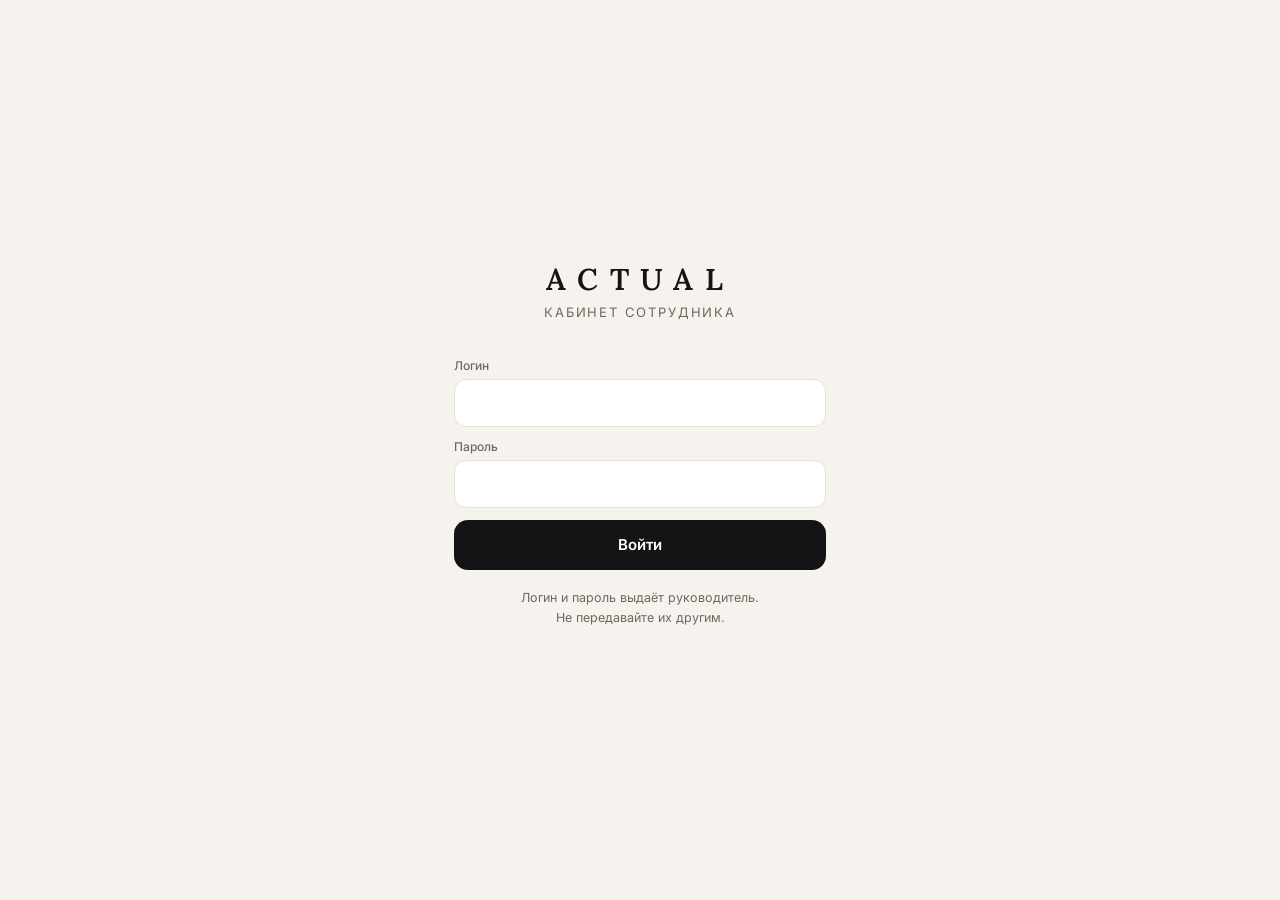
<file: team/index.html>
<!DOCTYPE html>
<html lang="ru">
<head>
<meta charset="utf-8">
<meta name="viewport" content="width=device-width, initial-scale=1, viewport-fit=cover">
<meta name="robots" content="noindex, nofollow">
<meta name="theme-color" content="#111111">
<meta name="apple-mobile-web-app-capable" content="yes">
<meta name="mobile-web-app-capable" content="yes">
<meta name="apple-mobile-web-app-status-bar-style" content="black">
<meta name="apple-mobile-web-app-title" content="ACTUAL">
<title>ACTUAL · Команда</title>
<link rel="icon" href="data:image/svg+xml,%3Csvg xmlns='http://www.w3.org/2000/svg' viewBox='0 0 64 64'%3E%3Crect width='64' height='64' rx='14' fill='%23111'/%3E%3Ctext x='32' y='42' font-family='Georgia,serif' font-size='30' fill='%23C2A36B' text-anchor='middle'%3EA%3C/text%3E%3C/svg%3E">
<link rel="preconnect" href="https://fonts.googleapis.com">
<link rel="preconnect" href="https://fonts.gstatic.com" crossorigin>
<link href="https://fonts.googleapis.com/css2?family=Lora:wght@500;600&family=Inter:wght@400;500;600;700&display=swap" rel="stylesheet">
<style>
:root{--bg:#F6F3EE;--card:#fff;--ink:#141414;--ink2:#6E675D;--line:#E6E0D6;--gold:#B79A6B;--gold2:#C2A36B;--dark:#141414;--ok:#2F6B4F;--bad:#B4532A;--serif:"Lora",Georgia,serif;--sans:"Inter",system-ui,-apple-system,sans-serif}
*{box-sizing:border-box;-webkit-tap-highlight-color:transparent}
html,body{margin:0;background:var(--bg);color:var(--ink);font-family:var(--sans);font-size:15px;-webkit-font-smoothing:antialiased}
button,input,select{font:inherit;color:inherit}
.hidden{display:none!important}
.wrap{max-width:560px;margin:0 auto;padding:0 16px calc(90px + env(safe-area-inset-bottom))}
header{position:sticky;top:0;z-index:10;background:rgba(20,20,20,.97);color:#fff;padding:calc(10px + env(safe-area-inset-top)) 16px 10px}
.hb{max-width:560px;margin:0 auto;display:flex;align-items:center;justify-content:space-between;gap:10px}
.logo{font-family:var(--serif);letter-spacing:.38em;font-size:19px;font-weight:600}
.who{font-size:12px;color:#BDB5A8;text-align:right;line-height:1.3}
.who button{background:none;border:0;color:var(--gold2);padding:0;font-size:12px;cursor:pointer;min-height:28px}
h1{font-family:var(--serif);font-weight:600;font-size:26px;margin:18px 0 4px}
h2{font-family:var(--serif);font-weight:600;font-size:19px;margin:22px 0 10px}
.muted{color:var(--ink2)}.small{font-size:12.5px}
.card{background:var(--card);border:1px solid var(--line);border-radius:16px;padding:16px;margin:10px 0}
.card.dark{background:var(--dark);color:#fff;border-color:var(--dark)}
.kicker{font-size:11px;letter-spacing:.16em;text-transform:uppercase;font-weight:600;color:var(--ink2)}
.dark .kicker{color:var(--gold2)}
.big{font-family:var(--serif);font-size:34px;font-weight:600;line-height:1.1;margin:6px 0 2px}
.row{display:flex;justify-content:space-between;align-items:baseline;gap:10px}
.grid2{display:grid;grid-template-columns:1fr 1fr;gap:10px}
.grid2 .card{margin:0}
.mid{font-family:var(--serif);font-size:21px;font-weight:600;margin-top:4px}
.bar{position:relative;height:10px;background:#2b2b2b;border-radius:10px;margin:16px 0 22px}
.bar i{position:absolute;left:0;top:0;bottom:0;background:linear-gradient(90deg,#8c7550,var(--gold2));border-radius:10px;max-width:100%}
.bar b{position:absolute;top:-3px;width:2px;height:16px;background:#555}
.bar span{position:absolute;top:18px;font-size:10px;color:#9a9286;transform:translateX(-50%)}
.chips{display:flex;gap:8px;overflow-x:auto;scrollbar-width:none;margin:12px 0 4px}
.chips::-webkit-scrollbar{display:none}
.chip{flex:none;border:1px solid var(--line);background:#fff;border-radius:20px;padding:8px 14px;font-size:13px;cursor:pointer;min-height:38px}
.chip.on{background:var(--ink);color:#fff;border-color:var(--ink)}
.list{background:#fff;border:1px solid var(--line);border-radius:16px;overflow:hidden;margin:10px 0}
.li{display:flex;justify-content:space-between;align-items:center;gap:10px;padding:12px 14px;border-top:1px solid var(--line)}
.li:first-child{border-top:0}
.li .r{text-align:right}
.neg{color:var(--bad)}.pos{color:var(--ok)}
.tier{display:inline-block;padding:3px 10px;border-radius:20px;font-size:12px;font-weight:600;background:#EFE7DA;color:#6D5A3A}
.tier.t0{background:#F3E3DC;color:var(--bad)}.tier.t4{background:var(--gold2);color:#141414}
nav.tabs{position:fixed;left:0;right:0;bottom:0;z-index:20;background:rgba(255,255,255,.97);border-top:1px solid var(--line);padding:6px 8px calc(6px + env(safe-area-inset-bottom));display:flex;justify-content:center;gap:4px}
nav.tabs button{flex:1;max-width:180px;border:0;background:none;padding:8px 4px;font-size:12px;color:var(--ink2);cursor:pointer;display:flex;flex-direction:column;align-items:center;gap:3px;border-radius:12px;min-height:52px}
nav.tabs button.on{color:var(--ink);background:#F3EEE6;font-weight:600}
nav.tabs svg{width:22px;height:22px}
.search{position:sticky;top:calc(56px + env(safe-area-inset-top));z-index:5;background:var(--bg);padding:12px 0 6px}
.search input{width:100%;border:1px solid var(--line);background:#fff;border-radius:14px;padding:14px 14px 14px 42px;font-size:16px;outline:none}
.search input:focus{border-color:var(--gold)}
.search .ic{position:absolute;left:14px;top:27px;width:18px;height:18px;color:var(--ink2)}
.toggle{display:flex;align-items:center;gap:8px;font-size:13px;color:var(--ink2);margin:8px 2px 0}
.toggle input{width:18px;height:18px;accent-color:#141414}
.model{background:#fff;border:1px solid var(--line);border-radius:16px;padding:14px;margin:10px 0}
.model .t{font-weight:600;line-height:1.35}
.model .p{font-size:13px;color:var(--ink2);margin-top:2px}
.sizes{display:flex;flex-wrap:wrap;gap:8px;margin-top:10px}
.sz{border:1px solid var(--line);background:#FBF9F5;border-radius:12px;padding:7px 10px;min-width:58px;text-align:center;cursor:pointer;font-size:13px;line-height:1.25}
.sz b{display:block;font-size:15px}
.sz.zero{color:#aaa;background:#fff}
.sz.low b{color:var(--bad)}
.empty{text-align:center;color:var(--ink2);padding:40px 10px;line-height:1.6}
.btn{display:flex;align-items:center;justify-content:center;gap:8px;width:100%;min-height:50px;border:0;border-radius:14px;background:var(--ink);color:#fff;font-size:15px;font-weight:600;cursor:pointer;margin-top:12px}
.btn.ghost{background:#fff;color:var(--ink);border:1px solid var(--line)}
.btn.gold{background:var(--gold2);color:#141414}
.btn:disabled{opacity:.45;cursor:default}
.fld{display:block;margin-top:12px}
.fld span{display:block;font-size:12px;color:var(--ink2);margin-bottom:6px;font-weight:500}
.fld input,.fld select{width:100%;border:1px solid var(--line);background:#fff;border-radius:12px;padding:13px 12px;font-size:16px;outline:none;-webkit-appearance:none;appearance:none}
.fld input:focus{border-color:var(--gold)}
.err{color:var(--bad);font-size:13.5px;margin-top:10px;line-height:1.45}
.login{min-height:100vh;display:flex;flex-direction:column;justify-content:center;padding:24px;max-width:420px;margin:0 auto}
.login .logo{color:var(--ink);text-align:center;font-size:30px;margin-bottom:6px}
.login .sub{text-align:center;color:var(--ink2);font-size:13px;letter-spacing:.14em;text-transform:uppercase;margin-bottom:26px}
.veil{position:fixed;inset:0;z-index:40;background:rgba(0,0,0,.4);display:flex;align-items:flex-end;justify-content:center}
.sheet{width:100%;max-width:560px;background:var(--bg);border-radius:20px 20px 0 0;padding:20px 18px calc(22px + env(safe-area-inset-bottom));max-height:90vh;overflow:auto}
.sheet h3{font-family:var(--serif);font-size:20px;margin:0 0 4px}
.x{float:right;border:0;background:none;font-size:26px;line-height:1;width:40px;height:40px;margin:-8px -8px 0 0;cursor:pointer}
.stepper{display:flex;align-items:center;gap:10px;margin-top:8px}
.stepper button{width:52px;height:52px;border-radius:14px;border:1px solid var(--line);background:#fff;font-size:24px;cursor:pointer}
.stepper input{flex:1;text-align:center;font-size:24px;font-weight:600;border:1px solid var(--line);border-radius:14px;padding:10px;background:#fff;min-width:0}
.toast{position:fixed;left:50%;bottom:calc(80px + env(safe-area-inset-bottom));transform:translateX(-50%);background:var(--ink);color:#fff;padding:12px 18px;border-radius:12px;font-size:14px;z-index:60;max-width:90vw;text-align:center}
.tbl{width:100%;border-collapse:collapse;font-size:13.5px}
.tbl th{text-align:left;font-size:11px;letter-spacing:.1em;text-transform:uppercase;color:var(--ink2);font-weight:600;padding:8px 6px;border-bottom:1px solid var(--line)}
.tbl td{padding:10px 6px;border-bottom:1px solid var(--line)}
.tbl .n{text-align:right;white-space:nowrap}
.sync{font-size:12px;color:var(--ink2);margin:8px 2px}
.spin{display:inline-block;width:14px;height:14px;border:2px solid #ccc;border-top-color:var(--ink);border-radius:50%;animation:s .8s linear infinite;vertical-align:-2px}
.flow{display:grid;grid-template-columns:1fr auto 1fr auto 1fr;align-items:end;gap:6px;margin-top:14px;padding-top:12px;border-top:1px solid #2e2e2e}
.flow span{display:block;font-size:10.5px;letter-spacing:.1em;text-transform:uppercase;color:#9a9286;margin-bottom:3px}
.flow b{font-size:14px;white-space:nowrap}.flow .op{color:#6f685f;font-size:18px;padding-bottom:1px}
.rneg{color:#E08B6A}
.grid3{display:grid;grid-template-columns:1fr 1fr 1fr;gap:8px;margin-top:10px}.grid3 .card{margin:0;padding:12px}.grid3 .mid{font-size:18px}
.chart{padding:14px 12px 10px}.bars{display:flex;align-items:flex-end;gap:2px;height:110px}
.col{flex:1;display:flex;flex-direction:column;align-items:center;height:100%;justify-content:flex-end}
.col span{font-size:9px;color:var(--ink2);height:12px;margin-top:3px}
.stk{width:100%;display:flex;flex-direction:column;border-radius:3px 3px 0 0;overflow:hidden;min-height:0}
.stk i{display:block;width:100%}.nt{background:var(--gold2)}.rt{background:#E3A58C}
.legend{display:flex;gap:14px;font-size:11.5px;color:var(--ink2);margin-top:6px}.legend i{display:inline-block;width:10px;height:10px;border-radius:2px;margin-right:5px;vertical-align:-1px}
.dr{padding:10px 14px;border-top:1px solid var(--line)}.dr:first-child{border-top:0}
.dl{font-size:13px;color:var(--ink2);margin-bottom:4px}
.r3{display:grid;grid-template-columns:1fr 1fr 1fr;text-align:right;gap:6px;font-size:14.5px;font-variant-numeric:tabular-nums}
.dr.hd{background:#FBF9F5;padding:9px 14px}.dr.hd .r3{font-size:10.5px;letter-spacing:.08em;text-transform:uppercase;color:var(--ink2)}
.dr.tot{background:#FBF9F5}.dr.tot .dl{color:var(--ink)}
.phs{display:flex;flex-wrap:wrap;gap:8px;margin-top:8px}.ph{position:relative;width:84px;height:84px;border-radius:12px;overflow:hidden;background:#EEE8DF;display:flex;align-items:center;justify-content:center;cursor:pointer}.ph img{width:100%;height:100%;object-fit:cover}.ph button{position:absolute;top:3px;right:3px;width:24px;height:24px;border-radius:12px;border:0;background:rgba(0,0,0,.6);color:#fff;font-size:15px;line-height:1}
.fld textarea,.cr input,.cr textarea,.cr select{width:100%;border:1px solid var(--line);background:#fff;border-radius:12px;padding:11px 12px;font-size:16px;outline:none;font-family:inherit;margin-top:8px}.cr select{margin-top:0;-webkit-appearance:none;appearance:none}.cr .row{gap:8px}
input.chip{font-family:inherit;color:var(--ink)}
.li.hot{background:#FBE9E3;border-left:4px solid #C0392B}.li.hot div{color:#9E2A1E}
@keyframes s{to{transform:rotate(360deg)}}
</style>
</head>
<body>
<div id="app"></div>
<script>
// scrypt (N, r, p) на WebCrypto PBKDF2-SHA256 + Salsa20/8. Совместим с Node crypto.scryptSync.
async function scryptKey(pass, salt, N, r, p, dkLen) {
  var enc = new TextEncoder();
  var pw = await crypto.subtle.importKey("raw", enc.encode(pass), "PBKDF2", false, ["deriveBits"]);
  var blen = 128 * r * p;
  var B = new Uint8Array(await crypto.subtle.deriveBits({ name: "PBKDF2", salt: enc.encode(salt), iterations: 1, hash: "SHA-256" }, pw, blen * 8));
  var R32 = 32 * r;
  var X = new Uint32Array(R32), V = new Uint32Array(R32 * N), Y = new Uint32Array(R32), T = new Uint32Array(16), x = new Uint32Array(16);
  function salsa(B16) {
    for (var i = 0; i < 16; i++) x[i] = B16[i];
    for (i = 0; i < 8; i += 2) {
      var u;
      u = x[0] + x[12]; x[4] ^= (u << 7) | (u >>> 25); u = x[4] + x[0]; x[8] ^= (u << 9) | (u >>> 23);
      u = x[8] + x[4]; x[12] ^= (u << 13) | (u >>> 19); u = x[12] + x[8]; x[0] ^= (u << 18) | (u >>> 14);
      u = x[5] + x[1]; x[9] ^= (u << 7) | (u >>> 25); u = x[9] + x[5]; x[13] ^= (u << 9) | (u >>> 23);
      u = x[13] + x[9]; x[1] ^= (u << 13) | (u >>> 19); u = x[1] + x[13]; x[5] ^= (u << 18) | (u >>> 14);
      u = x[10] + x[6]; x[14] ^= (u << 7) | (u >>> 25); u = x[14] + x[10]; x[2] ^= (u << 9) | (u >>> 23);
      u = x[2] + x[14]; x[6] ^= (u << 13) | (u >>> 19); u = x[6] + x[2]; x[10] ^= (u << 18) | (u >>> 14);
      u = x[15] + x[11]; x[3] ^= (u << 7) | (u >>> 25); u = x[3] + x[15]; x[7] ^= (u << 9) | (u >>> 23);
      u = x[7] + x[3]; x[11] ^= (u << 13) | (u >>> 19); u = x[11] + x[7]; x[15] ^= (u << 18) | (u >>> 14);
      u = x[0] + x[3]; x[1] ^= (u << 7) | (u >>> 25); u = x[1] + x[0]; x[2] ^= (u << 9) | (u >>> 23);
      u = x[2] + x[1]; x[3] ^= (u << 13) | (u >>> 19); u = x[3] + x[2]; x[0] ^= (u << 18) | (u >>> 14);
      u = x[5] + x[4]; x[6] ^= (u << 7) | (u >>> 25); u = x[6] + x[5]; x[7] ^= (u << 9) | (u >>> 23);
      u = x[7] + x[6]; x[4] ^= (u << 13) | (u >>> 19); u = x[4] + x[7]; x[5] ^= (u << 18) | (u >>> 14);
      u = x[10] + x[9]; x[11] ^= (u << 7) | (u >>> 25); u = x[11] + x[10]; x[8] ^= (u << 9) | (u >>> 23);
      u = x[8] + x[11]; x[9] ^= (u << 13) | (u >>> 19); u = x[9] + x[8]; x[10] ^= (u << 18) | (u >>> 14);
      u = x[15] + x[14]; x[12] ^= (u << 7) | (u >>> 25); u = x[12] + x[15]; x[13] ^= (u << 9) | (u >>> 23);
      u = x[13] + x[12]; x[14] ^= (u << 13) | (u >>> 19); u = x[14] + x[13]; x[15] ^= (u << 18) | (u >>> 14);
    }
    for (i = 0; i < 16; i++) B16[i] = (B16[i] + x[i]) >>> 0;
  }
  function blockMix() { // X -> X, через Y
    for (var k = 0; k < 16; k++) T[k] = X[(2 * r - 1) * 16 + k];
    for (var i = 0; i < 2 * r; i++) {
      for (k = 0; k < 16; k++) T[k] ^= X[i * 16 + k];
      salsa(T);
      var off = (i & 1) ? (r + (i >> 1)) * 16 : (i >> 1) * 16;
      for (k = 0; k < 16; k++) Y[off + k] = T[k];
    }
    X.set(Y);
  }
  var dv = new DataView(B.buffer);
  for (var pi = 0; pi < p; pi++) {
    var base = pi * 128 * r;
    for (var i = 0; i < R32; i++) X[i] = dv.getUint32(base + i * 4, true);
    for (i = 0; i < N; i++) { V.set(X, i * R32); blockMix(); }
    for (i = 0; i < N; i++) {
      var j = X[(2 * r - 1) * 16] & (N - 1);
      for (var k = 0; k < R32; k++) X[k] ^= V[j * R32 + k];
      blockMix();
    }
    for (i = 0; i < R32; i++) dv.setUint32(base + i * 4, X[i], true);
  }
  var bk = await crypto.subtle.importKey("raw", enc.encode(pass), "PBKDF2", false, ["deriveBits"]);
  return new Uint8Array(await crypto.subtle.deriveBits({ name: "PBKDF2", salt: B, iterations: 1, hash: "SHA-256" }, bk, dkLen * 8));
}

(function(){
"use strict";
var LS = { get:function(k){try{var v=localStorage.getItem(k);return v?JSON.parse(v):null}catch(e){return null}}, set:function(k,v){try{localStorage.setItem(k,JSON.stringify(v))}catch(e){}}, del:function(k){try{localStorage.removeItem(k)}catch(e){}} };
var S = { token: LS.get("at_tok"), boot: LS.get("at_boot"), stock: LS.get("at_stock"), qty: null, tab: (location.hash==="#tasks"?"tasks":"me"), month: null, q: "", onlyStock: false, loading: false, err: "" };
var $ = function(s){return document.querySelector(s)};
var app = $("#app");
function esc(s){return String(s==null?"":s).replace(/[&<>"']/g,function(c){return {"&":"&amp;","<":"&lt;",">":"&gt;",'"':"&quot;","'":"&#39;"}[c]})}
function money(n){n=Math.round(+n||0);var s=String(Math.abs(n)).replace(/\B(?=(\d{3})+(?!\d))/g," ");return (n<0?"−":"")+s+" ₸"}
function short(n){n=+n||0;var a=Math.abs(n);if(a>=1e6)return (n/1e6).toFixed(a>=1e7?1:2).replace(/\.?0+$/,"").replace(".",",")+" млн";if(a>=1e3)return Math.round(n/1e3)+" тыс";return String(Math.round(n))}
var MON=["январь","февраль","март","апрель","май","июнь","июль","август","сентябрь","октябрь","ноябрь","декабрь"];
var MONG=["января","февраля","марта","апреля","мая","июня","июля","августа","сентября","октября","ноября","декабря"];
function ymNow(){var d=new Date(Date.now()+5*3600e3);return d.getUTCFullYear()+"-"+String(d.getUTCMonth()+1).padStart(2,"0")}
function ymPrev(ym){var y=+ym.slice(0,4),m=+ym.slice(5,7)-1;if(m<1){m=12;y--}return y+"-"+String(m).padStart(2,"0")}
function monthName(ym){return MON[+ym.slice(5,7)-1]}
function dayLabel(ds){var d=+ds.slice(8,10),m=+ds.slice(5,7)-1;var wd=["вс","пн","вт","ср","чт","пт","сб"][new Date(ds+"T12:00:00Z").getUTCDay()];return d+" "+MONG[m]+", "+wd}
function timeLabel(iso){if(!iso)return "";var d=new Date(iso);if(isNaN(d))return "";var a=new Date(d.getTime()+5*3600e3);var t=String(a.getUTCHours()).padStart(2,"0")+":"+String(a.getUTCMinutes()).padStart(2,"0");var today=new Date(Date.now()+5*3600e3).toISOString().slice(0,10);var day=a.toISOString().slice(0,10);return day===today?"сегодня в "+t:dayLabel(day).replace(/,.*$/,"")+" в "+t}
function toast(m){var t=document.createElement("div");t.className="toast";t.textContent=m;document.body.appendChild(t);setTimeout(function(){t.remove()},2600)}

var SHOP_WA="77776111082";
function getJSON(f){ return fetch("d/"+f+"?t="+Date.now(),{cache:"no-store"}).then(function(r){ if(!r.ok) throw new Error(r.status===404?"missing":"net"); return r.json(); }); }
function b64(s){ return Uint8Array.from(atob(s),function(c){return c.charCodeAt(0)}); }
function hex(u){ return Array.from(u,function(b){return b.toString(16).padStart(2,"0")}).join(""); }
function unhex(h){ var u=new Uint8Array(h.length/2); for(var i=0;i<u.length;i++) u[i]=parseInt(h.substr(i*2,2),16); return u; }
async function aesOpen(keyBytes, box){ var k=await crypto.subtle.importKey("raw",keyBytes,"AES-GCM",false,["decrypt"]); var pt=await crypto.subtle.decrypt({name:"AES-GCM",iv:b64(box.iv)},k,b64(box.ct)); return JSON.parse(new TextDecoder().decode(pt)); }
var MINE=null;
async function openMine(){ if(MINE) return MINE; var t=S.token&&JSON.parse(S.token); if(!t||!t.l||!t.k) throw new Error("auth"); var box=await getJSON(t.l+".json"); try{ MINE=await aesOpen(unhex(t.k),box); }catch(e){ throw new Error("auth"); } return MINE; }
async function openStock(){
  var m=await openMine(); var box=await getJSON("stock.json");
  var priv=await crypto.subtle.importKey("pkcs8",b64(m.sk),{name:"ECDH",namedCurve:"P-256"},false,["deriveBits"]);
  var pub=await crypto.subtle.importKey("raw",b64(box.epk),{name:"ECDH",namedCurve:"P-256"},false,[]);
  var shared=await crypto.subtle.deriveBits({name:"ECDH",public:pub},priv,256);
  var key=new Uint8Array(await crypto.subtle.digest("SHA-256",shared));
  return {ok:true,version:box.version,synced:box.synced,rows:await aesOpen(key,box)};
}
function api(action, payload){
  payload=payload||{};
  if(action==="check"){
    var it=payload, d=it.fact_qty-it.system_qty, who=(S.boot&&S.boot.me&&S.boot.me.name)||"";
    var txt="Сверка от "+who+":\n"+it.item_name+"\nВ Paloma: "+it.system_qty+" шт\nФактически: "+it.fact_qty+" шт"+(d?" (разница "+(d>0?"+":"")+d+")":" ✅")+(it.note?"\nКомментарий: "+it.note:"");
    window.open("https://wa.me/"+SHOP_WA+"?text="+encodeURIComponent(txt),"_blank");
    return Promise.resolve({ok:true});
  }
  if(action==="upload") return tasksApi("uploadSales",payload).then(function(j){return j.ok?j:{ok:false,error:j.error==="net"?"net":(j.error||"")}});
  if(action==="setpass"||action==="setplan") return Promise.resolve({ok:false,error:"пока меняется через Claude — отправьте ему"});
  return (async function(){
    try{
      if(action==="login"){
        var login=String(payload.login||"").trim().toLowerCase(), users=await getJSON("users.json"), salt=users[login];
        var key=await scryptKey(String(payload.password||""), salt||"no-such-user", 16384, 8, 1, 32);
        if(!salt) return {ok:false,error:"wrong"};
        var box=await getJSON(login+".json"), m;
        try{ m=await aesOpen(key,box); }catch(e){ return {ok:false,error:"wrong"}; }
        MINE=m; return {ok:true, token:JSON.stringify({l:login,k:hex(key)}), name:m.body.me.name, role:m.body.me.role};
      }
      if(action==="boot"){ MINE=null; var m2=await openMine(); var meta={}; try{ meta=await getJSON("stock-meta.json"); }catch(e){} var body=JSON.parse(JSON.stringify(m2.body)); body.stockVersion=meta.version||""; body.qtyVersion=""; try{ var sj=await tasksApi("sales"); if(sj.ok) mergeSales(body,sj.rows); }catch(e){} try{ var ps=await openSales(); if(ps) mergePal(body,ps); }catch(e){} return body; }
      if(action==="stock") return await openStock();
      if(action==="qty"){ var mt=await getJSON("stock-meta.json"); if(S.stock && mt.version && mt.version!==S.stock.version) loadStock(); return {ok:false}; }
      if(action==="refresh"){ var st=await openStock(); S.stock={version:st.version,synced:st.synced,rows:st.rows}; LS.set("at_stock",S.stock); idx=null; return {ok:true,version:"",qty:{}}; }
      return {ok:false,error:"bad_action"};
    }catch(e){
      if(e&&e.message==="auth"&&action!=="login"){ logout(true); throw e; }
      return {ok:false,error:"net"};
    }
  })();
}
function logout(expired){ LS.del("at_tok"); LS.del("at_boot"); LS.del("at_stock"); MINE=null; S.stock=null; S.token=null; S.boot=null; if(expired) S.err="Сессия закончилась, войдите снова."; render(); }

/* ---------- data ---------- */
function refresh(){
  if(!S.token) return;
  S.loading=true; renderHeader();
  return api("boot").then(function(j){
    S.loading=false;
    if(j.ok){ S.boot=j; LS.set("at_boot",j); if(!S.stock || S.stock.version!==j.stockVersion) loadStock(); if(j.qtyVersion && (!S.qty || S.qty.version!==j.qtyVersion)) loadQty(); }
    else if(j.error==="net") toast("Нет интернета. Показаны сохранённые данные.");
    render();
  }).catch(function(){ S.loading=false; });
}
var stockLoading=false;
function loadStock(){
  if(stockLoading) return; stockLoading=true; if(S.tab==="stock") render();
  api("stock").then(function(j){ stockLoading=false; if(j.ok&&Array.isArray(j.rows)){ S.stock={version:j.version,synced:j.synced,rows:j.rows}; LS.set("at_stock",S.stock); idx=null; } else if(j.error==="net"){ toast("Не удалось загрузить остатки"); } if(S.tab==="stock") render(); }).catch(function(){stockLoading=false;});
}

var qtyLoading=false;
function setQty(j){ if(j&&j.ok&&j.qty){ S.qty={version:j.version,qty:j.qty,checked:Date.now()}; LS.set("at_qty",S.qty); idx=null; return true } return false }
function loadQty(){ if(qtyLoading) return; qtyLoading=true; api("qty").then(function(j){ qtyLoading=false; setQty(j); if(S.tab==="stock") drawRes(); }).catch(function(){qtyLoading=false}); }
function refreshNow(){ if(qtyLoading) return; qtyLoading=true; drawRes(); api("refresh").then(function(j){ qtyLoading=false; if(setQty(j)) toast("Остатки загружены ✅ Обновляются примерно раз в час"); else toast(j.error==="net"?"Нет соединения":"Не удалось обновить, попробуйте ещё раз"); drawRes(); }).catch(function(){qtyLoading=false}); }
function stockTime(){ var a=S.stock?S.stock.synced:"", b=S.qty?S.qty.version:""; return b>a?b:a }
/* ---------- bonus math ---------- */
function tierFor(pct, tiers){var r=0;for(var i=0;i<tiers.length;i++){if(pct>=tiers[i][0]) r=tiers[i][1];}return r}
function nextTier(pct, tiers){for(var i=0;i<tiers.length;i++){if(tiers[i][0]>pct && tiers[i][1]>0) return tiers[i];}return null}
function monthStats(emp, ym, tiers){
  var days=(emp.days||[]).filter(function(d){return d[0].slice(0,7)===ym});
  var sales=0,ret=0,best=null,work=0;days.forEach(function(d){sales+=d[1];ret+=d[2];var g=d[1]+d[2];if(g>0)work++;if(!best||d[1]>best[3])best=[d[0],g,d[2],d[1]]});
  var plan = emp.plan_month===ym ? emp.plan : 0, fullPlan = plan;
  /* план от уволенных добавлен отдельно: процент и бонус — от первоначального личного плана */
  var base = (plan && emp.base_plan && emp.base_plan<plan) ? emp.base_plan : 0; if(base) plan = base;
  var pct = plan ? sales/plan*100 : null;
  var rate = plan ? tierFor(pct,tiers) : null;
  var last = days.length?days.map(function(d){return d[0]}).sort().pop():null;
  var forecast=null, forecastPct=null;
  if(last && ym===ymNow()){ var y=+ym.slice(0,4),m=+ym.slice(5,7); var dim=new Date(Date.UTC(y,m,0)).getUTCDate(); var el=+last.slice(8,10); if(el>=3){ forecast=sales/el*dim; forecastPct=plan?forecast/plan*100:null; } }
  return {fullPlan:fullPlan, added: base?fullPlan-base:0, addedDone: base?Math.max(0,Math.min(sales-base,fullPlan-base)):0, days:days, sales:sales, ret:ret, gross:sales+ret, plan:plan, pct:pct, rate:rate, bonus: rate!=null ? Math.max(0,sales)*rate/100 : null, last:last, workDays:work, avg: work?sales/work:0, best:best, forecast: plan?forecast:null, forecastPct:forecastPct};
}

/* ---------- render ---------- */
function render(){
  if(!S.token){ return renderLogin(); }
  var b=S.boot;
  app.innerHTML = '<header><div class="hb"><div class="logo">ACTUAL</div><div class="who" id="who"></div></div></header><div class="wrap" id="view"></div>'+tabsHtml();
  renderHeader();
  document.querySelectorAll("nav.tabs button").forEach(function(x){x.onclick=function(){S.tab=x.dataset.t;render();scrollTo(0,0)}});
  if(!b){ $("#view").innerHTML='<div class="empty"><span class="spin"></span><br>Загружаю…</div>'; return; }
  var fromBoss=false;try{fromBoss=sessionStorage.getItem("from_boss")==="1"||/\/boss\//.test(document.referrer)}catch(e){}
  if(b.me.role==="admin" && ((S.tab!=="tasks" && S.tab!=="stock") || !fromBoss)){ try{ localStorage.setItem("boss_tok", JSON.parse(localStorage.getItem("at_tok"))); }catch(e){} location.replace("../boss/"); return; }
  if(b.me.role==="viewer"){ if(S.tab==="tasks") return renderTasks(); S.tab="stock"; return renderStock(); }
  if(S.tab==="stock") return renderStock();
  if(S.tab==="tasks") return renderTasks();
  if(S.tab==="admin" && b.me.role==="admin") return renderAdmin();
  if(b.me.role==="admin") { S.tab="admin"; return renderAdmin(); }
  return renderMe();
}
function renderHeader(){var w=$("#who");if(!w)return;var b=S.boot;w.innerHTML=(b?esc(b.me.name):"")+(S.loading?' <span class="spin" style="width:10px;height:10px;border-width:2px"></span>':"")+(b&&b.me.role==="admin"?'<br><a href="../boss/" style="color:var(--gold2);font-size:12px;text-decoration:none">← Руководитель</a>':'')+'<br><button id="out">Выйти</button>';$("#out").onclick=function(){if(confirmLogout()) logout(false)}}
function confirmLogout(){return window.confirm?window.confirm("Выйти из кабинета?"):true}
function tabsHtml(){
  var admin=S.boot&&S.boot.me.role==="admin";
  var i1='<svg viewBox="0 0 24 24" fill="none" stroke="currentColor" stroke-width="1.7"><path d="M4 20V10M10 20V4M16 20v-7M22 20H2"/></svg>';
  var i2='<svg viewBox="0 0 24 24" fill="none" stroke="currentColor" stroke-width="1.7"><path d="M3 7l9-4 9 4-9 4-9-4z"/><path d="M3 7v10l9 4 9-4V7"/><path d="M12 11v10"/></svg>';
  var i3='<svg viewBox="0 0 24 24" fill="none" stroke="currentColor" stroke-width="1.7"><circle cx="9" cy="8" r="3.5"/><path d="M2.5 20c.8-3.5 3.4-5.5 6.5-5.5s5.7 2 6.5 5.5"/><path d="M16 4.5a3.5 3.5 0 0 1 0 7M18.5 14.8c1.6.8 2.7 2.6 3 5.2"/></svg>';
  var i4='<svg viewBox="0 0 24 24" fill="none" stroke="currentColor" stroke-width="1.7"><rect x="4" y="3.5" width="16" height="18" rx="2.5"/><path d="M8.5 11l2.5 2.5 4.5-4.5M8.5 17h7"/></svg>';
  var t=admin?[["admin","Команда",i3],["tasks","Задачи",i4],["stock","Остатки",i2]]:[["me","Мои продажи",i1],["tasks","Задачи",i4],["stock","Остатки",i2]];
  if(S.boot&&S.boot.me.role==="viewer") t=[["stock","Остатки",i2],["tasks","Задачи",i4]];
  return '<nav class="tabs">'+t.map(function(x){return '<button data-t="'+x[0]+'" class="'+(S.tab===x[0]||(x[0]==="admin"&&S.tab==="me"&&admin)?"on":"")+'">'+x[2]+x[1]+'</button>'}).join("")+'</nav>';
}

function renderLogin(){
  app.innerHTML='<div class="login"><div class="logo">ACTUAL</div><div class="sub">Кабинет сотрудника</div>'+
  '<form id="lf" autocomplete="on"><label class="fld"><span>Логин</span><input id="lu" name="username" autocomplete="username" autocapitalize="none" autocorrect="off" spellcheck="false" maxlength="40" required></label>'+
  '<label class="fld"><span>Пароль</span><input id="lp" name="password" type="password" autocomplete="current-password" maxlength="100" required></label>'+
  '<div class="err" id="le">'+esc(S.err)+'</div><button class="btn" id="lb" type="submit">Войти</button></form>'+
  '<p class="muted small" style="text-align:center;margin-top:18px;line-height:1.6">Логин и пароль выдаёт руководитель.<br>Не передавайте их другим.</p></div>';
  $("#lf").onsubmit=function(e){
    e.preventDefault(); var u=$("#lu").value.trim().toLowerCase(), p=$("#lp").value;
    if(!u||!p) return; var btn=$("#lb"); btn.disabled=true; btn.innerHTML='<span class="spin"></span>';
    api("login",{login:u,password:p}).then(function(j){
      if(j.ok&&j.token){ S.token=j.token; LS.set("at_tok",j.token); S.err=""; S.tab=j.role==="admin"?"admin":j.role==="viewer"?"stock":"me"; S.boot=null; render(); refresh(); }
      else { btn.disabled=false; btn.textContent="Войти"; $("#le").textContent = j.error==="locked"?"Слишком много попыток. Подождите 30 минут.":j.error==="net"?"Нет соединения. Проверьте интернет.":"Неверный логин или пароль."; }
    });
  };
}

function renderMe(){
  var b=S.boot, emp=b.emp, tiers=b.tiers, cur=ymNow();
  var months=[cur, ymPrev(cur)];
  if(!S.month||months.indexOf(S.month)<0) S.month=cur;
  var st=monthStats(emp,S.month,tiers);
  var h='<h1>'+esc(emp.name)+'</h1><div class="muted small">Личный кабинет · данные из Paloma</div>';
  h+='<div class="chips">'+months.map(function(m){return '<button class="chip '+(m===S.month?"on":"")+'" data-m="'+m+'">'+cap(monthName(m))+'</button>'}).join("")+'</div>';
  h+=summaryCard(st, monthName(S.month));
  if(st.plan){
    h+='<div class="grid2"><div class="card"><div class="kicker">Бонус сейчас</div><div class="mid">'+money(st.bonus)+'</div><div class="small muted"><span class="tier t'+st.rate+'">'+st.rate+'%</span> от итога</div></div>';
    if(st.added) h+='<div class="card"><div class="kicker">Добавлено от уволенных</div><div class="row" style="margin-top:6px"><div class="mid">'+money(st.addedDone)+'</div><div class="small muted">из '+money(st.added)+' · '+Math.round(st.addedDone/st.added*100)+'%</div></div><div class="small muted" style="margin-top:4px;line-height:1.5">Считается, когда продажи выше личного плана '+money(st.plan)+'. Бонус — по шкале от личного плана.</div></div>';
    var okl = emp.fixed ? emp.fixed : emp.hourly*emp.hours;
    h+='<div class="card"><div class="kicker">Оклад</div><div class="mid">'+money(okl)+'</div><div class="small muted">'+(emp.fixed?"фиксированный":emp.hours+" ч × "+emp.hourly+" ₸ по графику")+'</div></div></div>';
    if(S.month===cur && st.forecast!=null){
      var fr=tierFor(st.forecastPct,tiers);
      h+='<div class="card"><div class="kicker">Прогноз на конец месяца</div><div class="row" style="margin-top:6px"><div class="mid">'+money(st.forecast)+'</div><div><b>'+Math.round(st.forecastPct)+'%</b> <span class="tier t'+fr+'">'+fr+'%</span></div></div><div class="small muted" style="margin-top:4px;line-height:1.5">Если продавать в том же темпе, что с 1 числа. Бонус по прогнозу ≈ '+money(Math.max(0,st.forecast)*fr/100)+', вместе с окладом ≈ '+money(Math.max(0,st.forecast)*fr/100+okl)+'.</div></div>';
    }
    h+='<div class="card"><div class="kicker">Шкала бонуса</div><div style="margin-top:8px">'+tiers.map(function(t,i){var nx=tiers[i+1];var lbl=i===0?"до "+nx[0]+"%":nx?t[0]+"–"+(nx[0]-1)+"%":t[0]+"%+";var on=st.rate===t[1]&&st.pct!=null;return '<div class="row" style="padding:6px 0;'+(on?"font-weight:700":"")+'"><span>'+lbl+(on?" · вы здесь":"")+'</span><span><span class="muted small" style="margin-right:8px">от '+short(st.plan*t[0]/100)+'</span><span class="tier t'+t[1]+'">'+t[1]+'%</span></span></div>'}).join("")+'</div></div>';
  }
  h+=daysBlock(st);
  $("#view").innerHTML=h;
  document.querySelectorAll(".chip[data-m]").forEach(function(c){c.onclick=function(){S.month=c.dataset.m;renderMe()}});
}
function cap(s){return s[0].toUpperCase()+s.slice(1)}
function summaryCard(st, mname, store){
  var h='<div class="card dark"><div class="kicker">'+(mname?'Итог за '+mname:'Итог')+'</div><div class="big">'+money(st.sales)+'</div>';
  h+='<div class="flow"><div><span>Продано</span><b>'+money(st.gross)+'</b></div><div class="op">−</div><div><span>Возвраты</span><b class="'+(st.ret?"rneg":"")+'">'+money(st.ret)+'</b></div><div class="op">=</div><div><span>Итог</span><b style="color:var(--gold2)">'+money(st.sales)+'</b></div></div>';
  if(st.plan){
    var pct=st.pct, w=Math.min(100,Math.max(0,pct/120*100));
    h+='<div class="row" style="color:#BDB5A8;font-size:13px;margin-top:14px"><span>План '+money(st.plan)+'</span><span style="color:#fff;font-weight:600">'+Math.round(pct)+'%</span></div>';
    h+='<div class="bar"><i style="width:'+w+'%"></i>'+[70,80,100,120].map(function(t){var x=t/120*100;return '<b style="left:'+x+'%"></b><span style="left:'+x+'%">'+t+'%</span>'}).join("")+'</div>';
    var nt=nextTier(pct,S.boot.tiers);
    if(store){}
    else if(nt){ var need=st.plan*nt[0]/100-st.sales; h+='<div style="font-size:13.5px;line-height:1.5">До '+nt[0]+'% (бонус '+nt[1]+'%) осталось <b style="color:var(--gold2)">'+money(need)+'</b></div>'; }
    else h+='<div style="font-size:13.5px;color:var(--gold2)">Максимальный бонус 4% 🔥</div>';
  } else h+='<div class="small" style="color:#BDB5A8;margin-top:10px">'+(st.days.length?"План на этот месяц не задан":"Пока нет данных за этот месяц")+'</div>';
  h+='<div class="small" style="color:#9a9286;margin-top:10px;line-height:1.5">Бонус считается от итога: продано минус возвраты.</div></div>';
  return h;
}
function daysBlock(st){
  if(!st.days.length) return '<h2>По дням</h2><div class="empty">Нет данных. Они появятся, когда руководитель загрузит отчёт из Paloma.</div>';
  var h='<div class="grid3"><div class="card"><div class="kicker">Рабочих дней</div><div class="mid">'+st.workDays+'</div></div><div class="card"><div class="kicker">В среднем</div><div class="mid">'+short(st.avg)+'</div><div class="small muted">итог за день</div></div><div class="card"><div class="kicker">Лучший день</div><div class="mid">'+short(st.best[3])+'</div><div class="small muted">'+st.best[0].slice(8,10)+'.'+st.best[0].slice(5,7)+'</div></div></div>';
  var mx=0; st.days.forEach(function(d){if(d[1]+d[2]>mx)mx=d[1]+d[2]});
  var y=+S.month.slice(0,4), m=+S.month.slice(5,7), dim=new Date(Date.UTC(y,m,0)).getUTCDate(), map={};
  st.days.forEach(function(d){map[+d[0].slice(8,10)]=d});
  h+='<h2>По дням</h2><div class="card chart"><div class="bars">';
  for(var i=1;i<=dim;i++){var d=map[i];var g=d?d[1]+d[2]:0,n=d?Math.max(0,d[1]):0;
    h+='<div class="col" title="'+i+'"><div class="stk" style="height:'+(mx?g/mx*100:0)+'%"><i class="rt" style="height:'+(g?(g-n)/g*100:0)+'%"></i><i class="nt" style="height:'+(g?n/g*100:0)+'%"></i></div><span>'+(i%5===0||i===1?i:"")+'</span></div>'}
  h+='</div><div class="legend"><span><i class="nt"></i>итог</span><span><i class="rt"></i>возвраты</span></div></div>';
  var nf=function(n){n=Math.round(+n||0);return (n<0?"−":"")+String(Math.abs(n)).replace(/\B(?=(\d{3})+(?!\d))/g," ")};
  h+='<div class="list"><div class="dr hd"><div class="r3"><span>Продано</span><span>Возврат</span><span>Итог, ₸</span></div></div>'+st.days.slice().sort(function(a,c){return a[0]<c[0]?1:-1}).map(function(d){var g=d[1]+d[2];return '<div class="dr"><div class="dl">'+dayLabel(d[0])+'</div><div class="r3"><span>'+nf(g)+'</span><span class="'+(d[2]?"neg":"muted")+'">'+(d[2]?"−"+nf(d[2]):"—")+'</span><span><b class="'+(d[1]<0?"neg":"")+'">'+nf(d[1])+'</b></span></div></div>'}).join("")+
  '<div class="dr tot"><div class="dl"><b>Всего за месяц</b></div><div class="r3"><span>'+nf(st.gross)+'</span><span class="'+(st.ret?"neg":"muted")+'">'+(st.ret?"−"+nf(st.ret):"—")+'</span><span><b>'+nf(st.sales)+'</b></span></div></div></div>';
  h+='<div class="sync">'+(S.boot.palomaLive?'Факт из Paloma по чекам (кто пробил). Обновлено '+timeLabel(S.boot.updated)+', обновляется каждые 15 минут.':'Данные по отчёту за '+dayLabel(st.last).replace(/,.*$/,"")+'. Обновлено '+timeLabel(S.boot.updated)+'.')+'</div>';
  return h;
}

/* ---------- stock ---------- */
var idx=null;
var SIZES={XS:1,S:1,M:1,L:1,XL:1,XXL:1,"2XL":1,"3XL":1,XXXL:1,"4XL":1,"5XL":1};
function norm(s){return String(s).toLowerCase().replace(/ё/g,"е").replace(/[мm]/g,"m").replace(/\s+/g," ").trim()}
function lat(s){return s.replace(/[а-я]/g,function(c){var m={"а":"a","в":"b","е":"e","к":"k","м":"m","н":"h","о":"o","р":"p","с":"c","т":"t","х":"x","у":"y"};return m[c]||c})}
function buildIdx(){
  var rows=(S.stock&&S.stock.rows)||[]; var groups={}; var list=[]; var Q=(S.qty&&S.stock&&S.qty.version>S.stock.synced)?S.qty.qty:null;
  rows.forEach(function(r){
    var name=r[1], tok=name.split(" "), size="", base=name;
    var last=tok[tok.length-1], lu=last.toUpperCase();
    if(SIZES[lu]){size=lu;base=tok.slice(0,-1).join(" ")}
    else if(/^\d{2}(\.5)?$/.test(last)&&tok.length>2){size=last;base=tok.slice(0,-1).join(" ")}
    else { for(var i=tok.length-2;i>0;i--){var u=tok[i].toUpperCase();if(SIZES[u]){size=u;base=tok.slice(0,i).concat(tok.slice(i+1)).join(" ");break}} }
    var g=groups[base]; if(!g){g=groups[base]={base:base,items:[],qty:0,price:0,key:lat(norm(base))+" "+norm(base)};list.push(g)}
    var qn=Q?(Q[r[0]]||0):r[2]; g.items.push({id:r[0],name:name,qty:qn,price:r[3],bc:r[4]||"",size:size||"—"}); g.qty+=Math.max(0,qn); if(r[3]>g.price)g.price=r[3]; g.key+=" "+(r[4]||"")+" "+r[0];
  });
  var ord=["XS","S","M","L","XL","XXL","2XL","3XL","XXXL","4XL","5XL"];
  list.forEach(function(g){g.items.sort(function(a,b){var ia=ord.indexOf(a.size),ib=ord.indexOf(b.size);if(ia>=0&&ib>=0)return ia-ib;var na=parseFloat(a.size),nb=parseFloat(b.size);if(!isNaN(na)&&!isNaN(nb))return na-nb;return a.name<b.name?-1:1})});
  idx=list;
}
function searchStock(q){
  if(!idx) buildIdx();
  q=norm(q); if(!q) return [];
  var words=q.split(" ").filter(Boolean).map(function(w){return [w,lat(w)]});
  var res=[];
  for(var i=0;i<idx.length&&res.length<80;i++){var g=idx[i];var ok=true;for(var k=0;k<words.length;k++){if(g.key.indexOf(words[k][0])<0&&g.key.indexOf(words[k][1])<0){ok=false;break}}if(ok&&(!S.onlyStock||g.qty>0))res.push(g)}
  res.sort(function(a,b){return (b.qty>0)-(a.qty>0)});
  return res;
}
function renderStock(){
  if(S.token && (!S.qty || Date.now()-(S.qty.checked||0)>2*60*1000)) loadQty();
  var h='<div class="search"><svg class="ic" viewBox="0 0 24 24" fill="none" stroke="currentColor" stroke-width="2"><circle cx="11" cy="11" r="7"/><path d="M20 20l-3.5-3.5"/></svg><input id="sq" type="search" inputmode="search" placeholder="Артикул, название или штрихкод" value="'+esc(S.q)+'" autocomplete="off" autocorrect="off" spellcheck="false">'+
  '<label class="toggle"><input type="checkbox" id="only" '+(S.onlyStock?"checked":"")+'> Только в наличии</label></div><div id="res"></div>';
  $("#view").innerHTML=h;
  var inp=$("#sq"); var tmr;
  inp.oninput=function(){S.q=inp.value;clearTimeout(tmr);tmr=setTimeout(drawRes,90)};
  $("#only").onchange=function(e){S.onlyStock=e.target.checked;drawRes()};
  drawRes();
}
function drawRes(){
  var el=$("#res"); if(!el) return;
  var sync = S.stock ? '<div class="sync row" style="align-items:center"><span>Остатки Paloma: '+timeLabel(stockTime())+(stockLoading||qtyLoading?' <span class="spin"></span>':'')+'</span><button class="chip" id="rf" style="min-height:34px;padding:6px 12px"'+(qtyLoading?' disabled':'')+'>'+(qtyLoading?'Обновляю…':'↻ Обновить сейчас')+'</button></div>' : '';
  if(!S.stock){ el.innerHTML='<div class="empty"><span class="spin"></span><br>Загружаю остатки…</div>'; return; }
  var bindRf=function(){var b=$("#rf");if(b)b.onclick=refreshNow};
  if(!S.q.trim()){ el.innerHTML=sync+myChecks(); bindRf(); return; }
  var res=searchStock(S.q);
  if(!res.length){ el.innerHTML=sync+'<div class="empty">Ничего не найдено.<br>Попробуйте часть артикула, например «9002».</div>'; bindRf(); return; }
  el.innerHTML=sync+res.map(function(g,gi){
    return '<div class="model"><div class="t">'+esc(g.base)+'</div><div class="p">'+(g.price?money(g.price)+" · ":"")+'всего '+g.qty+' шт</div><div class="sizes">'+
    g.items.map(function(it,ii){return '<button class="sz '+(it.qty<=0?"zero":it.qty<=2?"low":"")+'" data-g="'+gi+'" data-i="'+ii+'">'+esc(it.size)+'<b>'+it.qty+'</b></button>'}).join("")+'</div></div>';
  }).join("");
  bindRf();
  el.querySelectorAll(".sz").forEach(function(btn){btn.onclick=function(){openCheck(res[+btn.dataset.g].items[+btn.dataset.i])}});
}
function myChecks(){
  var c=(S.boot&&S.boot.checks)||[]; if(S.boot&&S.boot.me.role==="admin") c=[];
  var h='<div class="card"><div class="kicker">Как пользоваться</div><div style="margin-top:8px;line-height:1.55;font-size:14px">Введите артикул или название. Нажмите на размер, чтобы сверить: укажите, сколько штук реально на месте, и сохраните.</div></div>';
  if(c.length){ h+='<h2>Мои сверки</h2><div class="list">'+c.map(function(x){var d=x.fact-x.system;return '<div class="li"><div><div style="font-size:14px">'+esc(x.item)+'</div><div class="small muted">'+timeLabel(x.at)+'</div></div><div class="r"><b class="'+(d===0?"pos":"neg")+'">'+x.fact+' / '+x.system+'</b><div class="small muted">факт / Paloma</div></div></div>'}).join("")+'</div>'; }
  return h;
}
function bindChecks(){}
function openCheck(it){
  var v=document.createElement("div"); v.className="veil";
  v.innerHTML='<div class="sheet"><button class="x" aria-label="Закрыть">×</button><h3>Сверка</h3><div style="font-size:15px;line-height:1.4;margin-top:6px">'+esc(it.name)+'</div><div class="small muted" style="margin-top:4px">'+(it.price?money(it.price)+" · ":"")+(it.bc?"штрихкод "+esc(it.bc):"")+'</div>'+
  '<div class="card" style="margin-top:14px"><div class="row"><span class="muted">В Paloma</span><b style="font-size:20px">'+it.qty+' шт</b></div></div>'+
  '<div class="fld"><span>Фактически на месте</span><div class="stepper"><button type="button" id="mn">−</button><input id="fq" inputmode="numeric" pattern="[0-9]*" value="'+Math.max(0,it.qty)+'"><button type="button" id="pl">+</button></div></div>'+
  '<label class="fld"><span>Комментарий (необязательно)</span><input id="fn" maxlength="200" placeholder="Например: 1 шт на витрине"></label>'+
  '<div class="err" id="fe"></div><button class="btn" id="fs">Отправить сверку в WhatsApp</button></div>';
  document.body.appendChild(v);
  var close=function(){v.remove()};
  v.querySelector(".x").onclick=close; v.onclick=function(e){if(e.target===v)close()};
  var fq=v.querySelector("#fq");
  v.querySelector("#mn").onclick=function(){fq.value=Math.max(0,(parseInt(fq.value,10)||0)-1)};
  v.querySelector("#pl").onclick=function(){fq.value=Math.min(9999,(parseInt(fq.value,10)||0)+1)};
  v.querySelector("#fs").onclick=function(){
    var n=parseInt(fq.value,10); if(isNaN(n)||n<0||n>9999){v.querySelector("#fe").textContent="Укажите количество от 0 до 9999";return}
    var btn=this; btn.disabled=true; btn.innerHTML='<span class="spin"></span>';
    api("check",{item_id:it.id,item_name:it.name,system_qty:it.qty,fact_qty:n,note:v.querySelector("#fn").value}).then(function(j){
      if(j.ok){ close(); toast(n===it.qty?"Сверено, всё сходится ✅":"Отправьте сообщение в WhatsApp — руководитель увидит расхождение"); if(S.boot&&S.boot.checks){S.boot.checks.unshift({at:new Date().toISOString(),item:it.name,system:it.qty,fact:n});} }
      else { btn.disabled=false; btn.textContent="Сохранить сверку"; v.querySelector("#fe").textContent=j.error==="net"?"Нет соединения, попробуйте ещё раз":"Не удалось сохранить"; }
    });
  };
}

/* ---------- sales from Google (uploaded reports) ---------- */
async function openSales(){
  var m=await openMine(); if(!m.ek) return null; var f=await getJSON("sales.json"); var l=JSON.parse(S.token).l; var box=f.boxes&&f.boxes[l]; if(!box) return null;
  var priv=await crypto.subtle.importKey("pkcs8",b64(m.ek),{name:"ECDH",namedCurve:"P-256"},false,["deriveBits"]);
  var pub=await crypto.subtle.importKey("raw",b64(box.epk),{name:"ECDH",namedCurve:"P-256"},false,[]);
  var key=new Uint8Array(await crypto.subtle.digest("SHA-256",await crypto.subtle.deriveBits({name:"ECDH",public:pub},priv,256)));
  return await aesOpen(key,box);
}
/* факт из Paloma (по чекам, кто пробил) заменяет всё за охваченные дни */
function mergePal(body,ps){
  var by={}; (ps.rows||[]).forEach(function(r){(by[r[0]]=by[r[0]]||[]).push([r[1],r[2],r[3]])});
  var fix=function(e){ if(!e||!e.emp_id) return; var keep=(e.days||[]).filter(function(d){return d[0]<ps.from||d[0]>ps.to}); e.days=keep.concat(by[e.emp_id]||[]).sort(function(a,b){return a[0]<b[0]?-1:1}); };
  (body.team||[]).forEach(fix); fix(body.emp);
  body.updated=ps.version; body.palomaLive=true;
}
function mergeSales(body,rows){
  var by={}; (rows||[]).forEach(function(r){(by[r[0]]=by[r[0]]||{})[r[1]]=[r[1],+r[2]||0,+r[3]||0]});
  var fix=function(e){ if(!e||!by[e.emp_id]) return; var m={}; (e.days||[]).forEach(function(d){m[d[0]]=d}); Object.keys(by[e.emp_id]).forEach(function(k){m[k]=by[e.emp_id][k]}); e.days=Object.keys(m).sort().map(function(k){return m[k]}); };
  (body.team||[]).forEach(fix); fix(body.emp);
  var last=(rows||[]).reduce(function(a,r){return r[1]>a?r[1]:a},""); if(last&&(!body.updated||last>body.updated.slice(0,10))) body.updated=last+"T23:59:00Z";
}
/* ---------- tasks ---------- */
var TASKS_URL="https://script.google.com/macros/s/AKfycbyQyJ7kTF21MbcRgo2IaqUFneBRqY0Ahm85K0fr15mbWcWmE0iU91ZDpij6XCcR1WGfsA/exec";
var TST={new:["Новая","#EFE7DA","#6D5A3A"],done:["На проверке","#E4ECF5","#2D5277"],returned:["На доработку","#F3E3DC","#B4532A"],approved:["Принято ✅","#DDEDE3","#2F6B4F"]};
var PH={};
function tasksApi(a,p){
  if(!TASKS_URL) return Promise.resolve({ok:false,error:"setup"});
  return fetch(TASKS_URL,{method:"POST",body:JSON.stringify({t:S.token,a:a,p:p||{}})}).then(function(r){return r.json()}).catch(function(){return {ok:false,error:"net"}});
}
function tErr(e){return {net:"Нет соединения, попробуйте ещё раз",need_photo:"Добавьте хотя бы одно фото",need_comment:"Напишите комментарий",already_approved:"Задача уже принята",forbidden:"Нет доступа",auth:"Войдите заново",photo_too_big:"Фото слишком большое"}[e]||"Не получилось, попробуйте ещё раз"}
function today5(){return new Date(Date.now()+5*3600e3).toISOString().slice(0,10)}
function addDays(ds,n){var d=new Date(ds+"T12:00:00Z");d.setUTCDate(d.getUTCDate()+n);return d.toISOString().slice(0,10)}
function team(){return ((S.boot&&(S.boot.taskPeople||S.boot.team))||[]).map(function(e){return {login:e.login,name:e.name}})}
function nameOf(l){var t=team().filter(function(e){return e.login===l})[0];return t?t.name:l}
function badge(st){var x=TST[st]||TST.new;return '<span class="tier" style="background:'+x[1]+';color:'+x[2]+'">'+x[0]+'</span>'}
function loadTasks(){
  S.tLoading=true;
  return tasksApi("list",{ym:ymNow()}).then(function(j){S.tLoading=false;if(j.ok){S.tasks=j.tasks;S.tToday=j.today;S.tErr=""}else{S.tErr=j.error}if(S.tab==="tasks")renderTasks()});
}
function renderTasks(){
  var v=$("#view"); if(!v) return;
  if(!TASKS_URL){v.innerHTML='<h1>Задачи</h1><div class="empty">Раздел скоро заработает 🙌</div>';return}
  if(!S.tasks){v.innerHTML='<h1>Задачи</h1><div class="empty">'+(S.tErr?esc(tErr(S.tErr))+'<br><button class="btn ghost" id="tr" style="max-width:200px;margin:14px auto 0">Повторить</button>':'<span class="spin"></span><br>Загружаю задачи…')+'</div>';var b=$("#tr");if(b)b.onclick=function(){S.tErr="";renderTasks();loadTasks()};if(!S.tErr&&!S.tLoading)loadTasks();return}
  if(S.boot.me.role==="admin") return renderTasksAdmin();
  var td=S.tToday||today5(), ym=ymNow(), all=S.tasks;
  var mine=all.filter(function(t){return t.date.slice(0,7)===ym});
  var ok=mine.filter(function(t){return t.status==="approved"});
  var bonus=ok.reduce(function(s,t){return s+(+t.bonus||0)},0);
  var tod=all.filter(function(t){return t.date===td}), old=all.filter(function(t){return t.date<td&&t.status!=="approved"}), next=all.filter(function(t){return t.date>td});
  var h='<h1>Мои задачи</h1><div class="card dark"><div class="kicker">'+cap(monthName(ym))+'</div><div class="row" style="margin-top:8px"><span>Принято</span><b style="font-size:20px">'+ok.length+' из '+mine.length+'</b></div>'+(bonus?'<div class="row" style="margin-top:6px"><span>Бонус за задачи</span><b>'+money(bonus)+'</b></div>':'')+'</div>';
  h+='<h2>Сегодня</h2>'+(tod.length?taskList(tod,false):'<div class="card muted">На сегодня задач нет 👌</div>');
  if(old.length) h+='<h2>Не закрыто раньше</h2>'+taskList(old,true);
  if(next.length) h+='<h2>Дальше</h2>'+taskList(next,true);
  h+='<button class="btn ghost" id="trf">Обновить</button>';
  v.innerHTML=h; bindTasks(); $("#trf").onclick=function(){S.tasks=null;renderTasks()};
}
function taskList(ts,showDate){
  return '<div class="list">'+ts.map(function(t){var hot=/^🔴/.test(t.title)&&t.status!=="approved";return '<div class="li'+(hot?' hot':'')+'" data-tk="'+esc(t.id)+'" style="cursor:pointer"><div style="min-width:0"><div style="font-size:14.5px;font-weight:'+(hot?700:500)+'">'+esc(t.title)+'</div><div class="small muted">'+(showDate?dayLabel(t.date)+" · ":"")+(S.boot.me.role==="admin"&&showDate?esc(nameOf(t.login)):"")+(t.bonus?(S.boot.me.role==="admin"&&showDate?" · ":"")+"бонус "+money(t.bonus):"")+'</div></div><div class="r">'+badge(t.status)+'</div></div>'}).join("")+'</div>';
}
function bindTasks(){document.querySelectorAll("[data-tk]").forEach(function(r){r.onclick=function(){var t=S.tasks.filter(function(x){return x.id===r.dataset.tk})[0];if(t)openTask(t)}})}
function sheetOpen(html){var v=document.createElement("div");v.className="veil";v.innerHTML='<div class="sheet"><button class="x" aria-label="Закрыть">×</button>'+html+'</div>';document.body.appendChild(v);var c=function(){v.remove()};v.querySelector(".x").onclick=c;v.onclick=function(e){if(e.target===v)c()};return {el:v,close:c}}
function photoStrip(ids){return ids&&ids.length?'<div class="phs">'+ids.map(function(id){return '<div class="ph" data-ph="'+esc(id)+'">'+(PH[id]?'<img src="'+PH[id]+'">':'<span class="spin"></span>')+'</div>'}).join("")+'</div>':''}
function showPhoto(src){
  var v=document.createElement("div");
  v.style.cssText="position:fixed;inset:0;z-index:10000;background:rgba(0,0,0,.94);display:flex;flex-direction:column";
  v.innerHTML='<div style="padding:calc(env(safe-area-inset-top) + 10px) 12px 10px;display:flex"><button style="border:0;border-radius:12px;padding:12px 18px;background:#fff;color:#141414;font-size:16px;font-weight:600">← Назад</button></div><div style="flex:1;display:flex;align-items:center;justify-content:center;padding:8px;overflow:auto"><img src="'+src+'" style="max-width:100%;max-height:100%;object-fit:contain;border-radius:8px"></div>';
  var closed=false, close=function(){ if(closed) return; closed=true; v.remove(); window.removeEventListener("popstate",onPop); };
  var onPop=function(){ close(); };
  v.querySelector("button").onclick=function(){ if(history.state&&history.state.ph) history.back(); else close(); };
  v.onclick=function(e){ if(e.target===v||e.target.tagName==="IMG"||e.target===v.lastChild){ if(history.state&&history.state.ph) history.back(); else close(); } };
  document.body.appendChild(v);
  try{ history.pushState({ph:1},""); window.addEventListener("popstate",onPop); }catch(e){}
}
function loadPhotos(el){el.querySelectorAll("[data-ph]").forEach(function(d){var id=d.dataset.ph;var show=function(){d.innerHTML='<img src="'+PH[id]+'">';d.onclick=function(){showPhoto(PH[id])}};if(PH[id])return show();tasksApi("photo",{id:id}).then(function(j){if(j.ok){PH[id]="data:"+j.type+";base64,"+j.data;show()}else d.innerHTML='<span class="small muted">нет фото</span>'})})}
function shrink(file){return new Promise(function(res,rej){var u=URL.createObjectURL(file),im=new Image();im.onload=function(){var m=1400,w=im.naturalWidth,h=im.naturalHeight,k=Math.min(1,m/Math.max(w,h));var c=document.createElement("canvas");c.width=Math.round(w*k);c.height=Math.round(h*k);c.getContext("2d").drawImage(im,0,0,c.width,c.height);URL.revokeObjectURL(u);res(c.toDataURL("image/jpeg",.75))};im.onerror=function(){URL.revokeObjectURL(u);rej(new Error("img"))};im.src=u})}
function taskHead(t){return '<h3>'+esc(t.title)+'</h3><div style="margin:6px 0 2px">'+badge(t.status)+(t.bonus?' <span class="small muted">бонус '+money(t.bonus)+'</span>':'')+'</div><div class="small muted">'+dayLabel(t.date)+(S.boot.me.role==="admin"?" · "+esc(nameOf(t.login)):"")+'</div>'+(t.note?'<div class="card" style="white-space:pre-wrap;font-size:14px;line-height:1.5">'+esc(t.note)+'</div>':'')+(t.review&&t.status!=="done"?'<div class="card" style="border-color:'+(t.status==="returned"?"#E8C2B2":"#BFDCCB")+'"><div class="kicker">Комментарий руководителя</div><div style="margin-top:6px;white-space:pre-wrap;font-size:14px">'+esc(t.review)+'</div></div>':'')}
function reportBlock(t){return t.report||t.photos.length?'<div class="kicker" style="margin-top:14px">Отчёт'+(t.doneAt?' · '+timeLabel(t.doneAt):'')+'</div>'+photoStrip(t.photos)+(t.report?'<div style="white-space:pre-wrap;font-size:14px;line-height:1.5;margin-top:8px">'+esc(t.report)+'</div>':''):''}
function upd(t){S.tasks=S.tasks.map(function(x){return x.id===t.id?t:x})}
function openTask(t){
  if(S.boot.me.role==="admin") return openReview(t);
  var canDo=t.status==="new"||t.status==="returned";
  var s=sheetOpen(taskHead(t)+(canDo?'':reportBlock(t))+(canDo?
    '<div class="fld"><span>Фото отчёт (до 4 фото)</span><label class="btn ghost" style="margin-top:0">📷 Добавить фото<input type="file" id="tf" accept="image/*" multiple hidden></label><div class="phs" id="tp"></div></div>'+
    '<label class="fld"><span>Комментарий</span><textarea id="tc" rows="3" maxlength="1000" placeholder="Что сделано">'+esc(t.status==="returned"?t.report:"")+'</textarea></label>'+
    '<label class="toggle" style="margin-top:14px"><input type="checkbox" id="tk"> Задача выполнена полностью</label><div class="err" id="te"></div><button class="btn" id="ts">Отправить на проверку</button>'
    :(t.status==="done"?'<div class="card muted" style="margin-top:14px">Отправлено, ждём проверки руководителя ⏳</div>':'')));
  loadPhotos(s.el); if(!canDo) return;
  var pics=[], tp=s.el.querySelector("#tp"), te=s.el.querySelector("#te");
  var draw=function(){tp.innerHTML=pics.map(function(p,i){return '<div class="ph"><img src="'+p+'"><button data-rm="'+i+'">×</button></div>'}).join("");tp.querySelectorAll("[data-rm]").forEach(function(b){b.onclick=function(){pics.splice(+b.dataset.rm,1);draw()}})};
  s.el.querySelector("#tf").onchange=function(e){var fs=[].slice.call(e.target.files).slice(0,4-pics.length);e.target.value="";te.textContent="";Promise.all(fs.map(shrink)).then(function(a){pics=pics.concat(a);draw()}).catch(function(){te.textContent="Не удалось открыть фото"})};
  s.el.querySelector("#ts").onclick=function(){
    var c=s.el.querySelector("#tc").value.trim();
    if(!pics.length){te.textContent="Добавьте хотя бы одно фото";return} if(!c){te.textContent="Напишите комментарий";return}
    if(!s.el.querySelector("#tk").checked){te.textContent="Отметьте галочку, что задача выполнена";return}
    var b=this;b.disabled=true;b.innerHTML='<span class="spin"></span> Отправляю…';
    tasksApi("submit",{id:t.id,report:c,photos:pics}).then(function(j){if(j.ok){upd(j.task);pics.forEach(function(p,i){if(j.task.photos[i])PH[j.task.photos[i]]=p});s.close();toast("Отправлено на проверку ✅");renderTasks()}else{b.disabled=false;b.textContent="Отправить на проверку";te.textContent=tErr(j.error)}});
  };
}
function openReview(t){
  var s=sheetOpen(taskHead(t)+reportBlock(t)+
    (t.status==="done"?'<label class="fld"><span>Комментарий (необязательно)</span><textarea id="rc" rows="2" maxlength="1000"></textarea></label><div class="err" id="re"></div><div class="grid2" style="margin-top:4px"><button class="btn" id="ra" style="background:var(--ok)">Принять ✅</button><button class="btn ghost" id="rr">Вернуть</button></div>':'')+
    (t.status==="approved"?'<button class="btn ghost" id="rr">Вернуть на доработку</button>':'')+
    '<button class="btn ghost" id="rd" style="color:var(--bad)">Удалить задачу</button>');
  loadPhotos(s.el);
  var go=function(ok,btn){var c=s.el.querySelector("#rc");var cm=c?c.value.trim():"";if(!ok&&!cm){cm=window.prompt?(window.prompt("Что исправить?")||""):"";if(!cm)return}btn.disabled=true;tasksApi("review",{id:t.id,ok:ok,comment:cm}).then(function(j){if(j.ok){upd(j.task);s.close();toast(ok?"Принято ✅":"Вернула на доработку");renderTasks()}else{btn.disabled=false;toast(tErr(j.error))}})};
  var a=s.el.querySelector("#ra"),r=s.el.querySelector("#rr");
  if(a)a.onclick=function(){go(true,a)}; if(r)r.onclick=function(){go(false,r)};
  s.el.querySelector("#rd").onclick=function(){if(window.confirm&&!window.confirm("Удалить задачу «"+t.title+"»?"))return;var b=this;b.disabled=true;tasksApi("remove",{id:t.id}).then(function(j){if(j.ok){S.tasks=S.tasks.filter(function(x){return x.id!==t.id});s.close();renderTasks()}else{b.disabled=false;toast(tErr(j.error))}})};
}
var CLEAN=[["nuraly","Касса и склад","Протереть кассовую зону и стойку, порядок на складе, проверить ценники"],["marat","Мерчендайзинг зала","Развесить и сложить товар по размерам, протереть пыль на стеллажах. Фото до и после"],["alikhan","Витрины, стёкла и зеркала","Подготовить витрины, протереть стёкла и все зеркала"],["aruzhan","Примерочные и вход","Порядок в примерочных, пыль у входа, аксессуары у кассы"]];
function renderTasksAdmin(){
  var td=S.tToday||today5(); if(!S.tDate) S.tDate=td;
  var ym=ymNow(), all=S.tasks, rev=all.filter(function(t){return t.status==="done"});
  var day=all.filter(function(t){return t.date===S.tDate});
  var chips=[[td,"Сегодня"],[addDays(td,1),"Завтра"]];
  var h='<a href="../boss/" style="display:inline-block;margin:2px 0 10px;padding:9px 14px;border-radius:12px;background:#141414;color:#fff;text-decoration:none;font-size:14px;font-weight:600">← Назад в кабинет</a><h1>Задачи</h1><div class="chips">'+chips.map(function(c){return '<button class="chip '+(S.tDate===c[0]?"on":"")+'" data-d="'+c[0]+'">'+c[1]+'</button>'}).join("")+'<input type="date" id="tdp" class="chip" value="'+S.tDate+'"></div>';
  if(rev.length) h+='<h2>На проверке · '+rev.length+'</h2>'+taskList(rev,true);
  h+='<h2>'+cap(dayLabel(S.tDate))+'</h2>';
  if(!day.length) h+='<div class="card muted">Задач на этот день нет</div>';
  else team().forEach(function(e){var ts=day.filter(function(t){return t.login===e.login});if(ts.length)h+='<div class="kicker" style="margin:14px 2px 0">'+esc(e.name)+' · '+ts.filter(function(t){return t.status==="approved"}).length+'/'+ts.length+'</div>'+taskList(ts,false)});
  h+='<div class="grid2" style="margin-top:6px"><button class="btn" id="tn">+ Задача</button><button class="btn gold" id="tcl">🧹 Общая уборка</button></div>';
  var mt=all.filter(function(t){return t.date.slice(0,7)===ym});
  h+='<h2>Итог за '+monthName(ym)+'</h2><div class="card" style="padding:6px 10px"><table class="tbl"><tr><th>Сотрудник</th><th class="n">Принято</th><th class="n">Бонус</th></tr>'+team().map(function(e){var ts=mt.filter(function(t){return t.login===e.login}),ok=ts.filter(function(t){return t.status==="approved"});return '<tr><td>'+esc(e.name)+'</td><td class="n">'+ok.length+' / '+ts.length+(ts.length&&ok.length===ts.length?' ✅':'')+'</td><td class="n">'+money(ok.reduce(function(s,t){return s+(+t.bonus||0)},0))+'</td></tr>'}).join("")+'</table></div><button class="btn ghost" id="trf">Обновить</button>';
  $("#view").innerHTML=h; bindTasks();
  document.querySelectorAll(".chip[data-d]").forEach(function(c){c.onclick=function(){S.tDate=c.dataset.d;renderTasksAdmin()}});
  $("#tdp").onchange=function(e){if(e.target.value){S.tDate=e.target.value;renderTasksAdmin()}};
  $("#tn").onclick=function(){openCreate([[team()[0]?team()[0].login:"","",""]])};
  $("#tcl").onclick=function(){openCreate(CLEAN.map(function(c){return c.slice()}))};
  $("#trf").onclick=function(){S.tasks=null;renderTasks()};
}
function openCreate(rows){
  var opts=function(sel){return team().map(function(e){return '<option value="'+e.login+'"'+(e.login===sel?" selected":"")+'>'+esc(e.name)+'</option>'}).join("")};
  var row=function(r,i){return '<div class="card cr" style="padding:12px"><div class="row"><select class="cs">'+opts(r[0])+'<option value="">— не ставить —</option></select><button class="x" data-del="'+i+'" style="margin:0">×</button></div><input class="ct" placeholder="Задача" value="'+esc(r[1])+'"><textarea class="cn" rows="2" placeholder="Подробно (необязательно)">'+esc(r[2])+'</textarea><input class="cb" inputmode="numeric" placeholder="Бонус, ₸ (необязательно)" value="'+(r[3]||"")+'"></div>'};
  var s=sheetOpen('<h3>Новые задачи</h3><div class="small muted">на '+dayLabel(S.tDate)+'</div><div id="crs"></div><button class="btn ghost" id="cadd">+ Ещё строка</button><div class="err" id="ce"></div><button class="btn" id="csv">Поставить задачи</button>');
  var read=function(){return [].map.call(s.el.querySelectorAll(".cr"),function(c){return [c.querySelector(".cs").value,c.querySelector(".ct").value,c.querySelector(".cn").value,c.querySelector(".cb").value.replace(/\D/g,"")]})};
  var draw=function(){var b=s.el.querySelector("#crs");b.innerHTML=rows.map(row).join("");b.querySelectorAll("[data-del]").forEach(function(x){x.onclick=function(){rows=read();rows.splice(+x.dataset.del,1);draw()}})};
  draw();
  s.el.querySelector("#cadd").onclick=function(){rows=read();rows.push(["","","",""]);draw()};
  s.el.querySelector("#csv").onclick=function(){
    var items=read().filter(function(r){return r[0]&&r[1].trim()}).map(function(r){return {login:r[0],title:r[1].trim(),note:r[2].trim(),bonus:+r[3]||0}});
    if(!items.length){s.el.querySelector("#ce").textContent="Выберите сотрудника и напишите задачу";return}
    var b=this;b.disabled=true;b.innerHTML='<span class="spin"></span>';
    tasksApi("create",{date:S.tDate,items:items}).then(function(j){if(j.ok){S.tasks=S.tasks.concat(j.tasks);s.close();toast("Поставлено задач: "+j.tasks.length+" ✅");renderTasks()}else{b.disabled=false;b.textContent="Поставить задачи";s.el.querySelector("#ce").textContent=tErr(j.error)}});
  };
}

/* ---------- admin ---------- */
function renderAdmin(){
  var b=S.boot, cur=ymNow(); var months=[cur,ymPrev(cur)];
  if(!S.month||months.indexOf(S.month)<0) S.month=cur;
  var h='<h1>Команда</h1><div class="muted small">Видите только вы, как руководитель</div>';
  h+='<div class="chips">'+months.map(function(m){return '<button class="chip '+(m===S.month?"on":"")+'" data-m="'+m+'">'+monthName(m)[0].toUpperCase()+monthName(m).slice(1)+'</button>'}).join("")+'</div>';
  var tot=0,totPlan=0,gr=0,rt=0;
  var rows=(b.team||[]).map(function(e){var s=monthStats(e,S.month,b.tiers);tot+=s.sales;totPlan+=s.fullPlan;gr+=s.gross;rt+=s.ret;return {e:e,s:s}});
  if(S.adminEmp){ var x=rows.filter(function(r){return r.e.emp_id===S.adminEmp})[0]; if(x){ h='<button class="chip" id="bk" style="margin-top:14px">← Вся команда</button><h1>'+esc(x.e.name)+'</h1><div class="chips">'+months.map(function(m){return '<button class="chip '+(m===S.month?"on":"")+'" data-m="'+m+'">'+cap(monthName(m))+'</button>'}).join("")+'</div>'+summaryCard(x.s,monthName(S.month))+(x.s.plan?'<div class="card"><div class="row"><span class="kicker">Бонус сейчас</span><span><b>'+money(x.s.bonus)+'</b> <span class="tier t'+x.s.rate+'">'+x.s.rate+'%</span></span></div></div>':'')+daysBlock(x.s); $("#view").innerHTML=h; $("#bk").onclick=function(){S.adminEmp=null;renderAdmin();scrollTo(0,0)}; document.querySelectorAll(".chip[data-m]").forEach(function(c){c.onclick=function(){S.month=c.dataset.m;renderAdmin()}}); return; } S.adminEmp=null; }
  h+=summaryCard({sales:tot,gross:gr,ret:rt,plan:totPlan,pct:totPlan?tot/totPlan*100:null,days:rows.length?[1]:[]}, monthName(S.month), true).replace('Итог за','Магазин, итог за').replace(/<div class="small" style="color:#9a9286[^<]*<\/div>/,'');
  h+='<div class="list">'+rows.map(function(x){var s=x.s;return '<div class="li" data-e="'+esc(x.e.emp_id)+'" style="cursor:pointer"><div><b>'+esc(x.e.name)+'</b><div class="small muted">'+(s.plan?"план "+short(s.plan)+(s.added?" + "+short(s.added)+" от уволенных":""):"без плана")+(s.ret?" · возвраты "+short(s.ret):"")+(s.last?" · до "+s.last.slice(8,10)+"."+s.last.slice(5,7):"")+'</div></div><div class="r"><b>'+money(s.sales)+'</b><div class="small">'+(s.plan?Math.round(s.pct)+'% <span class="tier t'+s.rate+'">'+s.rate+'%</span>':"")+' ›</div></div></div>'}).join("")+'</div><div class="small muted" style="margin:0 2px">Нажмите на сотрудника, чтобы увидеть его продажи по дням.</div>';
  h+='<h2>Загрузить продажи</h2><div class="card"><div style="font-size:14px;line-height:1.55">Paloma → «Отчёт по сотрудникам» → выгрузите в Excel <b>по дням</b> (или за один день) и выберите файл здесь. Повторная загрузка тех же дней заменит данные.</div><input type="file" id="xf" accept=".xlsx,.xls" class="hidden"><button class="btn gold" id="xb">Выбрать файл отчёта</button><div id="xr" class="small" style="margin-top:10px;line-height:1.5">'+(S.upMsg||"")+'</div></div>';
  var ch=(b.checks||[]); var diff=ch.filter(function(c){return c.fact!==c.system});
  h+='<h2>Сверки товара</h2>';
  if(!ch.length) h+='<div class="empty" style="padding:20px">Пока сверок нет.</div>';
  else h+='<div class="chips"><button class="chip '+(S.chkAll?"":"on")+'" id="cd">С расхождением · '+diff.length+'</button><button class="chip '+(S.chkAll?"on":"")+'" id="ca">Все · '+ch.length+'</button></div><div class="list">'+(S.chkAll?ch:diff).slice(0,150).map(function(c){var d=c.fact-c.system;return '<div class="li"><div><div style="font-size:14px">'+esc(c.item)+'</div><div class="small muted">'+esc(c.who)+' · '+timeLabel(c.at)+(c.note?' · '+esc(c.note):'')+'</div></div><div class="r"><b class="'+(d===0?"pos":"neg")+'">'+(d>0?"+":"")+d+'</b><div class="small muted">'+c.fact+' факт / '+c.system+' Paloma</div></div></div>'}).join("")+'</div>';
  h+='<h2>Пароли</h2><div class="card"><label class="fld"><span>Сотрудник</span><select id="pu">'+(b.team||[]).map(function(e){return '<option value="'+esc(e.login)+'">'+esc(e.name)+' ('+esc(e.login)+')</option>'}).join("")+'<option value="'+esc(b.me.login)+'">Я ('+esc(b.me.login)+')</option></select></label><button class="btn ghost" id="pb">Сделать новый пароль</button><div id="pr" style="margin-top:10px"></div><div class="small muted" style="margin-top:8px;line-height:1.5">Старый пароль сразу перестанет работать, сотрудника выкинет из кабинета.</div></div>';
  $("#view").innerHTML=h;
  document.querySelectorAll(".chip[data-m]").forEach(function(c){c.onclick=function(){S.month=c.dataset.m;renderAdmin()}});
  document.querySelectorAll(".li[data-e]").forEach(function(r){r.onclick=function(){S.adminEmp=r.dataset.e;renderAdmin();scrollTo(0,0)}});
  var cd=$("#cd"),ca=$("#ca"); if(cd){cd.onclick=function(){S.chkAll=false;renderAdmin()};ca.onclick=function(){S.chkAll=true;renderAdmin()}}
  $("#xb").onclick=function(){$("#xf").click()};
  $("#xf").onchange=function(e){var f=e.target.files&&e.target.files[0]; if(f) uploadReport(f); e.target.value="";};
  $("#pb").onclick=function(){
    var login=$("#pu").value; var A="abcdefghjkmnpqrstuvwxyz23456789",D="23456789",pw="";var rnd=new Uint32Array(8);crypto.getRandomValues(rnd);for(var i=0;i<4;i++)pw+=A[rnd[i]%A.length];pw+="-";for(i=4;i<8;i++)pw+=D[rnd[i]%D.length];
    if(window.confirm && !window.confirm("Сделать новый пароль для "+login+"?")) return;
    var btn=this; btn.disabled=true;
    api("setpass",{target:login,password:pw}).then(function(j){btn.disabled=false; if(j.ok){ $("#pr").innerHTML='<div class="card dark" style="margin:0"><div class="kicker">Новый пароль · '+esc(login)+'</div><div class="big" style="font-family:var(--sans);letter-spacing:.06em;user-select:all">'+esc(pw)+'</div><div class="small" style="color:#BDB5A8">Отправьте сотруднику лично. Больше он нигде не показывается.</div></div>'; if(login===b.me.login){toast("Пароль изменён, войдите заново");setTimeout(function(){logout(false)},3500)} } else $("#pr").innerHTML='<div class="err">Не получилось: '+esc(j.error||"")+'</div>'; });
  };
}
function loadXlsx(){ return new Promise(function(res,rej){ if(window.XLSX) return res(window.XLSX); var s=document.createElement("script"); s.src="https://cdn.jsdelivr.net/npm/xlsx@0.18.5/dist/xlsx.full.min.js"; s.integrity="sha384-vtjasyidUo0kW94K5MXDXntzOJpQgBKXmE7e2Ga4LG0skTTLeBi97eFAXsqewJjw"; s.crossOrigin="anonymous"; s.onload=function(){res(window.XLSX)}; s.onerror=function(){rej(new Error("xlsx"))}; document.head.appendChild(s); }); }
function nk(s){return String(s||"").toLowerCase().replace(/ұ|ү/g,"у").replace(/қ/g,"к").replace(/ә/g,"а").replace(/і/g,"и").replace(/ң/g,"н").replace(/ғ/g,"г").replace(/ө/g,"о").replace(/һ/g,"х").replace(/ё/g,"е").replace(/\s+/g," ").trim()}
function num(v){if(typeof v==="number")return v;var s=String(v==null?"":v).replace(/[\s ]/g,"").replace(",",".");var n=parseFloat(s);return isNaN(n)?0:n}
function parseRuDate(s){var m=String(s||"").trim().match(/^(\d{1,2})\s+([а-яё]+)\s+(\d{4})/i);if(!m)return null;var mi=MONG.indexOf(m[2].toLowerCase());if(mi<0)return null;return m[3]+"-"+String(mi+1).padStart(2,"0")+"-"+String(+m[1]).padStart(2,"0")}
function uploadReport(file){
  var out=$("#xr"); out.innerHTML='<span class="spin"></span> Читаю файл…';
  var team=(S.boot.team||[]); var map={}; team.forEach(function(e){map[nk(e.name)]=e.emp_id});
  loadXlsx().then(function(XLSX){ return file.arrayBuffer().then(function(buf){
    var wb=XLSX.read(buf,{type:"array"}); var ws=wb.Sheets[wb.SheetNames[0]];
    var A=XLSX.utils.sheet_to_json(ws,{header:1,raw:false,defval:""});
    var rows=[], skipped={}, cur=null, period=null;
    A.forEach(function(r){var t=r.map(function(x){return String(x).trim()});var line=t.join(" ");var pm=line.match(/с\s+(\d{2})\.(\d{2})\.(\d{4}).*?по\s+(\d{2})\.(\d{2})\.(\d{4})/);if(pm&&!period)period={from:pm[3]+"-"+pm[2]+"-"+pm[1],to:pm[6]+"-"+pm[5]+"-"+pm[4]}});
    var hdr=-1; for(var i=0;i<A.length;i++){var t=A[i].map(function(x){return String(x).trim()}); if(t.indexOf("Общая сумма")>=0){hdr=i;break}}
    if(hdr<0) throw new Error("Не нашёл колонку «Общая сумма». Это точно «Отчёт по сотрудникам»?");
    var H=A[hdr].map(function(x){return String(x).trim()}); var cS=H.indexOf("Общая сумма"), cR=H.indexOf("Сумма возвратов"), cE=H.indexOf("Сотрудник"), cD=H.indexOf("Дата");
    for(i=hdr+1;i<A.length;i++){
      var r=A[i].map(function(x){return String(x).trim()}); var joined=r.join(" ");
      var em=joined.match(/Сотрудник:\s*([^\s].*?)\s*$/);
      if(em){ var nm=r.filter(function(x){return /Сотрудник:/.test(x)})[0].replace(/Сотрудник:\s*/,""); cur=map[nk(nm)]||null; if(!cur) skipped[nm]=1; continue; }
      var day = cD>=0 ? parseRuDate(r[cD]) : null; if(!day){ for(var k=0;k<r.length;k++){ day=parseRuDate(r[k]); if(day) break; } }
      if(day && cur){ rows.push({emp_id:cur, day:day, sales:num(r[cS]), returns:cR>=0?num(r[cR]):0}); continue; }
      if(cE>=0 && r[cE] && !/итого/i.test(r[cE])){ var id=map[nk(r[cE])]; if(!id){ if(/[а-яёa-z]{2}/i.test(r[cE])) skipped[r[cE]]=1; continue; } if(!period||period.from!==period.to) throw new Error("Это отчёт за период без разбивки по дням. Выгрузите «по дням» или за один день."); rows.push({emp_id:id, day:period.from, sales:num(r[cS]), returns:cR>=0?num(r[cR]):0}); }
    }
    if(!rows.length) throw new Error("В файле не нашлось продаж сотрудников.");
    var days={}; rows.forEach(function(x){days[x.day]=1}); var dl=Object.keys(days).sort();
    out.innerHTML='<span class="spin"></span> Сохраняю '+rows.length+' строк…';
    return api("upload",{rows:rows}).then(function(j){
      if(!j.ok) throw new Error(j.error==="net"?"Нет соединения":"Сервер не принял файл: "+(j.error||""));
      var sk=Object.keys(skipped); S.upMsg='✅ Загружено: '+rows.length+' строк, дни '+dl[0].slice(8,10)+"."+dl[0].slice(5,7)+(dl.length>1?" – "+dl[dl.length-1].slice(8,10)+"."+dl[dl.length-1].slice(5,7):"")+'.'+(sk.length?'<br><span class="muted">Пропущены (нет в списке сотрудников): '+esc(sk.join(", "))+'</span>':''); out.innerHTML=S.upMsg;
      refresh();
    });
  }); }).catch(function(e){ out.innerHTML='<div class="err">'+esc(e.message==="xlsx"?"Не загрузился модуль Excel. Проверьте интернет и попробуйте ещё раз.":e.message)+'</div>'; });
}

/* ---------- start ---------- */
render();
if(S.token) refresh();
document.addEventListener("visibilitychange",function(){ if(document.visibilityState==="visible" && S.token && S.boot && Date.now()-(S.lastRefresh||0)>60000){ S.lastRefresh=Date.now(); refresh(); } });
S.lastRefresh=Date.now();
})();
</script>
</body>
</html>
</file>
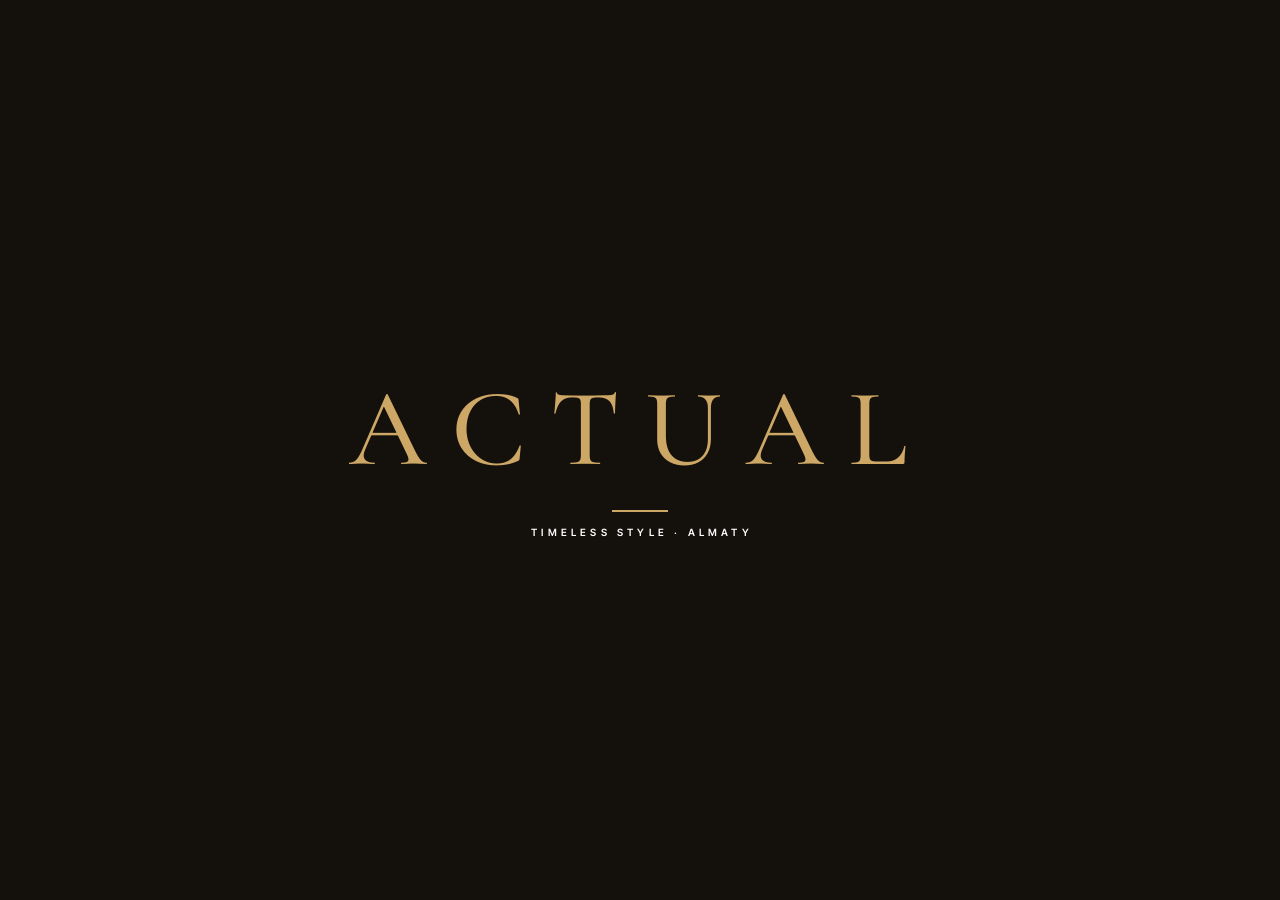
<file: scripts/template-new.html>
<!DOCTYPE html>
<html lang="ru">
<head>
<meta charset="utf-8">
<meta name="viewport" content="width=device-width, initial-scale=1, viewport-fit=cover">
<meta name="theme-color" content="#14100C">
<meta name="color-scheme" content="dark">
<link rel="manifest" href="/app/manifest.webmanifest">
<link rel="apple-touch-icon" href="/app/icon-180.png">
<meta name="apple-mobile-web-app-capable" content="yes">
<meta name="mobile-web-app-capable" content="yes">
<meta name="apple-mobile-web-app-title" content="ACTUAL">
<meta name="apple-mobile-web-app-status-bar-style" content="black">
<title>ACTUAL · Мужская одежда · Алматы</title>
<meta name="description" content="ACTUAL — бутик мужской одежды в ТРЦ Riviera Park, Алматы. Каталог, размеры, заказ онлайн.">
<link rel="preconnect" href="https://fonts.googleapis.com">
<link rel="preconnect" href="https://fonts.gstatic.com" crossorigin>
<link href="https://fonts.googleapis.com/css2?family=Cormorant+Garamond:ital,wght@0,500;0,600;1,500&family=Inter+Tight:wght@400;500;600;700;800;900&display=swap" rel="stylesheet">
<style>
:root{--bg:#FFFFFF;--bg2:#F4F4F2;--card:#EFEFEC;--ink:#0A0A0A;--ink2:#6E6E6A;--line:#E3E2DE;--gold:#B39062;--gold2:#8C6C3F;--f:"Inter Tight",system-ui,sans-serif;--ease:cubic-bezier(.2,.8,.2,1)}
*{box-sizing:border-box;-webkit-tap-highlight-color:transparent}
html{scroll-behavior:smooth}
html,body{margin:0;background:var(--bg);color:var(--ink);font-family:var(--f);font-size:15px;-webkit-font-smoothing:antialiased;overflow-x:hidden}
a{color:inherit;text-decoration:none}
button,input,select,textarea{font:inherit;color:inherit}
img{display:block}
.hidden{display:none!important}
::selection{background:var(--ink);color:#fff}
/* intro — фирменный знак: чёрный + золото */
.intro{position:fixed;inset:0;z-index:90;background:#0A0A0A;display:flex;align-items:center;justify-content:center;flex-direction:column;gap:14px;transition:opacity .6s var(--ease),visibility .6s}
.intro.done{opacity:0;visibility:hidden}
.intro .w{font-weight:900;font-size:clamp(44px,13vw,110px);letter-spacing:.06em;display:flex;overflow:hidden;color:var(--gold)}
.intro .w span{display:inline-block;transform:translateY(110%);animation:up .8s var(--ease) forwards}
.intro .s{font-size:10px;font-weight:600;letter-spacing:.42em;color:#fff;opacity:0;animation:fade .8s .8s forwards;padding-left:.42em}
.intro .ln{width:0;height:2px;background:var(--gold);animation:ln .8s .5s var(--ease) forwards}
@keyframes up{to{transform:none}}@keyframes fade{to{opacity:1}}@keyframes ln{to{width:56px}}
/* header */
header{position:fixed;top:0;left:0;right:0;z-index:30;background:rgba(255,255,255,.86);backdrop-filter:blur(16px) saturate(1.5);-webkit-backdrop-filter:blur(16px) saturate(1.5);transition:transform .4s var(--ease),box-shadow .3s}
header.solid{box-shadow:0 1px 0 var(--line)}
header.up{transform:translateY(-100%)}
.bar{max-width:1280px;margin:0 auto;display:flex;align-items:center;justify-content:space-between;height:60px;padding:0 10px}
.logo{font-weight:900;font-size:21px;letter-spacing:.04em}
.ib{display:flex;align-items:center;justify-content:center;width:44px;height:44px;border:0;background:none;cursor:pointer;border-radius:50%}
.ib svg{width:21px;height:21px}
/* hero */
.hero{position:relative;margin:64px 10px 0;height:calc(100svh - 160px);min-height:460px;max-height:860px;border-radius:24px;overflow:hidden;background:var(--card)}
@media(min-width:900px){.hero{max-width:1260px;margin:70px auto 0}}
.hero .slide{position:absolute;inset:0;opacity:0;transition:opacity 1.4s ease}
.hero .slide.on{opacity:1}
.hero .slide img,.hero .slide video{width:100%;height:100%;object-fit:cover;transform:scale(1.08)}
.hero .slide video{transform:none}
.hero .slide.on img{animation:kb 8s linear forwards}
@keyframes kb{from{transform:scale(1.08)}to{transform:scale(1)}}
.hero::after{content:"";position:absolute;inset:0;background:linear-gradient(180deg,rgba(0,0,0,0) 45%,rgba(0,0,0,.6) 100%);pointer-events:none}
.hero .cap{position:absolute;left:0;right:0;bottom:0;z-index:2;padding:0 18px 22px;color:#fff}
.kicker{font-size:11px;font-weight:600;letter-spacing:.18em;text-transform:uppercase;color:var(--gold);display:flex;align-items:center;gap:10px}
.hero .kicker{color:#E7D2AD}
.hero h1{margin:8px 0 0;font-weight:900;font-size:clamp(46px,14vw,120px);line-height:.88;letter-spacing:-.045em;text-transform:uppercase}
.hero h1 em{font-style:normal}
.hero p{margin:12px 0 0;max-width:420px;color:rgba(255,255,255,.88);font-size:14px;line-height:1.5}
.cta{display:inline-flex;align-items:center;gap:10px;margin-top:16px;padding:14px 20px;border-radius:999px;background:#fff;color:#000;font-size:14px;font-weight:600;border:0;cursor:pointer;transition:transform .25s var(--ease)}
.cta:active{transform:scale(.96)}
.cta.gold{background:var(--ink);color:#fff}
.cta svg{width:16px;height:16px}
.hdots{position:absolute;right:16px;top:16px;z-index:3;display:flex;gap:6px}
.hdots i{width:22px;height:3px;background:rgba(255,255,255,.35);border-radius:3px;overflow:hidden;position:relative}
.hdots i.on:after{content:"";position:absolute;inset:0;background:#fff;animation:fillx 6s linear forwards;transform-origin:left}
@keyframes fillx{from{transform:scaleX(0)}to{transform:scaleX(1)}}
/* marquee */
.mq{overflow:hidden;margin-top:18px;padding:12px 0;background:var(--ink)}
.mq .tr{display:flex;width:max-content;animation:mq 30s linear infinite}
.mq span{font-weight:800;font-size:13px;letter-spacing:.06em;text-transform:uppercase;padding:0 18px;white-space:nowrap;color:#fff}
.mq span b{color:var(--gold);font-weight:800;margin-left:18px}
@keyframes mq{to{transform:translateX(-50%)}}
/* sections */
section{max-width:1280px;margin:0 auto;padding:40px 0 0}
.sh{display:flex;align-items:flex-end;justify-content:space-between;padding:0 14px;margin-bottom:14px;gap:12px}
.sh h2{margin:0;font-weight:900;font-size:clamp(30px,9vw,52px);line-height:.92;letter-spacing:-.04em;text-transform:uppercase}
.sh h2 em{font-style:normal;color:var(--gold)}
.sh small{font-size:12px;font-weight:500;color:var(--ink2);white-space:nowrap}
/* категории */
.stories{display:flex;gap:6px;overflow-x:auto;padding:2px 14px 14px;scrollbar-width:none}
.stories::-webkit-scrollbar{display:none}
.st{flex:none;display:flex;align-items:center;gap:8px;height:42px;padding:0 14px 0 4px;border-radius:999px;border:0;background:var(--bg2);cursor:pointer;font-weight:500;font-size:14px;transition:background .25s}
.st .ring{width:34px;height:34px;border-radius:50%;overflow:hidden;background:var(--card)}
.st .ring>div{width:100%;height:100%}
.st img{width:100%;height:100%;object-fit:cover}
.st .all{display:flex;align-items:center;justify-content:center;height:100%;font-weight:800;font-size:11px}
.st span{white-space:nowrap}
.st.on{background:var(--ink);color:#fff}
.st.on .all{color:var(--gold)}
.st:active{transform:scale(.96)}
/* лента */
.rail{display:flex;gap:8px;overflow-x:auto;padding:0 14px 4px;scroll-snap-type:x mandatory;scrollbar-width:none}
.rail::-webkit-scrollbar{display:none}
.rail .tile{flex:none;width:64vw;max-width:290px;scroll-snap-align:start}
/* поиск */
.search{display:flex;align-items:center;gap:10px;margin:0 14px 16px;padding:0 16px;height:48px;border-radius:999px;background:var(--bg2)}
.search svg{width:18px;height:18px;color:var(--ink2);flex:none}
.search input{flex:1;border:0;background:none;outline:none;font-size:15px;min-width:0}
.search input::placeholder{color:var(--ink2)}
/* сетка */
.grid{display:grid;grid-template-columns:repeat(2,minmax(0,1fr));gap:20px 8px;padding:0 10px}
@media(min-width:760px){.grid{grid-template-columns:repeat(3,minmax(0,1fr));gap:36px 14px;padding:0 14px}}
@media(min-width:1100px){.grid{grid-template-columns:repeat(4,minmax(0,1fr))}}
.tile .ph{position:absolute;inset:0;display:flex;flex-direction:column;align-items:center;justify-content:center;gap:6px;background:linear-gradient(160deg,#151412,#0A0A0A);color:var(--gold)}.tile .ph b{font-weight:900;letter-spacing:.18em;font-size:18px}.tile .ph span{font-size:11px;letter-spacing:.14em;text-transform:uppercase;color:rgba(255,255,255,.55)}
.tile{display:block;position:relative}
.tile .im{position:relative;aspect-ratio:3/4;background:var(--card);overflow:hidden;border-radius:16px}
.tile img{position:absolute;inset:0;width:100%;height:100%;object-fit:cover;transition:transform .9s var(--ease),opacity .5s}
.tile img.b{opacity:0}
@media(hover:hover){.tile:hover img.a{transform:scale(1.05)}.tile:hover img.b{opacity:1}}
.tile .tag{position:absolute;left:8px;top:8px;padding:5px 9px;border-radius:999px;background:rgba(255,255,255,.9);font-size:11px;font-weight:600;color:var(--ink)}
.tile .sw{position:absolute;left:8px;bottom:8px;padding:5px 9px;border-radius:999px;background:rgba(255,255,255,.9);font-size:11px;font-weight:500}
.tile .t{margin-top:9px;font-size:13px;font-weight:600;line-height:1.3;padding:0 2px}
.tile .p{margin-top:3px;font-size:13px;color:var(--ink2);padding:0 2px}
.reveal{opacity:0;transform:translateY(26px);transition:opacity .8s var(--ease),transform .8s var(--ease)}
.reveal.in{opacity:1;transform:none}
.empty{text-align:center;color:var(--ink2);padding:60px 20px;line-height:1.7}
.empty a{color:var(--ink);text-decoration:underline}
/* бутик */
.bout{margin:44px 10px 0;border-radius:24px;overflow:hidden;position:relative;min-height:380px;display:flex;align-items:flex-end;background:#000;color:#fff}
@media(min-width:900px){.bout{max-width:1260px;margin:56px auto 0}}
.bout img{position:absolute;inset:0;width:100%;height:100%;object-fit:cover;filter:brightness(.55)}
.bout .in{position:relative;padding:22px 18px}
.bout .kicker{color:var(--gold)}
.bout h3{margin:8px 0 6px;font-weight:900;font-size:clamp(34px,10vw,56px);line-height:.9;letter-spacing:-.04em;text-transform:uppercase}
.bout p{margin:0;color:rgba(255,255,255,.85);font-size:14px;line-height:1.5}
.bout .cta.gold{background:#fff;color:#000}
.perks{display:grid;grid-template-columns:repeat(3,1fr);gap:6px;margin:8px 10px 0}
@media(min-width:900px){.perks{max-width:1260px;margin:10px auto 0}}
.perk{padding:14px 12px;border-radius:18px;background:var(--bg2);font-size:12px;line-height:1.4;color:var(--ink2)}
.perk b{display:block;color:var(--ink);font-weight:800;font-size:15px;margin-bottom:3px;text-transform:uppercase;letter-spacing:-.01em}
footer{margin-top:48px;background:#0A0A0A;color:rgba(255,255,255,.7);padding:34px 18px calc(110px + env(safe-area-inset-bottom));text-align:center;font-size:13px;line-height:1.9}
footer .logo{display:block;margin-bottom:10px;color:var(--gold);font-size:26px}
footer a{color:#fff}
/* док */
.dock{position:fixed;left:50%;bottom:calc(12px + env(safe-area-inset-bottom));transform:translateX(-50%);z-index:35;display:flex;gap:2px;padding:5px;border-radius:999px;background:rgba(10,10,10,.92);backdrop-filter:blur(16px);-webkit-backdrop-filter:blur(16px);box-shadow:0 10px 30px rgba(0,0,0,.25);transition:transform .4s var(--ease),opacity .3s;color:#fff}
.dock.away{transform:translate(-50%,140%);opacity:0}
.dock a,.dock button{display:flex;align-items:center;gap:7px;height:44px;padding:0 15px;border-radius:999px;border:0;background:none;cursor:pointer;font-size:13px;font-weight:600;color:#fff}
.dock .on{background:#fff;color:#000}
.dock svg{width:19px;height:19px}
.dock .wa{background:var(--gold);color:#0A0A0A}
/* товар */
.pd{padding-top:60px}
@media(min-width:900px){.pd{display:grid;grid-template-columns:1.25fr 1fr;gap:44px;max-width:1280px;margin:0 auto;padding:84px 14px 0;align-items:start}.info{position:sticky;top:84px}}
.gal{position:relative;background:var(--card)}
.slides{display:flex;overflow-x:auto;scroll-snap-type:x mandatory;scrollbar-width:none}
.slides::-webkit-scrollbar{display:none}
.slides img,.slides video{flex:none;width:100%;aspect-ratio:3/4;object-fit:cover;scroll-snap-align:start;background:#000}
@media(min-width:900px){.gal{background:none}.slides{display:grid;grid-template-columns:1fr 1fr;gap:8px;overflow:visible}.slides img{border-radius:16px}.slides img:first-child,.slides video:first-child{grid-column:span 2;aspect-ratio:4/5}.slides video{border-radius:16px}.slides video+img{grid-column:auto;aspect-ratio:3/4}}
.bars{position:absolute;top:10px;left:12px;right:12px;display:flex;gap:4px;z-index:2}
.bars i{flex:1;height:3px;border-radius:3px;background:rgba(255,255,255,.45)}
.bars i.on{background:#fff}
@media(min-width:900px){.bars{display:none}}
.gal .bk{position:absolute;top:22px;left:10px;z-index:3;display:flex;align-items:center;gap:6px;height:38px;padding:0 14px;border-radius:999px;border:0;background:rgba(255,255,255,.92);font-size:13px;font-weight:600;cursor:pointer}
@media(min-width:900px){.gal .bk{top:-46px;left:0;background:none;padding:0}}
.info{padding:18px 14px 130px;position:relative;margin-top:-22px;border-radius:22px 22px 0 0;background:var(--bg);z-index:2}
@media(min-width:900px){.info{margin:0;padding:0 0 60px;border-radius:0}}
.info .cat{font-size:11px;font-weight:600;letter-spacing:.16em;text-transform:uppercase;color:var(--gold)}
.info h1{margin:6px 0 0;font-weight:900;font-size:clamp(28px,8vw,42px);line-height:.95;letter-spacing:-.035em;text-transform:uppercase}
.code{margin-top:8px;font-size:12px;color:var(--ink2)}
.price{margin-top:12px;font-weight:800;font-size:26px;letter-spacing:-.02em}
.note{font-size:12px;color:var(--ink2);margin-top:6px;line-height:1.5}
.lbl{margin:22px 0 10px;font-size:12px;font-weight:600;letter-spacing:.1em;text-transform:uppercase;color:var(--ink2);display:flex;justify-content:space-between;align-items:center}
.lbl button{border:0;background:none;padding:0;font-size:12px;font-weight:600;color:var(--ink);cursor:pointer;min-height:32px;text-decoration:underline;text-underline-offset:4px}
.colors{display:flex;flex-wrap:wrap;gap:6px}
.color{display:flex;align-items:center;gap:8px;border:1.5px solid transparent;background:var(--bg2);padding:4px 14px 4px 4px;border-radius:999px;font-size:13px;font-weight:500;cursor:pointer;min-height:44px}
.color img{width:34px;height:34px;border-radius:50%;object-fit:cover}
.color .nx{width:34px;height:34px;border-radius:50%;background:var(--card)}
.color.on{border-color:var(--ink);background:#fff}
.sizes{display:grid;grid-template-columns:repeat(auto-fill,minmax(64px,1fr));gap:6px}
.size{position:relative;border:0;background:var(--bg2);height:50px;border-radius:14px;cursor:pointer;font-size:15px;font-weight:600;transition:all .2s var(--ease)}
.size.on{background:var(--ink);color:#fff}
.size.out{color:#BDBDB8;cursor:not-allowed;text-decoration:line-through}
.asia{margin-top:10px;display:flex;gap:10px;align-items:flex-start;padding:12px 14px;border-radius:14px;background:var(--bg2);font-size:13px;line-height:1.5;color:var(--ink2)}
.asia b{color:var(--ink);font-weight:600}
.asia svg{flex:none;width:18px;height:18px;margin-top:1px;color:var(--gold)}
.desc{margin-top:20px;font-size:14px;line-height:1.7;color:var(--ink2);white-space:pre-line}
.shop{margin-top:18px;padding:14px;border-radius:14px;background:var(--bg2);font-size:13px;line-height:1.7;color:var(--ink2)}
.buy{position:fixed;left:0;right:0;bottom:0;z-index:36;padding:10px 12px calc(10px + env(safe-area-inset-bottom));background:rgba(255,255,255,.94);backdrop-filter:blur(14px);-webkit-backdrop-filter:blur(14px);border-top:1px solid var(--line);display:flex;gap:10px;align-items:center}
@media(min-width:900px){.buy{position:static;background:none;border:0;padding:0;margin-top:20px}}
.buy .bp{flex:none;font-weight:800;font-size:19px;padding:0 4px}
.btn{flex:1;display:flex;align-items:center;justify-content:center;gap:10px;min-height:54px;border:0;border-radius:999px;background:var(--ink);color:#fff;font-size:15px;font-weight:700;cursor:pointer;transition:transform .2s var(--ease)}
.btn:active{transform:scale(.97)}
.btn.ghost{background:var(--bg2);color:var(--ink);margin-top:10px}
.btn svg{width:18px;height:18px;color:var(--gold)}
.hint{text-align:center;font-size:12px;color:var(--ink2);margin-top:10px}
.more{margin-top:36px}
/* окно */
.veil{position:fixed;inset:0;background:rgba(0,0,0,.4);z-index:60;display:flex;align-items:flex-end;justify-content:center}
@media(min-width:700px){.veil{align-items:center}}
.sheet{width:100%;max-width:480px;max-height:92vh;overflow:auto;background:#fff;border-radius:24px 24px 0 0;padding:24px 18px calc(22px + env(safe-area-inset-bottom));animation:sh .4s var(--ease)}
@media(min-width:700px){.sheet{border-radius:24px}}
@keyframes sh{from{transform:translateY(40px);opacity:0}}
.sheet h2{margin:0 0 6px;font-weight:900;font-size:28px;letter-spacing:-.03em;text-transform:uppercase}
.sheet .sub{font-size:13px;color:var(--ink2);margin-bottom:14px;line-height:1.5}
.fld{display:block;margin-top:10px}
.fld span{display:block;font-size:12px;font-weight:600;color:var(--ink2);margin-bottom:6px}
.fld input{width:100%;border:1.5px solid var(--line);background:#fff;padding:14px;font-size:16px;border-radius:14px;outline:none}
.fld input:focus{border-color:var(--ink)}
.row{display:grid;grid-template-columns:1fr 1fr;gap:10px;margin-bottom:12px}
.err{margin-top:10px;color:#C0392B;font-size:13px}
.close{float:right;border:0;background:var(--bg2);width:36px;height:36px;border-radius:50%;margin:-6px -4px 0 0;cursor:pointer;font-size:18px}
.res{margin-top:14px;padding:14px;border-radius:14px;background:var(--bg2);font-size:15px;line-height:1.5}
.nophoto{display:flex;align-items:center;justify-content:center;text-align:center;aspect-ratio:3/4;width:100%;background:var(--card);color:var(--ink2);font-size:14px;line-height:1.6;padding:24px}
/* избранное */
.fav{position:absolute;right:8px;top:8px;z-index:2;width:34px;height:34px;border-radius:50%;border:0;background:rgba(255,255,255,.9);display:flex;align-items:center;justify-content:center;cursor:pointer;color:var(--ink);transition:transform .3s var(--ease)}
.fav svg{width:17px;height:17px}
.fav.on{color:#D6334A}.fav.on svg{fill:currentColor}
.fav.pop{animation:pop .45s var(--ease)}
@keyframes pop{40%{transform:scale(1.35)}}
.info .fav{position:static;width:44px;height:44px;background:var(--bg2);flex:none}
.ttl{display:flex;justify-content:space-between;gap:12px;align-items:flex-start}
/* Reels */
.reelbtn{display:inline-flex;align-items:center;gap:7px;height:36px;padding:0 14px;border-radius:999px;border:0;background:var(--ink);color:#fff;font-size:12px;font-weight:600;cursor:pointer;white-space:nowrap}
.reelbtn svg{width:11px;height:11px;color:var(--gold)}
.reels{position:fixed;inset:0;z-index:70;background:#000;color:#fff;overflow-y:auto;scroll-snap-type:y mandatory;scrollbar-width:none;overscroll-behavior:contain}
.reels::-webkit-scrollbar{display:none}
.reel{position:relative;height:100svh;scroll-snap-align:start;scroll-snap-stop:always;overflow:hidden}
.reel img{position:absolute;inset:0;width:100%;height:100%;object-fit:cover}
.reel.on img.cur{animation:kb 7s linear forwards}
.reel:after{content:"";position:absolute;inset:0;background:linear-gradient(180deg,rgba(0,0,0,.4),rgba(0,0,0,0) 22%,rgba(0,0,0,0) 55%,rgba(0,0,0,.8));pointer-events:none}
.reel .pb{position:absolute;top:calc(12px + env(safe-area-inset-top));left:12px;right:60px;z-index:3;display:flex;gap:4px}
.reel .pb i{flex:1;height:3px;border-radius:3px;background:rgba(255,255,255,.3);overflow:hidden}
.reel .pb i.done{background:#fff}
.reel .pb i.cur:after{content:"";display:block;height:100%;background:#fff;transform-origin:left;animation:fillx 3.5s linear forwards}
.reel .tap{position:absolute;top:0;bottom:30%;width:35%;z-index:2}
.reel .tap.l{left:0}.reel .tap.r{right:0}
.reel .meta{position:absolute;left:16px;right:84px;bottom:calc(26px + env(safe-area-inset-bottom));z-index:3}
.reel .meta .cat{font-size:11px;font-weight:600;letter-spacing:.16em;text-transform:uppercase;color:var(--gold)}
.reel .meta h3{margin:6px 0 4px;font-weight:900;font-size:30px;line-height:.92;letter-spacing:-.03em;text-transform:uppercase}
.reel .meta .pr{font-weight:700;font-size:18px}
.reel .meta .cl{margin-top:4px;font-size:12px;color:rgba(255,255,255,.75)}
.reel .meta .go{margin-top:12px;display:inline-flex;align-items:center;gap:8px;height:44px;padding:0 18px;border-radius:999px;background:#fff;color:#000;font-size:14px;font-weight:600}
.reel .side{position:absolute;right:12px;bottom:calc(34px + env(safe-area-inset-bottom));z-index:3;display:flex;flex-direction:column;gap:16px;align-items:center}
.reel .side button,.reel .side a{width:50px;height:50px;border-radius:50%;border:0;background:rgba(255,255,255,.16);backdrop-filter:blur(12px);-webkit-backdrop-filter:blur(12px);display:flex;align-items:center;justify-content:center;color:#fff;cursor:pointer}
.reel .side svg{width:22px;height:22px}
.reel .side .on{color:#FF5C73}.reel .side .on svg{fill:currentColor}
.reel .side small{display:block;font-size:10px;text-align:center;margin-top:4px;color:rgba(255,255,255,.85)}
.rclose{position:fixed;top:calc(8px + env(safe-area-inset-top));right:10px;z-index:75;width:40px;height:40px;border-radius:50%;border:0;background:rgba(0,0,0,.45);color:#fff;font-size:20px;cursor:pointer}
.rhint{position:fixed;left:50%;bottom:45%;transform:translateX(-50%);z-index:75;padding:10px 16px;border-radius:999px;background:rgba(0,0,0,.6);color:#fff;font-size:13px;pointer-events:none;animation:hint 2.6s forwards;white-space:nowrap}
@keyframes hint{0%,70%{opacity:1}100%{opacity:0}}
.bvid{position:absolute;inset:0;width:100%;height:100%;object-fit:cover;filter:brightness(.55)}
/* THE GREAT STEPPE — фирменные чёрный и золото, спортивная подача */
.gs{position:relative;margin:44px 10px 0;border-radius:24px;overflow:hidden;background:#0A0A0A;color:#fff;isolation:isolate}
@media(min-width:900px){.gs{max-width:1260px;margin:56px auto 0}}
.gs.page{margin:64px 10px 0;min-height:calc(100svh - 80px)}
.gs .sun{position:absolute;right:-60px;top:40px;width:260px;aspect-ratio:1;border-radius:50%;background:radial-gradient(circle,rgba(179,144,98,.55),rgba(179,144,98,0) 70%);z-index:-1;animation:sun 8s ease-in-out infinite alternate}
@keyframes sun{to{transform:translate(-20px,14px) scale(1.08)}}
.gs .hills{position:absolute;left:0;right:0;bottom:0;width:100%;height:42%;z-index:-1;opacity:.9}
.gs .wind{position:absolute;inset:0;z-index:-1;background:repeating-linear-gradient(100deg,rgba(255,255,255,0) 0 70px,rgba(179,144,98,.08) 70px 71px);animation:wind 5s linear infinite}
@keyframes wind{to{background-position:280px 0}}
.gs .gbg{position:absolute;inset:0;z-index:-2}
.gs .gbg img{position:absolute;inset:0;width:100%;height:100%;object-fit:cover;opacity:0;filter:saturate(.55) brightness(.75);animation:gsfade 24s infinite}
.gs .gbg img:first-child{opacity:1}
.gs .gbg::after{content:"";position:absolute;inset:0;background:linear-gradient(180deg,rgba(10,10,10,.72) 0%,rgba(10,10,10,.55) 35%,rgba(10,10,10,.88) 100%)}
@keyframes gsfade{0%{opacity:0;transform:scale(1.06)}6%{opacity:1}25%{opacity:1}31%{opacity:0;transform:scale(1)}100%{opacity:0}}
@media(prefers-reduced-motion:reduce){.gs .gbg img{animation:none}}
.gs .in{position:relative;padding:30px 18px 26px}
.gs .kz{font-size:12px;font-weight:600;letter-spacing:.2em;text-transform:uppercase;color:var(--gold)}
.gs h2{margin:10px 0 0;font-weight:900;font-size:clamp(46px,15vw,140px);line-height:.84;letter-spacing:-.05em;text-transform:uppercase}
.gs h2 span{display:block;color:transparent;-webkit-text-stroke:1.5px var(--gold)}
.gs .orn{display:block;width:160px;height:20px;margin:18px 0;color:var(--gold)}
.gs .lead{max-width:560px;font-size:15px;line-height:1.6;color:rgba(255,255,255,.85)}
.gs .vals{display:grid;grid-template-columns:repeat(auto-fit,minmax(140px,1fr));gap:6px;margin-top:20px}
.gs .val{padding:14px;border-radius:16px;background:rgba(255,255,255,.06);border:1px solid rgba(179,144,98,.25)}
.gs .val b{display:block;font-size:14px;font-weight:800;text-transform:uppercase;color:var(--gold);margin-bottom:4px}
.gs .val span{font-size:13px;line-height:1.5;color:rgba(255,255,255,.78)}
.gs .soon{margin-top:20px;padding:20px;border-radius:18px;border:1px dashed rgba(179,144,98,.6);text-align:center;font-size:14px;line-height:1.6;color:rgba(255,255,255,.85)}
.gs .soon b{display:block;font-weight:900;font-size:24px;text-transform:uppercase;letter-spacing:-.02em;color:#fff;margin-bottom:4px}
.gs:not(.page) h2{font-size:clamp(38px,11vw,96px)}.gs:not(.page) .lead{font-size:14px;display:-webkit-box;-webkit-line-clamp:3;-webkit-box-orient:vertical;overflow:hidden}.gs .gsr{margin:18px -18px 0;padding:0 18px}
.gs .grid{padding:0;margin-top:20px}
.gs .tile .t{color:#fff}.gs .tile .p{color:var(--gold)}
.gs .btns{display:flex;flex-wrap:wrap;gap:8px;margin-top:18px}
.gs .cta{background:var(--gold);color:#0A0A0A;margin-top:0}
.gs .cta.ln{background:none;border:1.5px solid rgba(255,255,255,.4);color:#fff}
/* двойка */
.duo{margin-top:22px;padding:14px;border-radius:20px;background:var(--bg2)}
.duo h4{margin:0 0 4px;font-weight:900;font-size:22px;text-transform:uppercase;letter-spacing:-.03em}
.duo .sub{font-size:13px;color:var(--ink2);margin-bottom:12px;line-height:1.45}
.duo .opts{display:flex;gap:8px;overflow-x:auto;scrollbar-width:none}
.duo .opt{flex:none;width:120px;border:1.5px solid transparent;border-radius:14px;background:#fff;padding:5px;text-align:left;cursor:pointer}
.duo .opt.on{border-color:var(--ink)}
.duo .opt img{width:100%;aspect-ratio:3/4;object-fit:cover;border-radius:10px}
.duo .opt span{display:block;font-size:12px;font-weight:600;margin-top:6px;line-height:1.3}
.duo .opt b{display:block;font-weight:500;font-size:12px;color:var(--ink2);margin-top:2px}
.duo .sum{display:flex;justify-content:space-between;align-items:center;margin-top:12px;font-size:13px;color:var(--ink2)}
.duo .sum b{font-weight:800;font-size:22px;color:var(--ink)}
.duo .btn{margin-top:10px;width:100%}
.curb{height:32px;min-width:44px;padding:0 10px;border-radius:999px;border:1.5px solid var(--ink);background:none;font-weight:700;font-size:13px;cursor:pointer}
.curs{display:grid;grid-template-columns:1fr 1fr;gap:8px;margin-top:6px}
.curs button{height:56px;border-radius:14px;border:1.5px solid transparent;background:var(--bg2);font-weight:600;font-size:15px;cursor:pointer;display:flex;align-items:center;justify-content:center;gap:8px}
.curs button b{font-weight:800}
.curs button.on{border-color:var(--ink);background:#fff}
.fx{margin-top:6px;font-size:12px;line-height:1.5;color:var(--ink2)}
.fx b{color:var(--ink)}
@media(prefers-reduced-motion:reduce){*,*:before,*:after{animation:none!important;transition:none!important}.reveal{opacity:1;transform:none}.intro{display:none}}
video::-webkit-media-controls-start-playback-button{display:none!important;-webkit-appearance:none}
video::-webkit-media-controls{display:none!important}
.hsale{background:#0A0A0A}.hsale::after{background:linear-gradient(180deg,rgba(0,0,0,0) 70%,rgba(0,0,0,.45) 100%)}
.hsale .bgb{position:absolute;inset:0;width:100%;height:100%;object-fit:cover;filter:blur(28px) brightness(.55);transform:scale(1.15)}
.hsale .fg{position:absolute;inset:0;width:100%;height:100%;object-fit:contain}
.hsale .cap{display:flex;justify-content:center}.hsale .cta{background:var(--gold);color:#0A0A0A}
.salebar{display:flex;flex-wrap:wrap;align-items:center;justify-content:center;gap:4px 10px;margin:66px 10px 0;max-width:1260px;padding:12px 16px;border-radius:18px;background:#0A0A0A;color:#fff;text-align:center;font-size:14px;font-weight:600;line-height:1.3}
.salebar + .hero{margin-top:8px!important}
@media(min-width:1280px){.salebar{margin-left:auto;margin-right:auto}}
.salebar b{color:var(--gold);font-weight:900;font-size:20px;letter-spacing:.02em}
.salebar i{font-style:normal;font-variant-numeric:tabular-nums;color:var(--gold);font-weight:800}
.tile .sale{position:absolute;left:8px;top:38px;padding:5px 9px;border-radius:999px;background:var(--gold);color:#0A0A0A;font-size:12px;font-weight:800}
.tile .p s,.price s{color:#9a9a9a;font-weight:500;font-size:.8em;margin-left:6px}
.price .sb{display:inline-block;margin-left:10px;padding:4px 10px;border-radius:999px;background:var(--gold);color:#0A0A0A;font-size:13px;font-weight:800;vertical-align:middle}
.inst{position:fixed;left:10px;right:10px;bottom:calc(86px + env(safe-area-inset-bottom));z-index:60;display:flex;gap:12px;align-items:center;padding:14px 14px 14px 16px;border-radius:18px;background:#0A0A0A;color:#fff;box-shadow:0 14px 40px rgba(0,0,0,.3);font-size:14px;line-height:1.35;transform:translateY(20px);opacity:0;transition:.35s}
.inst.on{transform:none;opacity:1}.inst img{width:44px;height:44px;border-radius:11px;flex:none}.inst b{display:block;font-size:15px}.inst span{color:rgba(255,255,255,.7)}.inst .x{margin-left:auto;background:none;border:0;color:#fff;font-size:22px;padding:4px 6px;flex:none}

/* ===== ТЁМНАЯ ТЕМА ACTUAL: чёрный фон, золото как акцент ===== */
:root{--bg:#0A0A0A;--bg2:#151515;--card:#171717;--ink:#F3EFE7;--ink2:#9C978E;--line:#262422;--gold:#C9A46A;--gold2:#B39062}
html,body{background:var(--bg);color:var(--ink)}
::selection{background:var(--gold);color:#0A0A0A}
header{background:rgba(10,10,10,.82)}
header.solid{box-shadow:0 1px 0 var(--line)}
.cta{background:var(--ink);color:#0A0A0A}
.cta.gold,.bout .cta.gold{background:var(--gold);color:#0A0A0A}
.btn{background:var(--gold);color:#0A0A0A}
.st.on,.size.on,.reelbtn{background:var(--ink);color:#0A0A0A}
.color.on,.curs button.on{background:var(--bg2);border-color:var(--gold)}
.duo .opt{background:var(--card)}.duo .opt.on{border-color:var(--gold)}
.sheet{background:#121212;color:var(--ink)}
.fld input,.fld textarea,.fld select{background:#0F0F0F;color:var(--ink);border-color:var(--line)}
.buy{background:rgba(10,10,10,.92);border-top-color:var(--line)}
.tile .tag,.tile .sw{background:rgba(10,10,10,.62);color:#F3EFE7;backdrop-filter:blur(8px);-webkit-backdrop-filter:blur(8px)}
.fav{background:rgba(10,10,10,.55);color:#F3EFE7;backdrop-filter:blur(8px);-webkit-backdrop-filter:blur(8px)}
.gal .bk{background:rgba(10,10,10,.7);color:#F3EFE7}
.tile .p{color:var(--gold)}
.mq{background:var(--gold)}.mq span{color:#0A0A0A}
.dock{background:rgba(22,22,22,.9);box-shadow:0 0 0 1px rgba(201,164,106,.18),0 12px 34px rgba(0,0,0,.55)}
.dock .on{background:var(--ink);color:#0A0A0A}
footer{background:#050505;border-top:1px solid var(--line)}
.salebar{background:var(--gold);color:#0A0A0A}
.inst{background:#161616;box-shadow:0 0 0 1px var(--line),0 14px 40px rgba(0,0,0,.6)}
.hero{background:#121212}
/* GREAT STEPPE: плавная смена фото без полос и линий */
.gs .gbg{overflow:hidden}
.gs .gbg img{animation:none!important;opacity:0;transition:opacity 1.8s ease;transform:scale(1.12);will-change:opacity,transform;backface-visibility:hidden;filter:saturate(.6) brightness(.72)}
.gs .gbg img.on{opacity:1;animation:gskb 14s linear both!important}
.gs .gbg img:first-child:not(.on){opacity:0}
.gs .gbg img.top{z-index:1}
@keyframes gskb{from{transform:scale(1.12)}to{transform:scale(1.04)}}
.gs .gbg::after{z-index:2;background:linear-gradient(180deg,rgba(10,10,10,.70) 0%,rgba(10,10,10,.45) 40%,rgba(10,10,10,.92) 100%)}
.gs .wind,.gs .hills{display:none}

/* отложить в бутике */
.hold{display:flex;align-items:center;gap:12px;margin-top:12px;padding:13px 16px;border-radius:16px;border:1px solid rgba(201,164,106,.45);color:var(--ink);transition:background .2s}
.hold:hover{background:rgba(201,164,106,.08)}
.hold svg{flex:none;width:22px;height:22px;color:var(--gold)}
.hold span{font-size:12px;line-height:1.4;color:var(--ink2)}.hold b{display:block;font-size:14px;color:var(--ink);font-weight:700}


/* ===== Готовые образы ===== */
.looks{display:flex;gap:10px;overflow-x:auto;padding:0 14px 4px;scroll-snap-type:x mandatory;scrollbar-width:none}.looks::-webkit-scrollbar{display:none}
.look{flex:none;width:82vw;max-width:420px;scroll-snap-align:start;border-radius:22px;background:var(--card);padding:10px;border:1px solid var(--line)}
.look .lg{display:grid;grid-template-columns:1.2fr 1fr;grid-template-rows:1fr 1fr 1fr;gap:6px;aspect-ratio:4/5}
.look .lg a{position:relative;border-radius:14px;overflow:hidden;background:#111}
.look .lg a:first-child{grid-row:span 3}
.look .lg img{position:absolute;inset:0;width:100%;height:100%;object-fit:cover}
.look .lg a span{position:absolute;left:6px;bottom:6px;padding:3px 7px;border-radius:999px;background:rgba(10,10,10,.65);font-size:10px;font-weight:600;color:#F3EFE7}
.look h3{margin:12px 4px 2px;font-weight:900;font-size:20px;text-transform:uppercase;letter-spacing:-.02em}
.look .ls{margin:0 4px;font-size:12px;color:var(--ink2);line-height:1.45}
.look .lf{display:flex;align-items:center;justify-content:space-between;gap:10px;margin:12px 4px 4px}
.look .lf b{font-size:18px;font-weight:800;color:var(--gold)}
.look .lf a{display:inline-flex;align-items:center;gap:8px;height:44px;padding:0 18px;border-radius:999px;background:var(--gold);color:#0A0A0A;font-size:13px;font-weight:700}
/* ===== Ранний доступ ===== */
.early{margin:44px 10px 0;padding:24px 18px;border-radius:24px;background:radial-gradient(120% 140% at 100% 0%,rgba(201,164,106,.22),rgba(201,164,106,0) 60%),#111;border:1px solid rgba(201,164,106,.35)}
@media(min-width:900px){.early{max-width:1260px;margin:56px auto 0;padding:34px}}
.early .kicker{color:var(--gold)}
.early h3{margin:8px 0 8px;font-weight:900;font-size:clamp(28px,8vw,48px);line-height:.95;letter-spacing:-.03em;text-transform:uppercase}
.early p{margin:0 0 6px;max-width:520px;font-size:14px;line-height:1.55;color:var(--ink2)}
.early ul{margin:10px 0 0;padding:0;list-style:none;font-size:13px;line-height:1.9;color:var(--ink)}
.early li:before{content:"✦ ";color:var(--gold)}
/* ===== Фото покупателей ===== */
.ugc{margin-top:22px}
.ugc h4{margin:0 0 10px;font-weight:900;font-size:20px;text-transform:uppercase;letter-spacing:-.02em}
.ugc .ur{display:flex;gap:8px;overflow-x:auto;scrollbar-width:none}.ugc .ur::-webkit-scrollbar{display:none}
.ugc figure{flex:none;width:150px;margin:0}
.ugc figure img{width:150px;aspect-ratio:3/4;object-fit:cover;border-radius:14px;background:#111}
.ugc figcaption{margin-top:6px;font-size:12px;line-height:1.4;color:var(--ink2)}.ugc figcaption b{color:var(--ink)}
.ugc .send{display:block;margin-top:10px;font-size:13px;color:var(--gold);font-weight:600}
/* ===== Эфир ===== */
.live{position:absolute;top:14px;left:14px;z-index:3;display:inline-flex;align-items:center;gap:8px;height:34px;padding:0 14px;border-radius:999px;background:#D6334A;color:#fff;font-size:12px;font-weight:800;letter-spacing:.04em;text-transform:uppercase}
.live i{width:8px;height:8px;border-radius:50%;background:#fff;animation:blink 1.2s infinite}
@keyframes blink{50%{opacity:.25}}
/* таблица размеров */
.stab{width:100%;margin-top:14px;border-collapse:collapse;font-size:13px}
.stab th,.stab td{padding:8px 6px;border-bottom:1px solid var(--line);text-align:left}
.stab th{color:var(--ink2);font-weight:600;font-size:11px;text-transform:uppercase;letter-spacing:.06em}
.stab tr.hit td{color:#0A0A0A;background:var(--gold);font-weight:700}
.fitp{display:flex;gap:6px;margin:4px 0 12px}.fitp button{flex:1;height:42px;border-radius:12px;border:1.5px solid var(--line);background:none;font-size:13px;font-weight:600;cursor:pointer}.fitp button.on{border-color:var(--gold);color:var(--gold)}

/* Подарочные боксы */
.gb{position:relative;margin:44px 10px 0;border-radius:24px;overflow:hidden;background:radial-gradient(120% 70% at 85% 0%,#2a2118 0%,#0D0C0B 55%,#0A0A0A 100%);color:#fff;isolation:isolate}
@media(min-width:900px){.gb{max-width:1260px;margin:56px auto 0}}
.gb.page{margin:64px 10px 0;min-height:calc(100svh - 80px)}
.gb .lights{position:absolute;inset:0;z-index:-1;pointer-events:none;background:radial-gradient(3px 3px at 12% 18%,rgba(255,214,150,.9),transparent 60%),radial-gradient(2px 2px at 28% 8%,rgba(255,214,150,.7),transparent 60%),radial-gradient(3px 3px at 64% 14%,rgba(255,214,150,.8),transparent 60%),radial-gradient(2px 2px at 82% 26%,rgba(255,214,150,.7),transparent 60%),radial-gradient(2px 2px at 46% 22%,rgba(255,214,150,.6),transparent 60%),radial-gradient(3px 3px at 92% 9%,rgba(255,214,150,.8),transparent 60%);animation:twk 3.2s ease-in-out infinite alternate}
@keyframes twk{from{opacity:.45}to{opacity:1}}
.gb .gin{position:relative;padding:30px 18px 26px}
.gb .tri{display:flex;flex-wrap:wrap;gap:6px 10px;font-size:11px;font-weight:700;letter-spacing:.2em;text-transform:uppercase;color:var(--gold)}
.gb .tri i{font-style:normal;color:rgba(179,144,98,.5)}
.gb h2{margin:12px 0 0;font-weight:900;font-size:clamp(40px,12vw,104px);line-height:.88;letter-spacing:-.045em;text-transform:uppercase}
.gb h2 span{display:block;color:transparent;-webkit-text-stroke:1.5px var(--gold)}
.gb .lead{max-width:560px;margin:16px 0 0;font-size:14px;line-height:1.6;color:rgba(255,255,255,.82)}
.gb .wrap{display:flex;gap:12px;align-items:center;margin-top:16px;padding:12px 14px;border-radius:16px;background:rgba(255,255,255,.05);border:1px solid rgba(179,144,98,.3);font-size:13px;line-height:1.45;color:rgba(255,255,255,.85)}
.gb .wrap b{color:var(--gold)}
.gb .wrap svg{flex:none;width:26px;height:26px;color:var(--gold)}
.gb .tabs{display:flex;gap:6px;overflow-x:auto;margin:18px -18px 0;padding:0 18px 2px;scrollbar-width:none}.gb .tabs::-webkit-scrollbar{display:none}
.gb .tabs button{flex:none;padding:9px 14px;border-radius:99px;border:1px solid rgba(179,144,98,.4);background:none;color:#fff;font:600 13px var(--f);cursor:pointer;white-space:nowrap}
.gb .tabs button.on{background:var(--gold);border-color:var(--gold);color:#0A0A0A}
.gb .rail{display:flex;gap:10px;overflow-x:auto;margin:16px -18px 0;padding:0 18px 4px;scroll-snap-type:x mandatory;scrollbar-width:none}.gb .rail::-webkit-scrollbar{display:none}
.gb .rail .bx{flex:0 0 68%;max-width:300px;scroll-snap-align:start}
.gb .bgrid{display:grid;grid-template-columns:repeat(2,1fr);gap:10px;margin-top:16px}
@media(min-width:700px){.gb .bgrid{grid-template-columns:repeat(3,1fr)}}@media(min-width:1050px){.gb .bgrid{grid-template-columns:repeat(4,1fr)}}
.bx{display:block;color:inherit;text-decoration:none;border-radius:18px;overflow:hidden;background:#141210;border:1px solid rgba(179,144,98,.18);transition:transform .35s var(--ease),border-color .35s}
.bx:active{transform:scale(.98)}@media(hover:hover){.bx:hover{border-color:rgba(179,144,98,.6);transform:translateY(-3px)}}
.bx .im{position:relative;aspect-ratio:4/5;overflow:hidden;background:#1a1714}
.bx .im img{width:100%;height:100%;object-fit:cover;display:block;transition:transform .8s var(--ease)}
@media(hover:hover){.bx:hover .im img{transform:scale(1.04)}}
.bx .cd{position:absolute;left:8px;top:8px;padding:4px 8px;border-radius:99px;background:rgba(10,10,10,.65);backdrop-filter:blur(6px);font-size:10px;font-weight:700;letter-spacing:.12em;color:var(--gold)}
.bx .fr{position:absolute;right:8px;top:8px;padding:4px 8px;border-radius:99px;background:var(--gold);font-size:10px;font-weight:800;letter-spacing:.04em;color:#0A0A0A}
.bx .tx{padding:10px 12px 12px}
.bx .tl{font-size:12px;letter-spacing:.14em;text-transform:uppercase;color:rgba(179,144,98,.85);font-weight:600}
.bx .nm{margin-top:4px;font-size:15px;font-weight:800;line-height:1.2;letter-spacing:-.01em}
.bx .ct{margin-top:4px;font-size:12px;line-height:1.4;color:rgba(255,255,255,.6);display:-webkit-box;-webkit-line-clamp:2;-webkit-box-orient:vertical;overflow:hidden}
.bx .pr{margin-top:8px;font-size:16px;font-weight:800;color:var(--gold)}
.gb .btns{display:flex;flex-wrap:wrap;gap:8px;margin-top:18px}
.gb .cta{background:var(--gold);color:#0A0A0A;margin-top:0}
.gb .cta.ln{background:none;color:#fff;border:1px solid rgba(255,255,255,.35)}
.gbd{display:grid;gap:18px;margin-top:18px}
@media(min-width:900px){.gbd{grid-template-columns:1.05fr 1fr;align-items:start}}
.gbd .ph{border-radius:20px;overflow:hidden;background:#1a1714}.gbd .ph img{display:block;width:100%;height:auto}
.gbd .nm{margin:6px 0 0;font-weight:900;font-size:clamp(30px,8vw,54px);line-height:.95;letter-spacing:-.035em}
.gbd .note{margin:12px 0 0;font-size:14px;line-height:1.6;color:rgba(255,255,255,.8)}
.gbd .card{display:inline-flex;gap:8px;margin-top:12px;padding:8px 12px;border-radius:10px;background:#efe6d6;color:#2a2118;font:italic 600 14px Georgia,serif}
.gbd ul{list-style:none;margin:16px 0 0;padding:0;border-top:1px solid rgba(179,144,98,.25)}
.gbd li{display:flex;justify-content:space-between;gap:12px;padding:12px 0;border-bottom:1px solid rgba(179,144,98,.18);font-size:14px;line-height:1.35}
.gbd li small{display:block;margin-top:2px;font-size:11px;letter-spacing:.06em;color:rgba(255,255,255,.5)}
.gbd li b{flex:none;font-weight:700;color:#fff}
.gbd .sum{margin-top:12px;font-size:13px;line-height:1.8;color:rgba(255,255,255,.75)}
.gbd .sum div{display:flex;justify-content:space-between}
.gbd .sum .free{color:var(--gold);font-weight:700}
.gbd .tot{display:flex;justify-content:space-between;align-items:baseline;margin-top:10px;padding-top:12px;border-top:1px solid rgba(179,144,98,.4)}
.gbd .tot span{font-size:11px;font-weight:700;letter-spacing:.16em;text-transform:uppercase;color:rgba(255,255,255,.6)}
.gbd .tot b{font-size:30px;font-weight:900;color:var(--gold);letter-spacing:-.02em}
.gbd .fx2{margin-top:4px;font-size:12px;color:rgba(255,255,255,.55);text-align:right}
.st.gbs .ring{background:conic-gradient(from 200deg,var(--gold),#e8cf9f,var(--gold))}
.bx .so{position:absolute;left:8px;bottom:8px;padding:4px 8px;border-radius:99px;background:rgba(10,10,10,.75);font-size:10px;font-weight:700;color:#fff}
.bx.out .im img{filter:grayscale(.7) brightness(.7)}.bx.out .pr{color:rgba(255,255,255,.5)}
.gbd .avl{margin-top:14px;padding:10px 12px;border-radius:12px;font-size:13px;font-weight:600}
.gbd .avl.ok{background:rgba(70,160,90,.15);color:#9fe0ae}.gbd .avl.no{background:rgba(214,51,74,.15);color:#ff9aa8}.gbd .avl.q{background:rgba(179,144,98,.15);color:var(--gold)}
.gbd li.none{opacity:.55}

/* Новый год */
.nybar{display:flex;align-items:center;justify-content:center;gap:10px;margin:66px 10px 0;max-width:1260px;padding:12px 16px;border-radius:18px;background:linear-gradient(100deg,#0A0A0A,#1d1712 55%,#0A0A0A);color:#fff;font-size:13px;font-weight:600;line-height:1.35;text-align:center;text-decoration:none;border:1px solid rgba(179,144,98,.35);position:relative;overflow:hidden}
.nybar + .hero{margin-top:8px!important}
@media(min-width:1280px){.nybar{margin-left:auto;margin-right:auto}}
.nybar .tw{color:var(--gold);animation:twk 1.6s ease-in-out infinite alternate}.nybar .ar{color:var(--gold);font-weight:800}
.nybar::after{content:"";position:absolute;inset:0;background:linear-gradient(100deg,transparent 30%,rgba(255,220,160,.18) 50%,transparent 70%);transform:translateX(-100%);animation:nysh 4.5s ease-in-out infinite}
@keyframes nysh{60%,100%{transform:translateX(100%)}}

#snow{position:fixed;inset:0;pointer-events:none;z-index:60}
@media(prefers-reduced-motion:reduce){#snow{display:none}.nybar::after,.nybar .tw,body.ny #hdr::after{animation:none}}

/* ===== ТЁМНАЯ ПРАЗДНИЧНАЯ ТЕМА: шоколад, золото и бордо, заголовки с засечками ===== */
:root{--bg:#14100C;--bg2:#1E1813;--card:#241C16;--ink:#F3EADB;--ink2:#A89A86;--line:#33291F;--gold:#CDA765;--gold2:#B08A4E;--wine:#7A2433;--serif:"Cormorant Garamond",Georgia,serif}
html,body{background:var(--bg);color:var(--ink)}
body{background:radial-gradient(120% 60% at 50% 0%,#2a1a14 0%,#14100C 55%) fixed,var(--bg)}
::selection{background:var(--gold);color:#14100C}
.intro{background:#14100C}.intro .w{color:var(--gold);font-family:var(--serif);font-weight:500;letter-spacing:.22em}.intro .ln{background:var(--gold)}
header{background:rgba(20,16,12,.86)}header.solid{box-shadow:0 1px 0 var(--line)}
.logo{font-family:var(--serif);font-weight:600;font-size:23px;letter-spacing:.34em;padding-left:.34em;color:var(--gold)}
.hero{border-radius:4px;background:var(--card);box-shadow:0 0 0 1px rgba(205,167,101,.25)}
.hero::after{background:linear-gradient(180deg,rgba(20,16,12,0) 35%,rgba(20,16,12,.78) 100%)}
.kicker{color:var(--gold);letter-spacing:.26em;font-size:10.5px}
.hero .kicker{color:#E7C98F}
.hero h1{font-family:var(--serif);font-weight:500;text-transform:none;letter-spacing:-.005em;line-height:.95;font-size:clamp(50px,14vw,112px)}
.cta{border-radius:2px;letter-spacing:.16em;text-transform:uppercase;font-size:11.5px;font-weight:600;padding:16px 24px;background:var(--gold);color:#14100C}
.cta.gold,.bout .cta.gold,.btn{background:var(--gold);color:#14100C}
.mq{background:var(--wine);margin-top:14px}.mq span{color:#F3E6D3;font-weight:500;letter-spacing:.22em;font-size:10.5px}.mq span b{color:#E7C98F;font-size:7px;vertical-align:2px}
.sh h2{font-family:var(--serif);font-weight:500;text-transform:none;letter-spacing:-.005em;line-height:1;font-size:clamp(36px,10vw,60px);margin-top:6px}
.sh h2 em{font-style:italic;color:var(--gold)}
.st{background:var(--bg2);border:1px solid var(--line);border-radius:2px;height:44px;font-size:13px}
.st .ring{border-radius:2px}
.st.on,.size.on,.reelbtn{background:var(--gold);color:#14100C}
.st.on .all{color:#14100C}
.reelbtn{border-radius:2px!important;text-transform:uppercase;letter-spacing:.12em;font-size:10.5px!important}
.search{border-radius:2px;background:var(--bg2);border:1px solid var(--line)}
.tile .im{border-radius:3px}
.tile .t{font-weight:500}.tile .p{color:var(--gold);font-weight:600}
.dock{background:rgba(30,24,19,.94);box-shadow:0 0 0 1px rgba(205,167,101,.22),0 14px 34px rgba(0,0,0,.5)}
.dock .on{background:var(--ink);color:#14100C}.dock .wa{background:var(--gold);color:#14100C}
.sheet{background:#1A1511;color:var(--ink)}
.fld input,.fld textarea,.fld select{background:#120E0B;color:var(--ink);border-color:var(--line)}
.buy{background:rgba(20,16,12,.95);border-top-color:var(--line)}
.info h1{font-family:var(--serif);font-weight:500;text-transform:none;letter-spacing:0;font-size:clamp(34px,9vw,48px);line-height:1}
.size{border-radius:2px!important}
footer{background:#0E0B08;border-top:1px solid var(--line)}footer .logo{font-family:var(--serif);color:var(--gold);letter-spacing:.34em}
.bout{border-radius:4px}.bout h3{font-family:var(--serif);font-weight:500;text-transform:none;letter-spacing:0;line-height:.95}
.perk{background:var(--bg2);border:1px solid var(--line);border-radius:3px}
.perk b{font-weight:600;text-transform:none;letter-spacing:0;font-family:var(--serif);font-size:19px;color:var(--gold)}
.early h3{font-family:var(--serif);font-weight:500;text-transform:none;letter-spacing:0}
.tile .ph b{font-family:var(--serif);font-weight:600}
/* быстрые переходы к разделам */
.jump{display:flex;gap:8px;overflow-x:auto;padding:14px 14px 0;max-width:1280px;margin:0 auto;scrollbar-width:none}.jump::-webkit-scrollbar{display:none}
.jump a{flex:none;padding:11px 16px;border:1px solid rgba(205,167,101,.45);border-radius:2px;font-size:11px;font-weight:600;letter-spacing:.16em;text-transform:uppercase;color:var(--ink)}
.jump a:first-child{background:var(--gold);color:#14100C;border-color:var(--gold)}
/* доверие сразу под баннером */
.perks.top{margin-top:10px}
/* образы */
.look{background:var(--card);border-color:var(--line);border-radius:4px;padding:8px}
.look .lg a{border-radius:2px;background:#1a1410}
.look h3{font-family:var(--serif);font-weight:500;text-transform:none;font-size:25px;letter-spacing:0;margin-top:14px}
.look .lf a{border-radius:2px;text-transform:uppercase;letter-spacing:.14em;font-size:10.5px;font-weight:600}
/* праздничная полоса: бордо и золото */
.nybar{margin:60px 0 0!important;max-width:none!important;border-radius:0!important;background:linear-gradient(90deg,#5e1a26,#7A2433,#5e1a26)!important;color:#F3E6D3!important;border:0!important;border-bottom:1px solid rgba(231,201,143,.35)!important;padding:11px 16px!important;font-size:10.5px!important;font-weight:600!important;letter-spacing:.2em;text-transform:uppercase;box-shadow:none!important}
.nybar .ar{color:#E7C98F}
.nybar + .hero{margin-top:10px!important}
/* подарочные боксы — бордовый бархат с золотыми огоньками */
.gb{background:radial-gradient(120% 70% at 85% 0%,#6a1f2c 0%,#330f16 58%,#1f0a0e 100%);border-radius:4px;box-shadow:0 0 0 1px rgba(205,167,101,.25)}
.gb h2,.gbd .nm{font-family:var(--serif);font-weight:500;text-transform:none;letter-spacing:0}
.gb h2 span{color:#E7C98F;-webkit-text-stroke:0;font-style:italic}
.bx .nm{font-family:var(--serif);font-weight:600;font-size:19px;letter-spacing:0}
.gs{border-radius:4px}
#snow{opacity:.7}
</style>
</head>
<body>
<div class="intro" id="intro"><div class="w"><span>A</span><span style="animation-delay:.06s">C</span><span style="animation-delay:.12s">T</span><span style="animation-delay:.18s">U</span><span style="animation-delay:.24s">A</span><span style="animation-delay:.3s">L</span></div><div class="ln"></div><div class="s">TIMELESS STYLE · ALMATY</div></div>
<header id="hdr">
<div class="bar">
<a class="ib" href="https://instagram.com/actual.almaty" target="_blank" rel="noopener" aria-label="Instagram"><svg viewBox="0 0 24 24" fill="none" stroke="currentColor" stroke-width="1.5"><rect x="3.5" y="3.5" width="17" height="17" rx="5"/><circle cx="12" cy="12" r="4"/><circle cx="17.2" cy="6.8" r=".9" fill="currentColor" stroke="none"/></svg></a>
<a class="logo" href="#">ACTUAL</a>
<div style="display:flex;align-items:center"><button class="curb" id="curBtn" aria-label="Валюта">₸</button><button class="ib" id="srchTop" aria-label="Поиск"><svg viewBox="0 0 24 24" fill="none" stroke="currentColor" stroke-width="1.6" stroke-linecap="round"><circle cx="11" cy="11" r="6.5"/><path d="m20 20-4.2-4.2"/></svg></button></div>
</div>
</header>
<main id="main"></main>
<footer id="foot">
<span class="logo">ACTUAL</span>
<div>Алматы, ул. Каныш Сатпаева 90/21, ТРЦ Riviera Park, 1 этаж</div>
<div>Ежедневно 10:00–22:00 · <a href="tel:+77776111082">+7 777 611 1082</a></div>
<div><a href="https://2gis.kz/almaty/search/Riviera%20Park" target="_blank" rel="noopener">Маршрут в 2ГИС</a> · <a href="https://instagram.com/actual.almaty" target="_blank" rel="noopener">@actual.almaty</a></div>
</footer>
<nav class="dock" id="dock">
<a href="#" id="dHome" class="on" aria-label="Каталог"><svg viewBox="0 0 24 24" fill="none" stroke="currentColor" stroke-width="1.6"><rect x="4" y="4" width="6.5" height="6.5" rx="1.5"/><rect x="13.5" y="4" width="6.5" height="6.5" rx="1.5"/><rect x="4" y="13.5" width="6.5" height="6.5" rx="1.5"/><rect x="13.5" y="13.5" width="6.5" height="6.5" rx="1.5"/></svg>Каталог</a>
<button id="dReels" aria-label="Reels"><svg viewBox="0 0 24 24" fill="none" stroke="currentColor" stroke-width="1.6"><rect x="4" y="3" width="16" height="18" rx="4"/><path d="M10 9v6l5-3z" fill="currentColor"/></svg></button>
<a href="https://2gis.kz/almaty/search/Riviera%20Park" target="_blank" rel="noopener" aria-label="Бутик"><svg viewBox="0 0 24 24" fill="none" stroke="currentColor" stroke-width="1.6"><path d="M12 21s-7-6.2-7-11.5a7 7 0 0 1 14 0C19 14.8 12 21 12 21z"/><circle cx="12" cy="9.5" r="2.5"/></svg></a>
<a href="#" id="waTop" class="wa" target="_blank" rel="noopener"><svg viewBox="0 0 24 24" fill="none" stroke="currentColor" stroke-width="1.7" stroke-linecap="round" stroke-linejoin="round"><path d="M20.5 11.6a8.5 8.5 0 0 1-12.6 7.4L3.5 20.5l1.5-4.3a8.5 8.5 0 1 1 15.5-4.6z"/></svg>Написать</a>
</nav>
<div class="veil hidden" id="veil"><div class="sheet" id="sheet" role="dialog" aria-modal="true"></div></div>

<script>
const DATA = __DATA__;
const RATES = __RATES__;
const SHOP_WA = "77776111082";
const SHOES = new Set(["Ботинки","Кеды","Челси","Кроссовки","Туфли","Лоферы","Сапоги","Мокасины","Обувь","Слипоны"]);
const MODEL_NOTE = "Модель на фото: рост 175 см, вес 70 кг, носит M или L";
const $ = s => document.querySelector(s);
const esc = s => String(s ?? "").replace(/[&<>"']/g, c => ({"&":"&amp;","<":"&lt;",">":"&gt;",'"':"&quot;","'":"&#39;"}[c]));
const grp = n => String(n).replace(/\B(?=(\d{3})+(?!\d))/g, " ");
const fmtT = n => grp(Math.round(+n||0)) + " ₸";
/* Валюта показа цен: тенге, рубли, доллары и др. по курсу Нацбанка РК (обновляется при каждом обновлении сайта) */
const CUR = { KZT: { s: "₸", n: "Тенге" }, RUB: { s: "₽", n: "Рубли", r: 10 }, USD: { s: "$", n: "Доллары", r: 1 }, EUR: { s: "€", n: "Евро", r: 1 }, KGS: { s: "сом", n: "Сомы", r: 10 }, UZS: { s: "сум", n: "Сумы", r: 1000 } };
Object.keys(CUR).forEach(k => { if (k !== "KZT" && !(RATES && RATES[k] > 0)) delete CUR[k]; });
let cur = "KZT";
try { cur = localStorage.getItem("a_cur") || ""; } catch(e) {}
if (!CUR[cur]) { const tz = (Intl.DateTimeFormat().resolvedOptions().timeZone || ""); cur = /Almaty|Qyzylorda|Aqtobe|Aqtau|Atyrau|Oral|Qostanay/.test(tz) ? "KZT" : (/Moscow|Samara|Yekaterinburg|Novosibirsk|Omsk|Krasnoyarsk|Irkutsk|Yakutsk|Vladivostok|Kaliningrad|Volgograd|Saratov|Ulyanovsk|Kirov|Astrakhan|Barnaul|Tomsk|Novokuznetsk|Chita|Magadan|Kamchatka|Sakhalin/.test(tz) && CUR.RUB ? "RUB" : (/Bishkek/.test(tz) && CUR.KGS ? "KGS" : (/Tashkent|Samarkand/.test(tz) && CUR.UZS ? "UZS" : (tz && !/Asia\/(Almaty|Qyzylorda)/.test(tz) && CUR.USD ? "USD" : "KZT")))); }
/* Наценка за конвертацию: +1 500 ₸ на каждую вещь для России, $, € и других стран вне СНГ; для тенге, сомов и сумов — без наценки */
const FX_FEE = 1500, FEE_CUR = new Set(["RUB", "USD", "EUR"]);
const fee = () => FEE_CUR.has(cur) ? FX_FEE : 0;
const conv = n => { if (cur === "KZT") return Math.round(+n||0); const c = CUR[cur]; return Math.ceil(((+n||0) + fee()) / RATES[cur] / c.r) * c.r; };
const fmtC = v => cur === "USD" ? "$" + grp(v) : cur === "EUR" ? "€" + grp(v) : grp(v) + " " + CUR[cur].s;
const fmt = n => cur === "KZT" ? fmtT(n) : fmtC(conv(n));
const fmtMany = (...ns) => cur === "KZT" ? fmtT(ns.reduce((a,b)=>a+b,0)) : fmtC(ns.reduce((a,n)=>a+conv(n),0)); // наценка — на каждую вещь
const wa = text => "https://wa.me/" + SHOP_WA + "?text=" + encodeURIComponent(text);
const TRACK = "https://actual.app.n8n.cloud/webhook/shop-track";
const rid = n => { const a = "abcdefghijkmnpqrstuvwxyz23456789"; let r = ""; try { crypto.getRandomValues(new Uint8Array(n)).forEach(b => r += a[b % 32]); } catch(e) { for (let i = 0; i < n; i++) r += a[Math.floor(Math.random() * 32)]; } return r; };
let VID = "", SID = "";
try { VID = localStorage.getItem("a_vid") || ""; if (!VID) { VID = rid(12); localStorage.setItem("a_vid", VID); } } catch(e) { VID = VID || rid(12); }
try { SID = sessionStorage.getItem("a_sid") || ""; } catch(e) {}
const FIRST = !SID;
if (!SID) { SID = rid(10); try { sessionStorage.setItem("a_sid", SID); } catch(e) {} }
const SRC = (() => {
  let saved = ""; try { saved = sessionStorage.getItem("a_src") || ""; } catch(e) {}
  if (saved) return saved;
  const q = new URLSearchParams(location.search), u = (q.get("utm_source") || q.get("src") || "").toLowerCase(), ua = navigator.userAgent || "", r = document.referrer || "";
  let s = "Прямой заход";
  if (/insta|^ig$/.test(u) || /Instagram/i.test(ua) || /instagram\./i.test(r)) s = "Instagram";
  else if (/tiktok/.test(u) || /TikTok|musical_ly|Bytedance/i.test(ua) || /tiktok\./i.test(r)) s = "TikTok";
  else if (/whats|^wa$/.test(u) || /whatsapp/i.test(r)) s = "WhatsApp";
  else if (/2gis/.test(u) || /2gis\./i.test(r)) s = "2ГИС";
  else if (/telegram|^tg$/.test(u) || /Telegram/i.test(ua) || /t\.me|telegram/i.test(r)) s = "Telegram";
  else if (/FBAN|FBAV/i.test(ua) || /facebook\./i.test(r)) s = "Facebook";
  else if (/google\.|yandex\.|bing\./i.test(r)) s = "Поиск Google/Яндекс";
  else if (u) s = u.slice(0, 24);
  else if (r && !/actual-almaty\.github\.io/.test(r)) s = "Другие сайты";
  try { sessionStorage.setItem("a_src", s); } catch(e) {}
  return s;
})();
const Q = FIRST ? [{ t: "visit" }] : [];
function flush(){
  if (!Q.length) return;
  const body = new URLSearchParams({ d: JSON.stringify({ v: VID, s: SID, src: SRC, e: Q.splice(0, 40) }) });
  try { if (!(navigator.sendBeacon && navigator.sendBeacon(TRACK, body))) fetch(TRACK, { method: "POST", body, mode: "no-cors", keepalive: true }); } catch(e) {}
}
function track(e){ Q.push(e); if (Q.length >= 8) flush(); }
addEventListener("visibilitychange", () => { if (document.visibilityState === "hidden") flush(); });
addEventListener("pagehide", flush);
$("#waTop").href = wa("Здравствуйте! Пишу с сайта ACTUAL.");
$("#waTop").addEventListener("click", function(){ const o = rid(4).toUpperCase(); this.href = wa("Здравствуйте! Пишу с сайта ACTUAL.\nКод: " + o); track({ t: "wa", n: "Вопрос с сайта", o }); flush(); });

/* intro: один раз за сессию */
(() => { const el = $("#intro"); let seen = false; try { seen = sessionStorage.getItem("a_intro") === "1"; sessionStorage.setItem("a_intro","1"); } catch(e) {}
  if (seen || location.hash) { el.remove(); return; } setTimeout(() => { el.classList.add("done"); setTimeout(() => el.remove(), 800); }, 1900); })();

/* Акция 11.11: −10% на всё. 11.11 — «только сегодня», 12.11 — «по просьбе клиентов продлили на 1 день». С 13.11 цены обычные. */
const SALE = { pct: 10, from: Date.parse("2026-11-11T00:00:00+05:00"), until: Date.parse("2026-11-13T00:00:00+05:00"), ext: Date.parse("2026-11-12T00:00:00+05:00") };
const SALE_ON = Date.now() >= SALE.from && Date.now() < SALE.until;
/* ===== Новогоднее оформление: снег, гирлянда, полоса с подарками. Выключится само 8 января ===== */
const NY_ON = Date.now() < Date.parse("2027-01-08T00:00:00+05:00");
const SALE_EXT = SALE_ON && Date.now() >= SALE.ext;
const saleP = n => SALE_ON && n ? Math.round(n * (100 - SALE.pct) / 100 / 10) * 10 : n;
const PRODUCTS = DATA.map(r => { let v = {}; try { v = JSON.parse(r.variants || "{}"); } catch(e){} return { key: r.model_key, title: r.title, type: r.category_id, price: +r.price, img: r.image_url, colors: v.colors || [], code: v.code || "", desc: v.desc || "" }; })
  .filter(p => p.colors.length);
if (SALE_ON) PRODUCTS.forEach(p => { p.old = p.price; p.price = saleP(p.price); p.colors.forEach(c => (c.sizes||[]).forEach(z => { if (z.price) { z.old = z.price; z.price = saleP(z.price); } })); });
PRODUCTS.forEach(p => { p.pics = (p.colors.find(c => c.images && c.images.length) || {}).images || []; p.stock = p.colors.reduce((n,c)=>n+c.sizes.reduce((m,s)=>m+(s.qty>0?s.qty:0),0),0); });
const TYPES = [...new Set(PRODUCTS.map(p => p.type).filter(Boolean))].sort((a,b) => PRODUCTS.filter(p=>p.type===b).length - PRODUCTS.filter(p=>p.type===a).length);
/* ===== Эфир в Instagram: on:true — на сайте появится красная кнопка «Эфир» ===== */
const LIVE = { on: false, url: "https://instagram.com/actual.almaty", text: "Эфир · новинки" };
/* ===== Готовые образы: [модель, цвет] — карточка появляется, если в наличии хотя бы 3 вещи ===== */
const LOOKS = [
  { t: "Чёрный костюм без галстука", s: "Чёрный костюм, тёмная водолазка под горло и чёрные туфли. Современная классика: строго, но не по-офисному.", items: [["mt-40626","Чёрный"],["ms-6299","Тёмно-синий"],["ky001-23","Чёрный"]] },
  { t: "Кофе с молоком", s: "Кофейный костюм и бежевая водолазка, коричневые челси в тон. Тёплая гамма, которая выделяется среди чёрных костюмов.", items: [["ms-9220-3","Кофейный"],["mt-8326","Бежевый"],["plt2854-2b","Коричневый"]] },
  { t: "Синий и серый", s: "Тёмно-синий костюм, серая водолазка и синие челси. Спокойное сочетание для вечера в ресторане.", items: [["ms-9227","Тёмно-синий"],["mt-35125","Серый"],["ky001-222","Тёмно-синий"]] },
  { t: "Серое пальто и бордо", s: "Серое пальто поверх водолазки цвета бордо, тёмно-серые брюки и чёрные челси. Красиво и в зале, и по дороге.", items: [["mt-11025","Серый"],["mt-35125","Коричневый"],["mss-29922-3","Тёмно-серый"],["ky001-327","Чёрный"]] },
  { t: "Кардиган и рубашка", s: "Светлый кардиган на пуговицах, голубая рубашка, тёмно-синие слаксы и туфли. Для корпоратива в офисе, без пиджака.", items: [["mss-28098","Серо-бежевый"],["m-1081","Голубой"],["mt-50926","Тёмно-синий"],["ky001-23","Чёрный"]] },
  { t: "Чёрное пальто и беж", s: "Чёрное пальто, бежевая водолазка, кофейные брюки и коричневые челси. Тёплый контраст на зимний вечер.", items: [["mt-11025","Чёрный"],["mt-8326","Бежевый"],["mss-29900","Кофейный"],["plt2854-2b","Коричневый"]] }
];
function lookItems(L){ return L.items.map(([k, cn]) => { const p = PRODUCTS.find(x => x.key === k); if (!p || p.stock <= 0) return null; let c = p.colors.find(x => (x.name||"").toLowerCase() === cn.toLowerCase() && x.images && x.images.length && x.sizes.some(z => z.qty > 0)); if (!c) return null; const img = (c.images && c.images[0]) || p.pics[0]; if (!img) return null; const pr = (c.sizes.find(z => z.qty > 0) || c.sizes[0] || {}).price || p.price; return { p, c, img, pr }; }).filter(Boolean); }
function lookCard({L, it}){ const sum = it.reduce((n, x) => n + x.pr, 0);
  const msg = `Здравствуйте! Хочу заказать образ «${L.t}» с сайта:\n` + it.map((x, i) => `${i+1}) ${x.p.title}, цвет ${x.c.name||"—"} — ${fmtT(x.pr)}`).join("\n") + `\nИтого: ${fmtT(sum)}\nРазмеры: подскажите / мой рост и вес: `;
  return `<div class="look"><div class="lg">${it.map(x => `<a href="#p=${encodeURIComponent(x.p.key)}"><img loading="lazy" src="${esc(x.img)}" alt="${esc(x.p.title)}" onerror="this.remove()"><span>${esc(x.p.type||"")}</span></a>`).join("")}</div><h3>${esc(L.t)}</h3><p class="ls">${esc(L.s)}</p><div class="lf"><b>${fmt(sum)}</b><a target="_blank" rel="noopener" data-look="${esc(L.t)}" href="${wa(msg)}">Заказать образ</a></div></div>`; }
const looksList = () => LOOKS.map(L => ({ L, it: lookItems(L) })).filter(x => x.it.length === x.L.items.length);
function looksHTML(bare){
  const ls = looksList();
  if (!ls.length) return "";
  if (bare) return `<div class="looks">${ls.map(lookCard).join("")}</div>`;
  return `<section class="lk"><div class="sh"><h2>${NY_ON?"Образы <em>на корпоратив</em>":"Готовые <em>образы</em>"}</h2><small>${ls.length} ${plural(ls.length,"образ","образа","образов")}</small></div><div class="looks">${ls.map(lookCard).join("")}</div></section>`;
}
/* Главная: одна секция «Подборки» с вкладками вместо четырёх блоков подряд */
function edHTML(picks){
  const ls = looksList(), gs = PRODUCTS.some(isGS);
  const J = [[1, "#best", "Хиты"], [ls.length, "#lk", NY_ON ? "Корпоратив" : "Образы"], [BOXES.length, "#gb", "Подарки"], [gs, "#gs", "Great Steppe"], [1, "#cat", "Каталог"]].filter(x => x[0]);
  return `<nav class="jump">${J.map(x => `<a href="${x[1]}" data-j="${x[1]}">${x[2]}</a>`).join("")}</nav>
  <section id="best"><div class="sh"><div><div class="kicker">Выбирают чаще всего</div><h2>Выбор <em>ACTUAL</em></h2></div><small id="cnt"></small></div><div class="rail">${picks.map(p => tile(p)).join("")}</div></section>
  ${ls.length ? `<section class="lk" id="lk"><div class="sh"><div><div class="kicker">${NY_ON ? "Сезон праздников" : "Готовые сочетания"}</div><h2>${NY_ON ? "Образы <em>на корпоратив</em>" : "Готовые <em>образы</em>"}</h2></div><small>${ls.length} ${plural(ls.length,"образ","образа","образов")}</small></div>${looksHTML(true)}</section>` : ""}
  ${gbHTML(false)}
  ${gsHTML(false)}`;
}
function bindEd(){ document.querySelectorAll(".jump a").forEach(a => a.onclick = e => { e.preventDefault(); buzz(); const t = $(a.dataset.j); if (t) scrollTo({ top: t.getBoundingClientRect().top + scrollY - 70, behavior: "smooth" }); }); }
function earlyHTML(){
  return `<div class="early"><div class="kicker">Клуб ACTUAL</div><h3>Ранний доступ<br>к новинкам</h3><p>Новые поступления и коллекция The Great Steppe — сначала клиентам из списка, на день раньше всех.</p><ul><li>Фото новинок до публикации</li><li>Бронь размера до выкладки в бутике</li><li>Приглашения на эфиры и закрытые показы</li></ul><a class="cta gold" id="earlyGo" target="_blank" rel="noopener" href="${wa("Здравствуйте! Хочу ранний доступ к новинкам ACTUAL. Добавьте меня в список, пожалуйста.")}">Вступить в WhatsApp</a></div>`;
}
/* ===== Фото покупателей: файл /p/reviews.json — [{ "key": "mt-25626", "img": "/p/reviews/1.jpg", "name": "Ерлан", "h": 180, "w": 78, "size": "L", "text": "Сидит отлично" }] ===== */
let REVIEWS = [];
fetch("/p/reviews.json", { cache: "no-cache" }).then(r => r.ok ? r.json() : []).then(j => { REVIEWS = Array.isArray(j) ? j : []; if (REVIEWS.length && /^#p=/.test(location.hash)) { const el = document.getElementById("ugc"); if (el) el.outerHTML = ugcHTML(decodeURIComponent(location.hash.slice(3))); } }).catch(() => {});
function ugcHTML(key){
  const r = REVIEWS.filter(x => x.key === key && x.img);
  const send = `<a class="send" target="_blank" rel="noopener" href="${wa("Здравствуйте! Купил у вас вещь, отправляю фото в образе для сайта. Рост/вес/размер: ")}">Купили у нас? Пришлите фото в образе →</a>`;
  return `<div class="ugc" id="ugc">${r.length?`<h4>Фото покупателей</h4><div class="ur">${r.map(x => `<figure><img loading="lazy" src="${esc(x.img)}" alt=""><figcaption><b>${esc(x.name||"Покупатель")}</b>${x.h?` · ${+x.h} см`:""}${x.w?`, ${+x.w} кг`:""}${x.size?` · взял ${esc(x.size)}`:""}${x.text?`<br>${esc(x.text)}`:""}</figcaption></figure>`).join("")}</div>`:""}${send}</div>`;
}

let state = { type: "", q: "", color: 0, size: null };
let heroTimer = null, io = null;

const ICON_HEART = `<svg viewBox="0 0 24 24" fill="none" stroke="currentColor" stroke-width="1.8"><path d="M12 20.5s-7.5-4.6-9.2-9.4C1.6 7.6 4 4.5 7.3 4.5c2 0 3.6 1.1 4.7 2.7 1.1-1.6 2.7-2.7 4.7-2.7 3.3 0 5.7 3.1 4.5 6.6-1.7 4.8-9.2 9.4-9.2 9.4z"/></svg>`;
const buzz = (ms=8) => { try { navigator.vibrate && navigator.vibrate(ms); } catch(e) {} };
let FAV = []; try { FAV = JSON.parse(localStorage.getItem("a_fav") || "[]"); } catch(e) {}
const isFav = k => FAV.includes(k);
function toggleFav(k, btn){
  FAV = isFav(k) ? FAV.filter(x => x !== k) : [k, ...FAV]; try { localStorage.setItem("a_fav", JSON.stringify(FAV)); } catch(e) {}
  buzz(isFav(k) ? 15 : 6);
  document.querySelectorAll(`[data-fav="${CSS.escape(k)}"]`).forEach(b => { b.classList.toggle("on", isFav(k)); b.classList.remove("pop"); void b.offsetWidth; b.classList.add("pop"); });
  if (isFav(k)) track({ t: "fav", k });
  const st = document.querySelector('.st[data-t="♥"]'); if (!st && FAV.length && $("#stories")) { $("#stories").outerHTML = storiesHTML(); bindStories(); }
}
document.addEventListener("click", e => { const b = e.target.closest("[data-fav]"); if (b) { e.preventDefault(); e.stopPropagation(); toggleFav(b.dataset.fav, b); } }, true);
const ICON_WA = `<svg viewBox="0 0 24 24" fill="none" stroke="currentColor" stroke-width="1.7" stroke-linecap="round" stroke-linejoin="round"><path d="M20.5 11.6a8.5 8.5 0 0 1-12.6 7.4L3.5 20.5l1.5-4.3a8.5 8.5 0 1 1 15.5-4.6z"/></svg>`;
const plural = (n, a, b, c) => n % 10 === 1 && n % 100 !== 11 ? a : (n % 10 >= 2 && n % 10 <= 4 && (n % 100 < 10 || n % 100 >= 20) ? b : c);

/* Коллекция THE GREAT STEPPE: все товары с артикулом TGS-… (а также с Great Steppe / Ұлы Дала в названии) */
const GS_RX = /great\s*steppe|\bsteppe\b|ұлы\s*дала|улы\s*дала/i;
const isGS = p => /^tgs/i.test(p.key) || /\bTGS-?\d/i.test(p.title + " " + (p.code||"")) || GS_RX.test(p.title + " " + (p.desc||"")); // артикулы TGS-… = The Great Steppe
const ORN = `<svg class="orn" viewBox="0 0 180 22" fill="none" stroke="currentColor" stroke-width="1.4" stroke-linecap="round"><path d="M0 11h62M118 11h62"/><path d="M90 3c-6 0-9 4-9 8s3 8 9 8 9-4 9-8-3-8-9-8z"/><path d="M81 11c-4-6-11-7-14-3 3 0 5 2 5 3s-2 3-5 3c3 4 10 3 14-3zM99 11c4-6 11-7 14-3-3 0-5 2-5 3s2 3 5 3c-3 4-10 3-14-3z"/></svg>`;
const HILLS = `<svg class="hills" viewBox="0 0 1200 400" preserveAspectRatio="none"><path d="M0 230C150 170 300 210 450 180S750 120 900 170 1100 190 1200 160V400H0z" fill="#1C1A17"/><path d="M0 290C200 240 350 280 520 250S860 210 1000 250 1150 260 1200 240V400H0z" fill="#141311"/><path d="M0 340C220 310 420 335 640 315S1000 300 1200 320V400H0z" fill="#0A0A0A"/><path d="M0 290C200 240 350 280 520 250S860 210 1000 250 1150 260 1200 240" fill="none" stroke="#B39062" stroke-opacity=".5" stroke-width="1.2"/></svg>`;
function gsHTML(page){
  const ps = PRODUCTS.filter(isGS).sort((a,b) => (b.pics.length?1:0) - (a.pics.length?1:0));
  return `<section class="gs ${page?"page":""}" id="gs"><div class="gbg">${[1,2,3,4].map(i=>`<img src="/p/gs/bg${i}.jpg" alt="" ${i===1?'class="on" fetchpriority="high"':'loading="lazy"'}>`).join("")}</div><div class="sun"></div><div class="wind"></div><div class="in">
    <div class="kz">Ұлы Дала</div>
    <h2>The Great<span>Steppe</span></h2>${ORN}
    <p class="lead">Коллекция о пространстве, которое нас сформировало. Бескрайняя степь — это ветер, движение и выносливость. Мы перевели это ощущение в спортивную одежду для города: свободный крой, тёплые цвета земли и простор, который хочется носить с собой.</p>
    ${page?`<div class="vals"><div class="val"><b>Простор</b><span>Свободная посадка, в которой легко двигаться весь день.</span></div><div class="val"><b>Ветер</b><span>Спортивный характер: от утренней прогулки до вечера в городе.</span></div><div class="val"><b>Корни</b><span>Цвета степи и мотивы, которые узнаёт каждый, кто вырос под этим небом.</span></div></div>`:""}
    ${ps.length?(page?`<div class="grid">${ps.map(p => tile(p, "reveal")).join("")}</div>`:`<div class="rail gsr">${ps.map(p => tile(p)).join("")}</div>`):`<div class="soon"><b>Скоро в бутике</b>Худи, трико и аксессуары коллекции уже в пути.<br>Напишите нам — сообщим первыми.</div>`}
    <div class="btns">${page?`<a class="cta" href="#">← В каталог</a>`:`<a class="cta" href="#c=great-steppe">Открыть коллекцию</a>`}<a class="cta ln" target="_blank" rel="noopener" href="${wa("Здравствуйте! Интересует коллекция The Great Steppe.")}">Узнать первым</a></div>
  </div></section>`;
}
function gsPage(){ document.body.classList.remove("pdp"); clearInterval(heroTimer); $("#main").innerHTML = gsHTML(true) + `<section><div class="sh"><h2>Весь <em>каталог</em></h2></div><div class="rail">${PRODUCTS.filter(p=>p.pics.length&&p.stock>0).slice(0,10).map(p=>tile(p)).join("")}</div></section>`; observe(); }


/* Новогодний снег: лёгкий, не мешает нажатиям, пауза в фоне */
if (NY_ON) { document.body.classList.add("ny"); if (!matchMedia("(prefers-reduced-motion: reduce)").matches) { const cv = document.createElement("canvas"); cv.id = "snow"; document.body.appendChild(cv); const cx = cv.getContext("2d"); let W, H, F = []; const rs = () => { const d = Math.min(devicePixelRatio || 1, 2); W = innerWidth; H = innerHeight; cv.width = W * d; cv.height = H * d; cx.setTransform(d, 0, 0, d, 0, 0); const n = Math.round(Math.min(28, W * H / 30000)); F = Array.from({ length: n }, () => ({ x: Math.random() * W, y: Math.random() * H, r: .6 + Math.random() * 1.9, v: .25 + Math.random() * .7, w: Math.random() * 6.28, o: .35 + Math.random() * .5 })); }; rs(); addEventListener("resize", rs); const tick = () => { if (!document.hidden) { cx.clearRect(0, 0, W, H); for (const f of F) { f.y += f.v; f.w += .012; f.x += Math.sin(f.w) * .35; if (f.y > H + 4) { f.y = -4; f.x = Math.random() * W; } cx.globalAlpha = f.o; cx.fillStyle = "#E9D3A6"; cx.beginPath(); cx.arc(f.x, f.y, f.r, 0, 6.283); cx.fill(); } } requestAnimationFrame(tick); }; tick(); } }
/* ПОДАРОЧНЫЕ БОКСЫ: составы и цены из каталога бутика (этикетки + Paloma, 18.11.2026). Оформление 2 000 ₸, при сумме товаров от 45 000 ₸ — в подарок. */
const BOXSTOCK = (() => { try { return __BOXSTOCK__; } catch (e) { return { ok: false }; } })();
const GB_FEE = 2000, GB_FREE = 45000;
const GB_TIERS = { B: "До 27 000 ₸", M: "Средние", P: "Премиум", O: "В офис", V: "VIP қазақ" };
const GB_IT = {
  hatN: ["Шапка, тёмно-синяя", "0055", 6990], scarf: ["Шарф, серый", "MS-240914", 9990], socks: ["Носки, 3 пары", "", 2990, "1 комплект"],
  jmpG: ["Джемпер, серый", "MSS-28089", 19990], poloB: ["Поло на пуговицах, чёрное", "MT-33525", 14990], glov: ["Перчатки, чёрные", "MS-3008", 8990, "1 пара"],
  poloO: ["Поло с открытым воротом, коричневое", "MS-6254", 15990], capN: ["Кепка, тёмно-синяя", "006", 8990], shirt: ["Рубашка, голубая", "M-1081", 12990],
  bagS: ["Сумка через плечо, тёмно-синяя", "", 10990], hatB: ["Шапка, чёрная", "109649", 9990], turtle: ["Водолазка, коричневая", "MT-35125", 16990],
  card: ["Кардиган на молнии, коричневый", "MS-6136", 17990], hatG: ["Шапка, серая", "10012", 6990], poloZ: ["Поло на молнии, коричневое", "MSS-28084", 19990],
  bagF: ["Сумка с клапаном, чёрная", "02503-2", 25990], jmpZ: ["Джемпер с молнией, фиолетовый", "MF-28025", 20990], jkt: ["Куртка, тёмно-синяя", "MS-25036", 49990],
  bagT: ["Сумка через плечо, чёрная", "", 15990], bagT2: ["Сумка через плечо, тёмно-синяя", "", 11990], tieR: ["Галстук, бордово-синяя полоска", "2600", 5990],
  tieG: ["Галстук, зелёный с рисунком", "2600", 5990], capBr: ["Кепка, коричневая", "006", 8990], capO: ["Кепка, рыже-коричневая", "006", 8990]
};
const BOXES = [
  ["B01","Знак внимания","hatN scarf socks"],["B02","Серый, который согревает","jmpG socks"],["B03","Чёрный характер","poloB glov"],
  ["B04","Карамель и синий","poloO capN"],["B05","Городской ритм","shirt bagS"],["B06","Маленькая забота","hatB socks"],
  ["M01","С теплом к нему","turtle hatB glov"],["M02","Зимний выходной","card scarf hatG"],["M03","Тёплый городской","poloZ capN glov"],
  ["M04","Лёгкость в деталях","jmpG bagS socks"],["M05","Праздник каждый день","shirt poloO capN"],["M06","Всё в его стиле","poloB bagF"],
  ["P01","Особенному человеку","jmpZ bagF glov"],["P02","Готов к зиме","jkt bagS scarf"],["P03","Продумано до деталей","card shirt bagT glov"],
  ["P04","Тёплый маршрут","poloO capN bagT2 scarf"],["P05","Шоколадный акцент","poloZ hatB bagF"],["P06","Личный стиль","poloB scarf bagT glov"],
  ["O01","Первый рабочий день","shirt tieR","Базовый деловой вариант: голубая рубашка и бордово-синий галстук. Галстук добавляет цвет, не споря с рубашкой."],
  ["O02","Офисный клуб","shirt jmpG tieG","Для офиса со свободным дресс-кодом: серый джемпер, голубая рубашка и зелёный галстук с рисунком."],
  ["O03","Деловой комплект","shirt card tieR bagT"],
  ["V01","Шоколад","card capBr glov","Самый цельный вариант в одной гамме: шоколадный кардиган, коричневая кепка и чёрные перчатки."],
  ["V02","Тёмный акцент","jmpZ capN bagF","Трикотаж с короткой молнией и светлым воротником, тёмно-синяя кепка и чёрная сумка. Контраст держится на фактурах."],
  ["V03","Тёплый выходной","poloZ capO scarf bagS"]
].map(([code, name, its, note]) => {
  const items = its.split(" ").map(k => { const d = GB_IT[k], st = (BOXSTOCK.items || {})[k]; return [d[0], d[1], st && st.price ? st.price : d[2], d[3], st ? st.q : null, st && st.sizes || {}]; });
  const goods = items.reduce((n, i) => n + i[2], 0); const free = goods >= GB_FREE;
  const qs = items.map(i => i[4]); const avail = !BOXSTOCK.ok || qs.some(q => q === null) ? null : Math.min(...qs);
  return { code, name, note: note || "", tier: code[0], items, goods, free, avail, total: goods + (free ? 0 : GB_FEE), img: `/p/boxes/${code.toLowerCase()}.jpg`, sm: `/p/boxes/${code.toLowerCase()}-s.jpg` }; })
  .sort((a, b) => (b.avail === 0 ? 0 : 1) - (a.avail === 0 ? 0 : 1));
const GB_GIFT = `<svg viewBox="0 0 24 24" fill="none" stroke="currentColor" stroke-width="1.5" stroke-linecap="round" stroke-linejoin="round"><rect x="3" y="8" width="18" height="13" rx="1.5"/><path d="M12 8v13M3 12h18M12 8c-2-4-6-4-6-1.5S9 8 12 8zm0 0c2-4 6-4 6-1.5S15 8 12 8z"/></svg>`;
let gbTier = "";
const gbName = b => (b.tier === "V" ? "VIP қазақ · " : "") + b.name;
function bxTile(b){
  return `<a class="bx reveal ${b.avail===0?"out":""}" href="#b=${b.code}"><div class="im"><img loading="lazy" src="${b.sm}" alt="Подарочный бокс ${esc(gbName(b))}"><span class="cd">${b.code}</span>${b.free?`<span class="fr">Оформление в подарок</span>`:""}${b.avail===0?`<span class="so">Нет в наличии</span>`:""}</div><div class="tx"><div class="tl">${esc(GB_TIERS[b.tier])}</div><div class="nm">${esc(gbName(b))}</div><div class="ct">${b.items.map(i => esc(i[0].split(",")[0])).join(" · ")}</div><div class="pr">${fmt(b.total)}</div></div></a>`;
}
const gbHead = page => `<div class="lights"></div><div class="gin"><div class="tri"><span>Сыйлық</span><i>·</i><span>Syılyq</span><i>·</i><span>Подарок</span></div>
  <h2>Подарочные<span>боксы</span></h2>
  <p class="lead">Мы уже собрали подарок за вас: вещи, которые сочетаются между собой, в чёрном боксе ACTUAL с тишью, лентой и открыткой «Для тебя». Останется только подобрать размер и вручить.</p>
  <div class="wrap">${GB_GIFT}<div>Оформление <b>${fmtT(GB_FEE)}</b>: бокс, тишью, упаковка и пакет. При сумме товаров от <b>${fmtT(GB_FREE)}</b> оформление в подарок. В цене на фото оно уже учтено.</div></div>`;
function gbHTML(page){
  const list = BOXES.filter(b => !page || !gbTier || b.tier === gbTier);
  const pick = page ? list : ["P","M","B","V","O"].flatMap(t => BOXES.filter(b => b.tier === t && b.avail !== 0).slice(0, 2)).slice(0, 8);
  return `<section class="gb ${page?"page":""}" id="gb">${gbHead(page)}
    ${page?`<div class="tabs" id="gbTabs"><button data-t="" class="${gbTier?"":"on"}">Все ${BOXES.length}</button>${Object.entries(GB_TIERS).map(([k,v]) => `<button data-t="${k}" class="${gbTier===k?"on":""}">${esc(v)}</button>`).join("")}</div><div class="bgrid">${list.map(bxTile).join("")}</div>`:`<div class="rail">${pick.map(bxTile).join("")}</div>`}
    <div class="btns">${page?`<a class="cta" href="#">← В каталог</a>`:`<a class="cta" href="#c=gift-boxes">Все ${BOXES.length} ${plural(BOXES.length,"бокс","бокса","боксов")}</a>`}<a class="cta ln" target="_blank" rel="noopener" href="${wa("Здравствуйте! Хочу собрать свой подарочный бокс ACTUAL. Бюджет: \nДля кого: \nРазмер: ")}">Собрать свой бокс</a></div>
  </div></section>`;
}
function gbPage(){ document.body.classList.remove("pdp"); clearInterval(heroTimer); $("#main").innerHTML = gbHTML(true); bindGb(); observe(); }
function bindGb(){ const t = $("#gbTabs"); if (!t) return; t.querySelectorAll("button").forEach(b => b.onclick = () => { buzz(); gbTier = b.dataset.t; const y = scrollY; gbPage(); scrollTo(0, y); track({ t: "cat", n: "Боксы: " + (GB_TIERS[gbTier] || "все") }); }); }
function gbBox(b){
  document.body.classList.remove("pdp"); clearInterval(heroTimer);
  const msg = `Здравствуйте! Хочу заказать подарочный бокс с сайта:\n${b.code} «${gbName(b)}» — ${fmtT(b.total)}${b.free?" (оформление в подарок)":" (с оформлением)"}\nСостав:\n${b.items.map((i,n) => `${n+1}) ${i[0]}${i[1]?" "+i[1]:""}`).join("\n")}\nРазмер: подскажите / рост и вес: \nДоставка или самовывоз из Riviera Park: \n${location.href}`;
  const more = BOXES.filter(x => x.code !== b.code && x.tier === b.tier).concat(BOXES.filter(x => x.tier !== b.tier && Math.abs(x.total - b.total) < 8000)).slice(0, 8);
  $("#main").innerHTML = `<section class="gb page"><div class="lights"></div><div class="gin">
    <a class="cta ln" href="#c=gift-boxes" style="display:inline-flex">← Все боксы</a>
    <div class="gbd"><div class="ph"><img src="${b.img}" alt="Подарочный бокс ${esc(gbName(b))}"></div><div>
      <div class="tri"><span>${b.code}</span><i>·</i><span>${esc(GB_TIERS[b.tier])}</span></div>
      <h1 class="nm">${esc(gbName(b))}</h1>
      ${b.note?`<p class="note">${esc(b.note)}</p>`:""}
      <div class="card">Для тебя · Саған · Sağan</div>
      <div class="avl ${b.avail===0?"no":b.avail===null?"q":"ok"}">${b.avail===0?"Сейчас нет в наличии: одной из вещей нет на складе. Напишите — предложим замену.":b.avail===null?"Наличие одной из вещей уточним в WhatsApp.":`В наличии в бутике${b.avail<=2?` · осталось ${b.avail} ${plural(b.avail,"комплект","комплекта","комплектов")}`:""}`}</div>
      <ul>${b.items.map(i => { const sz = Object.entries(i[5]).filter(([,n]) => n > 0).map(([z]) => z); return `<li class="${i[4]===0?"none":""}"><div>${esc(i[0])}<small>${i[1]?"Арт. "+esc(i[1])+" · ":""}${esc(i[3]||"1 шт.")} · ${i[4]===null?"наличие уточним":i[4]===0?"нет в наличии":sz.length?"размеры: "+sz.join(", "):"в наличии"}</small></div><b>${fmt(i[2])}</b></li>`; }).join("")}</ul>
      <div class="sum"><div><span>Товары</span><span>${fmt(b.goods)}</span></div><div class="${b.free?"free":""}"><span>Оформление: бокс, тишью, упаковка, пакет</span><span>${b.free?"в подарок":fmt(GB_FEE)}</span></div></div>
      <div class="tot"><span>Итого</span><b>${fmt(b.total)}</b></div>${cur!=="KZT"?`<div class="fx2">Оплата в тенге: ${fmtT(b.total)}</div>`:""}
      <div class="btns"><a class="cta" target="_blank" rel="noopener" data-box="${b.code}" href="${wa(b.avail===0?`Здравствуйте! Бокс ${b.code} «${gbName(b)}» сейчас нет в наличии. Подберите, пожалуйста, похожий.`:msg)}">${ICON_WA} ${b.avail===0?"Подобрать похожий":"Заказать бокс"}</a><a class="cta ln" target="_blank" rel="noopener" href="${wa(`Здравствуйте! Хочу бокс ${b.code}, но поменять вещь или размер: `)}">Изменить состав</a></div>
      <p class="note" style="font-size:12px;color:rgba(255,255,255,.55)">Размер подберём в WhatsApp. Можно забрать в Riviera Park или заказать доставку по Алматы.</p>
    </div></div>
    ${more.length?`<div class="sh" style="padding:0;margin-top:28px"><h2 style="color:#fff">Ещё <em>боксы</em></h2></div><div class="rail">${more.map(bxTile).join("")}</div>`:""}
  </div></section>`;
  const o = $("[data-box]"); if (o) o.onclick = () => track({ t: "order", k: "box-" + b.code, n: "Бокс " + b.code + " " + b.name });
  observe();
}
/* Двойка: к верху предлагаем низ и наоборот */
const TOPS = /худи|толстовк|свитшот|олимпийк|зип/i, BOTS = /трико|спортивн.*брюк|джоггер|штаны/i;
function duoFor(p){
  const want = TOPS.test(p.type) ? BOTS : (BOTS.test(p.type) ? TOPS : null);
  if (!want) return [];
  const base = p.title.replace(/^\S+\s+/, "").split(/\s+/)[0];
  return PRODUCTS.filter(x => x.key !== p.key && want.test(x.type) && x.stock > 0)
    .sort((a,b) => (isGS(b)===isGS(p)) - (isGS(a)===isGS(p)) || (b.title.includes(base)) - (a.title.includes(base))).slice(0, 6);
}
const PH = `<div class="ph"><b>ACTUAL</b><span>Фото скоро</span></div>`;
function tile(p, cls){
  const a = p.pics[0] || p.img, b = p.pics[1];
  return `<a class="tile ${cls||""}" href="#p=${encodeURIComponent(p.key)}"><div class="im">${a?`<img class="a" loading="lazy" src="${esc(a)}" alt="" onerror="this.outerHTML=PH">`:PH}${b?`<img class="b" loading="lazy" src="${esc(b)}" alt="" onerror="this.remove()">`:""}<span class="tag">${esc(p.type||"ACTUAL")}</span>${p.old?`<span class="sale">−${SALE.pct}%</span>`:""}<button class="fav ${isFav(p.key)?"on":""}" data-fav="${esc(p.key)}" aria-label="В избранное">${ICON_HEART}</button>${p.colors.length>1?`<span class="sw">${p.colors.length} ${plural(p.colors.length,"цвет","цвета","цветов")}</span>`:""}</div><div class="t">${esc(p.title)}</div><div class="p">${fmt(p.price)}${p.old?` <s>${fmt(p.old)}</s>`:""}</div></a>`;
}
const tOk = p => !state.type || p.type === state.type || (state.type === "♥" && isFav(p.key)) || (state.type === "GS" && isGS(p));
function gridHTML(){
  const q = state.q.trim().toLowerCase();
  const ps = PRODUCTS.filter(p => tOk(p) && (!q || (p.title + " " + p.type + " " + p.colors.map(c=>c.name).join(" ")).toLowerCase().includes(q)));
  if (!ps.length) return `<div class="empty">Ничего не нашли.<br>Напишите нам в <a href="${wa("Здравствуйте! Ищу на сайте: " + state.q)}" target="_blank" rel="noopener">WhatsApp</a> — подберём вещь.</div>`;
  return `<div class="grid">${ps.map(p => tile(p, "reveal")).join("")}</div>`;
}
function storiesHTML(){
  const one = t => PRODUCTS.find(p => p.type === t && p.pics.length);
  return `<div class="stories" id="stories"><button class="st ${state.type?"":"on"}" data-t=""><div class="ring"><div><div class="all">ALL</div></div></div><span>Все</span></button><a class="st gbs" href="#c=gift-boxes"><div class="ring"><div><img loading="lazy" src="/p/boxes/p01-s.jpg" alt=""></div></div><span>Подарки</span></a>${FAV.length?`<button class="st ${state.type==="♥"?"on":""}" data-t="♥"><div class="ring"><div><div class="all" style="color:#D6334A;font-size:16px">♥</div></div></div><span>Избранное</span></button>`:""}${TYPES.map(t => { const p = one(t); return `<button class="st ${state.type===t?"on":""}" data-t="${esc(t)}"><div class="ring"><div>${p?`<img loading="lazy" src="${esc(p.pics[0])}" alt="">`:""}</div></div><span>${esc(t)}</span></button>`; }).join("")}${(()=>{ const g = PRODUCTS.find(p => isGS(p) && p.pics.length); return PRODUCTS.some(isGS)?`<button class="st ${state.type==="GS"?"on":""}" data-t="GS"><div class="ring"><div>${g?`<img loading="lazy" src="${esc(g.pics[0])}" alt="">`:`<div class="all" style="font-size:10px">TGS</div>`}</div></div><span>Great Steppe</span></button>`:""; })()}</div>`;
}
function list(){
  document.body.classList.remove("pdp");
  /* Главная обложка: повторное поступление куртки MT-25626 — видео, где от воды проявляется орнамент */
  const FEAT = PRODUCTS.find(x => x.key === "mt-25626");
  const featVid = FEAT && (FEAT.colors.find(c => c.videos && c.videos.length) || {}).videos?.[0];
  const HERO = [["p/mt-40626/4.jpg","mt-40626"],["p/ms-161-1/1.jpg","m-161-1"],["p/mt-40626/5.jpg","mt-40626"]];
  const heroes = (featVid && !NY_ON) ? [{ vid: featVid, p: FEAT }] : HERO.map(([src,k]) => ({ src: "/" + src, p: PRODUCTS.find(x => x.key === k) })).filter(h => h.p);
  const picks = PRODUCTS.filter(p => p.pics.length >= 2 && p.stock > 0).sort((a,b) => b.price - a.price).slice(0, 8);
  const shopImg = "/p/brand/store-entrance.jpg";
  $("#main").innerHTML = `
  ${NY_ON && !SALE_ON?`<a class="nybar" href="#c=gift-boxes"><span>Новогодние подарки · упакуем бесплатно от ${fmtT(GB_FREE)}</span><span class="ar">→</span></a>`:""}
  ${SALE_ON?`<a class="salebar" href="#cat" onclick="event.preventDefault();document.getElementById('cat').scrollIntoView({behavior:'smooth'})"><b>11.11</b><span>${SALE_EXT?"По просьбе клиентов продлили на 1 день · ":"Всемирный день шопинга · "}−${SALE.pct}% на всё · только сегодня</span><i id="saleCd"></i></a>`:""}
  ${SALE_ON ? `<div class="hero hsale" id="hero"><img class="bgb" src="/p/sale/1111.jpg" alt=""><img class="fg" src="/p/sale/1111.jpg" alt="11.11 — Всемирный день шопинга в ACTUAL"><div class="cap"><button class="cta gold" id="toCat">−${SALE.pct}% на всё · в каталог <svg viewBox="0 0 24 24" fill="none" stroke="currentColor" stroke-width="2"><path d="M5 12h14M13 6l6 6-6 6"/></svg></button></div></div>` : `<div class="hero" id="hero">${LIVE.on?`<a class="live" target="_blank" rel="noopener" href="${esc(LIVE.url)}"><i></i>${esc(LIVE.text)}</a>`:""}${heroes.map((h,i) => `<a class="slide ${i?"":"on"}" href="#p=${encodeURIComponent(h.p.key)}">${h.vid?`<video src="${esc(h.vid)}" poster="${esc((h.p.colors.find(c => c.videos) || h.p.colors[0]).images[0] || "")}" muted loop playsinline autoplay preload="auto"></video>`:`<img src="${esc(h.src)}" alt="${esc(h.p.title)}">`}</a>`).join("")}
    <div class="cap">${NY_ON?`<div class="kicker">Сезон праздников · 2027</div><h1>Вечер,<br>который<br>запомнят</h1><p>Образы на корпоратив и подарки, собранные в бутике ACTUAL.</p><button class="cta" id="toCat" onclick="event.stopPropagation()">Образы на праздник</button>`:featVid?`<div class="kicker">Снова в наличии</div><h1>Орнамент<br>от капли<br>воды</h1><p>Куртка ${esc(FEAT.title.replace(/^Куртка\s*/,""))}: под дождём на ней проявляется наш орнамент. ${fmt(FEAT.price)}</p><a class="cta" href="#p=${encodeURIComponent(FEAT.key)}">Смотреть куртку <svg viewBox="0 0 24 24" fill="none" stroke="currentColor" stroke-width="2"><path d="M5 12h14M13 6l6 6-6 6"/></svg></a> <button class="cta" id="toCat" style="background:rgba(255,255,255,.18);color:#fff;backdrop-filter:blur(8px)">Каталог</button>`:`<div class="kicker">Riviera Park · Алматы</div><h1>Timeless<br>style</h1><p>Мужская одежда, которую выбирают надолго. Примерка в бутике, доставка по Алматы в день заказа.</p><button class="cta" id="toCat">Смотреть каталог <svg viewBox="0 0 24 24" fill="none" stroke="currentColor" stroke-width="2"><path d="M5 12h14M13 6l6 6-6 6"/></svg></button>`}</div>
    <div class="hdots">${heroes.length<2?"":heroes.map((_,i)=>`<i class="${i?"":"on"}"></i>`).join("")}</div></div>`}
  <div class="perks top"><div class="perk"><b>Сегодня</b>доставка по Алматы</div><div class="perk"><b>Примерка</b>в бутике до покупки</div><div class="perk"><b>KZ</b>Казпочта и СДЭК</div></div>
  <div class="mq"><div class="tr">${Array(2).fill(`<span>Новая коллекция<b>●</b></span><span>Доставка по Алматы в день заказа<b>●</b></span><span>Примерка в Riviera Park<b>●</b></span><span>Казпочта и СДЭК по Казахстану<b>●</b></span>`).join("")}</div></div>
  ${edHTML(picks)}
  <section id="cat"><div class="sh"><h2>Каталог</h2><button class="reelbtn" id="reelGo"><svg viewBox="0 0 24 24" fill="currentColor"><path d="M7 4.5v15l12-7.5z"/></svg>Смотреть как Reels</button></div>${storiesHTML()}
    <label class="search"><svg viewBox="0 0 24 24" fill="none" stroke="currentColor" stroke-width="1.6" stroke-linecap="round"><circle cx="11" cy="11" r="6.5"/><path d="m20 20-4.2-4.2"/></svg><input id="q" type="search" placeholder="Поиск: куртка, чёрный, джинсы…" value="${esc(state.q)}" autocomplete="off"></label>
    <div id="grid">${gridHTML()}</div></section>
  ${earlyHTML()}
  <div class="bout"><video class="bvid" src="/p/brand/brand-video.mp4" poster="${esc(shopImg)}" muted loop playsinline autoplay preload="metadata"></video><div class="in"><div class="kicker">Бутик</div><h3>Приходите<br>на примерку</h3><p>ТРЦ Riviera Park, 1 этаж · ежедневно 10:00–22:00</p><a class="cta gold" href="https://2gis.kz/almaty/search/Riviera%20Park" target="_blank" rel="noopener">Маршрут в 2ГИС</a></div></div>
`;
  bindList(); bindEd(); startHero(); observe(); count();
  document.querySelectorAll("#hero video").forEach(v => { v.muted = true; v.play().catch(() => {}); });
}
function count(){ const n = $("#grid").querySelectorAll(".tile").length; if ($("#cnt")) $("#cnt").textContent = `${PRODUCTS.length} ${plural(PRODUCTS.length,"модель","модели","моделей")} →`; }
function bindList(){
  $("#toCat").onclick = () => ($("#lk") && NY_ON ? $("#lk") : $("#cat")).scrollIntoView({ behavior: "smooth" });
  bindStories();
  $("#reelGo").onclick = () => openReels(0);
  let tm; $("#q").oninput = e => { state.q = e.target.value; clearTimeout(tm); tm = setTimeout(() => { $("#grid").innerHTML = gridHTML(); observe(); count(); }, 180); };
}
function bindStories(){ $("#stories").querySelectorAll(".st[data-t]").forEach(b => b.onclick = () => { buzz(); state.type = b.dataset.t; $("#stories").querySelectorAll(".st[data-t]").forEach(x => x.classList.toggle("on", x === b)); $("#grid").innerHTML = gridHTML(); observe(); count(); track({ t: "cat", n: state.type === "GS" ? "The Great Steppe" : (state.type || "Все") }); }); }
/* Reels-режим: вертикальная лента товаров на весь экран */
let reelTimer = null;
function reelList(){ const q = state.q.trim().toLowerCase(); return PRODUCTS.filter(p => p.pics.length && p.stock > 0 && tOk(p) && (!q || (p.title + " " + p.type).toLowerCase().includes(q))); }
function openReels(start){
  const ps = reelList(); if (!ps.length) return;
  buzz(10); track({ t: "reels" });
  const box = document.createElement("div"); box.className = "reels"; box.id = "reels";
  box.innerHTML = ps.map((p,i) => `<div class="reel" data-i="${i}" data-k="${esc(p.key)}" data-n="0">
    <div class="pb">${p.pics.slice(0,6).map((_,j)=>`<i class="${j?"":"cur"}"></i>`).join("")}</div>
    <img class="cur" ${i>1?'loading="lazy"':""} src="${esc(p.pics[0])}" alt="${esc(p.title)}">
    <div class="tap l"></div><div class="tap r"></div>
    <div class="side"><div><button class="${isFav(p.key)?"on":""}" data-fav="${esc(p.key)}" aria-label="В избранное">${ICON_HEART}</button><small>Нравится</small></div>
      <div><a href="${wa(`Здравствуйте! Интересует с сайта: ${p.title}, ${fmtT(p.price)}`)}" target="_blank" rel="noopener" data-wa="${esc(p.key)}">${ICON_WA}</a><small>Спросить</small></div>
      <div><button data-share="${esc(p.key)}" aria-label="Поделиться"><svg viewBox="0 0 24 24" fill="none" stroke="currentColor" stroke-width="1.8" stroke-linecap="round" stroke-linejoin="round"><path d="M4 12v7a1 1 0 0 0 1 1h14a1 1 0 0 0 1-1v-7M16 6l-4-4-4 4M12 2v13"/></svg></button><small>Отправить</small></div></div>
    <div class="meta"><div class="cat">${esc(p.type||"ACTUAL")}</div><h3>${esc(p.title)}</h3><div class="pr">${fmt(p.price)}</div>${p.colors.length>1?`<div class="cl">${p.colors.map(c=>esc(c.name)).join(" · ")}</div>`:""}<a class="go" href="#p=${encodeURIComponent(p.key)}">Выбрать размер →</a></div></div>`).join("");
  document.body.appendChild(box); document.body.style.overflow = "hidden";
  const x = document.createElement("button"); x.className = "rclose"; x.id = "rclose"; x.innerHTML = "×"; x.setAttribute("aria-label","Закрыть"); document.body.appendChild(x);
  const h = document.createElement("div"); h.className = "rhint"; h.textContent = "Листайте вверх ↑  ·  тап — следующее фото"; document.body.appendChild(h); setTimeout(() => h.remove(), 2700);
  const close = () => { clearInterval(reelTimer); box.remove(); x.remove(); document.body.style.overflow = ""; };
  x.onclick = close;
  box.querySelectorAll(".go").forEach(a => a.addEventListener("click", close));
  const show = (r, n) => { const p = ps[+r.dataset.i], k = Math.min(p.pics.length, 6); n = (n + k) % k; r.dataset.n = n; const im = r.querySelector("img"); im.classList.remove("cur"); void im.offsetWidth; im.src = p.pics[n]; im.classList.add("cur"); r.querySelectorAll(".pb i").forEach((b,j) => { b.className = j < n ? "done" : (j === n ? "cur" : ""); }); };
  box.querySelectorAll(".reel").forEach(r => { r.querySelector(".tap.r").onclick = () => { buzz(4); show(r, +r.dataset.n + 1); }; r.querySelector(".tap.l").onclick = () => { buzz(4); show(r, +r.dataset.n - 1); }; });
  box.querySelectorAll("[data-wa]").forEach(a => a.addEventListener("click", function(){ const p = PRODUCTS.find(x => x.key === this.dataset.wa), o = rid(4).toUpperCase(); this.href = wa(`Здравствуйте! Интересует с сайта: ${p.title}, ${fmtT(p.price)}
Код: ${o}`); track({ t: "wa", k: p.key, n: p.title, p: p.price, o }); flush(); }));
  box.querySelectorAll("[data-share]").forEach(b => b.onclick = async () => { const p = PRODUCTS.find(x => x.key === b.dataset.share), url = location.origin + location.pathname + "#p=" + encodeURIComponent(p.key); try { if (navigator.share) await navigator.share({ title: p.title, text: `${p.title} — ${fmt(p.price)}`, url }); else { await navigator.clipboard.writeText(url); b.parentNode.querySelector("small").textContent = "Скопировано"; } } catch(e) {} });
  let cur = null;
  const ob = new IntersectionObserver(es => es.forEach(e => { if (e.isIntersecting && e.intersectionRatio > .6) { if (cur) cur.classList.remove("on"); cur = e.target; cur.classList.add("on"); clearInterval(reelTimer); const p = ps[+cur.dataset.i]; track({ t: "view", k: p.key, n: p.title }); if (p.pics.length > 1) reelTimer = setInterval(() => { if (!document.body.contains(cur)) return clearInterval(reelTimer); show(cur, +cur.dataset.n + 1); }, 3500); } }), { root: box, threshold: [.6] });
  box.querySelectorAll(".reel").forEach(r => ob.observe(r));
  if (start) box.querySelector(`.reel[data-i="${start}"]`)?.scrollIntoView();
}
function startHero(){
  clearInterval(heroTimer);
  const sl = [...document.querySelectorAll("#hero .slide")], dots = [...document.querySelectorAll("#hero .hdots i")];
  if (sl.length < 2) return; let i = 0;
  heroTimer = setInterval(() => { if (!$("#hero")) return clearInterval(heroTimer); sl[i].classList.remove("on"); dots[i].classList.remove("on"); i = (i + 1) % sl.length; sl[i].classList.add("on"); void dots[i].offsetWidth; dots[i].classList.add("on"); }, 6000);
}
function observe(){
  const els = document.querySelectorAll(".reveal:not(.in)");
  if (!("IntersectionObserver" in window)) { els.forEach(e => e.classList.add("in")); return; }
  if (io) io.disconnect();
  io = new IntersectionObserver(es => es.forEach(e => { if (e.isIntersecting) { e.target.style.transitionDelay = ((+e.target.dataset.d||0) * 70) + "ms"; e.target.classList.add("in"); io.unobserve(e.target); } }), { rootMargin: "0px 0px -8% 0px" });
  els.forEach((e, k) => { e.dataset.d = k % 2; io.observe(e); });
}

function product(p){
  document.body.classList.add("pdp");
  clearInterval(heroTimer);
  const c = p.colors[state.color] || p.colors[0];
  const one = c.sizes.every(s => s.s === "ONE"), shoes = SHOES.has(p.type);
  if (one) state.size = "ONE";
  const imgs = (c.images && c.images.length) ? c.images : [];
  const price = (c.sizes.find(s => s.s === state.size) || c.sizes[0] || {}).price || p.price;
  const similar = PRODUCTS.filter(x => x.key !== p.key && x.type === p.type && x.pics.length).concat(PRODUCTS.filter(x => x.key !== p.key && x.type !== p.type && x.pics.length && x.stock > 0)).slice(0, 8);
  $("#main").innerHTML = `
  <div class="pd">
    <div class="gal"><button class="bk" id="back">← Каталог</button>
      ${imgs.length>1?`<div class="bars" id="bars">${[...(c.videos||[]),...imgs].map((_,i)=>`<i class="${i?"":"on"}"></i>`).join("")}</div>`:""}
      <div class="slides" id="slides">${(c.videos||[]).map(u => `<video src="${esc(u)}" muted loop playsinline autoplay preload="auto"></video>`).join("")}${imgs.length?imgs.map((u,i) => `<img ${i?'loading="lazy"':""} src="${esc(u)}" alt="${esc(p.title)}">`).join(""):`<div class="nophoto">Фото этого цвета скоро добавим.<br>Попросите фото в WhatsApp</div>`}</div></div>
    <div class="info">
      <div class="cat">${esc(p.type||"ACTUAL")}</div>
      <div class="ttl"><h1>${esc(p.title)}</h1><button class="fav ${isFav(p.key)?"on":""}" data-fav="${esc(p.key)}" aria-label="В избранное">${ICON_HEART}</button></div>
      ${p.code?`<div class="code">Артикул ${esc(p.code)}</div>`:""}
      <div class="price">${fmt(price)}${SALE_ON?` <s>${fmt(Math.round(price*100/(100-SALE.pct)/10)*10)}</s><span class="sb">−${SALE.pct}% · 11.11</span>`:""}</div>${cur!=="KZT"?`<div class="fx">${fee()?`<b>${fmtT(price + fee())}</b> = ${fmtT(price)} + ${fmtT(fee())} за конвертацию`:`<b>${fmtT(price)}</b>`} · по курсу Нацбанка РК${RATES.date?" на "+esc(RATES.date):""}. Оплата в тенге.</div>`:""}
      ${one||shoes?"":`<div class="note">${MODEL_NOTE}</div>`}
      ${p.colors.length>1?`<div class="lbl">Цвет · ${esc(c.name)}</div><div class="colors">${p.colors.map((x,i)=>`<button class="color ${i===state.color?"on":""}" data-i="${i}">${x.images&&x.images[0]?`<img src="${esc(x.images[0])}" alt="">`:`<span class="nx"></span>`}${esc(x.name||"—")}</button>`).join("")}</div>`:(c.name?`<div class="lbl">Цвет · ${esc(c.name)}</div>`:"")}
      ${one?"":`<div class="lbl">Размер ${shoes?"":`<button id="fit">Подобрать размер</button>`}</div>
      <div class="sizes">${c.sizes.map(s => `<button class="size ${s.qty>0?"":"out"} ${state.size===s.s?"on":""}" data-s="${esc(s.s)}" ${s.qty>0?"":"disabled"} aria-label="Размер ${esc(s.s)}${s.qty>0?"":", нет в наличии"}">${esc(s.s)}</button>`).join("")}</div>
      <div class="asia"><svg viewBox="0 0 24 24" fill="none" stroke="currentColor" stroke-width="1.6"><circle cx="12" cy="12" r="9"/><path d="M12 8v5M12 16.5v.5"/></svg><div>${shoes?"<b>Размеры обуви — европейская сетка (EU).</b> Сомневаетесь в размере — напишите нам, подскажем.":"<b>Азиатский стандарт — маломерит.</b> Если сомневаетесь, нажмите «Подобрать размер» или возьмите на размер больше."}</div></div>`}
      <div class="buy"><span class="bp">${fmt(price)}</span><a class="btn" id="waAsk" target="_blank" rel="noopener" href="#">${ICON_WA}Заказать</a></div>
      <div class="hint">${state.size||one?"Откроется WhatsApp с готовым сообщением":"Выберите размер — он сразу попадёт в сообщение"}</div>
      <a class="hold" id="hold" target="_blank" rel="noopener" href="#"><svg viewBox="0 0 24 24" fill="none" stroke="currentColor" stroke-width="1.7"><path d="M12 21s-7-6.2-7-11.5A7 7 0 0 1 19 9.5C19 14.8 12 21 12 21z"/><circle cx="12" cy="9.5" r="2.4"/></svg><span><b>Отложить и примерить в бутике</b>Держим размер 24 часа · Riviera Park</span></a>
      ${(() => { const d = duoFor(p); if (!d.length) return ""; const top = TOPS.test(p.type); return `<div class="duo"><h4>Соберите двойку</h4><div class="sub">${top?"К этому верху подойдут штаны":"К этим штанам подойдёт верх"} — продаются отдельно, можно заказать вместе.</div><div class="opts">${d.map((x,i)=>`<button class="opt ${i?"":"on"}" data-k="${esc(x.key)}"><img loading="lazy" src="${esc(x.pics[0]||x.img)}" alt=""><span>${esc(x.title)}</span><b>${fmt(x.price)}</b></button>`).join("")}</div><div class="sum"><span>Комплект</span><b id="duoSum">${fmt(price + d[0].price)}</b></div><a class="btn" id="duoGo" target="_blank" rel="noopener" href="#">${ICON_WA}Заказать двойку</a></div>`; })()}
      ${p.desc?`<div class="desc">${esc(p.desc)}</div>`:""}
      ${ugcHTML(p.key)}
      <div class="shop">Примерка и покупка в бутике: ТРЦ Riviera Park, 1 этаж, 10:00–22:00.<br>Доставка по Алматы в день заказа, по Казахстану — Казпочта и СДЭК.</div>
    </div>
  </div>
  ${similar.length?`<section class="more"><div class="sh"><h2>Вам может <em>понравиться</em></h2></div><div class="rail">${similar.map(x => tile(x)).join("")}</div></section>`:""}`;
  const askText = `Здравствуйте! Хочу заказать с сайта:\n${p.title}\nЦвет: ${c.name||"—"}${one?"":`\nРазмер: ${state.size||"подскажите"}`}\nЦена: ${fmtT(price)}${SALE_ON?` (со скидкой 11.11 −${SALE.pct}%)`:""}${fee()?` + ${fmtT(fee())} конвертация = ${fmtT(price + fee())}`:""}${cur!=="KZT"?` (≈ ${fmt(price)})`:""}\n${location.href}`;
  $("#waAsk").href = wa(askText);
  { const ht = `Здравствуйте! Отложите, пожалуйста, для примерки в бутике:\n${p.title}\nЦвет: ${c.name||"—"}${one?"":`\nРазмер: ${state.size||"подскажите"}`}\nПриду сегодня/завтра.\n${location.href}`; $("#hold").href = wa(ht); $("#hold").onclick = () => { track({ t: "hold", k: p.key, n: p.title, c: c.name || "", z: one ? "" : (state.size || ""), p: price }); flush(); }; }
  $("#waAsk").onclick = function(){ const o = rid(4).toUpperCase(); this.href = wa(askText + "\nКод заказа: " + o); track({ t: "wa", k: p.key, n: p.title, c: c.name || "", z: one ? "" : (state.size || ""), p: price, o }); flush(); };
  if ($("#duoGo")) { let pick = duoFor(p)[0];
    const upd = () => { $("#duoSum").textContent = fmtMany(price, pick.price); $("#duoGo").href = wa(`Здравствуйте! Хочу заказать двойку с сайта:\n1) ${p.title}, цвет ${c.name||"—"}, размер ${state.size||"подскажите"} — ${fmtT(price)}\n2) ${pick.title} — ${fmtT(pick.price)} (размер подскажите)\nИтого: ${fmtT(price + pick.price + 2*fee())}${fee()?` (вкл. ${fmtT(2*fee())} конвертация)`:""}${cur!=="KZT"?` ≈ ${fmtMany(price, pick.price)}`:""}`); };
    document.querySelectorAll(".duo .opt").forEach(b => b.onclick = () => { buzz(); pick = PRODUCTS.find(x => x.key === b.dataset.k); document.querySelectorAll(".duo .opt").forEach(x => x.classList.toggle("on", x === b)); upd(); });
    upd(); $("#duoGo").addEventListener("click", function(){ const o = rid(4).toUpperCase(); this.href += encodeURIComponent("\nКод заказа: " + o); track({ t: "wa", k: p.key, n: p.title + " + " + pick.title, c: c.name||"", z: state.size||"", p: price + pick.price, o }); flush(); }); }
  $("#back").onclick = () => { history.length > 1 && document.referrer.includes(location.host) ? history.back() : (location.hash = ""); };
  if ($("#fit")) $("#fit").onclick = () => fitSheet(p, c);
  document.querySelectorAll(".color").forEach(b => b.onclick = () => { state.color = +b.dataset.i; state.size = null; const y = scrollY; product(p); scrollTo(0, y); });
  document.querySelectorAll(".size:not(.out)").forEach(b => b.onclick = () => { buzz(); state.size = b.dataset.s; const y = scrollY; product(p); scrollTo(0, y); });
  const sl = $("#slides"), br = $("#bars");
  if (sl) sl.querySelectorAll("video").forEach(v => { v.muted = true; v.play().catch(() => {}); });
  if (sl && br) sl.addEventListener("scroll", () => { const i = Math.round(sl.scrollLeft / sl.clientWidth); br.querySelectorAll("i").forEach((d,k)=>d.classList.toggle("on",k<=i)); }, {passive:true});
}
function openSheet(html){ $("#sheet").innerHTML = `<button class="close" aria-label="Закрыть" onclick="closeSheet()">×</button>` + html; $("#veil").classList.remove("hidden"); }
function closeSheet(){ $("#veil").classList.add("hidden"); }
$("#veil").addEventListener("click", e => { if (e.target.id === "veil") closeSheet(); });
addEventListener("hashchange", () => { if (!$("#veil").classList.contains("hidden")) closeSheet(); });

/* Подбор размера. Верх: по весу (рост поправляет), азиатский стандарт. Низ: размер по талии (29–38). Ориентир: модель 175 см / 70 кг носит M–L. */
const TOP_TAB = [["M","48","165–176","до 74"],["L","50","170–182","75–85"],["XL","52","175–186","86–95"],["XXL","54","178–190","96–106"],["3XL","56","180–192","107–118"]];
const PANT_TAB = [["29","44–46","до 62"],["30","46","63–67"],["31","48","68–72"],["32","48","73–77"],["33","50","78–82"],["34","50–52","83–88"],["36","52","89–96"],["38","54","97–105"]];
function suggest(h, w, pants, loose){
  if (!w) return null;
  if (pants){ const lim = [62,67,72,77,82,88,96,105], sz = ["29","30","31","32","33","34","36","38"]; let i = lim.findIndex(x => w <= x); if (i < 0) i = sz.length - 1; if (h && h >= 188 && i < sz.length - 1 && w > lim[i] - 2) i++; if (loose && i < sz.length - 1) i++; return { main: sz[i], alt: sz[i+1], text: `Вам подойдёт <b>${sz[i]}</b>${loose?" (свободнее)":""}.` + (w > lim[i] - 2 && sz[i+1] ? ` Вы на границе — если любите посвободнее, берите <b>${sz[i+1]}</b>.` : "") }; }
  const lim = [74,85,95,106,118], sz = ["M","L","XL","XXL","3XL"]; let i = lim.findIndex(x => w <= x); if (i < 0) i = sz.length - 1;
  if (h && h >= 186 && i < sz.length - 1) i++;
  const edge = w > lim[i] - 2 && i < sz.length - 1;
  if (loose && i < sz.length - 1) i++;
  return { main: sz[i], text: `Вам подойдёт <b>${sz[i]}</b>${loose?" — свободная посадка":" — по фигуре"}.` + (edge && !loose ? ` Вы на границе: <b>${sz[i+1]}</b> сядет свободнее.` : "") + (i === sz.length - 1 ? " Уточните у консультанта — посадка зависит от модели." : "") };
}
function fitSheet(p, c){
  const pants = c.sizes.some(s => /^\d{2}(-\d{2})?$/.test(s.s));
  let loose = false;
  openSheet(`<h2>Подбор размера</h2><div class="sub">${pants?"Размер брюк — по талии в дюймах (W).":"Размеры по азиатскому стандарту — они меньше европейских."} Ориентир: модель 175 см / 70 кг носит M или L.</div>
  <div class="row"><label class="fld"><span>Рост, см</span><input id="fh" inputmode="numeric" placeholder="175"></label><label class="fld"><span>Вес, кг</span><input id="fw" inputmode="numeric" placeholder="72"></label></div>
  <div class="fitp"><button class="on" data-l="0">По фигуре</button><button data-l="1">Свободнее</button></div>
  <button class="btn" id="fgo" style="width:100%">Подобрать</button><div id="fres"></div>
  <table class="stab" id="stab"><tr>${pants?"<th>Размер (W)</th><th>RU</th><th>Вес, кг</th>":"<th>Размер</th><th>RU</th><th>Рост, см</th><th>Вес, кг</th>"}</tr>${(pants?PANT_TAB:TOP_TAB).map(r => `<tr data-s="${r[0]}">${r.map(x => `<td>${x}</td>`).join("")}</tr>`).join("")}</table>`);
  document.querySelectorAll(".fitp button").forEach(b => b.onclick = () => { loose = b.dataset.l === "1"; document.querySelectorAll(".fitp button").forEach(x => x.classList.toggle("on", x === b)); if ($("#fw").value) $("#fgo").click(); });
  $("#fgo").onclick = () => {
    const r = suggest(+$("#fh").value, +$("#fw").value, pants, loose);
    if (!r){ $("#fres").innerHTML = `<div class="err">Укажите вес.</div>`; return; }
    document.querySelectorAll("#stab tr[data-s]").forEach(tr => tr.classList.toggle("hit", tr.dataset.s === r.main));
    const has = c.sizes.find(s => (s.s === r.main || s.s.split("-")[0] === r.main) && s.qty > 0);
    $("#fres").innerHTML = `<div class="res">${r.text}${has?"":`<br><small>Размера ${r.main} в этом цвете сейчас нет — напишите нам, подберём альтернативу.</small>`}</div>${has?`<button class="btn ghost" id="fpick" style="width:100%;margin-top:10px">Выбрать ${has.s}</button>`:""}`;
    track({ t: "fit", k: p.key, z: r.main });
    if (has) $("#fpick").onclick = () => { state.size = has.s; closeSheet(); product(p); };
  };
}

/* шапка и док при прокрутке */
let lastY = 0;
addEventListener("scroll", () => {
  const y = scrollY, h = $("#hdr"), d = $("#dock"), pdp = document.body.classList.contains("pdp");
  h.classList.toggle("solid", y > 40 || pdp);
  h.classList.toggle("up", y > 300 && y > lastY + 4);
  if (y < lastY - 4 || y < 300) h.classList.remove("up");
  d.classList.toggle("away", pdp || (y > 300 && y > lastY + 4));
  if (!pdp && (y < lastY - 4 || y < 300)) d.classList.remove("away");
  lastY = y;
}, { passive: true });
$("#srchTop").onclick = () => { if (location.hash) { location.hash = ""; setTimeout(() => $("#q") && $("#q").focus(), 350); } else { $("#cat").scrollIntoView({ behavior: "smooth" }); setTimeout(() => $("#q").focus({ preventScroll: true }), 500); } };
$("#dReels").onclick = () => openReels(0);
$("#dHome").onclick = e => { e.preventDefault(); if (location.hash) location.hash = ""; else $("#cat").scrollIntoView({ behavior: "smooth" }); };

function curSheet(){
  openSheet(`<h2>Валюта</h2><div class="sub">Цены пересчитываются по курсу Национального банка РК${RATES.date?" на "+esc(RATES.date):""}. Оплата — в тенге. Для рублей, долларов и евро к каждой вещи добавляется ${fmtT(FX_FEE)} за конвертацию; для тенге, сомов и сумов — без доплаты.</div><div class="curs">${Object.entries(CUR).map(([k,v]) => `<button class="${k===cur?"on":""}" data-c="${k}"><b>${v.s}</b>${v.n}</button>`).join("")}</div>`);
  document.querySelectorAll(".curs button").forEach(b => b.onclick = () => { cur = b.dataset.c; try { localStorage.setItem("a_cur", cur); } catch(e) {} buzz(); closeSheet(); $("#curBtn").textContent = CUR[cur].s; track({ t: "cur", n: cur }); const y = scrollY; render(); scrollTo(0, y); });
}
$("#curBtn").textContent = CUR[cur].s;
$("#curBtn").onclick = curSheet;
let lastView = "", listY = 0;
/* Плавный переход между экранами. Если браузер (Instagram, iPhone, свёрнутая вкладка) не запускает переход — рисуем сразу, без анимации. Первый показ всегда сразу. */
let vtFirst = true;
function vt(go){
  if (vtFirst || !document.startViewTransition || document.hidden) { vtFirst = false; go(); return; }
  let done = false; const run = () => { if (done) return; done = true; try { go(); } catch (e) { console.error(e); } };
  let t = null; try { t = document.startViewTransition(run); t.finished.catch(() => {}); } catch (e) { run(); }
  setTimeout(() => { if (!done) { try { t && t.skipTransition(); } catch (e) {} run(); } }, 250);
}
function render(){
  if (location.hash === "#c=gift-boxes") { const go = () => { lastView = ""; gbPage(); scrollTo(0,0); $("#hdr").classList.add("solid"); $("#dock").classList.remove("away"); track({ t: "view", k: "gift-boxes", n: "Подарочные боксы" }); }; vt(go); return; }
  const mb = location.hash.match(/^#b=([A-Z]\d\d)$/i), bx = mb && BOXES.find(b => b.code === mb[1].toUpperCase());
  if (bx) { const go = () => { lastView = "box-" + bx.code; gbBox(bx); scrollTo(0,0); $("#hdr").classList.add("solid"); $("#dock").classList.remove("away"); track({ t: "view", k: "box-" + bx.code, n: "Бокс " + bx.code + " " + bx.name }); }; vt(go); return; }
  if (location.hash === "#c=great-steppe") { const go = () => { lastView = ""; gsPage(); scrollTo(0,0); $("#hdr").classList.add("solid"); $("#dock").classList.remove("away"); track({ t: "view", k: "great-steppe", n: "Коллекция The Great Steppe" }); }; vt(go); return; }
  const m = location.hash.match(/^#p=(.+)$/);
  const p = m && PRODUCTS.find(x => x.key === decodeURIComponent(m[1]));
  const go = () => {
    if (p) { product(p); scrollTo(0, 0); if (lastView !== p.key) { lastView = p.key; track({ t: "view", k: p.key, n: p.title }); } }
    else { lastView = ""; list(); scrollTo(0, listY); }
    $("#hdr").classList.toggle("solid", !!p || scrollY > 40);
    $("#dock").classList.toggle("away", !!p);
  };
  vt(go);
}
addEventListener("hashchange", () => { if (!document.body.classList.contains("pdp")) listY = scrollY; state.color = 0; state.size = null; render(); });
render();
/* iOS (энергосбережение, браузер Instagram) не даёт видео запускаться само и рисует кнопку ▶.
   Пока видео не играет — показываем вместо него картинку-обложку; при первом касании запускаем видео. */
function vidFallback(v){
  if (v.dataset.fb || !v.paused) return; v.dataset.fb = 1;
  const src = v.getAttribute("poster"); v.style.display = "none";
  if (src) { const im = document.createElement("img"); im.src = src; im.alt = ""; im.className = v.className; im.dataset.vfb = 1; v.before(im); v._fb = im; }
}
function kickVideos(gesture){
  document.querySelectorAll("video[autoplay]").forEach(v => {
    v.muted = true; v.playsInline = true; v.setAttribute("playsinline", ""); v.removeAttribute("controls");
    if (!v.dataset.w) { v.dataset.w = 1; v.addEventListener("playing", () => { v.style.display = ""; if (v._fb) { v._fb.remove(); v._fb = null; } delete v.dataset.fb; }); }
    if (v.paused) { const pr = v.play(); if (pr && pr.catch) pr.catch(() => vidFallback(v)); if (!gesture) setTimeout(() => { if (v.paused) vidFallback(v); }, 700); }
  });
}
["touchstart","pointerdown","click"].forEach(ev => addEventListener(ev, () => kickVideos(true), { passive: true }));
addEventListener("scroll", () => kickVideos(false), { passive: true });
let kvT; new MutationObserver(() => { clearTimeout(kvT); kvT = setTimeout(() => kickVideos(false), 120); }).observe(document.documentElement, { childList: true, subtree: true });
kickVideos(false);
/* Таймер акции до полуночи по Алматы */
setInterval(() => { const e = document.getElementById("saleCd"); if (!e || !SALE_ON) return; const end = SALE_EXT ? SALE.until : SALE.ext; let d = Math.max(0, end - Date.now()) / 1000; const h = Math.floor(d/3600), m = Math.floor(d%3600/60), sc = Math.floor(d%60); e.textContent = "до конца " + [h,m,sc].map(x => String(x).padStart(2,"0")).join(":"); }, 1000);
/* Приложение ACTUAL: установка на экран «Домой» (iPhone — через «Поделиться», Android — кнопкой) */
if ("serviceWorker" in navigator) navigator.serviceWorker.register("/sw.js").catch(() => {});
(() => {
  const ua = navigator.userAgent, standalone = matchMedia("(display-mode: standalone)").matches || navigator.standalone;
  const inApp = /Instagram|FBAN|FBAV|TikTok|WhatsApp/i.test(ua), ios = /iPhone|iPad/.test(ua);
  let seen = false; try { seen = localStorage.getItem("a_inst") === "1"; } catch (e) {}
  if (standalone || inApp || seen) return;
  let defer = null; addEventListener("beforeinstallprompt", e => { e.preventDefault(); defer = e; });
  setTimeout(() => {
    if (!ios && !defer) return;
    const d = document.createElement("div"); d.className = "inst";
    d.innerHTML = `<img src="/app/icon-180.png" alt=""><div><b>Приложение ACTUAL</b><span>${ios ? "Нажмите «Поделиться» ⬆︎ и «На экран Домой»" : "Установите — каталог будет под рукой"}</span></div>${ios ? "" : `<button class="cta gold" id="instGo" style="padding:10px 14px">Установить</button>`}<button class="x" aria-label="Закрыть">×</button>`;
    document.body.appendChild(d); requestAnimationFrame(() => d.classList.add("on"));
    const close = () => { d.classList.remove("on"); setTimeout(() => d.remove(), 400); try { localStorage.setItem("a_inst", "1"); } catch (e) {} };
    d.querySelector(".x").onclick = close;
    const g = d.querySelector("#instGo"); if (g) g.onclick = () => { defer.prompt(); defer.userChoice.finally(close); };
  }, 25000);
})();

/* Great Steppe: новое фото плавно проявляется поверх предыдущего, без провалов в тёмное и без полос */
setInterval(() => { const g = document.querySelector("#gs .gbg"); if (!g || document.hidden) return; const im = [...g.querySelectorAll("img")]; if (im.length < 2) return;
  const i = im.findIndex(x => x.classList.contains("top")), cur = i >= 0 ? i : Math.max(0, im.findIndex(x => x.classList.contains("on"))), nx = (cur + 1) % im.length, n = im[nx];
  if (!n.complete || !n.naturalWidth) { n.loading = "eager"; return; }
  im.forEach(x => x.classList.remove("top")); n.classList.add("top","on");
  setTimeout(() => im.forEach((x, k) => { if (k !== nx) x.classList.remove("on"); }), 1900);
}, 6000);
</script>
</body>
</html>
</file>
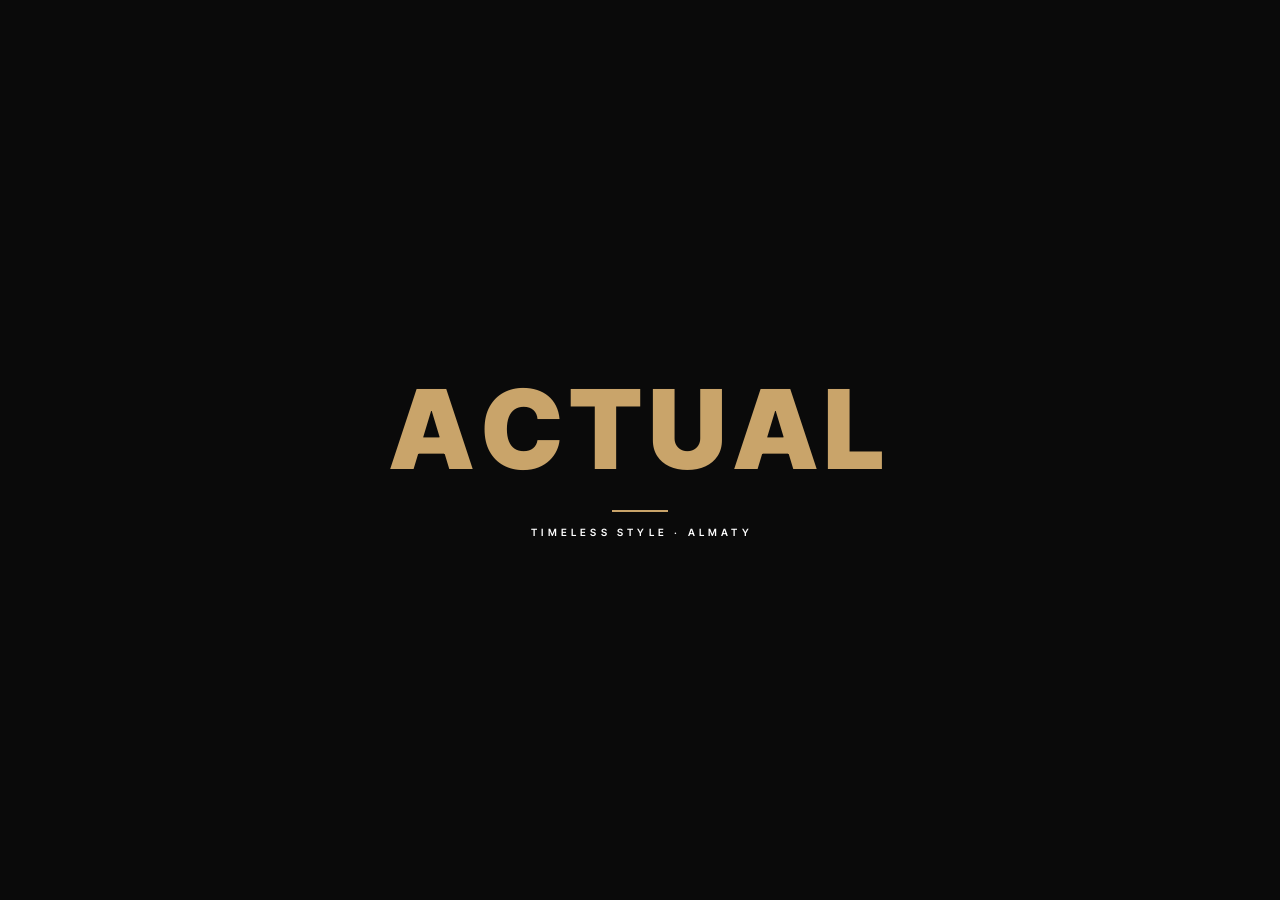
<file: scripts/template-old.html>
<!DOCTYPE html>
<html lang="ru">
<head>
<meta charset="utf-8">
<meta name="viewport" content="width=device-width, initial-scale=1, viewport-fit=cover">
<meta name="theme-color" content="#0A0A0A">
<meta name="color-scheme" content="dark">
<link rel="manifest" href="/app/manifest.webmanifest">
<link rel="apple-touch-icon" href="/app/icon-180.png">
<meta name="apple-mobile-web-app-capable" content="yes">
<meta name="mobile-web-app-capable" content="yes">
<meta name="apple-mobile-web-app-title" content="ACTUAL">
<meta name="apple-mobile-web-app-status-bar-style" content="black">
<title>ACTUAL · Мужская одежда · Алматы</title>
<meta name="description" content="ACTUAL — бутик мужской одежды в ТРЦ Riviera Park, Алматы. Каталог, размеры, заказ онлайн.">
<link rel="preconnect" href="https://fonts.googleapis.com">
<link rel="preconnect" href="https://fonts.gstatic.com" crossorigin>
<link href="https://fonts.googleapis.com/css2?family=Inter+Tight:wght@400;500;600;700;800;900&display=swap" rel="stylesheet">
<style>
:root{--bg:#FFFFFF;--bg2:#F4F4F2;--card:#EFEFEC;--ink:#0A0A0A;--ink2:#6E6E6A;--line:#E3E2DE;--gold:#B39062;--gold2:#8C6C3F;--f:"Inter Tight",system-ui,sans-serif;--ease:cubic-bezier(.2,.8,.2,1)}
*{box-sizing:border-box;-webkit-tap-highlight-color:transparent}
html{scroll-behavior:smooth}
html,body{margin:0;background:var(--bg);color:var(--ink);font-family:var(--f);font-size:15px;-webkit-font-smoothing:antialiased;overflow-x:hidden}
a{color:inherit;text-decoration:none}
button,input,select,textarea{font:inherit;color:inherit}
img{display:block}
.hidden{display:none!important}
::selection{background:var(--ink);color:#fff}
/* intro — фирменный знак: чёрный + золото */
.intro{position:fixed;inset:0;z-index:90;background:#0A0A0A;display:flex;align-items:center;justify-content:center;flex-direction:column;gap:14px;transition:opacity .6s var(--ease),visibility .6s}
.intro.done{opacity:0;visibility:hidden}
.intro .w{font-weight:900;font-size:clamp(44px,13vw,110px);letter-spacing:.06em;display:flex;overflow:hidden;color:var(--gold)}
.intro .w span{display:inline-block;transform:translateY(110%);animation:up .8s var(--ease) forwards}
.intro .s{font-size:10px;font-weight:600;letter-spacing:.42em;color:#fff;opacity:0;animation:fade .8s .8s forwards;padding-left:.42em}
.intro .ln{width:0;height:2px;background:var(--gold);animation:ln .8s .5s var(--ease) forwards}
@keyframes up{to{transform:none}}@keyframes fade{to{opacity:1}}@keyframes ln{to{width:56px}}
/* header */
header{position:fixed;top:0;left:0;right:0;z-index:30;background:rgba(255,255,255,.86);backdrop-filter:blur(16px) saturate(1.5);-webkit-backdrop-filter:blur(16px) saturate(1.5);transition:transform .4s var(--ease),box-shadow .3s}
header.solid{box-shadow:0 1px 0 var(--line)}
header.up{transform:translateY(-100%)}
.bar{max-width:1280px;margin:0 auto;display:flex;align-items:center;justify-content:space-between;height:60px;padding:0 10px}
.logo{font-weight:900;font-size:21px;letter-spacing:.04em}
.ib{display:flex;align-items:center;justify-content:center;width:44px;height:44px;border:0;background:none;cursor:pointer;border-radius:50%}
.ib svg{width:21px;height:21px}
/* hero */
.hero{position:relative;margin:64px 10px 0;height:calc(100svh - 160px);min-height:460px;max-height:860px;border-radius:24px;overflow:hidden;background:var(--card)}
@media(min-width:900px){.hero{max-width:1260px;margin:70px auto 0}}
.hero .slide{position:absolute;inset:0;opacity:0;transition:opacity 1.4s ease}
.hero .slide.on{opacity:1}
.hero .slide img,.hero .slide video{width:100%;height:100%;object-fit:cover;transform:scale(1.08)}
.hero .slide video{transform:none}
.hero .slide.on img{animation:kb 8s linear forwards}
@keyframes kb{from{transform:scale(1.08)}to{transform:scale(1)}}
.hero::after{content:"";position:absolute;inset:0;background:linear-gradient(180deg,rgba(0,0,0,0) 45%,rgba(0,0,0,.6) 100%);pointer-events:none}
.hero .cap{position:absolute;left:0;right:0;bottom:0;z-index:2;padding:0 18px 22px;color:#fff}
.kicker{font-size:11px;font-weight:600;letter-spacing:.18em;text-transform:uppercase;color:var(--gold);display:flex;align-items:center;gap:10px}
.hero .kicker{color:#E7D2AD}
.hero h1{margin:8px 0 0;font-weight:900;font-size:clamp(46px,14vw,120px);line-height:.88;letter-spacing:-.045em;text-transform:uppercase}
.hero h1 em{font-style:normal}
.hero p{margin:12px 0 0;max-width:420px;color:rgba(255,255,255,.88);font-size:14px;line-height:1.5}
.cta{display:inline-flex;align-items:center;gap:10px;margin-top:16px;padding:14px 20px;border-radius:999px;background:#fff;color:#000;font-size:14px;font-weight:600;border:0;cursor:pointer;transition:transform .25s var(--ease)}
.cta:active{transform:scale(.96)}
.cta.gold{background:var(--ink);color:#fff}
.cta svg{width:16px;height:16px}
.hdots{position:absolute;right:16px;top:16px;z-index:3;display:flex;gap:6px}
.hdots i{width:22px;height:3px;background:rgba(255,255,255,.35);border-radius:3px;overflow:hidden;position:relative}
.hdots i.on:after{content:"";position:absolute;inset:0;background:#fff;animation:fillx 6s linear forwards;transform-origin:left}
@keyframes fillx{from{transform:scaleX(0)}to{transform:scaleX(1)}}
/* marquee */
.mq{overflow:hidden;margin-top:18px;padding:12px 0;background:var(--ink)}
.mq .tr{display:flex;width:max-content;animation:mq 30s linear infinite}
.mq span{font-weight:800;font-size:13px;letter-spacing:.06em;text-transform:uppercase;padding:0 18px;white-space:nowrap;color:#fff}
.mq span b{color:var(--gold);font-weight:800;margin-left:18px}
@keyframes mq{to{transform:translateX(-50%)}}
/* sections */
section{max-width:1280px;margin:0 auto;padding:40px 0 0}
.sh{display:flex;align-items:flex-end;justify-content:space-between;padding:0 14px;margin-bottom:14px;gap:12px}
.sh h2{margin:0;font-weight:900;font-size:clamp(30px,9vw,52px);line-height:.92;letter-spacing:-.04em;text-transform:uppercase}
.sh h2 em{font-style:normal;color:var(--gold)}
.sh small{font-size:12px;font-weight:500;color:var(--ink2);white-space:nowrap}
/* категории */
.stories{display:flex;gap:6px;overflow-x:auto;padding:2px 14px 14px;scrollbar-width:none}
.stories::-webkit-scrollbar{display:none}
.st{flex:none;display:flex;align-items:center;gap:8px;height:42px;padding:0 14px 0 4px;border-radius:999px;border:0;background:var(--bg2);cursor:pointer;font-weight:500;font-size:14px;transition:background .25s}
.st .ring{width:34px;height:34px;border-radius:50%;overflow:hidden;background:var(--card)}
.st .ring>div{width:100%;height:100%}
.st img{width:100%;height:100%;object-fit:cover}
.st .all{display:flex;align-items:center;justify-content:center;height:100%;font-weight:800;font-size:11px}
.st span{white-space:nowrap}
.st.on{background:var(--ink);color:#fff}
.st.on .all{color:var(--gold)}
.st:active{transform:scale(.96)}
/* лента */
.rail{display:flex;gap:8px;overflow-x:auto;padding:0 14px 4px;scroll-snap-type:x mandatory;scrollbar-width:none}
.rail::-webkit-scrollbar{display:none}
.rail .tile{flex:none;width:64vw;max-width:290px;scroll-snap-align:start}
/* поиск */
.search{display:flex;align-items:center;gap:10px;margin:0 14px 16px;padding:0 16px;height:48px;border-radius:999px;background:var(--bg2)}
.search svg{width:18px;height:18px;color:var(--ink2);flex:none}
.search input{flex:1;border:0;background:none;outline:none;font-size:15px;min-width:0}
.search input::placeholder{color:var(--ink2)}
/* сетка */
.grid{display:grid;grid-template-columns:repeat(2,minmax(0,1fr));gap:20px 8px;padding:0 10px}
@media(min-width:760px){.grid{grid-template-columns:repeat(3,minmax(0,1fr));gap:36px 14px;padding:0 14px}}
@media(min-width:1100px){.grid{grid-template-columns:repeat(4,minmax(0,1fr))}}
.tile .ph{position:absolute;inset:0;display:flex;flex-direction:column;align-items:center;justify-content:center;gap:6px;background:linear-gradient(160deg,#151412,#0A0A0A);color:var(--gold)}.tile .ph b{font-weight:900;letter-spacing:.18em;font-size:18px}.tile .ph span{font-size:11px;letter-spacing:.14em;text-transform:uppercase;color:rgba(255,255,255,.55)}
.tile{display:block;position:relative}
.tile .im{position:relative;aspect-ratio:3/4;background:var(--card);overflow:hidden;border-radius:16px}
.tile img{position:absolute;inset:0;width:100%;height:100%;object-fit:cover;transition:transform .9s var(--ease),opacity .5s}
.tile img.b{opacity:0}
@media(hover:hover){.tile:hover img.a{transform:scale(1.05)}.tile:hover img.b{opacity:1}}
.tile .tag{position:absolute;left:8px;top:8px;padding:5px 9px;border-radius:999px;background:rgba(255,255,255,.9);font-size:11px;font-weight:600;color:var(--ink)}
.tile .sw{position:absolute;left:8px;bottom:8px;padding:5px 9px;border-radius:999px;background:rgba(255,255,255,.9);font-size:11px;font-weight:500}
.tile .t{margin-top:9px;font-size:13px;font-weight:600;line-height:1.3;padding:0 2px}
.tile .p{margin-top:3px;font-size:13px;color:var(--ink2);padding:0 2px}
.reveal{opacity:0;transform:translateY(26px);transition:opacity .8s var(--ease),transform .8s var(--ease)}
.reveal.in{opacity:1;transform:none}
.empty{text-align:center;color:var(--ink2);padding:60px 20px;line-height:1.7}
.empty a{color:var(--ink);text-decoration:underline}
/* бутик */
.bout{margin:44px 10px 0;border-radius:24px;overflow:hidden;position:relative;min-height:380px;display:flex;align-items:flex-end;background:#000;color:#fff}
@media(min-width:900px){.bout{max-width:1260px;margin:56px auto 0}}
.bout img{position:absolute;inset:0;width:100%;height:100%;object-fit:cover;filter:brightness(.55)}
.bout .in{position:relative;padding:22px 18px}
.bout .kicker{color:var(--gold)}
.bout h3{margin:8px 0 6px;font-weight:900;font-size:clamp(34px,10vw,56px);line-height:.9;letter-spacing:-.04em;text-transform:uppercase}
.bout p{margin:0;color:rgba(255,255,255,.85);font-size:14px;line-height:1.5}
.bout .cta.gold{background:#fff;color:#000}
.perks{display:grid;grid-template-columns:repeat(3,1fr);gap:6px;margin:8px 10px 0}
@media(min-width:900px){.perks{max-width:1260px;margin:10px auto 0}}
.perk{padding:14px 12px;border-radius:18px;background:var(--bg2);font-size:12px;line-height:1.4;color:var(--ink2)}
.perk b{display:block;color:var(--ink);font-weight:800;font-size:15px;margin-bottom:3px;text-transform:uppercase;letter-spacing:-.01em}
footer{margin-top:48px;background:#0A0A0A;color:rgba(255,255,255,.7);padding:34px 18px calc(110px + env(safe-area-inset-bottom));text-align:center;font-size:13px;line-height:1.9}
footer .logo{display:block;margin-bottom:10px;color:var(--gold);font-size:26px}
footer a{color:#fff}
/* док */
.dock{position:fixed;left:50%;bottom:calc(12px + env(safe-area-inset-bottom));transform:translateX(-50%);z-index:35;display:flex;gap:2px;padding:5px;border-radius:999px;background:rgba(10,10,10,.92);backdrop-filter:blur(16px);-webkit-backdrop-filter:blur(16px);box-shadow:0 10px 30px rgba(0,0,0,.25);transition:transform .4s var(--ease),opacity .3s;color:#fff}
.dock.away{transform:translate(-50%,140%);opacity:0}
.dock a,.dock button{display:flex;align-items:center;gap:7px;height:44px;padding:0 15px;border-radius:999px;border:0;background:none;cursor:pointer;font-size:13px;font-weight:600;color:#fff}
.dock .on{background:#fff;color:#000}
.dock svg{width:19px;height:19px}
.dock .wa{background:var(--gold);color:#0A0A0A}
/* товар */
.pd{padding-top:60px}
@media(min-width:900px){.pd{display:grid;grid-template-columns:1.25fr 1fr;gap:44px;max-width:1280px;margin:0 auto;padding:84px 14px 0;align-items:start}.info{position:sticky;top:84px}}
.gal{position:relative;background:var(--card)}
.slides{display:flex;overflow-x:auto;scroll-snap-type:x mandatory;scrollbar-width:none}
.slides::-webkit-scrollbar{display:none}
.slides img,.slides video{flex:none;width:100%;aspect-ratio:3/4;object-fit:cover;scroll-snap-align:start;background:#000}
@media(min-width:900px){.gal{background:none}.slides{display:grid;grid-template-columns:1fr 1fr;gap:8px;overflow:visible}.slides img{border-radius:16px}.slides img:first-child,.slides video:first-child{grid-column:span 2;aspect-ratio:4/5}.slides video{border-radius:16px}.slides video+img{grid-column:auto;aspect-ratio:3/4}}
.bars{position:absolute;top:10px;left:12px;right:12px;display:flex;gap:4px;z-index:2}
.bars i{flex:1;height:3px;border-radius:3px;background:rgba(255,255,255,.45)}
.bars i.on{background:#fff}
@media(min-width:900px){.bars{display:none}}
.gal .bk{position:absolute;top:22px;left:10px;z-index:3;display:flex;align-items:center;gap:6px;height:38px;padding:0 14px;border-radius:999px;border:0;background:rgba(255,255,255,.92);font-size:13px;font-weight:600;cursor:pointer}
@media(min-width:900px){.gal .bk{top:-46px;left:0;background:none;padding:0}}
.info{padding:18px 14px 130px;position:relative;margin-top:-22px;border-radius:22px 22px 0 0;background:var(--bg);z-index:2}
@media(min-width:900px){.info{margin:0;padding:0 0 60px;border-radius:0}}
.info .cat{font-size:11px;font-weight:600;letter-spacing:.16em;text-transform:uppercase;color:var(--gold)}
.info h1{margin:6px 0 0;font-weight:900;font-size:clamp(28px,8vw,42px);line-height:.95;letter-spacing:-.035em;text-transform:uppercase}
.code{margin-top:8px;font-size:12px;color:var(--ink2)}
.price{margin-top:12px;font-weight:800;font-size:26px;letter-spacing:-.02em}
.note{font-size:12px;color:var(--ink2);margin-top:6px;line-height:1.5}
.lbl{margin:22px 0 10px;font-size:12px;font-weight:600;letter-spacing:.1em;text-transform:uppercase;color:var(--ink2);display:flex;justify-content:space-between;align-items:center}
.lbl button{border:0;background:none;padding:0;font-size:12px;font-weight:600;color:var(--ink);cursor:pointer;min-height:32px;text-decoration:underline;text-underline-offset:4px}
.colors{display:flex;flex-wrap:wrap;gap:6px}
.color{display:flex;align-items:center;gap:8px;border:1.5px solid transparent;background:var(--bg2);padding:4px 14px 4px 4px;border-radius:999px;font-size:13px;font-weight:500;cursor:pointer;min-height:44px}
.color img{width:34px;height:34px;border-radius:50%;object-fit:cover}
.color .nx{width:34px;height:34px;border-radius:50%;background:var(--card)}
.color.on{border-color:var(--ink);background:#fff}
.sizes{display:grid;grid-template-columns:repeat(auto-fill,minmax(64px,1fr));gap:6px}
.size{position:relative;border:0;background:var(--bg2);height:50px;border-radius:14px;cursor:pointer;font-size:15px;font-weight:600;transition:all .2s var(--ease)}
.size.on{background:var(--ink);color:#fff}
.size.out{color:#BDBDB8;cursor:not-allowed;text-decoration:line-through}
.asia{margin-top:10px;display:flex;gap:10px;align-items:flex-start;padding:12px 14px;border-radius:14px;background:var(--bg2);font-size:13px;line-height:1.5;color:var(--ink2)}
.asia b{color:var(--ink);font-weight:600}
.asia svg{flex:none;width:18px;height:18px;margin-top:1px;color:var(--gold)}
.desc{margin-top:20px;font-size:14px;line-height:1.7;color:var(--ink2);white-space:pre-line}
.shop{margin-top:18px;padding:14px;border-radius:14px;background:var(--bg2);font-size:13px;line-height:1.7;color:var(--ink2)}
.buy{position:fixed;left:0;right:0;bottom:0;z-index:36;padding:10px 12px calc(10px + env(safe-area-inset-bottom));background:rgba(255,255,255,.94);backdrop-filter:blur(14px);-webkit-backdrop-filter:blur(14px);border-top:1px solid var(--line);display:flex;gap:10px;align-items:center}
@media(min-width:900px){.buy{position:static;background:none;border:0;padding:0;margin-top:20px}}
.buy .bp{flex:none;font-weight:800;font-size:19px;padding:0 4px}
.btn{flex:1;display:flex;align-items:center;justify-content:center;gap:10px;min-height:54px;border:0;border-radius:999px;background:var(--ink);color:#fff;font-size:15px;font-weight:700;cursor:pointer;transition:transform .2s var(--ease)}
.btn:active{transform:scale(.97)}
.btn.ghost{background:var(--bg2);color:var(--ink);margin-top:10px}
.btn svg{width:18px;height:18px;color:var(--gold)}
.hint{text-align:center;font-size:12px;color:var(--ink2);margin-top:10px}
.more{margin-top:36px}
/* окно */
.veil{position:fixed;inset:0;background:rgba(0,0,0,.4);z-index:60;display:flex;align-items:flex-end;justify-content:center}
@media(min-width:700px){.veil{align-items:center}}
.sheet{width:100%;max-width:480px;max-height:92vh;overflow:auto;background:#fff;border-radius:24px 24px 0 0;padding:24px 18px calc(22px + env(safe-area-inset-bottom));animation:sh .4s var(--ease)}
@media(min-width:700px){.sheet{border-radius:24px}}
@keyframes sh{from{transform:translateY(40px);opacity:0}}
.sheet h2{margin:0 0 6px;font-weight:900;font-size:28px;letter-spacing:-.03em;text-transform:uppercase}
.sheet .sub{font-size:13px;color:var(--ink2);margin-bottom:14px;line-height:1.5}
.fld{display:block;margin-top:10px}
.fld span{display:block;font-size:12px;font-weight:600;color:var(--ink2);margin-bottom:6px}
.fld input{width:100%;border:1.5px solid var(--line);background:#fff;padding:14px;font-size:16px;border-radius:14px;outline:none}
.fld input:focus{border-color:var(--ink)}
.row{display:grid;grid-template-columns:1fr 1fr;gap:10px;margin-bottom:12px}
.err{margin-top:10px;color:#C0392B;font-size:13px}
.close{float:right;border:0;background:var(--bg2);width:36px;height:36px;border-radius:50%;margin:-6px -4px 0 0;cursor:pointer;font-size:18px}
.res{margin-top:14px;padding:14px;border-radius:14px;background:var(--bg2);font-size:15px;line-height:1.5}
.nophoto{display:flex;align-items:center;justify-content:center;text-align:center;aspect-ratio:3/4;width:100%;background:var(--card);color:var(--ink2);font-size:14px;line-height:1.6;padding:24px}
/* избранное */
.fav{position:absolute;right:8px;top:8px;z-index:2;width:34px;height:34px;border-radius:50%;border:0;background:rgba(255,255,255,.9);display:flex;align-items:center;justify-content:center;cursor:pointer;color:var(--ink);transition:transform .3s var(--ease)}
.fav svg{width:17px;height:17px}
.fav.on{color:#D6334A}.fav.on svg{fill:currentColor}
.fav.pop{animation:pop .45s var(--ease)}
@keyframes pop{40%{transform:scale(1.35)}}
.info .fav{position:static;width:44px;height:44px;background:var(--bg2);flex:none}
.ttl{display:flex;justify-content:space-between;gap:12px;align-items:flex-start}
/* Reels */
.reelbtn{display:inline-flex;align-items:center;gap:7px;height:36px;padding:0 14px;border-radius:999px;border:0;background:var(--ink);color:#fff;font-size:12px;font-weight:600;cursor:pointer;white-space:nowrap}
.reelbtn svg{width:11px;height:11px;color:var(--gold)}
.reels{position:fixed;inset:0;z-index:70;background:#000;color:#fff;overflow-y:auto;scroll-snap-type:y mandatory;scrollbar-width:none;overscroll-behavior:contain}
.reels::-webkit-scrollbar{display:none}
.reel{position:relative;height:100svh;scroll-snap-align:start;scroll-snap-stop:always;overflow:hidden}
.reel img{position:absolute;inset:0;width:100%;height:100%;object-fit:cover}
.reel.on img.cur{animation:kb 7s linear forwards}
.reel:after{content:"";position:absolute;inset:0;background:linear-gradient(180deg,rgba(0,0,0,.4),rgba(0,0,0,0) 22%,rgba(0,0,0,0) 55%,rgba(0,0,0,.8));pointer-events:none}
.reel .pb{position:absolute;top:calc(12px + env(safe-area-inset-top));left:12px;right:60px;z-index:3;display:flex;gap:4px}
.reel .pb i{flex:1;height:3px;border-radius:3px;background:rgba(255,255,255,.3);overflow:hidden}
.reel .pb i.done{background:#fff}
.reel .pb i.cur:after{content:"";display:block;height:100%;background:#fff;transform-origin:left;animation:fillx 3.5s linear forwards}
.reel .tap{position:absolute;top:0;bottom:30%;width:35%;z-index:2}
.reel .tap.l{left:0}.reel .tap.r{right:0}
.reel .meta{position:absolute;left:16px;right:84px;bottom:calc(26px + env(safe-area-inset-bottom));z-index:3}
.reel .meta .cat{font-size:11px;font-weight:600;letter-spacing:.16em;text-transform:uppercase;color:var(--gold)}
.reel .meta h3{margin:6px 0 4px;font-weight:900;font-size:30px;line-height:.92;letter-spacing:-.03em;text-transform:uppercase}
.reel .meta .pr{font-weight:700;font-size:18px}
.reel .meta .cl{margin-top:4px;font-size:12px;color:rgba(255,255,255,.75)}
.reel .meta .go{margin-top:12px;display:inline-flex;align-items:center;gap:8px;height:44px;padding:0 18px;border-radius:999px;background:#fff;color:#000;font-size:14px;font-weight:600}
.reel .side{position:absolute;right:12px;bottom:calc(34px + env(safe-area-inset-bottom));z-index:3;display:flex;flex-direction:column;gap:16px;align-items:center}
.reel .side button,.reel .side a{width:50px;height:50px;border-radius:50%;border:0;background:rgba(255,255,255,.16);backdrop-filter:blur(12px);-webkit-backdrop-filter:blur(12px);display:flex;align-items:center;justify-content:center;color:#fff;cursor:pointer}
.reel .side svg{width:22px;height:22px}
.reel .side .on{color:#FF5C73}.reel .side .on svg{fill:currentColor}
.reel .side small{display:block;font-size:10px;text-align:center;margin-top:4px;color:rgba(255,255,255,.85)}
.rclose{position:fixed;top:calc(8px + env(safe-area-inset-top));right:10px;z-index:75;width:40px;height:40px;border-radius:50%;border:0;background:rgba(0,0,0,.45);color:#fff;font-size:20px;cursor:pointer}
.rhint{position:fixed;left:50%;bottom:45%;transform:translateX(-50%);z-index:75;padding:10px 16px;border-radius:999px;background:rgba(0,0,0,.6);color:#fff;font-size:13px;pointer-events:none;animation:hint 2.6s forwards;white-space:nowrap}
@keyframes hint{0%,70%{opacity:1}100%{opacity:0}}
.bvid{position:absolute;inset:0;width:100%;height:100%;object-fit:cover;filter:brightness(.55)}
/* THE GREAT STEPPE — фирменные чёрный и золото, спортивная подача */
.gs{position:relative;margin:44px 10px 0;border-radius:24px;overflow:hidden;background:#0A0A0A;color:#fff;isolation:isolate}
@media(min-width:900px){.gs{max-width:1260px;margin:56px auto 0}}
.gs.page{margin:64px 10px 0;min-height:calc(100svh - 80px)}
.gs .sun{position:absolute;right:-60px;top:40px;width:260px;aspect-ratio:1;border-radius:50%;background:radial-gradient(circle,rgba(179,144,98,.55),rgba(179,144,98,0) 70%);z-index:-1;animation:sun 8s ease-in-out infinite alternate}
@keyframes sun{to{transform:translate(-20px,14px) scale(1.08)}}
.gs .hills{position:absolute;left:0;right:0;bottom:0;width:100%;height:42%;z-index:-1;opacity:.9}
.gs .wind{position:absolute;inset:0;z-index:-1;background:repeating-linear-gradient(100deg,rgba(255,255,255,0) 0 70px,rgba(179,144,98,.08) 70px 71px);animation:wind 5s linear infinite}
@keyframes wind{to{background-position:280px 0}}
.gs .gbg{position:absolute;inset:0;z-index:-2}
.gs .gbg img{position:absolute;inset:0;width:100%;height:100%;object-fit:cover;opacity:0;filter:saturate(.55) brightness(.75);animation:gsfade 24s infinite}
.gs .gbg img:first-child{opacity:1}
.gs .gbg::after{content:"";position:absolute;inset:0;background:linear-gradient(180deg,rgba(10,10,10,.72) 0%,rgba(10,10,10,.55) 35%,rgba(10,10,10,.88) 100%)}
@keyframes gsfade{0%{opacity:0;transform:scale(1.06)}6%{opacity:1}25%{opacity:1}31%{opacity:0;transform:scale(1)}100%{opacity:0}}
@media(prefers-reduced-motion:reduce){.gs .gbg img{animation:none}}
.gs .in{position:relative;padding:30px 18px 26px}
.gs .kz{font-size:12px;font-weight:600;letter-spacing:.2em;text-transform:uppercase;color:var(--gold)}
.gs h2{margin:10px 0 0;font-weight:900;font-size:clamp(46px,15vw,140px);line-height:.84;letter-spacing:-.05em;text-transform:uppercase}
.gs h2 span{display:block;color:transparent;-webkit-text-stroke:1.5px var(--gold)}
.gs .orn{display:block;width:160px;height:20px;margin:18px 0;color:var(--gold)}
.gs .lead{max-width:560px;font-size:15px;line-height:1.6;color:rgba(255,255,255,.85)}
.gs .vals{display:grid;grid-template-columns:repeat(auto-fit,minmax(140px,1fr));gap:6px;margin-top:20px}
.gs .val{padding:14px;border-radius:16px;background:rgba(255,255,255,.06);border:1px solid rgba(179,144,98,.25)}
.gs .val b{display:block;font-size:14px;font-weight:800;text-transform:uppercase;color:var(--gold);margin-bottom:4px}
.gs .val span{font-size:13px;line-height:1.5;color:rgba(255,255,255,.78)}
.gs .soon{margin-top:20px;padding:20px;border-radius:18px;border:1px dashed rgba(179,144,98,.6);text-align:center;font-size:14px;line-height:1.6;color:rgba(255,255,255,.85)}
.gs .soon b{display:block;font-weight:900;font-size:24px;text-transform:uppercase;letter-spacing:-.02em;color:#fff;margin-bottom:4px}
.gs:not(.page) h2{font-size:clamp(38px,11vw,96px)}.gs:not(.page) .lead{font-size:14px;display:-webkit-box;-webkit-line-clamp:3;-webkit-box-orient:vertical;overflow:hidden}.gs .gsr{margin:18px -18px 0;padding:0 18px}
.gs .grid{padding:0;margin-top:20px}
.gs .tile .t{color:#fff}.gs .tile .p{color:var(--gold)}
.gs .btns{display:flex;flex-wrap:wrap;gap:8px;margin-top:18px}
.gs .cta{background:var(--gold);color:#0A0A0A;margin-top:0}
.gs .cta.ln{background:none;border:1.5px solid rgba(255,255,255,.4);color:#fff}
/* двойка */
.duo{margin-top:22px;padding:14px;border-radius:20px;background:var(--bg2)}
.duo h4{margin:0 0 4px;font-weight:900;font-size:22px;text-transform:uppercase;letter-spacing:-.03em}
.duo .sub{font-size:13px;color:var(--ink2);margin-bottom:12px;line-height:1.45}
.duo .opts{display:flex;gap:8px;overflow-x:auto;scrollbar-width:none}
.duo .opt{flex:none;width:120px;border:1.5px solid transparent;border-radius:14px;background:#fff;padding:5px;text-align:left;cursor:pointer}
.duo .opt.on{border-color:var(--ink)}
.duo .opt img{width:100%;aspect-ratio:3/4;object-fit:cover;border-radius:10px}
.duo .opt span{display:block;font-size:12px;font-weight:600;margin-top:6px;line-height:1.3}
.duo .opt b{display:block;font-weight:500;font-size:12px;color:var(--ink2);margin-top:2px}
.duo .sum{display:flex;justify-content:space-between;align-items:center;margin-top:12px;font-size:13px;color:var(--ink2)}
.duo .sum b{font-weight:800;font-size:22px;color:var(--ink)}
.duo .btn{margin-top:10px;width:100%}
.curb{height:32px;min-width:44px;padding:0 10px;border-radius:999px;border:1.5px solid var(--ink);background:none;font-weight:700;font-size:13px;cursor:pointer}
.curs{display:grid;grid-template-columns:1fr 1fr;gap:8px;margin-top:6px}
.curs button{height:56px;border-radius:14px;border:1.5px solid transparent;background:var(--bg2);font-weight:600;font-size:15px;cursor:pointer;display:flex;align-items:center;justify-content:center;gap:8px}
.curs button b{font-weight:800}
.curs button.on{border-color:var(--ink);background:#fff}
.fx{margin-top:6px;font-size:12px;line-height:1.5;color:var(--ink2)}
.fx b{color:var(--ink)}
@media(prefers-reduced-motion:reduce){*,*:before,*:after{animation:none!important;transition:none!important}.reveal{opacity:1;transform:none}.intro{display:none}}
video::-webkit-media-controls-start-playback-button{display:none!important;-webkit-appearance:none}
video::-webkit-media-controls{display:none!important}
.hsale{background:#0A0A0A}.hsale::after{background:linear-gradient(180deg,rgba(0,0,0,0) 70%,rgba(0,0,0,.45) 100%)}
.hsale .bgb{position:absolute;inset:0;width:100%;height:100%;object-fit:cover;filter:blur(28px) brightness(.55);transform:scale(1.15)}
.hsale .fg{position:absolute;inset:0;width:100%;height:100%;object-fit:contain}
.hsale .cap{display:flex;justify-content:center}.hsale .cta{background:var(--gold);color:#0A0A0A}
.salebar{display:flex;flex-wrap:wrap;align-items:center;justify-content:center;gap:4px 10px;margin:66px 10px 0;max-width:1260px;padding:12px 16px;border-radius:18px;background:#0A0A0A;color:#fff;text-align:center;font-size:14px;font-weight:600;line-height:1.3}
.salebar + .hero{margin-top:8px!important}
@media(min-width:1280px){.salebar{margin-left:auto;margin-right:auto}}
.salebar b{color:var(--gold);font-weight:900;font-size:20px;letter-spacing:.02em}
.salebar i{font-style:normal;font-variant-numeric:tabular-nums;color:var(--gold);font-weight:800}
.tile .sale{position:absolute;left:8px;top:38px;padding:5px 9px;border-radius:999px;background:var(--gold);color:#0A0A0A;font-size:12px;font-weight:800}
.tile .p s,.price s{color:#9a9a9a;font-weight:500;font-size:.8em;margin-left:6px}
.price .sb{display:inline-block;margin-left:10px;padding:4px 10px;border-radius:999px;background:var(--gold);color:#0A0A0A;font-size:13px;font-weight:800;vertical-align:middle}
.inst{position:fixed;left:10px;right:10px;bottom:calc(86px + env(safe-area-inset-bottom));z-index:60;display:flex;gap:12px;align-items:center;padding:14px 14px 14px 16px;border-radius:18px;background:#0A0A0A;color:#fff;box-shadow:0 14px 40px rgba(0,0,0,.3);font-size:14px;line-height:1.35;transform:translateY(20px);opacity:0;transition:.35s}
.inst.on{transform:none;opacity:1}.inst img{width:44px;height:44px;border-radius:11px;flex:none}.inst b{display:block;font-size:15px}.inst span{color:rgba(255,255,255,.7)}.inst .x{margin-left:auto;background:none;border:0;color:#fff;font-size:22px;padding:4px 6px;flex:none}

/* ===== ТЁМНАЯ ТЕМА ACTUAL: чёрный фон, золото как акцент ===== */
:root{--bg:#0A0A0A;--bg2:#151515;--card:#171717;--ink:#F3EFE7;--ink2:#9C978E;--line:#262422;--gold:#C9A46A;--gold2:#B39062}
html,body{background:var(--bg);color:var(--ink)}
::selection{background:var(--gold);color:#0A0A0A}
header{background:rgba(10,10,10,.82)}
header.solid{box-shadow:0 1px 0 var(--line)}
.cta{background:var(--ink);color:#0A0A0A}
.cta.gold,.bout .cta.gold{background:var(--gold);color:#0A0A0A}
.btn{background:var(--gold);color:#0A0A0A}
.st.on,.size.on,.reelbtn{background:var(--ink);color:#0A0A0A}
.color.on,.curs button.on{background:var(--bg2);border-color:var(--gold)}
.duo .opt{background:var(--card)}.duo .opt.on{border-color:var(--gold)}
.sheet{background:#121212;color:var(--ink)}
.fld input,.fld textarea,.fld select{background:#0F0F0F;color:var(--ink);border-color:var(--line)}
.buy{background:rgba(10,10,10,.92);border-top-color:var(--line)}
.tile .tag,.tile .sw{background:rgba(10,10,10,.62);color:#F3EFE7;backdrop-filter:blur(8px);-webkit-backdrop-filter:blur(8px)}
.fav{background:rgba(10,10,10,.55);color:#F3EFE7;backdrop-filter:blur(8px);-webkit-backdrop-filter:blur(8px)}
.gal .bk{background:rgba(10,10,10,.7);color:#F3EFE7}
.tile .p{color:var(--gold)}
.mq{background:var(--gold)}.mq span{color:#0A0A0A}
.dock{background:rgba(22,22,22,.9);box-shadow:0 0 0 1px rgba(201,164,106,.18),0 12px 34px rgba(0,0,0,.55)}
.dock .on{background:var(--ink);color:#0A0A0A}
footer{background:#050505;border-top:1px solid var(--line)}
.salebar{background:var(--gold);color:#0A0A0A}
.inst{background:#161616;box-shadow:0 0 0 1px var(--line),0 14px 40px rgba(0,0,0,.6)}
.hero{background:#121212}
/* GREAT STEPPE: плавная смена фото без полос и линий */
.gs .gbg{overflow:hidden}
.gs .gbg img{animation:none!important;opacity:0;transition:opacity 1.8s ease;transform:scale(1.12);will-change:opacity,transform;backface-visibility:hidden;filter:saturate(.6) brightness(.72)}
.gs .gbg img.on{opacity:1;animation:gskb 14s linear both!important}
.gs .gbg img:first-child:not(.on){opacity:0}
.gs .gbg img.top{z-index:1}
@keyframes gskb{from{transform:scale(1.12)}to{transform:scale(1.04)}}
.gs .gbg::after{z-index:2;background:linear-gradient(180deg,rgba(10,10,10,.70) 0%,rgba(10,10,10,.45) 40%,rgba(10,10,10,.92) 100%)}
.gs .wind,.gs .hills{display:none}

/* отложить в бутике */
.hold{display:flex;align-items:center;gap:12px;margin-top:12px;padding:13px 16px;border-radius:16px;border:1px solid rgba(201,164,106,.45);color:var(--ink);transition:background .2s}
.hold:hover{background:rgba(201,164,106,.08)}
.hold svg{flex:none;width:22px;height:22px;color:var(--gold)}
.hold span{font-size:12px;line-height:1.4;color:var(--ink2)}.hold b{display:block;font-size:14px;color:var(--ink);font-weight:700}


/* ===== Готовые образы ===== */
.looks{display:flex;gap:10px;overflow-x:auto;padding:0 14px 4px;scroll-snap-type:x mandatory;scrollbar-width:none}.looks::-webkit-scrollbar{display:none}
.look{flex:none;width:82vw;max-width:420px;scroll-snap-align:start;border-radius:22px;background:var(--card);padding:10px;border:1px solid var(--line)}
.look .lg{display:grid;grid-template-columns:1.2fr 1fr;grid-template-rows:1fr 1fr 1fr;gap:6px;aspect-ratio:4/5}
.look .lg a{position:relative;border-radius:14px;overflow:hidden;background:#111}
.look .lg a:first-child{grid-row:span 3}
.look .lg img{position:absolute;inset:0;width:100%;height:100%;object-fit:cover}
.look .lg a span{position:absolute;left:6px;bottom:6px;padding:3px 7px;border-radius:999px;background:rgba(10,10,10,.65);font-size:10px;font-weight:600;color:#F3EFE7}
.look h3{margin:12px 4px 2px;font-weight:900;font-size:20px;text-transform:uppercase;letter-spacing:-.02em}
.look .ls{margin:0 4px;font-size:12px;color:var(--ink2);line-height:1.45}
.look .lf{display:flex;align-items:center;justify-content:space-between;gap:10px;margin:12px 4px 4px}
.look .lf b{font-size:18px;font-weight:800;color:var(--gold)}
.look .lf a{display:inline-flex;align-items:center;gap:8px;height:44px;padding:0 18px;border-radius:999px;background:var(--gold);color:#0A0A0A;font-size:13px;font-weight:700}
/* ===== Ранний доступ ===== */
.early{margin:44px 10px 0;padding:24px 18px;border-radius:24px;background:radial-gradient(120% 140% at 100% 0%,rgba(201,164,106,.22),rgba(201,164,106,0) 60%),#111;border:1px solid rgba(201,164,106,.35)}
@media(min-width:900px){.early{max-width:1260px;margin:56px auto 0;padding:34px}}
.early .kicker{color:var(--gold)}
.early h3{margin:8px 0 8px;font-weight:900;font-size:clamp(28px,8vw,48px);line-height:.95;letter-spacing:-.03em;text-transform:uppercase}
.early p{margin:0 0 6px;max-width:520px;font-size:14px;line-height:1.55;color:var(--ink2)}
.early ul{margin:10px 0 0;padding:0;list-style:none;font-size:13px;line-height:1.9;color:var(--ink)}
.early li:before{content:"✦ ";color:var(--gold)}
/* ===== Фото покупателей ===== */
.ugc{margin-top:22px}
.ugc h4{margin:0 0 10px;font-weight:900;font-size:20px;text-transform:uppercase;letter-spacing:-.02em}
.ugc .ur{display:flex;gap:8px;overflow-x:auto;scrollbar-width:none}.ugc .ur::-webkit-scrollbar{display:none}
.ugc figure{flex:none;width:150px;margin:0}
.ugc figure img{width:150px;aspect-ratio:3/4;object-fit:cover;border-radius:14px;background:#111}
.ugc figcaption{margin-top:6px;font-size:12px;line-height:1.4;color:var(--ink2)}.ugc figcaption b{color:var(--ink)}
.ugc .send{display:block;margin-top:10px;font-size:13px;color:var(--gold);font-weight:600}
/* ===== Эфир ===== */
.live{position:absolute;top:14px;left:14px;z-index:3;display:inline-flex;align-items:center;gap:8px;height:34px;padding:0 14px;border-radius:999px;background:#D6334A;color:#fff;font-size:12px;font-weight:800;letter-spacing:.04em;text-transform:uppercase}
.live i{width:8px;height:8px;border-radius:50%;background:#fff;animation:blink 1.2s infinite}
@keyframes blink{50%{opacity:.25}}
/* таблица размеров */
.stab{width:100%;margin-top:14px;border-collapse:collapse;font-size:13px}
.stab th,.stab td{padding:8px 6px;border-bottom:1px solid var(--line);text-align:left}
.stab th{color:var(--ink2);font-weight:600;font-size:11px;text-transform:uppercase;letter-spacing:.06em}
.stab tr.hit td{color:#0A0A0A;background:var(--gold);font-weight:700}
.fitp{display:flex;gap:6px;margin:4px 0 12px}.fitp button{flex:1;height:42px;border-radius:12px;border:1.5px solid var(--line);background:none;font-size:13px;font-weight:600;cursor:pointer}.fitp button.on{border-color:var(--gold);color:var(--gold)}

/* Подарочные боксы */
.gb{position:relative;margin:44px 10px 0;border-radius:24px;overflow:hidden;background:radial-gradient(120% 70% at 85% 0%,#2a2118 0%,#0D0C0B 55%,#0A0A0A 100%);color:#fff;isolation:isolate}
@media(min-width:900px){.gb{max-width:1260px;margin:56px auto 0}}
.gb.page{margin:64px 10px 0;min-height:calc(100svh - 80px)}
.gb .lights{position:absolute;inset:0;z-index:-1;pointer-events:none;background:radial-gradient(3px 3px at 12% 18%,rgba(255,214,150,.9),transparent 60%),radial-gradient(2px 2px at 28% 8%,rgba(255,214,150,.7),transparent 60%),radial-gradient(3px 3px at 64% 14%,rgba(255,214,150,.8),transparent 60%),radial-gradient(2px 2px at 82% 26%,rgba(255,214,150,.7),transparent 60%),radial-gradient(2px 2px at 46% 22%,rgba(255,214,150,.6),transparent 60%),radial-gradient(3px 3px at 92% 9%,rgba(255,214,150,.8),transparent 60%);animation:twk 3.2s ease-in-out infinite alternate}
@keyframes twk{from{opacity:.45}to{opacity:1}}
.gb .gin{position:relative;padding:30px 18px 26px}
.gb .tri{display:flex;flex-wrap:wrap;gap:6px 10px;font-size:11px;font-weight:700;letter-spacing:.2em;text-transform:uppercase;color:var(--gold)}
.gb .tri i{font-style:normal;color:rgba(179,144,98,.5)}
.gb h2{margin:12px 0 0;font-weight:900;font-size:clamp(40px,12vw,104px);line-height:.88;letter-spacing:-.045em;text-transform:uppercase}
.gb h2 span{display:block;color:transparent;-webkit-text-stroke:1.5px var(--gold)}
.gb .lead{max-width:560px;margin:16px 0 0;font-size:14px;line-height:1.6;color:rgba(255,255,255,.82)}
.gb .wrap{display:flex;gap:12px;align-items:center;margin-top:16px;padding:12px 14px;border-radius:16px;background:rgba(255,255,255,.05);border:1px solid rgba(179,144,98,.3);font-size:13px;line-height:1.45;color:rgba(255,255,255,.85)}
.gb .wrap b{color:var(--gold)}
.gb .wrap svg{flex:none;width:26px;height:26px;color:var(--gold)}
.gb .tabs{display:flex;gap:6px;overflow-x:auto;margin:18px -18px 0;padding:0 18px 2px;scrollbar-width:none}.gb .tabs::-webkit-scrollbar{display:none}
.gb .tabs button{flex:none;padding:9px 14px;border-radius:99px;border:1px solid rgba(179,144,98,.4);background:none;color:#fff;font:600 13px var(--f);cursor:pointer;white-space:nowrap}
.gb .tabs button.on{background:var(--gold);border-color:var(--gold);color:#0A0A0A}
.gb .rail{display:flex;gap:10px;overflow-x:auto;margin:16px -18px 0;padding:0 18px 4px;scroll-snap-type:x mandatory;scrollbar-width:none}.gb .rail::-webkit-scrollbar{display:none}
.gb .rail .bx{flex:0 0 68%;max-width:300px;scroll-snap-align:start}
.gb .bgrid{display:grid;grid-template-columns:repeat(2,1fr);gap:10px;margin-top:16px}
@media(min-width:700px){.gb .bgrid{grid-template-columns:repeat(3,1fr)}}@media(min-width:1050px){.gb .bgrid{grid-template-columns:repeat(4,1fr)}}
.bx{display:block;color:inherit;text-decoration:none;border-radius:18px;overflow:hidden;background:#141210;border:1px solid rgba(179,144,98,.18);transition:transform .35s var(--ease),border-color .35s}
.bx:active{transform:scale(.98)}@media(hover:hover){.bx:hover{border-color:rgba(179,144,98,.6);transform:translateY(-3px)}}
.bx .im{position:relative;aspect-ratio:4/5;overflow:hidden;background:#1a1714}
.bx .im img{width:100%;height:100%;object-fit:cover;display:block;transition:transform .8s var(--ease)}
@media(hover:hover){.bx:hover .im img{transform:scale(1.04)}}
.bx .cd{position:absolute;left:8px;top:8px;padding:4px 8px;border-radius:99px;background:rgba(10,10,10,.65);backdrop-filter:blur(6px);font-size:10px;font-weight:700;letter-spacing:.12em;color:var(--gold)}
.bx .fr{position:absolute;right:8px;top:8px;padding:4px 8px;border-radius:99px;background:var(--gold);font-size:10px;font-weight:800;letter-spacing:.04em;color:#0A0A0A}
.bx .tx{padding:10px 12px 12px}
.bx .tl{font-size:12px;letter-spacing:.14em;text-transform:uppercase;color:rgba(179,144,98,.85);font-weight:600}
.bx .nm{margin-top:4px;font-size:15px;font-weight:800;line-height:1.2;letter-spacing:-.01em}
.bx .ct{margin-top:4px;font-size:12px;line-height:1.4;color:rgba(255,255,255,.6);display:-webkit-box;-webkit-line-clamp:2;-webkit-box-orient:vertical;overflow:hidden}
.bx .pr{margin-top:8px;font-size:16px;font-weight:800;color:var(--gold)}
.gb .btns{display:flex;flex-wrap:wrap;gap:8px;margin-top:18px}
.gb .cta{background:var(--gold);color:#0A0A0A;margin-top:0}
.gb .cta.ln{background:none;color:#fff;border:1px solid rgba(255,255,255,.35)}
.gbd{display:grid;gap:18px;margin-top:18px}
@media(min-width:900px){.gbd{grid-template-columns:1.05fr 1fr;align-items:start}}
.gbd .ph{border-radius:20px;overflow:hidden;background:#1a1714}.gbd .ph img{display:block;width:100%;height:auto}
.gbd .nm{margin:6px 0 0;font-weight:900;font-size:clamp(30px,8vw,54px);line-height:.95;letter-spacing:-.035em}
.gbd .note{margin:12px 0 0;font-size:14px;line-height:1.6;color:rgba(255,255,255,.8)}
.gbd .card{display:inline-flex;gap:8px;margin-top:12px;padding:8px 12px;border-radius:10px;background:#efe6d6;color:#2a2118;font:italic 600 14px Georgia,serif}
.gbd ul{list-style:none;margin:16px 0 0;padding:0;border-top:1px solid rgba(179,144,98,.25)}
.gbd li{display:flex;justify-content:space-between;gap:12px;padding:12px 0;border-bottom:1px solid rgba(179,144,98,.18);font-size:14px;line-height:1.35}
.gbd li small{display:block;margin-top:2px;font-size:11px;letter-spacing:.06em;color:rgba(255,255,255,.5)}
.gbd li b{flex:none;font-weight:700;color:#fff}
.gbd .sum{margin-top:12px;font-size:13px;line-height:1.8;color:rgba(255,255,255,.75)}
.gbd .sum div{display:flex;justify-content:space-between}
.gbd .sum .free{color:var(--gold);font-weight:700}
.gbd .tot{display:flex;justify-content:space-between;align-items:baseline;margin-top:10px;padding-top:12px;border-top:1px solid rgba(179,144,98,.4)}
.gbd .tot span{font-size:11px;font-weight:700;letter-spacing:.16em;text-transform:uppercase;color:rgba(255,255,255,.6)}
.gbd .tot b{font-size:30px;font-weight:900;color:var(--gold);letter-spacing:-.02em}
.gbd .fx2{margin-top:4px;font-size:12px;color:rgba(255,255,255,.55);text-align:right}
.st.gbs .ring{background:conic-gradient(from 200deg,var(--gold),#e8cf9f,var(--gold))}
.bx .so{position:absolute;left:8px;bottom:8px;padding:4px 8px;border-radius:99px;background:rgba(10,10,10,.75);font-size:10px;font-weight:700;color:#fff}
.bx.out .im img{filter:grayscale(.7) brightness(.7)}.bx.out .pr{color:rgba(255,255,255,.5)}
.gbd .avl{margin-top:14px;padding:10px 12px;border-radius:12px;font-size:13px;font-weight:600}
.gbd .avl.ok{background:rgba(70,160,90,.15);color:#9fe0ae}.gbd .avl.no{background:rgba(214,51,74,.15);color:#ff9aa8}.gbd .avl.q{background:rgba(179,144,98,.15);color:var(--gold)}
.gbd li.none{opacity:.55}

/* Новый год */
.nybar{display:flex;align-items:center;justify-content:center;gap:10px;margin:66px 10px 0;max-width:1260px;padding:12px 16px;border-radius:18px;background:linear-gradient(100deg,#0A0A0A,#1d1712 55%,#0A0A0A);color:#fff;font-size:13px;font-weight:600;line-height:1.35;text-align:center;text-decoration:none;border:1px solid rgba(179,144,98,.35);position:relative;overflow:hidden}
.nybar + .hero{margin-top:8px!important}
@media(min-width:1280px){.nybar{margin-left:auto;margin-right:auto}}
.nybar .tw{color:var(--gold);animation:twk 1.6s ease-in-out infinite alternate}.nybar .ar{color:var(--gold);font-weight:800}
.nybar::after{content:"";position:absolute;inset:0;background:linear-gradient(100deg,transparent 30%,rgba(255,220,160,.18) 50%,transparent 70%);transform:translateX(-100%);animation:nysh 4.5s ease-in-out infinite}
@keyframes nysh{60%,100%{transform:translateX(100%)}}

#snow{position:fixed;inset:0;pointer-events:none;z-index:60}
@media(prefers-reduced-motion:reduce){#snow{display:none}.nybar::after,.nybar .tw,body.ny #hdr::after{animation:none}}
</style>
</head>
<body>
<div class="intro" id="intro"><div class="w"><span>A</span><span style="animation-delay:.06s">C</span><span style="animation-delay:.12s">T</span><span style="animation-delay:.18s">U</span><span style="animation-delay:.24s">A</span><span style="animation-delay:.3s">L</span></div><div class="ln"></div><div class="s">TIMELESS STYLE · ALMATY</div></div>
<header id="hdr">
<div class="bar">
<a class="ib" href="https://instagram.com/actual.almaty" target="_blank" rel="noopener" aria-label="Instagram"><svg viewBox="0 0 24 24" fill="none" stroke="currentColor" stroke-width="1.5"><rect x="3.5" y="3.5" width="17" height="17" rx="5"/><circle cx="12" cy="12" r="4"/><circle cx="17.2" cy="6.8" r=".9" fill="currentColor" stroke="none"/></svg></a>
<a class="logo" href="#">ACTUAL</a>
<div style="display:flex;align-items:center"><button class="curb" id="curBtn" aria-label="Валюта">₸</button><button class="ib" id="srchTop" aria-label="Поиск"><svg viewBox="0 0 24 24" fill="none" stroke="currentColor" stroke-width="1.6" stroke-linecap="round"><circle cx="11" cy="11" r="6.5"/><path d="m20 20-4.2-4.2"/></svg></button></div>
</div>
</header>
<main id="main"></main>
<footer id="foot">
<span class="logo">ACTUAL</span>
<div>Алматы, ул. Каныш Сатпаева 90/21, ТРЦ Riviera Park, 1 этаж</div>
<div>Ежедневно 10:00–22:00 · <a href="tel:+77776111082">+7 777 611 1082</a></div>
<div><a href="https://2gis.kz/almaty/search/Riviera%20Park" target="_blank" rel="noopener">Маршрут в 2ГИС</a> · <a href="https://instagram.com/actual.almaty" target="_blank" rel="noopener">@actual.almaty</a></div>
</footer>
<nav class="dock" id="dock">
<a href="#" id="dHome" class="on" aria-label="Каталог"><svg viewBox="0 0 24 24" fill="none" stroke="currentColor" stroke-width="1.6"><rect x="4" y="4" width="6.5" height="6.5" rx="1.5"/><rect x="13.5" y="4" width="6.5" height="6.5" rx="1.5"/><rect x="4" y="13.5" width="6.5" height="6.5" rx="1.5"/><rect x="13.5" y="13.5" width="6.5" height="6.5" rx="1.5"/></svg>Каталог</a>
<button id="dReels" aria-label="Reels"><svg viewBox="0 0 24 24" fill="none" stroke="currentColor" stroke-width="1.6"><rect x="4" y="3" width="16" height="18" rx="4"/><path d="M10 9v6l5-3z" fill="currentColor"/></svg></button>
<a href="https://2gis.kz/almaty/search/Riviera%20Park" target="_blank" rel="noopener" aria-label="Бутик"><svg viewBox="0 0 24 24" fill="none" stroke="currentColor" stroke-width="1.6"><path d="M12 21s-7-6.2-7-11.5a7 7 0 0 1 14 0C19 14.8 12 21 12 21z"/><circle cx="12" cy="9.5" r="2.5"/></svg></a>
<a href="#" id="waTop" class="wa" target="_blank" rel="noopener"><svg viewBox="0 0 24 24" fill="none" stroke="currentColor" stroke-width="1.7" stroke-linecap="round" stroke-linejoin="round"><path d="M20.5 11.6a8.5 8.5 0 0 1-12.6 7.4L3.5 20.5l1.5-4.3a8.5 8.5 0 1 1 15.5-4.6z"/></svg>Написать</a>
</nav>
<div class="veil hidden" id="veil"><div class="sheet" id="sheet" role="dialog" aria-modal="true"></div></div>

<script>
const DATA = __DATA__;
const RATES = __RATES__;
const SHOP_WA = "77776111082";
const SHOES = new Set(["Ботинки","Кеды","Челси","Кроссовки","Туфли","Лоферы","Сапоги","Мокасины","Обувь","Слипоны"]);
const MODEL_NOTE = "Модель на фото: рост 175 см, вес 70 кг, носит M или L";
const $ = s => document.querySelector(s);
const esc = s => String(s ?? "").replace(/[&<>"']/g, c => ({"&":"&amp;","<":"&lt;",">":"&gt;",'"':"&quot;","'":"&#39;"}[c]));
const grp = n => String(n).replace(/\B(?=(\d{3})+(?!\d))/g, " ");
const fmtT = n => grp(Math.round(+n||0)) + " ₸";
/* Валюта показа цен: тенге, рубли, доллары и др. по курсу Нацбанка РК (обновляется при каждом обновлении сайта) */
const CUR = { KZT: { s: "₸", n: "Тенге" }, RUB: { s: "₽", n: "Рубли", r: 10 }, USD: { s: "$", n: "Доллары", r: 1 }, EUR: { s: "€", n: "Евро", r: 1 }, KGS: { s: "сом", n: "Сомы", r: 10 }, UZS: { s: "сум", n: "Сумы", r: 1000 } };
Object.keys(CUR).forEach(k => { if (k !== "KZT" && !(RATES && RATES[k] > 0)) delete CUR[k]; });
let cur = "KZT";
try { cur = localStorage.getItem("a_cur") || ""; } catch(e) {}
if (!CUR[cur]) { const tz = (Intl.DateTimeFormat().resolvedOptions().timeZone || ""); cur = /Almaty|Qyzylorda|Aqtobe|Aqtau|Atyrau|Oral|Qostanay/.test(tz) ? "KZT" : (/Moscow|Samara|Yekaterinburg|Novosibirsk|Omsk|Krasnoyarsk|Irkutsk|Yakutsk|Vladivostok|Kaliningrad|Volgograd|Saratov|Ulyanovsk|Kirov|Astrakhan|Barnaul|Tomsk|Novokuznetsk|Chita|Magadan|Kamchatka|Sakhalin/.test(tz) && CUR.RUB ? "RUB" : (/Bishkek/.test(tz) && CUR.KGS ? "KGS" : (/Tashkent|Samarkand/.test(tz) && CUR.UZS ? "UZS" : (tz && !/Asia\/(Almaty|Qyzylorda)/.test(tz) && CUR.USD ? "USD" : "KZT")))); }
/* Наценка за конвертацию: +1 500 ₸ на каждую вещь для России, $, € и других стран вне СНГ; для тенге, сомов и сумов — без наценки */
const FX_FEE = 1500, FEE_CUR = new Set(["RUB", "USD", "EUR"]);
const fee = () => FEE_CUR.has(cur) ? FX_FEE : 0;
const conv = n => { if (cur === "KZT") return Math.round(+n||0); const c = CUR[cur]; return Math.ceil(((+n||0) + fee()) / RATES[cur] / c.r) * c.r; };
const fmtC = v => cur === "USD" ? "$" + grp(v) : cur === "EUR" ? "€" + grp(v) : grp(v) + " " + CUR[cur].s;
const fmt = n => cur === "KZT" ? fmtT(n) : fmtC(conv(n));
const fmtMany = (...ns) => cur === "KZT" ? fmtT(ns.reduce((a,b)=>a+b,0)) : fmtC(ns.reduce((a,n)=>a+conv(n),0)); // наценка — на каждую вещь
const wa = text => "https://wa.me/" + SHOP_WA + "?text=" + encodeURIComponent(text);
const TRACK = "https://actual.app.n8n.cloud/webhook/shop-track";
const rid = n => { const a = "abcdefghijkmnpqrstuvwxyz23456789"; let r = ""; try { crypto.getRandomValues(new Uint8Array(n)).forEach(b => r += a[b % 32]); } catch(e) { for (let i = 0; i < n; i++) r += a[Math.floor(Math.random() * 32)]; } return r; };
let VID = "", SID = "";
try { VID = localStorage.getItem("a_vid") || ""; if (!VID) { VID = rid(12); localStorage.setItem("a_vid", VID); } } catch(e) { VID = VID || rid(12); }
try { SID = sessionStorage.getItem("a_sid") || ""; } catch(e) {}
const FIRST = !SID;
if (!SID) { SID = rid(10); try { sessionStorage.setItem("a_sid", SID); } catch(e) {} }
const SRC = (() => {
  let saved = ""; try { saved = sessionStorage.getItem("a_src") || ""; } catch(e) {}
  if (saved) return saved;
  const q = new URLSearchParams(location.search), u = (q.get("utm_source") || q.get("src") || "").toLowerCase(), ua = navigator.userAgent || "", r = document.referrer || "";
  let s = "Прямой заход";
  if (/insta|^ig$/.test(u) || /Instagram/i.test(ua) || /instagram\./i.test(r)) s = "Instagram";
  else if (/tiktok/.test(u) || /TikTok|musical_ly|Bytedance/i.test(ua) || /tiktok\./i.test(r)) s = "TikTok";
  else if (/whats|^wa$/.test(u) || /whatsapp/i.test(r)) s = "WhatsApp";
  else if (/2gis/.test(u) || /2gis\./i.test(r)) s = "2ГИС";
  else if (/telegram|^tg$/.test(u) || /Telegram/i.test(ua) || /t\.me|telegram/i.test(r)) s = "Telegram";
  else if (/FBAN|FBAV/i.test(ua) || /facebook\./i.test(r)) s = "Facebook";
  else if (/google\.|yandex\.|bing\./i.test(r)) s = "Поиск Google/Яндекс";
  else if (u) s = u.slice(0, 24);
  else if (r && !/actual-almaty\.github\.io/.test(r)) s = "Другие сайты";
  try { sessionStorage.setItem("a_src", s); } catch(e) {}
  return s;
})();
const Q = FIRST ? [{ t: "visit" }] : [];
function flush(){
  if (!Q.length) return;
  const body = new URLSearchParams({ d: JSON.stringify({ v: VID, s: SID, src: SRC, e: Q.splice(0, 40) }) });
  try { if (!(navigator.sendBeacon && navigator.sendBeacon(TRACK, body))) fetch(TRACK, { method: "POST", body, mode: "no-cors", keepalive: true }); } catch(e) {}
}
function track(e){ Q.push(e); if (Q.length >= 8) flush(); }
addEventListener("visibilitychange", () => { if (document.visibilityState === "hidden") flush(); });
addEventListener("pagehide", flush);
$("#waTop").href = wa("Здравствуйте! Пишу с сайта ACTUAL.");
$("#waTop").addEventListener("click", function(){ const o = rid(4).toUpperCase(); this.href = wa("Здравствуйте! Пишу с сайта ACTUAL.\nКод: " + o); track({ t: "wa", n: "Вопрос с сайта", o }); flush(); });

/* intro: один раз за сессию */
(() => { const el = $("#intro"); let seen = false; try { seen = sessionStorage.getItem("a_intro") === "1"; sessionStorage.setItem("a_intro","1"); } catch(e) {}
  if (seen || location.hash) { el.remove(); return; } setTimeout(() => { el.classList.add("done"); setTimeout(() => el.remove(), 800); }, 1900); })();

/* Акция 11.11: −10% на всё. 11.11 — «только сегодня», 12.11 — «по просьбе клиентов продлили на 1 день». С 13.11 цены обычные. */
const SALE = { pct: 10, from: Date.parse("2026-11-11T00:00:00+05:00"), until: Date.parse("2026-11-13T00:00:00+05:00"), ext: Date.parse("2026-11-12T00:00:00+05:00") };
const SALE_ON = Date.now() >= SALE.from && Date.now() < SALE.until;
/* ===== Новогоднее оформление: снег, гирлянда, полоса с подарками. Выключится само 8 января ===== */
const NY_ON = Date.now() < Date.parse("2027-01-08T00:00:00+05:00");
const SALE_EXT = SALE_ON && Date.now() >= SALE.ext;
const saleP = n => SALE_ON && n ? Math.round(n * (100 - SALE.pct) / 100 / 10) * 10 : n;
const PRODUCTS = DATA.map(r => { let v = {}; try { v = JSON.parse(r.variants || "{}"); } catch(e){} return { key: r.model_key, title: r.title, type: r.category_id, price: +r.price, img: r.image_url, colors: v.colors || [], code: v.code || "", desc: v.desc || "" }; })
  .filter(p => p.colors.length);
if (SALE_ON) PRODUCTS.forEach(p => { p.old = p.price; p.price = saleP(p.price); p.colors.forEach(c => (c.sizes||[]).forEach(z => { if (z.price) { z.old = z.price; z.price = saleP(z.price); } })); });
PRODUCTS.forEach(p => { p.pics = (p.colors.find(c => c.images && c.images.length) || {}).images || []; p.stock = p.colors.reduce((n,c)=>n+c.sizes.reduce((m,s)=>m+(s.qty>0?s.qty:0),0),0); });
const TYPES = [...new Set(PRODUCTS.map(p => p.type).filter(Boolean))].sort((a,b) => PRODUCTS.filter(p=>p.type===b).length - PRODUCTS.filter(p=>p.type===a).length);
/* ===== Эфир в Instagram: on:true — на сайте появится красная кнопка «Эфир» ===== */
const LIVE = { on: false, url: "https://instagram.com/actual.almaty", text: "Эфир · новинки" };
/* ===== Готовые образы: [модель, цвет] — карточка появляется, если в наличии хотя бы 3 вещи ===== */
const LOOKS = [
  { t: "Чёрный костюм без галстука", s: "Чёрный костюм, тёмная водолазка под горло и чёрные туфли. Современная классика: строго, но не по-офисному.", items: [["mt-40626","Чёрный"],["ms-6299","Тёмно-синий"],["ky001-23","Чёрный"]] },
  { t: "Кофе с молоком", s: "Кофейный костюм и бежевая водолазка, коричневые челси в тон. Тёплая гамма, которая выделяется среди чёрных костюмов.", items: [["ms-9220-3","Кофейный"],["mt-8326","Бежевый"],["plt2854-2b","Коричневый"]] },
  { t: "Синий и серый", s: "Тёмно-синий костюм, серая водолазка и синие челси. Спокойное сочетание для вечера в ресторане.", items: [["ms-9227","Тёмно-синий"],["mt-35125","Серый"],["ky001-222","Тёмно-синий"]] },
  { t: "Серое пальто и бордо", s: "Серое пальто поверх водолазки цвета бордо, тёмно-серые брюки и чёрные челси. Красиво и в зале, и по дороге.", items: [["mt-11025","Серый"],["mt-35125","Коричневый"],["mss-29922-3","Тёмно-серый"],["ky001-327","Чёрный"]] },
  { t: "Кардиган и рубашка", s: "Светлый кардиган на пуговицах, голубая рубашка, тёмно-синие слаксы и туфли. Для корпоратива в офисе, без пиджака.", items: [["mss-28098","Серо-бежевый"],["m-1081","Голубой"],["mt-50926","Тёмно-синий"],["ky001-23","Чёрный"]] },
  { t: "Чёрное пальто и беж", s: "Чёрное пальто, бежевая водолазка, кофейные брюки и коричневые челси. Тёплый контраст на зимний вечер.", items: [["mt-11025","Чёрный"],["mt-8326","Бежевый"],["mss-29900","Кофейный"],["plt2854-2b","Коричневый"]] }
];
function lookItems(L){ return L.items.map(([k, cn]) => { const p = PRODUCTS.find(x => x.key === k); if (!p || p.stock <= 0) return null; let c = p.colors.find(x => (x.name||"").toLowerCase() === cn.toLowerCase() && x.images && x.images.length && x.sizes.some(z => z.qty > 0)); if (!c) return null; const img = (c.images && c.images[0]) || p.pics[0]; if (!img) return null; const pr = (c.sizes.find(z => z.qty > 0) || c.sizes[0] || {}).price || p.price; return { p, c, img, pr }; }).filter(Boolean); }
function looksHTML(){
  const ls = LOOKS.map(L => ({ L, it: lookItems(L) })).filter(x => x.it.length === x.L.items.length);
  if (!ls.length) return "";
  return `<section class="lk"><div class="sh"><h2>${NY_ON?"Образы <em>на корпоратив</em>":"Готовые <em>образы</em>"}</h2><small>${ls.length} ${plural(ls.length,"образ","образа","образов")}</small></div><div class="looks">${ls.map(({L, it}) => { const sum = it.reduce((n, x) => n + x.pr, 0);
    const msg = `Здравствуйте! Хочу заказать образ «${L.t}» с сайта:\n` + it.map((x, i) => `${i+1}) ${x.p.title}, цвет ${x.c.name||"—"} — ${fmtT(x.pr)}`).join("\n") + `\nИтого: ${fmtT(sum)}\nРазмеры: подскажите / мой рост и вес: `;
    return `<div class="look"><div class="lg">${it.map(x => `<a href="#p=${encodeURIComponent(x.p.key)}"><img loading="lazy" src="${esc(x.img)}" alt="${esc(x.p.title)}" onerror="this.remove()"><span>${esc(x.p.type||"")}</span></a>`).join("")}</div><h3>${esc(L.t)}</h3><p class="ls">${esc(L.s)}</p><div class="lf"><b>${fmt(sum)}</b><a target="_blank" rel="noopener" data-look="${esc(L.t)}" href="${wa(msg)}">Заказать образ</a></div></div>`; }).join("")}</div></section>`;
}
function earlyHTML(){
  return `<div class="early"><div class="kicker">Клуб ACTUAL</div><h3>Ранний доступ<br>к новинкам</h3><p>Новые поступления и коллекция The Great Steppe — сначала клиентам из списка, на день раньше всех.</p><ul><li>Фото новинок до публикации</li><li>Бронь размера до выкладки в бутике</li><li>Приглашения на эфиры и закрытые показы</li></ul><a class="cta gold" id="earlyGo" target="_blank" rel="noopener" href="${wa("Здравствуйте! Хочу ранний доступ к новинкам ACTUAL. Добавьте меня в список, пожалуйста.")}">Вступить в WhatsApp</a></div>`;
}
/* ===== Фото покупателей: файл /p/reviews.json — [{ "key": "mt-25626", "img": "/p/reviews/1.jpg", "name": "Ерлан", "h": 180, "w": 78, "size": "L", "text": "Сидит отлично" }] ===== */
let REVIEWS = [];
fetch("/p/reviews.json", { cache: "no-cache" }).then(r => r.ok ? r.json() : []).then(j => { REVIEWS = Array.isArray(j) ? j : []; if (REVIEWS.length && /^#p=/.test(location.hash)) { const el = document.getElementById("ugc"); if (el) el.outerHTML = ugcHTML(decodeURIComponent(location.hash.slice(3))); } }).catch(() => {});
function ugcHTML(key){
  const r = REVIEWS.filter(x => x.key === key && x.img);
  const send = `<a class="send" target="_blank" rel="noopener" href="${wa("Здравствуйте! Купил у вас вещь, отправляю фото в образе для сайта. Рост/вес/размер: ")}">Купили у нас? Пришлите фото в образе →</a>`;
  return `<div class="ugc" id="ugc">${r.length?`<h4>Фото покупателей</h4><div class="ur">${r.map(x => `<figure><img loading="lazy" src="${esc(x.img)}" alt=""><figcaption><b>${esc(x.name||"Покупатель")}</b>${x.h?` · ${+x.h} см`:""}${x.w?`, ${+x.w} кг`:""}${x.size?` · взял ${esc(x.size)}`:""}${x.text?`<br>${esc(x.text)}`:""}</figcaption></figure>`).join("")}</div>`:""}${send}</div>`;
}

let state = { type: "", q: "", color: 0, size: null };
let heroTimer = null, io = null;

const ICON_HEART = `<svg viewBox="0 0 24 24" fill="none" stroke="currentColor" stroke-width="1.8"><path d="M12 20.5s-7.5-4.6-9.2-9.4C1.6 7.6 4 4.5 7.3 4.5c2 0 3.6 1.1 4.7 2.7 1.1-1.6 2.7-2.7 4.7-2.7 3.3 0 5.7 3.1 4.5 6.6-1.7 4.8-9.2 9.4-9.2 9.4z"/></svg>`;
const buzz = (ms=8) => { try { navigator.vibrate && navigator.vibrate(ms); } catch(e) {} };
let FAV = []; try { FAV = JSON.parse(localStorage.getItem("a_fav") || "[]"); } catch(e) {}
const isFav = k => FAV.includes(k);
function toggleFav(k, btn){
  FAV = isFav(k) ? FAV.filter(x => x !== k) : [k, ...FAV]; try { localStorage.setItem("a_fav", JSON.stringify(FAV)); } catch(e) {}
  buzz(isFav(k) ? 15 : 6);
  document.querySelectorAll(`[data-fav="${CSS.escape(k)}"]`).forEach(b => { b.classList.toggle("on", isFav(k)); b.classList.remove("pop"); void b.offsetWidth; b.classList.add("pop"); });
  if (isFav(k)) track({ t: "fav", k });
  const st = document.querySelector('.st[data-t="♥"]'); if (!st && FAV.length && $("#stories")) { $("#stories").outerHTML = storiesHTML(); bindStories(); }
}
document.addEventListener("click", e => { const b = e.target.closest("[data-fav]"); if (b) { e.preventDefault(); e.stopPropagation(); toggleFav(b.dataset.fav, b); } }, true);
const ICON_WA = `<svg viewBox="0 0 24 24" fill="none" stroke="currentColor" stroke-width="1.7" stroke-linecap="round" stroke-linejoin="round"><path d="M20.5 11.6a8.5 8.5 0 0 1-12.6 7.4L3.5 20.5l1.5-4.3a8.5 8.5 0 1 1 15.5-4.6z"/></svg>`;
const plural = (n, a, b, c) => n % 10 === 1 && n % 100 !== 11 ? a : (n % 10 >= 2 && n % 10 <= 4 && (n % 100 < 10 || n % 100 >= 20) ? b : c);

/* Коллекция THE GREAT STEPPE: все товары с артикулом TGS-… (а также с Great Steppe / Ұлы Дала в названии) */
const GS_RX = /great\s*steppe|\bsteppe\b|ұлы\s*дала|улы\s*дала/i;
const isGS = p => /^tgs/i.test(p.key) || /\bTGS-?\d/i.test(p.title + " " + (p.code||"")) || GS_RX.test(p.title + " " + (p.desc||"")); // артикулы TGS-… = The Great Steppe
const ORN = `<svg class="orn" viewBox="0 0 180 22" fill="none" stroke="currentColor" stroke-width="1.4" stroke-linecap="round"><path d="M0 11h62M118 11h62"/><path d="M90 3c-6 0-9 4-9 8s3 8 9 8 9-4 9-8-3-8-9-8z"/><path d="M81 11c-4-6-11-7-14-3 3 0 5 2 5 3s-2 3-5 3c3 4 10 3 14-3zM99 11c4-6 11-7 14-3-3 0-5 2-5 3s2 3 5 3c-3 4-10 3-14-3z"/></svg>`;
const HILLS = `<svg class="hills" viewBox="0 0 1200 400" preserveAspectRatio="none"><path d="M0 230C150 170 300 210 450 180S750 120 900 170 1100 190 1200 160V400H0z" fill="#1C1A17"/><path d="M0 290C200 240 350 280 520 250S860 210 1000 250 1150 260 1200 240V400H0z" fill="#141311"/><path d="M0 340C220 310 420 335 640 315S1000 300 1200 320V400H0z" fill="#0A0A0A"/><path d="M0 290C200 240 350 280 520 250S860 210 1000 250 1150 260 1200 240" fill="none" stroke="#B39062" stroke-opacity=".5" stroke-width="1.2"/></svg>`;
function gsHTML(page){
  const ps = PRODUCTS.filter(isGS).sort((a,b) => (b.pics.length?1:0) - (a.pics.length?1:0));
  return `<section class="gs ${page?"page":""}" id="gs"><div class="gbg">${[1,2,3,4].map(i=>`<img src="/p/gs/bg${i}.jpg" alt="" ${i===1?'class="on" fetchpriority="high"':'loading="lazy"'}>`).join("")}</div><div class="sun"></div><div class="wind"></div><div class="in">
    <div class="kz">Ұлы Дала</div>
    <h2>The Great<span>Steppe</span></h2>${ORN}
    <p class="lead">Коллекция о пространстве, которое нас сформировало. Бескрайняя степь — это ветер, движение и выносливость. Мы перевели это ощущение в спортивную одежду для города: свободный крой, тёплые цвета земли и простор, который хочется носить с собой.</p>
    ${page?`<div class="vals"><div class="val"><b>Простор</b><span>Свободная посадка, в которой легко двигаться весь день.</span></div><div class="val"><b>Ветер</b><span>Спортивный характер: от утренней прогулки до вечера в городе.</span></div><div class="val"><b>Корни</b><span>Цвета степи и мотивы, которые узнаёт каждый, кто вырос под этим небом.</span></div></div>`:""}
    ${ps.length?(page?`<div class="grid">${ps.map(p => tile(p, "reveal")).join("")}</div>`:`<div class="rail gsr">${ps.map(p => tile(p)).join("")}</div>`):`<div class="soon"><b>Скоро в бутике</b>Худи, трико и аксессуары коллекции уже в пути.<br>Напишите нам — сообщим первыми.</div>`}
    <div class="btns">${page?`<a class="cta" href="#">← В каталог</a>`:`<a class="cta" href="#c=great-steppe">Открыть коллекцию</a>`}<a class="cta ln" target="_blank" rel="noopener" href="${wa("Здравствуйте! Интересует коллекция The Great Steppe.")}">Узнать первым</a></div>
  </div></section>`;
}
function gsPage(){ document.body.classList.remove("pdp"); clearInterval(heroTimer); $("#main").innerHTML = gsHTML(true) + `<section><div class="sh"><h2>Весь <em>каталог</em></h2></div><div class="rail">${PRODUCTS.filter(p=>p.pics.length&&p.stock>0).slice(0,10).map(p=>tile(p)).join("")}</div></section>`; observe(); }


/* Новогодний снег: лёгкий, не мешает нажатиям, пауза в фоне */
if (NY_ON) { document.body.classList.add("ny"); if (!matchMedia("(prefers-reduced-motion: reduce)").matches) { const cv = document.createElement("canvas"); cv.id = "snow"; document.body.appendChild(cv); const cx = cv.getContext("2d"); let W, H, F = []; const rs = () => { const d = Math.min(devicePixelRatio || 1, 2); W = innerWidth; H = innerHeight; cv.width = W * d; cv.height = H * d; cx.setTransform(d, 0, 0, d, 0, 0); const n = Math.round(Math.min(70, W * H / 14000)); F = Array.from({ length: n }, () => ({ x: Math.random() * W, y: Math.random() * H, r: .6 + Math.random() * 1.9, v: .25 + Math.random() * .7, w: Math.random() * 6.28, o: .35 + Math.random() * .5 })); }; rs(); addEventListener("resize", rs); const tick = () => { if (!document.hidden) { cx.clearRect(0, 0, W, H); for (const f of F) { f.y += f.v; f.w += .012; f.x += Math.sin(f.w) * .35; if (f.y > H + 4) { f.y = -4; f.x = Math.random() * W; } cx.globalAlpha = f.o; cx.fillStyle = "#fff"; cx.beginPath(); cx.arc(f.x, f.y, f.r, 0, 6.283); cx.fill(); } } requestAnimationFrame(tick); }; tick(); } }
/* ПОДАРОЧНЫЕ БОКСЫ: составы и цены из каталога бутика (этикетки + Paloma, 18.11.2026). Оформление 2 000 ₸, при сумме товаров от 45 000 ₸ — в подарок. */
const BOXSTOCK = (() => { try { return __BOXSTOCK__; } catch (e) { return { ok: false }; } })();
const GB_FEE = 2000, GB_FREE = 45000;
const GB_TIERS = { B: "До 27 000 ₸", M: "Средние", P: "Премиум", O: "В офис", V: "VIP қазақ" };
const GB_IT = {
  hatN: ["Шапка, тёмно-синяя", "0055", 6990], scarf: ["Шарф, серый", "MS-240914", 9990], socks: ["Носки, 3 пары", "", 2990, "1 комплект"],
  jmpG: ["Джемпер, серый", "MSS-28089", 19990], poloB: ["Поло на пуговицах, чёрное", "MT-33525", 14990], glov: ["Перчатки, чёрные", "MS-3008", 8990, "1 пара"],
  poloO: ["Поло с открытым воротом, коричневое", "MS-6254", 15990], capN: ["Кепка, тёмно-синяя", "006", 8990], shirt: ["Рубашка, голубая", "M-1081", 12990],
  bagS: ["Сумка через плечо, тёмно-синяя", "", 10990], hatB: ["Шапка, чёрная", "109649", 9990], turtle: ["Водолазка, коричневая", "MT-35125", 16990],
  card: ["Кардиган на молнии, коричневый", "MS-6136", 17990], hatG: ["Шапка, серая", "10012", 6990], poloZ: ["Поло на молнии, коричневое", "MSS-28084", 19990],
  bagF: ["Сумка с клапаном, чёрная", "02503-2", 25990], jmpZ: ["Джемпер с молнией, фиолетовый", "MF-28025", 20990], jkt: ["Куртка, тёмно-синяя", "MS-25036", 49990],
  bagT: ["Сумка через плечо, чёрная", "", 15990], bagT2: ["Сумка через плечо, тёмно-синяя", "", 11990], tieR: ["Галстук, бордово-синяя полоска", "2600", 5990],
  tieG: ["Галстук, зелёный с рисунком", "2600", 5990], capBr: ["Кепка, коричневая", "006", 8990], capO: ["Кепка, рыже-коричневая", "006", 8990]
};
const BOXES = [
  ["B01","Знак внимания","hatN scarf socks"],["B02","Серый, который согревает","jmpG socks"],["B03","Чёрный характер","poloB glov"],
  ["B04","Карамель и синий","poloO capN"],["B05","Городской ритм","shirt bagS"],["B06","Маленькая забота","hatB socks"],
  ["M01","С теплом к нему","turtle hatB glov"],["M02","Зимний выходной","card scarf hatG"],["M03","Тёплый городской","poloZ capN glov"],
  ["M04","Лёгкость в деталях","jmpG bagS socks"],["M05","Праздник каждый день","shirt poloO capN"],["M06","Всё в его стиле","poloB bagF"],
  ["P01","Особенному человеку","jmpZ bagF glov"],["P02","Готов к зиме","jkt bagS scarf"],["P03","Продумано до деталей","card shirt bagT glov"],
  ["P04","Тёплый маршрут","poloO capN bagT2 scarf"],["P05","Шоколадный акцент","poloZ hatB bagF"],["P06","Личный стиль","poloB scarf bagT glov"],
  ["O01","Первый рабочий день","shirt tieR","Базовый деловой вариант: голубая рубашка и бордово-синий галстук. Галстук добавляет цвет, не споря с рубашкой."],
  ["O02","Офисный клуб","shirt jmpG tieG","Для офиса со свободным дресс-кодом: серый джемпер, голубая рубашка и зелёный галстук с рисунком."],
  ["O03","Деловой комплект","shirt card tieR bagT"],
  ["V01","Шоколад","card capBr glov","Самый цельный вариант в одной гамме: шоколадный кардиган, коричневая кепка и чёрные перчатки."],
  ["V02","Тёмный акцент","jmpZ capN bagF","Трикотаж с короткой молнией и светлым воротником, тёмно-синяя кепка и чёрная сумка. Контраст держится на фактурах."],
  ["V03","Тёплый выходной","poloZ capO scarf bagS"]
].map(([code, name, its, note]) => {
  const items = its.split(" ").map(k => { const d = GB_IT[k], st = (BOXSTOCK.items || {})[k]; return [d[0], d[1], st && st.price ? st.price : d[2], d[3], st ? st.q : null, st && st.sizes || {}]; });
  const goods = items.reduce((n, i) => n + i[2], 0); const free = goods >= GB_FREE;
  const qs = items.map(i => i[4]); const avail = !BOXSTOCK.ok || qs.some(q => q === null) ? null : Math.min(...qs);
  return { code, name, note: note || "", tier: code[0], items, goods, free, avail, total: goods + (free ? 0 : GB_FEE), img: `/p/boxes/${code.toLowerCase()}.jpg`, sm: `/p/boxes/${code.toLowerCase()}-s.jpg` }; })
  .sort((a, b) => (b.avail === 0 ? 0 : 1) - (a.avail === 0 ? 0 : 1));
const GB_GIFT = `<svg viewBox="0 0 24 24" fill="none" stroke="currentColor" stroke-width="1.5" stroke-linecap="round" stroke-linejoin="round"><rect x="3" y="8" width="18" height="13" rx="1.5"/><path d="M12 8v13M3 12h18M12 8c-2-4-6-4-6-1.5S9 8 12 8zm0 0c2-4 6-4 6-1.5S15 8 12 8z"/></svg>`;
let gbTier = "";
const gbName = b => (b.tier === "V" ? "VIP қазақ · " : "") + b.name;
function bxTile(b){
  return `<a class="bx reveal ${b.avail===0?"out":""}" href="#b=${b.code}"><div class="im"><img loading="lazy" src="${b.sm}" alt="Подарочный бокс ${esc(gbName(b))}"><span class="cd">${b.code}</span>${b.free?`<span class="fr">Оформление в подарок</span>`:""}${b.avail===0?`<span class="so">Нет в наличии</span>`:""}</div><div class="tx"><div class="tl">${esc(GB_TIERS[b.tier])}</div><div class="nm">${esc(gbName(b))}</div><div class="ct">${b.items.map(i => esc(i[0].split(",")[0])).join(" · ")}</div><div class="pr">${fmt(b.total)}</div></div></a>`;
}
const gbHead = page => `<div class="lights"></div><div class="gin"><div class="tri"><span>Сыйлық</span><i>·</i><span>Syılyq</span><i>·</i><span>Подарок</span></div>
  <h2>Подарочные<span>боксы</span></h2>
  <p class="lead">Мы уже собрали подарок за вас: вещи, которые сочетаются между собой, в чёрном боксе ACTUAL с тишью, лентой и открыткой «Для тебя». Останется только подобрать размер и вручить.</p>
  <div class="wrap">${GB_GIFT}<div>Оформление <b>${fmtT(GB_FEE)}</b>: бокс, тишью, упаковка и пакет. При сумме товаров от <b>${fmtT(GB_FREE)}</b> оформление в подарок. В цене на фото оно уже учтено.</div></div>`;
function gbHTML(page){
  const list = BOXES.filter(b => !page || !gbTier || b.tier === gbTier);
  const pick = page ? list : ["P","M","B","V","O"].flatMap(t => BOXES.filter(b => b.tier === t && b.avail !== 0).slice(0, 2)).slice(0, 8);
  return `<section class="gb ${page?"page":""}" id="gb">${gbHead(page)}
    ${page?`<div class="tabs" id="gbTabs"><button data-t="" class="${gbTier?"":"on"}">Все ${BOXES.length}</button>${Object.entries(GB_TIERS).map(([k,v]) => `<button data-t="${k}" class="${gbTier===k?"on":""}">${esc(v)}</button>`).join("")}</div><div class="bgrid">${list.map(bxTile).join("")}</div>`:`<div class="rail">${pick.map(bxTile).join("")}</div>`}
    <div class="btns">${page?`<a class="cta" href="#">← В каталог</a>`:`<a class="cta" href="#c=gift-boxes">Все ${BOXES.length} ${plural(BOXES.length,"бокс","бокса","боксов")}</a>`}<a class="cta ln" target="_blank" rel="noopener" href="${wa("Здравствуйте! Хочу собрать свой подарочный бокс ACTUAL. Бюджет: \nДля кого: \nРазмер: ")}">Собрать свой бокс</a></div>
  </div></section>`;
}
function gbPage(){ document.body.classList.remove("pdp"); clearInterval(heroTimer); $("#main").innerHTML = gbHTML(true); bindGb(); observe(); }
function bindGb(){ const t = $("#gbTabs"); if (!t) return; t.querySelectorAll("button").forEach(b => b.onclick = () => { buzz(); gbTier = b.dataset.t; const y = scrollY; gbPage(); scrollTo(0, y); track({ t: "cat", n: "Боксы: " + (GB_TIERS[gbTier] || "все") }); }); }
function gbBox(b){
  document.body.classList.remove("pdp"); clearInterval(heroTimer);
  const msg = `Здравствуйте! Хочу заказать подарочный бокс с сайта:\n${b.code} «${gbName(b)}» — ${fmtT(b.total)}${b.free?" (оформление в подарок)":" (с оформлением)"}\nСостав:\n${b.items.map((i,n) => `${n+1}) ${i[0]}${i[1]?" "+i[1]:""}`).join("\n")}\nРазмер: подскажите / рост и вес: \nДоставка или самовывоз из Riviera Park: \n${location.href}`;
  const more = BOXES.filter(x => x.code !== b.code && x.tier === b.tier).concat(BOXES.filter(x => x.tier !== b.tier && Math.abs(x.total - b.total) < 8000)).slice(0, 8);
  $("#main").innerHTML = `<section class="gb page"><div class="lights"></div><div class="gin">
    <a class="cta ln" href="#c=gift-boxes" style="display:inline-flex">← Все боксы</a>
    <div class="gbd"><div class="ph"><img src="${b.img}" alt="Подарочный бокс ${esc(gbName(b))}"></div><div>
      <div class="tri"><span>${b.code}</span><i>·</i><span>${esc(GB_TIERS[b.tier])}</span></div>
      <h1 class="nm">${esc(gbName(b))}</h1>
      ${b.note?`<p class="note">${esc(b.note)}</p>`:""}
      <div class="card">Для тебя · Саған · Sağan</div>
      <div class="avl ${b.avail===0?"no":b.avail===null?"q":"ok"}">${b.avail===0?"Сейчас нет в наличии: одной из вещей нет на складе. Напишите — предложим замену.":b.avail===null?"Наличие одной из вещей уточним в WhatsApp.":`В наличии в бутике${b.avail<=2?` · осталось ${b.avail} ${plural(b.avail,"комплект","комплекта","комплектов")}`:""}`}</div>
      <ul>${b.items.map(i => { const sz = Object.entries(i[5]).filter(([,n]) => n > 0).map(([z]) => z); return `<li class="${i[4]===0?"none":""}"><div>${esc(i[0])}<small>${i[1]?"Арт. "+esc(i[1])+" · ":""}${esc(i[3]||"1 шт.")} · ${i[4]===null?"наличие уточним":i[4]===0?"нет в наличии":sz.length?"размеры: "+sz.join(", "):"в наличии"}</small></div><b>${fmt(i[2])}</b></li>`; }).join("")}</ul>
      <div class="sum"><div><span>Товары</span><span>${fmt(b.goods)}</span></div><div class="${b.free?"free":""}"><span>Оформление: бокс, тишью, упаковка, пакет</span><span>${b.free?"в подарок":fmt(GB_FEE)}</span></div></div>
      <div class="tot"><span>Итого</span><b>${fmt(b.total)}</b></div>${cur!=="KZT"?`<div class="fx2">Оплата в тенге: ${fmtT(b.total)}</div>`:""}
      <div class="btns"><a class="cta" target="_blank" rel="noopener" data-box="${b.code}" href="${wa(b.avail===0?`Здравствуйте! Бокс ${b.code} «${gbName(b)}» сейчас нет в наличии. Подберите, пожалуйста, похожий.`:msg)}">${ICON_WA} ${b.avail===0?"Подобрать похожий":"Заказать бокс"}</a><a class="cta ln" target="_blank" rel="noopener" href="${wa(`Здравствуйте! Хочу бокс ${b.code}, но поменять вещь или размер: `)}">Изменить состав</a></div>
      <p class="note" style="font-size:12px;color:rgba(255,255,255,.55)">Размер подберём в WhatsApp. Можно забрать в Riviera Park или заказать доставку по Алматы.</p>
    </div></div>
    ${more.length?`<div class="sh" style="padding:0;margin-top:28px"><h2 style="color:#fff">Ещё <em>боксы</em></h2></div><div class="rail">${more.map(bxTile).join("")}</div>`:""}
  </div></section>`;
  const o = $("[data-box]"); if (o) o.onclick = () => track({ t: "order", k: "box-" + b.code, n: "Бокс " + b.code + " " + b.name });
  observe();
}
/* Двойка: к верху предлагаем низ и наоборот */
const TOPS = /худи|толстовк|свитшот|олимпийк|зип/i, BOTS = /трико|спортивн.*брюк|джоггер|штаны/i;
function duoFor(p){
  const want = TOPS.test(p.type) ? BOTS : (BOTS.test(p.type) ? TOPS : null);
  if (!want) return [];
  const base = p.title.replace(/^\S+\s+/, "").split(/\s+/)[0];
  return PRODUCTS.filter(x => x.key !== p.key && want.test(x.type) && x.stock > 0)
    .sort((a,b) => (isGS(b)===isGS(p)) - (isGS(a)===isGS(p)) || (b.title.includes(base)) - (a.title.includes(base))).slice(0, 6);
}
const PH = `<div class="ph"><b>ACTUAL</b><span>Фото скоро</span></div>`;
function tile(p, cls){
  const a = p.pics[0] || p.img, b = p.pics[1];
  return `<a class="tile ${cls||""}" href="#p=${encodeURIComponent(p.key)}"><div class="im">${a?`<img class="a" loading="lazy" src="${esc(a)}" alt="" onerror="this.outerHTML=PH">`:PH}${b?`<img class="b" loading="lazy" src="${esc(b)}" alt="" onerror="this.remove()">`:""}<span class="tag">${esc(p.type||"ACTUAL")}</span>${p.old?`<span class="sale">−${SALE.pct}%</span>`:""}<button class="fav ${isFav(p.key)?"on":""}" data-fav="${esc(p.key)}" aria-label="В избранное">${ICON_HEART}</button>${p.colors.length>1?`<span class="sw">${p.colors.length} ${plural(p.colors.length,"цвет","цвета","цветов")}</span>`:""}</div><div class="t">${esc(p.title)}</div><div class="p">${fmt(p.price)}${p.old?` <s>${fmt(p.old)}</s>`:""}</div></a>`;
}
const tOk = p => !state.type || p.type === state.type || (state.type === "♥" && isFav(p.key)) || (state.type === "GS" && isGS(p));
function gridHTML(){
  const q = state.q.trim().toLowerCase();
  const ps = PRODUCTS.filter(p => tOk(p) && (!q || (p.title + " " + p.type + " " + p.colors.map(c=>c.name).join(" ")).toLowerCase().includes(q)));
  if (!ps.length) return `<div class="empty">Ничего не нашли.<br>Напишите нам в <a href="${wa("Здравствуйте! Ищу на сайте: " + state.q)}" target="_blank" rel="noopener">WhatsApp</a> — подберём вещь.</div>`;
  return `<div class="grid">${ps.map(p => tile(p, "reveal")).join("")}</div>`;
}
function storiesHTML(){
  const one = t => PRODUCTS.find(p => p.type === t && p.pics.length);
  return `<div class="stories" id="stories"><button class="st ${state.type?"":"on"}" data-t=""><div class="ring"><div><div class="all">ALL</div></div></div><span>Все</span></button><a class="st gbs" href="#c=gift-boxes"><div class="ring"><div><img loading="lazy" src="/p/boxes/p01-s.jpg" alt=""></div></div><span>Подарки</span></a>${FAV.length?`<button class="st ${state.type==="♥"?"on":""}" data-t="♥"><div class="ring"><div><div class="all" style="color:#D6334A;font-size:16px">♥</div></div></div><span>Избранное</span></button>`:""}${TYPES.map(t => { const p = one(t); return `<button class="st ${state.type===t?"on":""}" data-t="${esc(t)}"><div class="ring"><div>${p?`<img loading="lazy" src="${esc(p.pics[0])}" alt="">`:""}</div></div><span>${esc(t)}</span></button>`; }).join("")}${(()=>{ const g = PRODUCTS.find(p => isGS(p) && p.pics.length); return PRODUCTS.some(isGS)?`<button class="st ${state.type==="GS"?"on":""}" data-t="GS"><div class="ring"><div>${g?`<img loading="lazy" src="${esc(g.pics[0])}" alt="">`:`<div class="all" style="font-size:10px">TGS</div>`}</div></div><span>Great Steppe</span></button>`:""; })()}</div>`;
}
function list(){
  document.body.classList.remove("pdp");
  /* Главная обложка: повторное поступление куртки MT-25626 — видео, где от воды проявляется орнамент */
  const FEAT = PRODUCTS.find(x => x.key === "mt-25626");
  const featVid = FEAT && (FEAT.colors.find(c => c.videos && c.videos.length) || {}).videos?.[0];
  const HERO = [["p/mt-40626/4.jpg","mt-40626"],["p/ms-161-1/1.jpg","m-161-1"],["p/mt-40626/5.jpg","mt-40626"]];
  const heroes = featVid ? [{ vid: featVid, p: FEAT }] : HERO.map(([src,k]) => ({ src: "/" + src, p: PRODUCTS.find(x => x.key === k) })).filter(h => h.p);
  const picks = PRODUCTS.filter(p => p.pics.length >= 2 && p.stock > 0).sort((a,b) => b.price - a.price).slice(0, 8);
  const shopImg = "/p/brand/store-entrance.jpg";
  $("#main").innerHTML = `
  ${NY_ON && !SALE_ON?`<a class="nybar" href="#c=gift-boxes"><span class="tw">✦</span><span>С наступающим 2027! Подарочные боксы от ${fmt(Math.min(...(BOXES.filter(b => b.avail !== 0).length ? BOXES.filter(b => b.avail !== 0) : BOXES).map(b => b.total)))} — соберём и упакуем</span><span class="ar">→</span></a>`:""}
  ${SALE_ON?`<a class="salebar" href="#cat" onclick="event.preventDefault();document.getElementById('cat').scrollIntoView({behavior:'smooth'})"><b>11.11</b><span>${SALE_EXT?"По просьбе клиентов продлили на 1 день · ":"Всемирный день шопинга · "}−${SALE.pct}% на всё · только сегодня</span><i id="saleCd"></i></a>`:""}
  ${SALE_ON ? `<div class="hero hsale" id="hero"><img class="bgb" src="/p/sale/1111.jpg" alt=""><img class="fg" src="/p/sale/1111.jpg" alt="11.11 — Всемирный день шопинга в ACTUAL"><div class="cap"><button class="cta gold" id="toCat">−${SALE.pct}% на всё · в каталог <svg viewBox="0 0 24 24" fill="none" stroke="currentColor" stroke-width="2"><path d="M5 12h14M13 6l6 6-6 6"/></svg></button></div></div>` : `<div class="hero" id="hero">${LIVE.on?`<a class="live" target="_blank" rel="noopener" href="${esc(LIVE.url)}"><i></i>${esc(LIVE.text)}</a>`:""}${heroes.map((h,i) => `<a class="slide ${i?"":"on"}" href="#p=${encodeURIComponent(h.p.key)}">${h.vid?`<video src="${esc(h.vid)}" poster="${esc((h.p.colors.find(c => c.videos) || h.p.colors[0]).images[0] || "")}" muted loop playsinline autoplay preload="auto"></video>`:`<img src="${esc(h.src)}" alt="${esc(h.p.title)}">`}</a>`).join("")}
    <div class="cap">${featVid?`<div class="kicker">Снова в наличии</div><h1>Орнамент<br>от капли<br>воды</h1><p>Куртка ${esc(FEAT.title.replace(/^Куртка\s*/,""))}: под дождём на ней проявляется наш орнамент. ${fmt(FEAT.price)}</p><a class="cta" href="#p=${encodeURIComponent(FEAT.key)}">Смотреть куртку <svg viewBox="0 0 24 24" fill="none" stroke="currentColor" stroke-width="2"><path d="M5 12h14M13 6l6 6-6 6"/></svg></a> <button class="cta" id="toCat" style="background:rgba(255,255,255,.18);color:#fff;backdrop-filter:blur(8px)">Каталог</button>`:`<div class="kicker">Riviera Park · Алматы</div><h1>Timeless<br>style</h1><p>Мужская одежда, которую выбирают надолго. Примерка в бутике, доставка по Алматы в день заказа.</p><button class="cta" id="toCat">Смотреть каталог <svg viewBox="0 0 24 24" fill="none" stroke="currentColor" stroke-width="2"><path d="M5 12h14M13 6l6 6-6 6"/></svg></button>`}</div>
    <div class="hdots">${heroes.length<2?"":heroes.map((_,i)=>`<i class="${i?"":"on"}"></i>`).join("")}</div></div>`}
  <div class="mq"><div class="tr">${Array(2).fill(`<span>Новая коллекция<b>●</b></span><span>Доставка по Алматы в день заказа<b>●</b></span><span>Примерка в Riviera Park<b>●</b></span><span>Казпочта и СДЭК по Казахстану<b>●</b></span>`).join("")}</div></div>
  <section><div class="sh"><h2>Выбор <em>ACTUAL</em></h2><small id="cnt"></small></div><div class="rail">${picks.map(p => tile(p)).join("")}</div></section>
  ${gbHTML(false)}
  ${looksHTML()}
  ${gsHTML(false)}
  <section id="cat"><div class="sh"><h2>Каталог</h2><button class="reelbtn" id="reelGo"><svg viewBox="0 0 24 24" fill="currentColor"><path d="M7 4.5v15l12-7.5z"/></svg>Смотреть как Reels</button></div>${storiesHTML()}
    <label class="search"><svg viewBox="0 0 24 24" fill="none" stroke="currentColor" stroke-width="1.6" stroke-linecap="round"><circle cx="11" cy="11" r="6.5"/><path d="m20 20-4.2-4.2"/></svg><input id="q" type="search" placeholder="Поиск: куртка, чёрный, джинсы…" value="${esc(state.q)}" autocomplete="off"></label>
    <div id="grid">${gridHTML()}</div></section>
  ${earlyHTML()}
  <div class="bout"><video class="bvid" src="/p/brand/brand-video.mp4" poster="${esc(shopImg)}" muted loop playsinline autoplay preload="metadata"></video><div class="in"><div class="kicker">Бутик</div><h3>Приходите<br>на примерку</h3><p>ТРЦ Riviera Park, 1 этаж · ежедневно 10:00–22:00</p><a class="cta gold" href="https://2gis.kz/almaty/search/Riviera%20Park" target="_blank" rel="noopener">Маршрут в 2ГИС</a></div></div>
  <div class="perks"><div class="perk"><b>Сегодня</b>доставка по Алматы</div><div class="perk"><b>Примерка</b>в бутике до покупки</div><div class="perk"><b>KZ</b>Казпочта и СДЭК</div></div>`;
  bindList(); startHero(); observe(); count();
  document.querySelectorAll("#hero video").forEach(v => { v.muted = true; v.play().catch(() => {}); });
}
function count(){ const n = $("#grid").querySelectorAll(".tile").length; if ($("#cnt")) $("#cnt").textContent = `${PRODUCTS.length} ${plural(PRODUCTS.length,"модель","модели","моделей")} →`; }
function bindList(){
  $("#toCat").onclick = () => $("#cat").scrollIntoView({ behavior: "smooth" });
  bindStories();
  $("#reelGo").onclick = () => openReels(0);
  let tm; $("#q").oninput = e => { state.q = e.target.value; clearTimeout(tm); tm = setTimeout(() => { $("#grid").innerHTML = gridHTML(); observe(); count(); }, 180); };
}
function bindStories(){ $("#stories").querySelectorAll(".st[data-t]").forEach(b => b.onclick = () => { buzz(); state.type = b.dataset.t; $("#stories").querySelectorAll(".st[data-t]").forEach(x => x.classList.toggle("on", x === b)); $("#grid").innerHTML = gridHTML(); observe(); count(); track({ t: "cat", n: state.type === "GS" ? "The Great Steppe" : (state.type || "Все") }); }); }
/* Reels-режим: вертикальная лента товаров на весь экран */
let reelTimer = null;
function reelList(){ const q = state.q.trim().toLowerCase(); return PRODUCTS.filter(p => p.pics.length && p.stock > 0 && tOk(p) && (!q || (p.title + " " + p.type).toLowerCase().includes(q))); }
function openReels(start){
  const ps = reelList(); if (!ps.length) return;
  buzz(10); track({ t: "reels" });
  const box = document.createElement("div"); box.className = "reels"; box.id = "reels";
  box.innerHTML = ps.map((p,i) => `<div class="reel" data-i="${i}" data-k="${esc(p.key)}" data-n="0">
    <div class="pb">${p.pics.slice(0,6).map((_,j)=>`<i class="${j?"":"cur"}"></i>`).join("")}</div>
    <img class="cur" ${i>1?'loading="lazy"':""} src="${esc(p.pics[0])}" alt="${esc(p.title)}">
    <div class="tap l"></div><div class="tap r"></div>
    <div class="side"><div><button class="${isFav(p.key)?"on":""}" data-fav="${esc(p.key)}" aria-label="В избранное">${ICON_HEART}</button><small>Нравится</small></div>
      <div><a href="${wa(`Здравствуйте! Интересует с сайта: ${p.title}, ${fmtT(p.price)}`)}" target="_blank" rel="noopener" data-wa="${esc(p.key)}">${ICON_WA}</a><small>Спросить</small></div>
      <div><button data-share="${esc(p.key)}" aria-label="Поделиться"><svg viewBox="0 0 24 24" fill="none" stroke="currentColor" stroke-width="1.8" stroke-linecap="round" stroke-linejoin="round"><path d="M4 12v7a1 1 0 0 0 1 1h14a1 1 0 0 0 1-1v-7M16 6l-4-4-4 4M12 2v13"/></svg></button><small>Отправить</small></div></div>
    <div class="meta"><div class="cat">${esc(p.type||"ACTUAL")}</div><h3>${esc(p.title)}</h3><div class="pr">${fmt(p.price)}</div>${p.colors.length>1?`<div class="cl">${p.colors.map(c=>esc(c.name)).join(" · ")}</div>`:""}<a class="go" href="#p=${encodeURIComponent(p.key)}">Выбрать размер →</a></div></div>`).join("");
  document.body.appendChild(box); document.body.style.overflow = "hidden";
  const x = document.createElement("button"); x.className = "rclose"; x.id = "rclose"; x.innerHTML = "×"; x.setAttribute("aria-label","Закрыть"); document.body.appendChild(x);
  const h = document.createElement("div"); h.className = "rhint"; h.textContent = "Листайте вверх ↑  ·  тап — следующее фото"; document.body.appendChild(h); setTimeout(() => h.remove(), 2700);
  const close = () => { clearInterval(reelTimer); box.remove(); x.remove(); document.body.style.overflow = ""; };
  x.onclick = close;
  box.querySelectorAll(".go").forEach(a => a.addEventListener("click", close));
  const show = (r, n) => { const p = ps[+r.dataset.i], k = Math.min(p.pics.length, 6); n = (n + k) % k; r.dataset.n = n; const im = r.querySelector("img"); im.classList.remove("cur"); void im.offsetWidth; im.src = p.pics[n]; im.classList.add("cur"); r.querySelectorAll(".pb i").forEach((b,j) => { b.className = j < n ? "done" : (j === n ? "cur" : ""); }); };
  box.querySelectorAll(".reel").forEach(r => { r.querySelector(".tap.r").onclick = () => { buzz(4); show(r, +r.dataset.n + 1); }; r.querySelector(".tap.l").onclick = () => { buzz(4); show(r, +r.dataset.n - 1); }; });
  box.querySelectorAll("[data-wa]").forEach(a => a.addEventListener("click", function(){ const p = PRODUCTS.find(x => x.key === this.dataset.wa), o = rid(4).toUpperCase(); this.href = wa(`Здравствуйте! Интересует с сайта: ${p.title}, ${fmtT(p.price)}
Код: ${o}`); track({ t: "wa", k: p.key, n: p.title, p: p.price, o }); flush(); }));
  box.querySelectorAll("[data-share]").forEach(b => b.onclick = async () => { const p = PRODUCTS.find(x => x.key === b.dataset.share), url = location.origin + location.pathname + "#p=" + encodeURIComponent(p.key); try { if (navigator.share) await navigator.share({ title: p.title, text: `${p.title} — ${fmt(p.price)}`, url }); else { await navigator.clipboard.writeText(url); b.parentNode.querySelector("small").textContent = "Скопировано"; } } catch(e) {} });
  let cur = null;
  const ob = new IntersectionObserver(es => es.forEach(e => { if (e.isIntersecting && e.intersectionRatio > .6) { if (cur) cur.classList.remove("on"); cur = e.target; cur.classList.add("on"); clearInterval(reelTimer); const p = ps[+cur.dataset.i]; track({ t: "view", k: p.key, n: p.title }); if (p.pics.length > 1) reelTimer = setInterval(() => { if (!document.body.contains(cur)) return clearInterval(reelTimer); show(cur, +cur.dataset.n + 1); }, 3500); } }), { root: box, threshold: [.6] });
  box.querySelectorAll(".reel").forEach(r => ob.observe(r));
  if (start) box.querySelector(`.reel[data-i="${start}"]`)?.scrollIntoView();
}
function startHero(){
  clearInterval(heroTimer);
  const sl = [...document.querySelectorAll("#hero .slide")], dots = [...document.querySelectorAll("#hero .hdots i")];
  if (sl.length < 2) return; let i = 0;
  heroTimer = setInterval(() => { if (!$("#hero")) return clearInterval(heroTimer); sl[i].classList.remove("on"); dots[i].classList.remove("on"); i = (i + 1) % sl.length; sl[i].classList.add("on"); void dots[i].offsetWidth; dots[i].classList.add("on"); }, 6000);
}
function observe(){
  const els = document.querySelectorAll(".reveal:not(.in)");
  if (!("IntersectionObserver" in window)) { els.forEach(e => e.classList.add("in")); return; }
  if (io) io.disconnect();
  io = new IntersectionObserver(es => es.forEach(e => { if (e.isIntersecting) { e.target.style.transitionDelay = ((+e.target.dataset.d||0) * 70) + "ms"; e.target.classList.add("in"); io.unobserve(e.target); } }), { rootMargin: "0px 0px -8% 0px" });
  els.forEach((e, k) => { e.dataset.d = k % 2; io.observe(e); });
}

function product(p){
  document.body.classList.add("pdp");
  clearInterval(heroTimer);
  const c = p.colors[state.color] || p.colors[0];
  const one = c.sizes.every(s => s.s === "ONE"), shoes = SHOES.has(p.type);
  if (one) state.size = "ONE";
  const imgs = (c.images && c.images.length) ? c.images : [];
  const price = (c.sizes.find(s => s.s === state.size) || c.sizes[0] || {}).price || p.price;
  const similar = PRODUCTS.filter(x => x.key !== p.key && x.type === p.type && x.pics.length).concat(PRODUCTS.filter(x => x.key !== p.key && x.type !== p.type && x.pics.length && x.stock > 0)).slice(0, 8);
  $("#main").innerHTML = `
  <div class="pd">
    <div class="gal"><button class="bk" id="back">← Каталог</button>
      ${imgs.length>1?`<div class="bars" id="bars">${[...(c.videos||[]),...imgs].map((_,i)=>`<i class="${i?"":"on"}"></i>`).join("")}</div>`:""}
      <div class="slides" id="slides">${(c.videos||[]).map(u => `<video src="${esc(u)}" muted loop playsinline autoplay preload="auto"></video>`).join("")}${imgs.length?imgs.map((u,i) => `<img ${i?'loading="lazy"':""} src="${esc(u)}" alt="${esc(p.title)}">`).join(""):`<div class="nophoto">Фото этого цвета скоро добавим.<br>Попросите фото в WhatsApp</div>`}</div></div>
    <div class="info">
      <div class="cat">${esc(p.type||"ACTUAL")}</div>
      <div class="ttl"><h1>${esc(p.title)}</h1><button class="fav ${isFav(p.key)?"on":""}" data-fav="${esc(p.key)}" aria-label="В избранное">${ICON_HEART}</button></div>
      ${p.code?`<div class="code">Артикул ${esc(p.code)}</div>`:""}
      <div class="price">${fmt(price)}${SALE_ON?` <s>${fmt(Math.round(price*100/(100-SALE.pct)/10)*10)}</s><span class="sb">−${SALE.pct}% · 11.11</span>`:""}</div>${cur!=="KZT"?`<div class="fx">${fee()?`<b>${fmtT(price + fee())}</b> = ${fmtT(price)} + ${fmtT(fee())} за конвертацию`:`<b>${fmtT(price)}</b>`} · по курсу Нацбанка РК${RATES.date?" на "+esc(RATES.date):""}. Оплата в тенге.</div>`:""}
      ${one||shoes?"":`<div class="note">${MODEL_NOTE}</div>`}
      ${p.colors.length>1?`<div class="lbl">Цвет · ${esc(c.name)}</div><div class="colors">${p.colors.map((x,i)=>`<button class="color ${i===state.color?"on":""}" data-i="${i}">${x.images&&x.images[0]?`<img src="${esc(x.images[0])}" alt="">`:`<span class="nx"></span>`}${esc(x.name||"—")}</button>`).join("")}</div>`:(c.name?`<div class="lbl">Цвет · ${esc(c.name)}</div>`:"")}
      ${one?"":`<div class="lbl">Размер ${shoes?"":`<button id="fit">Подобрать размер</button>`}</div>
      <div class="sizes">${c.sizes.map(s => `<button class="size ${s.qty>0?"":"out"} ${state.size===s.s?"on":""}" data-s="${esc(s.s)}" ${s.qty>0?"":"disabled"} aria-label="Размер ${esc(s.s)}${s.qty>0?"":", нет в наличии"}">${esc(s.s)}</button>`).join("")}</div>
      <div class="asia"><svg viewBox="0 0 24 24" fill="none" stroke="currentColor" stroke-width="1.6"><circle cx="12" cy="12" r="9"/><path d="M12 8v5M12 16.5v.5"/></svg><div>${shoes?"<b>Размеры обуви — европейская сетка (EU).</b> Сомневаетесь в размере — напишите нам, подскажем.":"<b>Азиатский стандарт — маломерит.</b> Если сомневаетесь, нажмите «Подобрать размер» или возьмите на размер больше."}</div></div>`}
      <div class="buy"><span class="bp">${fmt(price)}</span><a class="btn" id="waAsk" target="_blank" rel="noopener" href="#">${ICON_WA}Заказать</a></div>
      <div class="hint">${state.size||one?"Откроется WhatsApp с готовым сообщением":"Выберите размер — он сразу попадёт в сообщение"}</div>
      <a class="hold" id="hold" target="_blank" rel="noopener" href="#"><svg viewBox="0 0 24 24" fill="none" stroke="currentColor" stroke-width="1.7"><path d="M12 21s-7-6.2-7-11.5A7 7 0 0 1 19 9.5C19 14.8 12 21 12 21z"/><circle cx="12" cy="9.5" r="2.4"/></svg><span><b>Отложить и примерить в бутике</b>Держим размер 24 часа · Riviera Park</span></a>
      ${(() => { const d = duoFor(p); if (!d.length) return ""; const top = TOPS.test(p.type); return `<div class="duo"><h4>Соберите двойку</h4><div class="sub">${top?"К этому верху подойдут штаны":"К этим штанам подойдёт верх"} — продаются отдельно, можно заказать вместе.</div><div class="opts">${d.map((x,i)=>`<button class="opt ${i?"":"on"}" data-k="${esc(x.key)}"><img loading="lazy" src="${esc(x.pics[0]||x.img)}" alt=""><span>${esc(x.title)}</span><b>${fmt(x.price)}</b></button>`).join("")}</div><div class="sum"><span>Комплект</span><b id="duoSum">${fmt(price + d[0].price)}</b></div><a class="btn" id="duoGo" target="_blank" rel="noopener" href="#">${ICON_WA}Заказать двойку</a></div>`; })()}
      ${p.desc?`<div class="desc">${esc(p.desc)}</div>`:""}
      ${ugcHTML(p.key)}
      <div class="shop">Примерка и покупка в бутике: ТРЦ Riviera Park, 1 этаж, 10:00–22:00.<br>Доставка по Алматы в день заказа, по Казахстану — Казпочта и СДЭК.</div>
    </div>
  </div>
  ${similar.length?`<section class="more"><div class="sh"><h2>Вам может <em>понравиться</em></h2></div><div class="rail">${similar.map(x => tile(x)).join("")}</div></section>`:""}`;
  const askText = `Здравствуйте! Хочу заказать с сайта:\n${p.title}\nЦвет: ${c.name||"—"}${one?"":`\nРазмер: ${state.size||"подскажите"}`}\nЦена: ${fmtT(price)}${SALE_ON?` (со скидкой 11.11 −${SALE.pct}%)`:""}${fee()?` + ${fmtT(fee())} конвертация = ${fmtT(price + fee())}`:""}${cur!=="KZT"?` (≈ ${fmt(price)})`:""}\n${location.href}`;
  $("#waAsk").href = wa(askText);
  { const ht = `Здравствуйте! Отложите, пожалуйста, для примерки в бутике:\n${p.title}\nЦвет: ${c.name||"—"}${one?"":`\nРазмер: ${state.size||"подскажите"}`}\nПриду сегодня/завтра.\n${location.href}`; $("#hold").href = wa(ht); $("#hold").onclick = () => { track({ t: "hold", k: p.key, n: p.title, c: c.name || "", z: one ? "" : (state.size || ""), p: price }); flush(); }; }
  $("#waAsk").onclick = function(){ const o = rid(4).toUpperCase(); this.href = wa(askText + "\nКод заказа: " + o); track({ t: "wa", k: p.key, n: p.title, c: c.name || "", z: one ? "" : (state.size || ""), p: price, o }); flush(); };
  if ($("#duoGo")) { let pick = duoFor(p)[0];
    const upd = () => { $("#duoSum").textContent = fmtMany(price, pick.price); $("#duoGo").href = wa(`Здравствуйте! Хочу заказать двойку с сайта:\n1) ${p.title}, цвет ${c.name||"—"}, размер ${state.size||"подскажите"} — ${fmtT(price)}\n2) ${pick.title} — ${fmtT(pick.price)} (размер подскажите)\nИтого: ${fmtT(price + pick.price + 2*fee())}${fee()?` (вкл. ${fmtT(2*fee())} конвертация)`:""}${cur!=="KZT"?` ≈ ${fmtMany(price, pick.price)}`:""}`); };
    document.querySelectorAll(".duo .opt").forEach(b => b.onclick = () => { buzz(); pick = PRODUCTS.find(x => x.key === b.dataset.k); document.querySelectorAll(".duo .opt").forEach(x => x.classList.toggle("on", x === b)); upd(); });
    upd(); $("#duoGo").addEventListener("click", function(){ const o = rid(4).toUpperCase(); this.href += encodeURIComponent("\nКод заказа: " + o); track({ t: "wa", k: p.key, n: p.title + " + " + pick.title, c: c.name||"", z: state.size||"", p: price + pick.price, o }); flush(); }); }
  $("#back").onclick = () => { history.length > 1 && document.referrer.includes(location.host) ? history.back() : (location.hash = ""); };
  if ($("#fit")) $("#fit").onclick = () => fitSheet(p, c);
  document.querySelectorAll(".color").forEach(b => b.onclick = () => { state.color = +b.dataset.i; state.size = null; const y = scrollY; product(p); scrollTo(0, y); });
  document.querySelectorAll(".size:not(.out)").forEach(b => b.onclick = () => { buzz(); state.size = b.dataset.s; const y = scrollY; product(p); scrollTo(0, y); });
  const sl = $("#slides"), br = $("#bars");
  if (sl) sl.querySelectorAll("video").forEach(v => { v.muted = true; v.play().catch(() => {}); });
  if (sl && br) sl.addEventListener("scroll", () => { const i = Math.round(sl.scrollLeft / sl.clientWidth); br.querySelectorAll("i").forEach((d,k)=>d.classList.toggle("on",k<=i)); }, {passive:true});
}
function openSheet(html){ $("#sheet").innerHTML = `<button class="close" aria-label="Закрыть" onclick="closeSheet()">×</button>` + html; $("#veil").classList.remove("hidden"); }
function closeSheet(){ $("#veil").classList.add("hidden"); }
$("#veil").addEventListener("click", e => { if (e.target.id === "veil") closeSheet(); });
addEventListener("hashchange", () => { if (!$("#veil").classList.contains("hidden")) closeSheet(); });

/* Подбор размера. Верх: по весу (рост поправляет), азиатский стандарт. Низ: размер по талии (29–38). Ориентир: модель 175 см / 70 кг носит M–L. */
const TOP_TAB = [["M","48","165–176","до 74"],["L","50","170–182","75–85"],["XL","52","175–186","86–95"],["XXL","54","178–190","96–106"],["3XL","56","180–192","107–118"]];
const PANT_TAB = [["29","44–46","до 62"],["30","46","63–67"],["31","48","68–72"],["32","48","73–77"],["33","50","78–82"],["34","50–52","83–88"],["36","52","89–96"],["38","54","97–105"]];
function suggest(h, w, pants, loose){
  if (!w) return null;
  if (pants){ const lim = [62,67,72,77,82,88,96,105], sz = ["29","30","31","32","33","34","36","38"]; let i = lim.findIndex(x => w <= x); if (i < 0) i = sz.length - 1; if (h && h >= 188 && i < sz.length - 1 && w > lim[i] - 2) i++; if (loose && i < sz.length - 1) i++; return { main: sz[i], alt: sz[i+1], text: `Вам подойдёт <b>${sz[i]}</b>${loose?" (свободнее)":""}.` + (w > lim[i] - 2 && sz[i+1] ? ` Вы на границе — если любите посвободнее, берите <b>${sz[i+1]}</b>.` : "") }; }
  const lim = [74,85,95,106,118], sz = ["M","L","XL","XXL","3XL"]; let i = lim.findIndex(x => w <= x); if (i < 0) i = sz.length - 1;
  if (h && h >= 186 && i < sz.length - 1) i++;
  const edge = w > lim[i] - 2 && i < sz.length - 1;
  if (loose && i < sz.length - 1) i++;
  return { main: sz[i], text: `Вам подойдёт <b>${sz[i]}</b>${loose?" — свободная посадка":" — по фигуре"}.` + (edge && !loose ? ` Вы на границе: <b>${sz[i+1]}</b> сядет свободнее.` : "") + (i === sz.length - 1 ? " Уточните у консультанта — посадка зависит от модели." : "") };
}
function fitSheet(p, c){
  const pants = c.sizes.some(s => /^\d{2}(-\d{2})?$/.test(s.s));
  let loose = false;
  openSheet(`<h2>Подбор размера</h2><div class="sub">${pants?"Размер брюк — по талии в дюймах (W).":"Размеры по азиатскому стандарту — они меньше европейских."} Ориентир: модель 175 см / 70 кг носит M или L.</div>
  <div class="row"><label class="fld"><span>Рост, см</span><input id="fh" inputmode="numeric" placeholder="175"></label><label class="fld"><span>Вес, кг</span><input id="fw" inputmode="numeric" placeholder="72"></label></div>
  <div class="fitp"><button class="on" data-l="0">По фигуре</button><button data-l="1">Свободнее</button></div>
  <button class="btn" id="fgo" style="width:100%">Подобрать</button><div id="fres"></div>
  <table class="stab" id="stab"><tr>${pants?"<th>Размер (W)</th><th>RU</th><th>Вес, кг</th>":"<th>Размер</th><th>RU</th><th>Рост, см</th><th>Вес, кг</th>"}</tr>${(pants?PANT_TAB:TOP_TAB).map(r => `<tr data-s="${r[0]}">${r.map(x => `<td>${x}</td>`).join("")}</tr>`).join("")}</table>`);
  document.querySelectorAll(".fitp button").forEach(b => b.onclick = () => { loose = b.dataset.l === "1"; document.querySelectorAll(".fitp button").forEach(x => x.classList.toggle("on", x === b)); if ($("#fw").value) $("#fgo").click(); });
  $("#fgo").onclick = () => {
    const r = suggest(+$("#fh").value, +$("#fw").value, pants, loose);
    if (!r){ $("#fres").innerHTML = `<div class="err">Укажите вес.</div>`; return; }
    document.querySelectorAll("#stab tr[data-s]").forEach(tr => tr.classList.toggle("hit", tr.dataset.s === r.main));
    const has = c.sizes.find(s => (s.s === r.main || s.s.split("-")[0] === r.main) && s.qty > 0);
    $("#fres").innerHTML = `<div class="res">${r.text}${has?"":`<br><small>Размера ${r.main} в этом цвете сейчас нет — напишите нам, подберём альтернативу.</small>`}</div>${has?`<button class="btn ghost" id="fpick" style="width:100%;margin-top:10px">Выбрать ${has.s}</button>`:""}`;
    track({ t: "fit", k: p.key, z: r.main });
    if (has) $("#fpick").onclick = () => { state.size = has.s; closeSheet(); product(p); };
  };
}

/* шапка и док при прокрутке */
let lastY = 0;
addEventListener("scroll", () => {
  const y = scrollY, h = $("#hdr"), d = $("#dock"), pdp = document.body.classList.contains("pdp");
  h.classList.toggle("solid", y > 40 || pdp);
  h.classList.toggle("up", y > 300 && y > lastY + 4);
  if (y < lastY - 4 || y < 300) h.classList.remove("up");
  d.classList.toggle("away", pdp || (y > 300 && y > lastY + 4));
  if (!pdp && (y < lastY - 4 || y < 300)) d.classList.remove("away");
  lastY = y;
}, { passive: true });
$("#srchTop").onclick = () => { if (location.hash) { location.hash = ""; setTimeout(() => $("#q") && $("#q").focus(), 350); } else { $("#cat").scrollIntoView({ behavior: "smooth" }); setTimeout(() => $("#q").focus({ preventScroll: true }), 500); } };
$("#dReels").onclick = () => openReels(0);
$("#dHome").onclick = e => { e.preventDefault(); if (location.hash) location.hash = ""; else $("#cat").scrollIntoView({ behavior: "smooth" }); };

function curSheet(){
  openSheet(`<h2>Валюта</h2><div class="sub">Цены пересчитываются по курсу Национального банка РК${RATES.date?" на "+esc(RATES.date):""}. Оплата — в тенге. Для рублей, долларов и евро к каждой вещи добавляется ${fmtT(FX_FEE)} за конвертацию; для тенге, сомов и сумов — без доплаты.</div><div class="curs">${Object.entries(CUR).map(([k,v]) => `<button class="${k===cur?"on":""}" data-c="${k}"><b>${v.s}</b>${v.n}</button>`).join("")}</div>`);
  document.querySelectorAll(".curs button").forEach(b => b.onclick = () => { cur = b.dataset.c; try { localStorage.setItem("a_cur", cur); } catch(e) {} buzz(); closeSheet(); $("#curBtn").textContent = CUR[cur].s; track({ t: "cur", n: cur }); const y = scrollY; render(); scrollTo(0, y); });
}
$("#curBtn").textContent = CUR[cur].s;
$("#curBtn").onclick = curSheet;
let lastView = "", listY = 0;
/* Плавный переход между экранами. Если браузер (Instagram, iPhone, свёрнутая вкладка) не запускает переход — рисуем сразу, без анимации. Первый показ всегда сразу. */
let vtFirst = true;
function vt(go){
  if (vtFirst || !document.startViewTransition || document.hidden) { vtFirst = false; go(); return; }
  let done = false; const run = () => { if (done) return; done = true; try { go(); } catch (e) { console.error(e); } };
  let t = null; try { t = document.startViewTransition(run); t.finished.catch(() => {}); } catch (e) { run(); }
  setTimeout(() => { if (!done) { try { t && t.skipTransition(); } catch (e) {} run(); } }, 250);
}
function render(){
  if (location.hash === "#c=gift-boxes") { const go = () => { lastView = ""; gbPage(); scrollTo(0,0); $("#hdr").classList.add("solid"); $("#dock").classList.remove("away"); track({ t: "view", k: "gift-boxes", n: "Подарочные боксы" }); }; vt(go); return; }
  const mb = location.hash.match(/^#b=([A-Z]\d\d)$/i), bx = mb && BOXES.find(b => b.code === mb[1].toUpperCase());
  if (bx) { const go = () => { lastView = "box-" + bx.code; gbBox(bx); scrollTo(0,0); $("#hdr").classList.add("solid"); $("#dock").classList.remove("away"); track({ t: "view", k: "box-" + bx.code, n: "Бокс " + bx.code + " " + bx.name }); }; vt(go); return; }
  if (location.hash === "#c=great-steppe") { const go = () => { lastView = ""; gsPage(); scrollTo(0,0); $("#hdr").classList.add("solid"); $("#dock").classList.remove("away"); track({ t: "view", k: "great-steppe", n: "Коллекция The Great Steppe" }); }; vt(go); return; }
  const m = location.hash.match(/^#p=(.+)$/);
  const p = m && PRODUCTS.find(x => x.key === decodeURIComponent(m[1]));
  const go = () => {
    if (p) { product(p); scrollTo(0, 0); if (lastView !== p.key) { lastView = p.key; track({ t: "view", k: p.key, n: p.title }); } }
    else { lastView = ""; list(); scrollTo(0, listY); }
    $("#hdr").classList.toggle("solid", !!p || scrollY > 40);
    $("#dock").classList.toggle("away", !!p);
  };
  vt(go);
}
addEventListener("hashchange", () => { if (!document.body.classList.contains("pdp")) listY = scrollY; state.color = 0; state.size = null; render(); });
render();
/* iOS (энергосбережение, браузер Instagram) не даёт видео запускаться само и рисует кнопку ▶.
   Пока видео не играет — показываем вместо него картинку-обложку; при первом касании запускаем видео. */
function vidFallback(v){
  if (v.dataset.fb || !v.paused) return; v.dataset.fb = 1;
  const src = v.getAttribute("poster"); v.style.display = "none";
  if (src) { const im = document.createElement("img"); im.src = src; im.alt = ""; im.className = v.className; im.dataset.vfb = 1; v.before(im); v._fb = im; }
}
function kickVideos(gesture){
  document.querySelectorAll("video[autoplay]").forEach(v => {
    v.muted = true; v.playsInline = true; v.setAttribute("playsinline", ""); v.removeAttribute("controls");
    if (!v.dataset.w) { v.dataset.w = 1; v.addEventListener("playing", () => { v.style.display = ""; if (v._fb) { v._fb.remove(); v._fb = null; } delete v.dataset.fb; }); }
    if (v.paused) { const pr = v.play(); if (pr && pr.catch) pr.catch(() => vidFallback(v)); if (!gesture) setTimeout(() => { if (v.paused) vidFallback(v); }, 700); }
  });
}
["touchstart","pointerdown","click"].forEach(ev => addEventListener(ev, () => kickVideos(true), { passive: true }));
addEventListener("scroll", () => kickVideos(false), { passive: true });
let kvT; new MutationObserver(() => { clearTimeout(kvT); kvT = setTimeout(() => kickVideos(false), 120); }).observe(document.documentElement, { childList: true, subtree: true });
kickVideos(false);
/* Таймер акции до полуночи по Алматы */
setInterval(() => { const e = document.getElementById("saleCd"); if (!e || !SALE_ON) return; const end = SALE_EXT ? SALE.until : SALE.ext; let d = Math.max(0, end - Date.now()) / 1000; const h = Math.floor(d/3600), m = Math.floor(d%3600/60), sc = Math.floor(d%60); e.textContent = "до конца " + [h,m,sc].map(x => String(x).padStart(2,"0")).join(":"); }, 1000);
/* Приложение ACTUAL: установка на экран «Домой» (iPhone — через «Поделиться», Android — кнопкой) */
if ("serviceWorker" in navigator) navigator.serviceWorker.register("/sw.js").catch(() => {});
(() => {
  const ua = navigator.userAgent, standalone = matchMedia("(display-mode: standalone)").matches || navigator.standalone;
  const inApp = /Instagram|FBAN|FBAV|TikTok|WhatsApp/i.test(ua), ios = /iPhone|iPad/.test(ua);
  let seen = false; try { seen = localStorage.getItem("a_inst") === "1"; } catch (e) {}
  if (standalone || inApp || seen) return;
  let defer = null; addEventListener("beforeinstallprompt", e => { e.preventDefault(); defer = e; });
  setTimeout(() => {
    if (!ios && !defer) return;
    const d = document.createElement("div"); d.className = "inst";
    d.innerHTML = `<img src="/app/icon-180.png" alt=""><div><b>Приложение ACTUAL</b><span>${ios ? "Нажмите «Поделиться» ⬆︎ и «На экран Домой»" : "Установите — каталог будет под рукой"}</span></div>${ios ? "" : `<button class="cta gold" id="instGo" style="padding:10px 14px">Установить</button>`}<button class="x" aria-label="Закрыть">×</button>`;
    document.body.appendChild(d); requestAnimationFrame(() => d.classList.add("on"));
    const close = () => { d.classList.remove("on"); setTimeout(() => d.remove(), 400); try { localStorage.setItem("a_inst", "1"); } catch (e) {} };
    d.querySelector(".x").onclick = close;
    const g = d.querySelector("#instGo"); if (g) g.onclick = () => { defer.prompt(); defer.userChoice.finally(close); };
  }, 25000);
})();

/* Great Steppe: новое фото плавно проявляется поверх предыдущего, без провалов в тёмное и без полос */
setInterval(() => { const g = document.querySelector("#gs .gbg"); if (!g || document.hidden) return; const im = [...g.querySelectorAll("img")]; if (im.length < 2) return;
  const i = im.findIndex(x => x.classList.contains("top")), cur = i >= 0 ? i : Math.max(0, im.findIndex(x => x.classList.contains("on"))), nx = (cur + 1) % im.length, n = im[nx];
  if (!n.complete || !n.naturalWidth) { n.loading = "eager"; return; }
  im.forEach(x => x.classList.remove("top")); n.classList.add("top","on");
  setTimeout(() => im.forEach((x, k) => { if (k !== nx) x.classList.remove("on"); }), 1900);
}, 6000);
</script>
</body>
</html>
</file>
